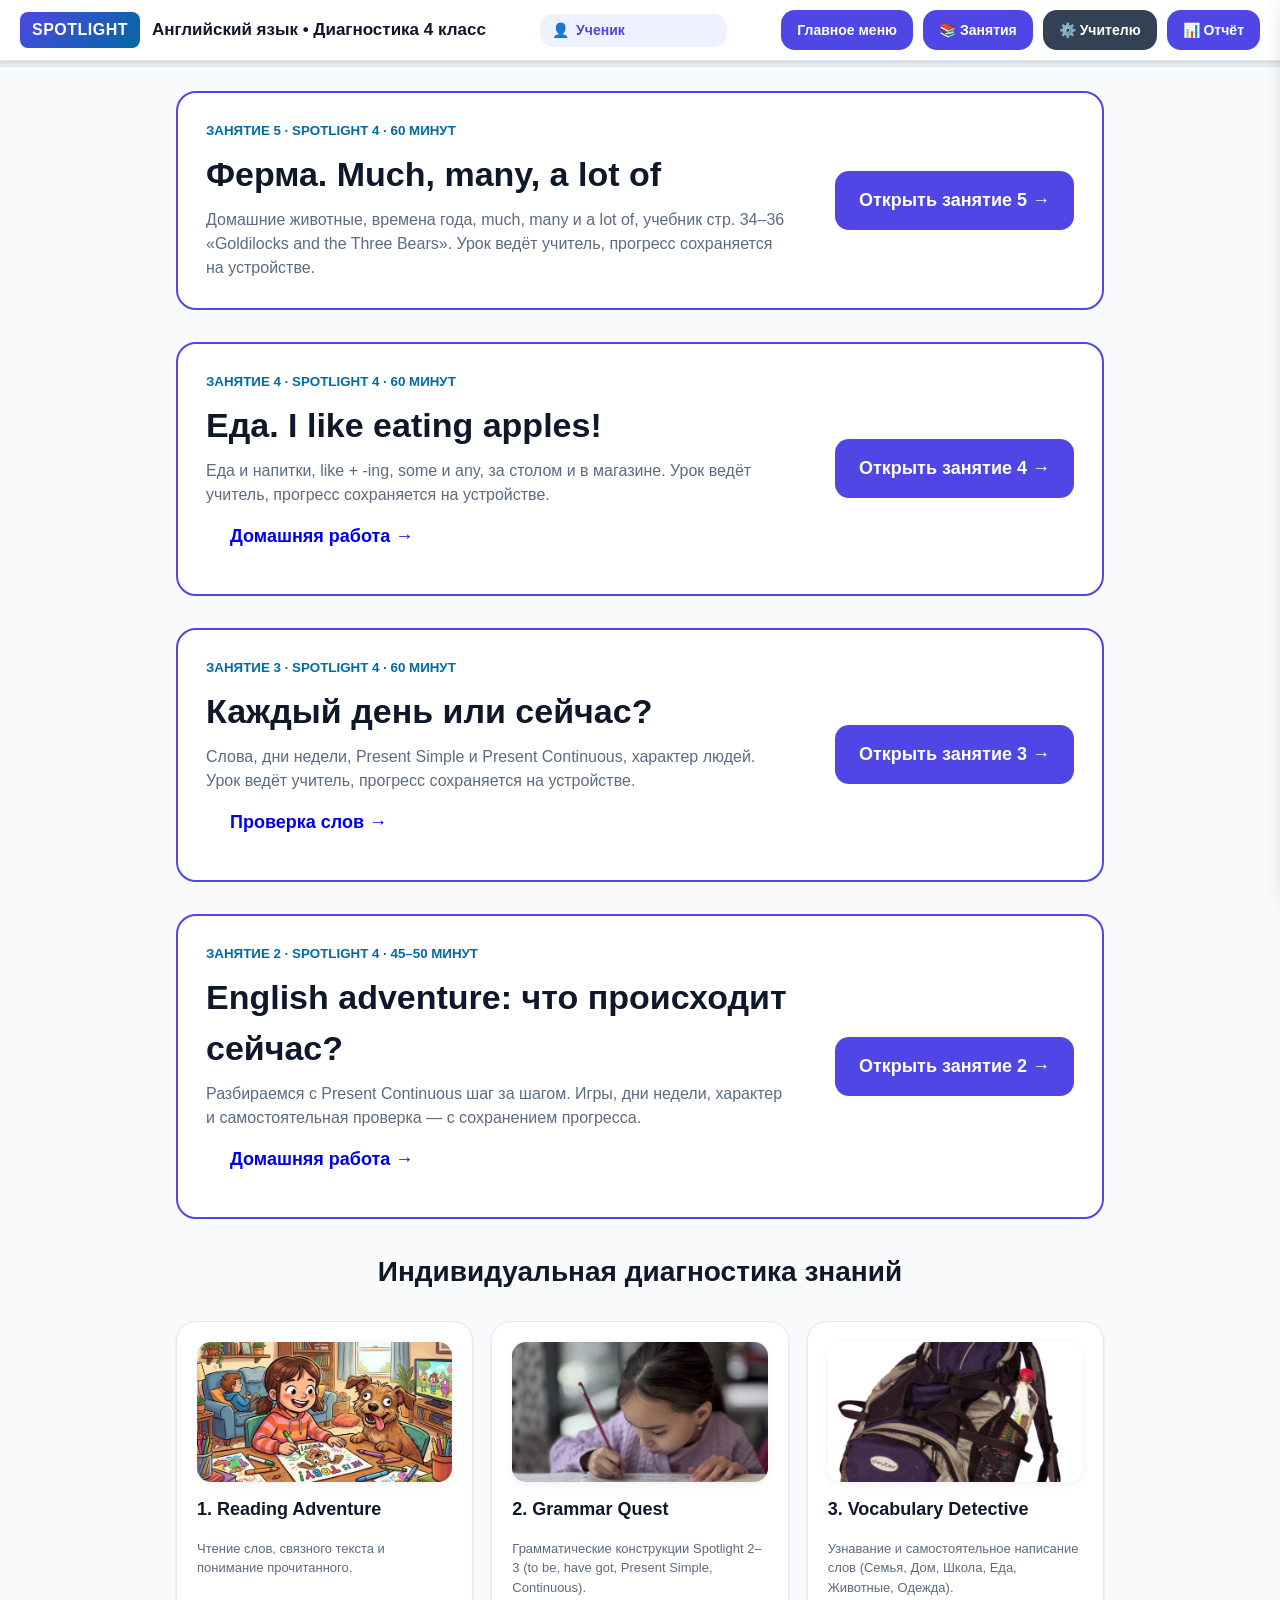
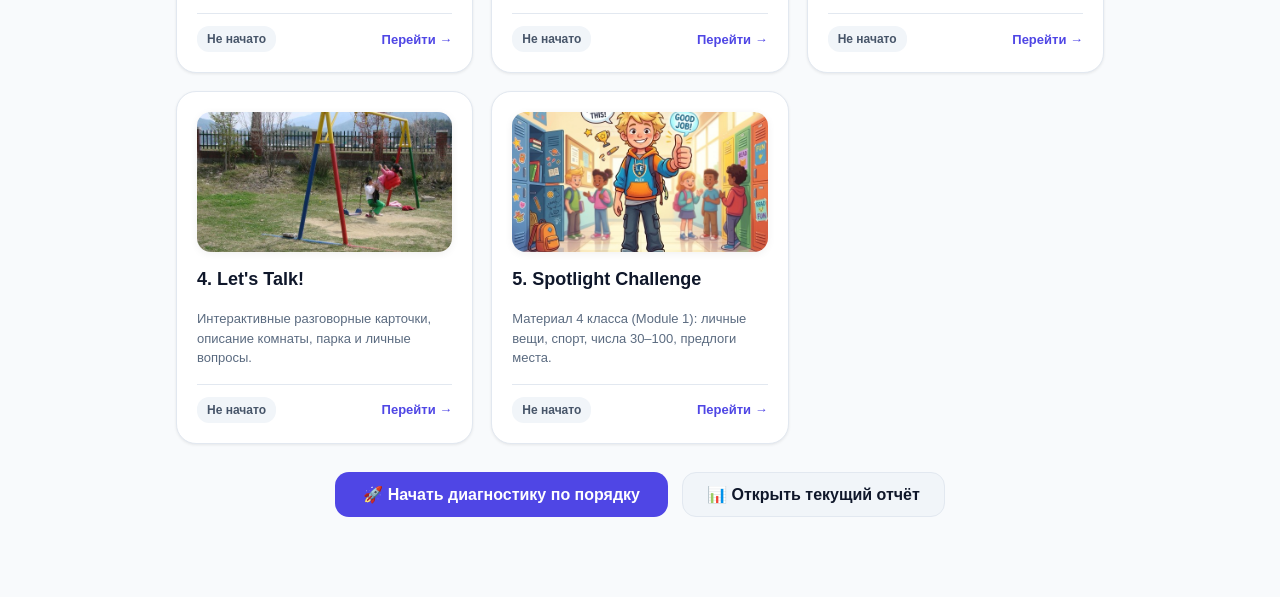
<file: index.html>
<!DOCTYPE html>
<html lang="ru">
<head>
<link rel="apple-touch-icon" sizes="192x192" href="apple-touch-icon.png?v=76e1a9312aab">

  <meta charset="UTF-8">
  <meta name="viewport" content="width=device-width, initial-scale=1.0">
  <title>OKS Teach — диагностика английского Spotlight 2–4</title>
  <meta name="description" content="Индивидуальная диагностика английского: чтение, грамматика, словарный запас, говорение и задания Spotlight 2–4.">
  <link rel="icon" href="favicon.svg?v=4c1187ba76b8" type="image/svg+xml">
  <meta property="og:title" content="OKS Teach — диагностика английского">
  <meta property="og:description" content="Пять разделов диагностики по Spotlight 2–4 и итоговый отчёт для преподавателя.">
  <meta property="og:type" content="website">
  <meta property="og:url" content="https://oks-teach.agent0.ru/">
  <meta property="og:image" content="https://oks-teach.agent0.ru/social-preview.png">
  <meta name="twitter:card" content="summary_large_image">
  <style>
:root {
  --primary: #4f46e5;
  --primary-hover: #4338ca;
  --primary-light: #eef2ff;
  --secondary: #0369a1;
  --secondary-light: #e0f2fe;
  --accent: #f59e0b;
  --accent-light: #fef3c7;
  --success: #10b981;
  --success-light: #d1fae5;
  --danger: #ef4444;
  --danger-light: #fee2e2;
  --bg: #f8fafc;
  --card-bg: #ffffff;
  --text-main: #0f172a;
  --text-muted: #5b6b80;
  --border: #e2e8f0;
  --radius-sm: 8px;
  --radius-md: 14px;
  --radius-lg: 20px;
  --shadow-sm: 0 1px 3px rgba(0,0,0,0.08);
  --shadow-md: 0 4px 12px rgba(0,0,0,0.06);
  --shadow-lg: 0 10px 25px -5px rgba(0,0,0,0.08), 0 8px 10px -6px rgba(0,0,0,0.04);
}

* {
  box-sizing: border-box;
  margin: 0;
  padding: 0;
  -webkit-tap-highlight-color: transparent;
}

body {
  font-family: -apple-system, BlinkMacSystemFont, "Segoe UI", Roboto, "Helvetica Neue", Arial, sans-serif;
  background-color: var(--bg);
  color: var(--text-main);
  line-height: 1.5;
  min-height: 100vh;
  display: flex;
  flex-direction: column;
}

/* TOP NAVBAR */
.navbar {
  position: sticky;
  top: 0;
  z-index: 100;
  background: rgba(255, 255, 255, 0.95);
  backdrop-filter: blur(8px);
  border-bottom: 1px solid var(--border);
  padding: 10px 20px;
  display: flex;
  align-items: center;
  justify-content: space-between;
  box-shadow: var(--shadow-sm);
}

.nav-brand {
  display: flex;
  align-items: center;
  gap: 12px;
  cursor: pointer;
}

.nav-logo-badge {
  background: linear-gradient(135deg, var(--primary), var(--secondary));
  color: white;
  font-weight: 900;
  font-size: 16px;
  padding: 6px 12px;
  border-radius: var(--radius-sm);
  letter-spacing: 0.5px;
}

.nav-title {
  font-size: 17px;
  font-weight: 700;
  color: var(--text-main);
}

.nav-center {
  display: flex;
  align-items: center;
  gap: 16px;
}

.student-badge {
  display: flex;
  align-items: center;
  gap: 6px;
  background: var(--primary-light);
  color: var(--primary);
  padding: 6px 12px;
  border-radius: var(--radius-md);
  font-size: 14px;
  font-weight: 600;
}

.student-input {
  border: 1px solid transparent;
  background: transparent;
  font-weight: 600;
  color: var(--primary);
  font-size: 14px;
  outline: none;
  max-width: 140px;
}

.student-input:focus {
  border-bottom: 1px dashed var(--primary);
}

.timer-badge {
  display: flex;
  align-items: center;
  gap: 6px;
  background: #f1f5f9;
  color: var(--text-muted);
  padding: 6px 12px;
  border-radius: var(--radius-md);
  font-size: 14px;
  font-weight: 700;
  font-variant-numeric: tabular-nums;
}

.nav-actions {
  display: flex;
  align-items: center;
  gap: 10px;
}

.btn {
  display: inline-flex;
  align-items: center;
  justify-content: center;
  gap: 6px;
  font-size: 14px;
  font-weight: 600;
  padding: 8px 16px;
  border-radius: var(--radius-md);
  border: none;
  cursor: pointer;
  transition: all 0.2s ease;
  min-height: 40px;
}

.btn:active {
  transform: scale(0.97);
}

.btn-primary {
  background: var(--primary);
  color: white;
}
.btn-primary:hover {
  background: var(--primary-hover);
}

.btn-secondary {
  background: #f1f5f9;
  color: var(--text-main);
  border: 1px solid var(--border);
}
.btn-secondary:hover {
  background: #e2e8f0;
}

.btn-accent {
  background: var(--accent);
  color: #451a03;
}
.btn-accent:hover {
  background: #d97706;
  color: #1c0a00;
}

.btn-success {
  background: #047857;
  color: white;
}
.btn-success:hover {
  background: #065f46;
}

.btn-outline {
  background: transparent;
  border: 1.5px solid var(--primary);
  color: var(--primary);
}
.btn-outline:hover {
  background: var(--primary-light);
}

.btn-teacher {
  background: #334155;
  color: white;
}
.btn-teacher:hover {
  background: #1e293b;
}

/* APP CONTAINER */
.app-container {
  max-width: 960px;
  margin: 0 auto;
  padding: 24px 16px 80px 16px;
  width: 100%;
  flex: 1;
}

/* PROGRESS BAR */
.global-progress-bar {
  width: 100%;
  height: 6px;
  background: var(--border);
  position: relative;
}
.global-progress-fill {
  height: 100%;
  background: linear-gradient(90deg, var(--primary), var(--secondary));
  transition: width 0.3s ease;
}

/* VIEWS */
.view-panel {
  display: none;
  animation: fadeIn 0.25s ease-out;
}
.view-panel.active {
  display: block;
}

@keyframes fadeIn {
  from { opacity: 0; transform: translateY(6px); }
  to { opacity: 1; transform: translateY(0); }
}

/* HUB SCREEN */
.hub-header {
  text-align: center;
  margin-bottom: 28px;
}
.hub-title {
  font-size: 28px;
  font-weight: 800;
  color: var(--text-main);
  margin-bottom: 8px;
}
.hub-subtitle {
  font-size: 15px;
  color: var(--text-muted);
  max-width: 640px;
  margin: 0 auto;
}

.hub-cards-grid {
  display: grid;
  grid-template-columns: repeat(auto-fit, minmax(280px, 1fr));
  gap: 18px;
  margin-bottom: 28px;
}

.hub-card {
  background: var(--card-bg);
  border: 1.5px solid var(--border);
  border-radius: var(--radius-lg);
  padding: 20px;
  box-shadow: var(--shadow-sm);
  transition: all 0.25s ease;
  cursor: pointer;
  display: flex;
  flex-direction: column;
  position: relative;
  overflow: hidden;
}

.hub-card:hover {
  border-color: var(--primary);
  box-shadow: var(--shadow-md);
  transform: translateY(-3px);
}

.hub-card-header {
  display: flex;
  align-items: center;
  justify-content: space-between;
  margin-bottom: 12px;
}

.hub-card-icon {
  font-size: 28px;
  width: 48px;
  height: 48px;
  border-radius: var(--radius-md);
  background: var(--primary-light);
  display: flex;
  align-items: center;
  justify-content: center;
}

.hub-card-time {
  font-size: 12px;
  font-weight: 700;
  color: var(--text-muted);
  background: #f1f5f9;
  padding: 4px 8px;
  border-radius: 20px;
}

.hub-card-title {
  font-size: 18px;
  font-weight: 700;
  color: var(--text-main);
  margin-bottom: 4px;
}

.hub-card-desc {
  font-size: 13px;
  color: var(--text-muted);
  margin-bottom: 16px;
  flex: 1;
}

.hub-card-footer {
  display: flex;
  align-items: center;
  justify-content: space-between;
  border-top: 1px solid var(--border);
  padding-top: 12px;
  font-size: 13px;
  font-weight: 600;
}

.status-badge {
  padding: 4px 10px;
  border-radius: 12px;
  font-size: 12px;
  font-weight: 700;
}
.status-not-started {
  background: #f1f5f9;
  color: #475569;
}
.status-in-progress {
  background: var(--accent-light);
  color: #b45309;
}
.status-completed {
  background: var(--success-light);
  color: #065f46;
}
.status-skipped {
  background: #f3f4f6;
  color: #4b5563;
}

.hub-actions {
  display: flex;
  justify-content: center;
  gap: 14px;
  flex-wrap: wrap;
}

/* "ДАВАЙ ВСПОМНИМ!" CARD (REMINDER) */
.reminder-box {
  background: #fffdf5;
  border: 1.5px solid #fde68a;
  border-radius: var(--radius-md);
  padding: 16px 20px;
  margin-bottom: 22px;
  box-shadow: 0 2px 8px rgba(245, 158, 11, 0.08);
  position: relative;
  transition: all 0.25s ease;
}

.reminder-header {
  display: flex;
  align-items: center;
  justify-content: space-between;
  gap: 10px;
}

.reminder-title-wrap {
  display: flex;
  align-items: center;
  flex-wrap: wrap;
  min-width: 0;
  gap: 8px;
}

.reminder-bulb {
  font-size: 20px;
  animation: glow 2s infinite alternate;
}

@keyframes glow {
  from { filter: drop-shadow(0 0 2px rgba(245, 158, 11, 0.4)); }
  to { filter: drop-shadow(0 0 6px rgba(245, 158, 11, 0.9)); }
}

.reminder-title {
  font-size: 15px;
  font-weight: 800;
  color: #92400e;
}

.reminder-topic-tag {
  background: #fef3c7;
  color: #b45309;
  font-size: 12px;
  font-weight: 700;
  padding: 2px 8px;
  border-radius: 8px;
  margin-left: 6px;
}

.reminder-toggle-btn {
  background: transparent;
  border: none;
  font-size: 12px;
  font-weight: 700;
  color: #b45309;
  cursor: pointer;
  padding: 4px 8px;
  border-radius: var(--radius-sm);
  display: flex;
  align-items: center;
  flex-shrink: 0;
  gap: 4px;
}
.reminder-toggle-btn:hover {
  background: #fef3c7;
}

.reminder-body {
  margin-top: 10px;
  border-top: 1px dashed #fde68a;
  padding-top: 10px;
}
.reminder-body.collapsed {
  display: none;
}

.reminder-text {
  font-size: 14px;
  color: #78350f;
  margin-bottom: 6px;
  line-height: 1.45;
}

.reminder-example {
  background: rgba(255, 255, 255, 0.8);
  border-left: 3px solid #f59e0b;
  padding: 6px 12px;
  border-radius: 4px;
  font-size: 13.5px;
  color: #451a03;
  margin-top: 6px;
}
.reminder-example em {
  font-style: italic;
  font-weight: 600;
}

.reminder-diagram-wrap {
  margin-top: 10px;
  display: flex;
  justify-content: center;
}

/* SECTION SHELL */
.section-header {
  display: flex;
  align-items: center;
  justify-content: space-between;
  margin-bottom: 18px;
  flex-wrap: wrap;
  gap: 10px;
}

.section-info {
  display: flex;
  align-items: center;
  gap: 12px;
}

.section-badge-title {
  font-size: 20px;
  font-weight: 800;
  color: var(--text-main);
}

.section-step-indicator {
  font-size: 13px;
  font-weight: 700;
  color: var(--text-muted);
  background: var(--card-bg);
  border: 1px solid var(--border);
  padding: 4px 10px;
  border-radius: var(--radius-md);
}

/* EXERCISE CONTAINER */
.exercise-card {
  background: var(--card-bg);
  border: 1px solid var(--border);
  border-radius: var(--radius-lg);
  padding: 24px;
  box-shadow: var(--shadow-sm);
  margin-bottom: 20px;
}

/* READING SECTION STYLES */
.book-card-stage {
  perspective: 1000px;
  display: flex;
  flex-direction: column;
  align-items: center;
}

.book-card {
  width: 100%;
  max-width: 440px;
  background: #ffffff;
  border: 2px solid #e2e8f0;
  border-radius: var(--radius-lg);
  padding: 30px 24px;
  text-align: center;
  box-shadow: var(--shadow-md);
  margin-bottom: 20px;
  transition: transform 0.3s ease;
  position: relative;
}

.book-card-svg {
  width: 90px;
  height: 90px;
  margin: 0 auto 16px auto;
}

.book-card-word {
  font-size: 42px;
  font-weight: 900;
  color: var(--primary);
  letter-spacing: 1px;
  margin-bottom: 8px;
}

.book-card-rule-label {
  font-size: 13px;
  color: var(--text-muted);
  font-weight: 600;
}

/* Teacher Inline Scoring Toolbar (Hidden from student by default) */
.teacher-inline-bar {
  display: none;
  background: #f8fafc;
  border: 1.5px dashed #cbd5e1;
  border-radius: var(--radius-md);
  padding: 14px 18px;
  margin-top: 18px;
  width: 100%;
  max-width: 580px;
}

body.show-teacher-eval .teacher-inline-bar {
  display: block;
}

.speaking-speech-bubble {
  display: flex;
  align-items: center;
  gap: 12px;
  background: #f0fdf4;
  border: 1.5px solid #bbf7d0;
  border-radius: var(--radius-md);
  padding: 14px 18px;
  margin: 16px 0;
  color: #166534;
  font-size: 15px;
  font-weight: 600;
  line-height: 1.5;
}

.teacher-bar-label {
  font-size: 12px;
  font-weight: 800;
  text-transform: uppercase;
  color: #475569;
  margin-bottom: 8px;
  display: flex;
  align-items: center;
  gap: 6px;
}

.teacher-score-btns {
  display: flex;
  gap: 10px;
  flex-wrap: wrap;
}

.score-btn {
  flex: 1;
  min-width: 120px;
  padding: 8px 12px;
  border-radius: var(--radius-sm);
  font-size: 13px;
  font-weight: 700;
  border: 1.5px solid var(--border);
  background: white;
  color: var(--text-main);
  cursor: pointer;
  transition: all 0.2s;
  display: flex;
  flex-direction: column;
  align-items: center;
  gap: 2px;
}

.score-btn:hover {
  border-color: var(--primary);
}

.score-btn.active-2 {
  background: #ecfdf5;
  border-color: #10b981;
  color: #065f46;
}
.score-btn.active-1 {
  background: #fffbeb;
  border-color: #f59e0b;
  color: #b45309;
}
.score-btn.active-0 {
  background: #fef2f2;
  border-color: #ef4444;
  color: #991b1b;
}

.listen-btn-wrap {
  margin-top: 10px;
  text-align: center;
}

/* STORY STAGE */
.story-box {
  background: #fafafa;
  border: 1px solid var(--border);
  border-radius: var(--radius-md);
  padding: 24px;
  font-size: 19px;
  line-height: 1.8;
  color: #1e293b;
  font-family: Georgia, serif;
  margin: 16px 0;
}

.story-box p {
  margin-bottom: 12px;
}

.story-svg-wrap {
  display: flex;
  justify-content: center;
  margin: 16px 0;
}

.svg-scene {
  max-width: 100%;
  height: auto;
  border-radius: var(--radius-md);
  box-shadow: var(--shadow-sm);
}

/* MCQ OPTIONS */
.question-prompt {
  font-size: 20px;
  font-weight: 700;
  color: var(--text-main);
  margin-bottom: 18px;
}

.options-grid {
  display: grid;
  grid-template-columns: repeat(auto-fit, minmax(200px, 1fr));
  gap: 14px;
}

.option-btn {
  background: #ffffff;
  border: 2px solid var(--border);
  border-radius: var(--radius-md);
  padding: 16px 20px;
  font-size: 18px;
  font-weight: 700;
  color: var(--text-main);
  cursor: pointer;
  transition: all 0.2s ease;
  text-align: center;
  min-height: 60px;
  display: flex;
  align-items: center;
  justify-content: center;
}

.option-btn:hover {
  border-color: var(--primary);
  background: var(--primary-light);
  transform: translateY(-2px);
}

.option-btn.selected {
  border-color: var(--primary);
  background: var(--primary-light);
  color: var(--primary);
  box-shadow: 0 0 0 2px var(--primary);
}

/* TRUE / FALSE BUTTONS */
.tf-grid {
  display: grid;
  grid-template-columns: 1fr 1fr;
  gap: 16px;
  max-width: 480px;
  margin: 0 auto;
}
.tf-btn {
  padding: 20px;
  font-size: 22px;
  font-weight: 800;
  border-radius: var(--radius-md);
}

/* SENTENCE BUILDER (DRAG & DROP / CLICK) */
.sentence-builder-zone {
  display: flex;
  flex-direction: column;
  gap: 18px;
  margin: 20px 0;
}

.sentence-target-slot {
  min-height: 68px;
  background: #f8fafc;
  border: 2px dashed #94a3b8;
  border-radius: var(--radius-md);
  padding: 12px;
  display: flex;
  flex-wrap: wrap;
  gap: 10px;
  align-items: center;
}

.sentence-target-slot.active-drag {
  border-color: var(--primary);
  background: var(--primary-light);
}

.sentence-bank-slot {
  min-height: 68px;
  background: #ffffff;
  border: 1px solid var(--border);
  border-radius: var(--radius-md);
  padding: 12px;
  display: flex;
  flex-wrap: wrap;
  gap: 10px;
  align-items: center;
}

.word-chip {
  background: #ffffff;
  border: 2px solid var(--primary);
  color: var(--primary);
  font-family: inherit;
  font-size: 18px;
  font-weight: 700;
  padding: 8px 16px;
  border-radius: var(--radius-sm);
  cursor: grab;
  user-select: none;
  box-shadow: var(--shadow-sm);
  transition: all 0.2s;
}

.word-chip:hover {
  background: var(--primary-light);
  transform: scale(1.04);
}

.word-chip:active {
  cursor: grabbing;
}

.word-chip.in-target {
  background: var(--primary);
  color: white;
}

/* VOCABULARY DETECTIVE */
.tree-container {
  display: flex;
  justify-content: center;
  margin: 16px 0;
}

.svg-family-tree {
  max-width: 100%;
  height: auto;
}

.tree-card {
  cursor: pointer;
  transition: transform 0.2s;
}
.tree-card:hover {
  transform: scale(1.04);
}
.tree-card.selected rect {
  stroke: #f59e0b;
  stroke-width: 4px;
  fill: #fffbeb;
}

.scene-obj {
  cursor: pointer;
  transition: all 0.2s;
}
.scene-obj:hover {
  filter: drop-shadow(0 0 6px rgba(79, 70, 229, 0.7));
}
.scene-obj.selected {
  filter: drop-shadow(0 0 10px rgba(16, 185, 129, 0.9));
}

.svg-game-scene {
  max-width: 100%;
  height: auto;
  border-radius: var(--radius-md);
  box-shadow: var(--shadow-sm);
}

.active-input-wrap {
  display: flex;
  gap: 12px;
  margin: 16px 0;
  max-width: 460px;
}

.text-input-lg {
  flex: 1;
  padding: 12px 18px;
  font-size: 20px;
  font-weight: 700;
  border: 2px solid var(--border);
  border-radius: var(--radius-md);
  outline: none;
  transition: border-color 0.2s;
}
.text-input-lg:focus {
  border-color: var(--primary);
}

/* SPEAKING CARDS */
.speaking-card {
  background: #ffffff;
  border: 2px solid var(--border);
  border-radius: var(--radius-lg);
  padding: 24px;
  box-shadow: var(--shadow-md);
  margin-bottom: 20px;
}

.speaking-question {
  font-size: 24px;
  font-weight: 800;
  color: var(--primary);
  margin-bottom: 14px;
}

.speaking-audio-widget {
  display: flex;
  align-items: center;
  gap: 12px;
  background: #f8fafc;
  padding: 12px 16px;
  border-radius: var(--radius-md);
  margin: 16px 0;
}

/* SPOTLIGHT CHALLENGE MATCHING */
.matching-board {
  display: grid;
  grid-template-columns: 1fr 1fr;
  gap: 20px;
  margin: 20px 0;
}

.matching-items-col, .matching-targets-col {
  display: flex;
  flex-direction: column;
  gap: 12px;
}

.match-card {
  background: #ffffff;
  border: 2px solid var(--border);
  border-radius: var(--radius-md);
  padding: 12px 16px;
  display: flex;
  align-items: center;
  gap: 12px;
  cursor: pointer;
  transition: all 0.2s;
}
.matching-items-col > button.match-card {
  font: inherit;
  text-align: left;
}
.match-card:focus-visible {
  outline: 3px solid var(--accent);
  outline-offset: 3px;
}
.match-card:hover {
  border-color: var(--primary);
  background: var(--primary-light);
}
.match-card.selected {
  border-color: var(--accent);
  background: var(--accent-light);
  transform: scale(1.02);
}
.match-card.paired {
  border-color: var(--success);
  background: var(--success-light);
  cursor: default;
}

/* FOOTER NAV */
.nav-footer {
  display: flex;
  align-items: center;
  justify-content: space-between;
  margin-top: 24px;
  padding-top: 18px;
  border-top: 1px solid var(--border);
}

/* TEACHER DRAWER */
.teacher-drawer-overlay {
  position: fixed;
  inset: 0;
  background: rgba(15, 23, 42, 0.4);
  backdrop-filter: blur(2px);
  z-index: 200;
  display: none;
}
.teacher-drawer-overlay.active {
  display: block;
}

.teacher-drawer {
  position: fixed;
  top: 0;
  right: -560px;
  width: 540px;
  max-width: 95vw;
  height: 100vh;
  background: #ffffff;
  box-shadow: -8px 0 25px rgba(0,0,0,0.15);
  z-index: 210;
  display: flex;
  flex-direction: column;
  transition: right 0.3s cubic-bezier(0.16, 1, 0.3, 1);
}
.teacher-drawer.active {
  right: 0;
}

.drawer-header {
  padding: 18px 24px;
  border-bottom: 1px solid var(--border);
  display: flex;
  align-items: center;
  justify-content: space-between;
  background: #1e293b;
  color: white;
}

.drawer-body {
  flex: 1;
  overflow-y: auto;
  padding: 24px;
}

.drawer-footer {
  padding: 16px 24px;
  border-top: 1px solid var(--border);
  display: flex;
  gap: 10px;
  background: #f8fafc;
}

.toggle-switch-row {
  display: flex;
  align-items: center;
  justify-content: space-between;
  padding: 12px 0;
  border-bottom: 1px solid var(--border);
}

.toggle-switch {
  position: relative;
  display: inline-block;
  width: 48px;
  height: 26px;
}
.toggle-switch input {
  opacity: 0;
  width: 0;
  height: 0;
}
.slider {
  position: absolute;
  cursor: pointer;
  inset: 0;
  background-color: #cbd5e1;
  transition: .3s;
  border-radius: 34px;
}
.slider:before {
  position: absolute;
  content: "";
  height: 20px;
  width: 20px;
  left: 3px;
  bottom: 3px;
  background-color: white;
  transition: .3s;
  border-radius: 50%;
}
input:checked + .slider {
  background-color: var(--primary);
}
input:checked + .slider:before {
  transform: translateX(22px);
}

/* REPORT VIEW */
.report-header {
  text-align: center;
  margin-bottom: 28px;
}
.report-title {
  font-size: 28px;
  font-weight: 800;
  color: var(--text-main);
}

.report-summary-cards {
  display: grid;
  grid-template-columns: repeat(auto-fit, minmax(180px, 1fr));
  gap: 14px;
  margin-bottom: 24px;
}

.metric-card {
  background: var(--card-bg);
  border: 1px solid var(--border);
  border-radius: var(--radius-md);
  padding: 18px;
  text-align: center;
}
.metric-val {
  font-size: 28px;
  font-weight: 900;
  color: var(--primary);
  margin-bottom: 4px;
}
.metric-lbl {
  font-size: 13px;
  font-weight: 600;
  color: var(--text-muted);
}

.skill-scores-grid {
  display: grid;
  grid-template-columns: repeat(auto-fit, minmax(260px, 1fr));
  gap: 16px;
  margin-bottom: 24px;
}

.skill-card {
  background: var(--card-bg);
  border: 1px solid var(--border);
  border-radius: var(--radius-md);
  padding: 18px;
}
.skill-card-head {
  display: flex;
  align-items: center;
  justify-content: space-between;
  margin-bottom: 12px;
}
.skill-card-title {
  font-weight: 700;
  font-size: 16px;
}
.skill-card-score {
  font-weight: 800;
  color: var(--primary);
}

.recommendations-box {
  background: #f0fdf4;
  border: 1.5px solid #86efac;
  border-radius: var(--radius-md);
  padding: 20px;
  margin-bottom: 24px;
}
.recommendations-title {
  font-size: 18px;
  font-weight: 800;
  color: #166534;
  margin-bottom: 12px;
  display: flex;
  align-items: center;
  gap: 8px;
}
.recommendations-list {
  padding-left: 20px;
  color: #14532d;
  font-size: 14.5px;
  line-height: 1.6;
}

.answers-table-wrap {
  overflow-x: auto;
  margin: 20px 0;
  background: var(--card-bg);
  border: 1px solid var(--border);
  border-radius: var(--radius-md);
}

.answers-table {
  width: 100%;
  border-collapse: collapse;
  font-size: 13.5px;
  text-align: left;
}

.answers-table th {
  background: #f8fafc;
  padding: 10px 14px;
  font-weight: 700;
  color: #475569;
  border-bottom: 1px solid var(--border);
}

.answers-table td {
  padding: 10px 14px;
  border-bottom: 1px solid var(--border);
  color: var(--text-main);
}

.badge-pill {
  display: inline-block;
  padding: 2px 8px;
  border-radius: 12px;
  font-size: 11px;
  font-weight: 700;
}

/* PRINT MEDIA QUERY */
@media print {
  body {
    background: white !important;
    color: black !important;
  }
  .navbar, .global-progress-bar, .hub-actions, .nav-footer, .btn, .teacher-drawer, .teacher-drawer-overlay, .reminder-toggle-btn, .skip-link, .speech-notice {
    display: none !important;
  }
  .app-container {
    padding: 0 !important;
    max-width: 100% !important;
  }
  .report-view.active {
    display: block !important;
  }
  .metric-card, .skill-card, .recommendations-box, .answers-table-wrap {
    border: 1px solid #ccc !important;
    box-shadow: none !important;
    break-inside: avoid;
  }
  #report-teacher-notes {
    display: none !important;
  }
  .print-notes {
    display: block !important;
  }
  .answers-table-wrap {
    overflow: visible !important;
  }
}

/* RESPONSIVE BREAKPOINTS */
@media (max-width: 640px) {
  .navbar {
    padding: 8px 12px;
  }
  .nav-title {
    display: none;
  }
  .hub-cards-grid {
    grid-template-columns: 1fr;
  }
  .tf-grid {
    grid-template-columns: 1fr;
  }
  .matching-board {
    grid-template-columns: 1fr;
  }
}
/* REAL PHOTO STYLES */
.real-photo-card {
  width: 150px;
  height: 150px;
  object-fit: cover;
  border-radius: var(--radius-md);
  box-shadow: var(--shadow-sm);
  margin: 0 auto 16px auto;
  display: block;
  border: 2px solid var(--border);
}

.hub-card-thumb {
  width: 100%;
  height: 140px;
  object-fit: cover;
  border-radius: var(--radius-md);
  margin-bottom: 14px;
  box-shadow: 0 2px 8px rgba(0,0,0,0.06);
  display: block;
}

.grammar-photo-prompt {
  max-height: 160px;
  max-width: 260px;
  width: auto;
  object-fit: cover;
  border-radius: var(--radius-md);
  box-shadow: 0 4px 12px rgba(0,0,0,0.08);
  margin: 0 auto 16px auto;
  display: block;
  border: 1.5px solid var(--border);
}

.real-photo-scene {
  width: auto;
  max-width: 100%;
  max-height: 230px;
  object-fit: contain;
  background: #f8fafc;
  border-radius: var(--radius-md);
  box-shadow: var(--shadow-sm);
  display: block;
  margin: 14px auto;
  border: 2px solid var(--border);
}

.real-photo-active {
  width: 160px;
  height: 140px;
  object-fit: cover;
  border-radius: var(--radius-md);
  box-shadow: var(--shadow-sm);
  border: 2px solid var(--border);
  display: block;
}

.real-avatar {
  width: 60px;
  height: 60px;
  border-radius: 50%;
  object-fit: cover;
  border: 2.5px solid var(--primary);
  flex-shrink: 0;
}

/* REAL PHOTO SCENE GRID */
.room-items-grid {
  display: grid;
  grid-template-columns: repeat(auto-fit, minmax(130px, 1fr));
  gap: 16px;
  margin: 18px 0;
}

.scene-photo-card {
  background: white;
  border: 2.5px solid var(--border);
  border-radius: var(--radius-md);
  padding: 8px;
  text-align: center;
  cursor: pointer;
  transition: all 0.22s ease;
  box-shadow: var(--shadow-sm);
}

.scene-photo-card:hover {
  border-color: var(--primary);
  transform: translateY(-3px) scale(1.02);
  box-shadow: var(--shadow-md);
}

.scene-photo-card.selected {
  border-color: var(--success);
  box-shadow: 0 0 0 3px rgba(16, 185, 129, 0.4);
  background: #ecfdf5;
}

.scene-photo-card img {
  width: 100%;
  height: 100px;
  object-fit: cover;
  border-radius: var(--radius-sm);
  display: block;
}




/* FAMILY TREE REAL PHOTOS */
.family-tree-grid {
  display: grid;
  grid-template-columns: 1fr 1fr;
  gap: 16px;
  max-width: 540px;
  margin: 20px auto;
}

.tree-member-card {
  background: white;
  border: 2.5px solid var(--border);
  border-radius: var(--radius-md);
  padding: 14px;
  display: flex;
  align-items: center;
  gap: 12px;
  cursor: pointer;
  transition: all 0.2s ease;
  box-shadow: var(--shadow-sm);
}

.tree-member-card:hover {
  border-color: var(--primary);
  transform: scale(1.02);
}

.tree-member-card.selected {
  border-color: var(--accent);
  background: #fffbeb;
  box-shadow: 0 0 0 3px rgba(245, 158, 11, 0.4);
}
/* STORY REFERENCE IN QUESTIONS */
.story-reference-box {
  background: #f8fafc;
  border: 1.5px solid #cbd5e1;
  border-left: 4px solid var(--primary);
  border-radius: var(--radius-md);
  padding: 16px 20px;
  margin-bottom: 22px;
  box-shadow: var(--shadow-sm);
}

.story-reference-header {
  font-size: 13.5px;
  font-weight: 800;
  color: var(--primary);
  letter-spacing: 0.5px;
  margin-bottom: 8px;
  display: flex;
  align-items: center;
  gap: 6px;
}

.story-reference-text {
  font-family: Georgia, serif;
  font-size: 16.5px;
  line-height: 1.7;
  color: #1e293b;
}

.story-reference-text p {
  margin-bottom: 8px;
}

.story-reference-text p:last-child {
  margin-bottom: 0;
}

/* FAMILY TREE INTUITIVE DESIGN */
.family-tree-wrapper {
  background: #f8fafc;
  border: 1.5px solid #e2e8f0;
  border-radius: var(--radius-lg);
  padding: 14px 18px;
  margin: 12px auto 16px auto;
  max-width: 600px;
  box-shadow: 0 4px 14px rgba(0, 0, 0, 0.03);
}

.tree-context-card {
  display: flex;
  align-items: center;
  gap: 10px;
  background: #ffffff;
  border: 1.5px solid #bbf7d0;
  border-left: 4px solid #22c55e;
  border-radius: var(--radius-md);
  padding: 8px 14px;
  margin-bottom: 12px;
  font-size: 13.5px;
  line-height: 1.45;
  color: #14532d;
}

.tree-context-icon {
  font-size: 22px;
  line-height: 1;
  flex-shrink: 0;
}

.tree-gen-badge {
  text-align: center;
  font-size: 10.5px;
  font-weight: 800;
  letter-spacing: 0.8px;
  text-transform: uppercase;
  color: #475569;
  margin-bottom: 6px;
  display: flex;
  align-items: center;
  justify-content: center;
  gap: 8px;
}

.tree-gen-badge::before,
.tree-gen-badge::after {
  content: "";
  height: 1px;
  width: 35px;
  background: #cbd5e1;
}

.tree-row {
  display: flex;
  align-items: center;
  justify-content: space-between;
  gap: 12px;
  width: 100%;
}

.tree-member-card {
  background: #ffffff;
  border: 2px solid #cbd5e1;
  border-radius: 12px;
  padding: 7px 12px;
  display: flex;
  align-items: center;
  gap: 10px;
  cursor: pointer;
  transition: all 0.2s cubic-bezier(0.4, 0, 0.2, 1);
  box-shadow: 0 2px 5px rgba(0, 0, 0, 0.03);
  flex: 1;
  max-width: 240px;
  user-select: none;
}

.tree-member-card:hover {
  border-color: var(--primary);
  transform: translateY(-2px);
  box-shadow: 0 5px 12px rgba(99, 102, 241, 0.15);
}

.tree-member-card.selected {
  border-color: #2563eb;
  background: #eff6ff;
  box-shadow: 0 0 0 3px rgba(37, 99, 235, 0.22);
}

.real-avatar {
  width: 48px;
  height: 48px;
  border-radius: 50%;
  object-fit: cover;
  border: 2px solid var(--primary);
  flex-shrink: 0;
  background: #f1f5f9;
}

.tree-member-info {
  display: flex;
  flex-direction: column;
  gap: 2px;
  text-align: left;
}

.tree-member-name {
  font-size: 15px;
  font-weight: 800;
  color: #0f172a;
}

.tree-role-tag {
  font-size: 11px;
  font-weight: 700;
  padding: 2px 6px;
  border-radius: 5px;
  display: inline-block;
  white-space: nowrap;
}

.tree-role-tag.mum {
  background: #fdf2f8;
  color: #be185d;
  border: 1px solid #fbcfe8;
}

.tree-role-tag.sister {
  background: #faf5ff;
  color: #7e22ce;
  border: 1px solid #f3e8ff;
}

.tree-role-tag.daughter {
  background: #ecfdf5;
  color: #047857;
  border: 1px solid #a7f3d0;
}

.tree-role-tag.son {
  background: #eff6ff;
  color: #1d4ed8;
  border: 1px solid #bfdbfe;
}

.tree-sisters-bridge {
  display: flex;
  flex-direction: column;
  align-items: center;
  justify-content: center;
  min-width: 80px;
  position: relative;
}

.tree-bridge-line {
  width: 100%;
  height: 2px;
  background: #94a3b8;
  position: absolute;
  top: 50%;
  z-index: 1;
}

.tree-bridge-pill {
  position: relative;
  z-index: 2;
  font-size: 10.5px;
  font-weight: 800;
  background: #e0e7ff;
  color: #3730a3;
  padding: 2px 7px;
  border-radius: 10px;
  border: 1px solid #c7d2fe;
  white-space: nowrap;
}

.tree-branches-row {
  display: flex;
  justify-content: space-between;
  width: 100%;
  padding: 0 45px;
  margin: 4px 0;
}

.tree-vertical-branch {
  display: flex;
  flex-direction: column;
  align-items: center;
  gap: 1px;
  color: #475569;
  font-size: 10.5px;
  font-weight: 700;
}

.tree-v-line {
  width: 2px;
  height: 10px;
  background: #94a3b8;
}

.tree-branch-tag {
  background: #f1f5f9;
  border: 1px solid #cbd5e1;
  padding: 1px 7px;
  border-radius: 5px;
  font-size: 10px;
  color: #475569;
}

.tree-arrow {
  font-size: 10px;
  color: #64748b;
  line-height: 1;
}

.tree-cousins-footer {
  display: flex;
  align-items: center;
  justify-content: center;
  width: 100%;
  margin-top: 10px;
  position: relative;
}

.tree-dashed-line {
  width: 80%;
  height: 1px;
  border-top: 2px dashed #94a3b8;
  position: absolute;
  top: 50%;
  z-index: 1;
}

.tree-cousins-pill {
  position: relative;
  z-index: 2;
  font-size: 10.5px;
  font-weight: 700;
  background: #f8fafc;
  color: #475569;
  padding: 2px 8px;
  border-radius: 10px;
  border: 1.5px solid #cbd5e1;
}

/* CELEBRATION MODAL & OVERLAY */
.modal-backdrop {
  position: fixed;
  top: 0;
  left: 0;
  width: 100vw;
  height: 100vh;
  background: rgba(15, 23, 42, 0.65);
  backdrop-filter: blur(5px);
  -webkit-backdrop-filter: blur(5px);
  display: flex;
  align-items: center;
  justify-content: center;
  z-index: 9990;
  padding: 20px;
  animation: modalFadeIn 0.25s ease-out;
}

@keyframes modalFadeIn {
  from { opacity: 0; }
  to { opacity: 1; }
}

.modal-card {
  background: #ffffff;
  border-radius: 24px;
  max-width: 480px;
  width: 100%;
  padding: 32px 28px;
  text-align: center;
  box-shadow: 0 25px 50px -12px rgba(0, 0, 0, 0.25);
  transform: translateY(0);
  animation: modalSlideUp 0.3s cubic-bezier(0.16, 1, 0.3, 1);
  border: 1px solid rgba(255, 255, 255, 0.8);
}

@keyframes modalSlideUp {
  from { transform: translateY(24px) scale(0.96); opacity: 0; }
  to { transform: translateY(0) scale(1); opacity: 1; }
}

.modal-badge {
  font-size: 56px;
  margin-bottom: 12px;
  line-height: 1;
}

.modal-title {
  font-size: 24px;
  font-weight: 800;
  color: #1e293b;
  margin-bottom: 8px;
  line-height: 1.25;
}

.modal-subtitle {
  font-size: 15px;
  color: #475569;
  margin-bottom: 20px;
  line-height: 1.5;
}

.modal-score-box {
  background: #f0fdf4;
  border: 1.5px solid #86efac;
  border-radius: 16px;
  padding: 16px;
  margin-bottom: 24px;
}

.modal-actions {
  display: flex;
  flex-direction: column;
  gap: 10px;
}

@media (min-width: 480px) {
  .modal-actions {
    flex-direction: row;
    justify-content: center;
  }
}

/* SPEAKER AUDIO BUTTON PULSE */
.btn-speaker-active {
  animation: speakerPulse 1.2s infinite ease-in-out !important;
  background-color: #e0f2fe !important;
  border-color: #38bdf8 !important;
  color: #0369a1 !important;
}

@keyframes speakerPulse {
  0% { transform: scale(1); box-shadow: 0 0 0 0 rgba(56, 189, 248, 0.4); }
  50% { transform: scale(1.03); box-shadow: 0 0 0 8px rgba(56, 189, 248, 0); }
  100% { transform: scale(1); box-shadow: 0 0 0 0 rgba(56, 189, 248, 0); }
}

/* READINESS LEVEL BADGE */
.readiness-badge {
  display: inline-flex;
  align-items: center;
  gap: 8px;
  padding: 8px 18px;
  border-radius: 30px;
  font-size: 15px;
  font-weight: 700;
  margin-top: 10px;
}
.readiness-high {
  background: #dcfce7;
  color: #15803d;
  border: 1.5px solid #86efac;
}
.readiness-mid {
  background: #fef9c3;
  color: #a16207;
  border: 1.5px solid #fde047;
}
.readiness-low {
  background: #fee2e2;
  color: #b91c1c;
  border: 1.5px solid #fca5a5;
}


/* Keep every navigation action reachable on narrow screens. */
@media (max-width: 1000px) {
  .navbar { flex-wrap: wrap; gap: 10px; }
  .nav-center { min-width: 0; }
  .nav-actions { margin-left: auto; }
}
@media (max-width: 640px) {
  .nav-brand { width: 100%; justify-content: center; }
  .nav-title { display: inline; font-size: 12px; }
  .nav-logo-badge { font-size: 12px; }
  .nav-center { flex: 1; }
  .student-badge { min-width: 0; padding: 6px 8px; }
  .student-input { width: 100%; min-width: 0; max-width: 120px; }
  .nav-actions { gap: 6px; }
  .nav-actions .btn { padding: 8px; font-size: 12px; }
  .active-input-wrap { flex-wrap: wrap; min-width: 0; max-width: 100%; }
  .text-input-lg { min-width: 0; max-width: 100%; }
  .nav-footer { flex-wrap: wrap; gap: 8px; }
}

@media (max-width: 640px) {
  .family-tree-wrapper { padding: 12px 8px; }
  .tree-row { display: grid; grid-template-columns: minmax(0, 1fr) minmax(0, 1fr); gap: 8px; }
  .tree-member-card { min-width: 0; max-width: 100%; padding: 8px 4px; flex-direction: column; gap: 5px; }
  .tree-member-info { min-width: 0; text-align: center; }
  .tree-role-tag { white-space: normal; overflow-wrap: anywhere; }
  .tree-sisters-bridge { grid-column: 1 / -1; grid-row: 1; min-width: 0; }
  .tree-row > div[style] { display: none; }
  .tree-gen-badge { flex-wrap: wrap; }
  .tree-cousins-pill { text-align: center; }
  .grammar-photo-prompt { max-width: 100%; }
}

.skip-link {
  position: absolute;
  left: 12px;
  top: -80px;
  z-index: 1000;
  background: var(--primary);
  color: #ffffff;
  padding: 10px 16px;
  border-radius: var(--radius-sm);
  font-weight: 700;
  text-decoration: none;
}
.skip-link:focus {
  top: 12px;
}
h1[tabindex="-1"]:focus, main:focus {
  outline: none;
}
.hub-card:focus-visible, .tree-member-card:focus-visible, .scene-photo-card:focus-visible, .word-chip:focus-visible, .option-btn:focus-visible {
  outline: 3px solid var(--primary);
  outline-offset: 3px;
}
.section-done-card {
  text-align: center;
}
.section-done-card .modal-actions {
  margin-top: 18px;
}
.print-notes {
  display: none;
  white-space: pre-wrap;
  overflow-wrap: anywhere;
  font-size: 14px;
  line-height: 1.5;
}
.speech-notice {
  position: fixed;
  left: 50%;
  bottom: 16px;
  transform: translateX(-50%);
  z-index: 300;
  max-width: calc(100vw - 32px);
  background: #1e293b;
  color: #ffffff;
  padding: 10px 16px;
  border-radius: var(--radius-md);
  font-size: 14px;
  font-weight: 600;
  box-shadow: var(--shadow-lg);
}
.speech-notice:empty {
  display: none;
}
@media (max-width: 480px) {
  .navbar { padding: 6px 10px; gap: 6px; }
  .nav-brand { gap: 8px; width: auto; }
  .nav-title { display: none; }
  .nav-center { flex: 1 1 0; min-width: 0; justify-content: flex-end; }
  .student-badge { max-width: 100%; }
  .student-input { max-width: 100%; }
  .nav-actions { width: 100%; display: grid; grid-template-columns: repeat(4, minmax(0, 1fr)); gap: 4px; }
  .nav-actions .btn { padding: 6px 2px; font-size: 11px; white-space: normal; line-height: 1.2; min-height: 36px; }
  .answers-table th, .answers-table td { padding: 8px 6px; overflow-wrap: anywhere; }
  .answers-table { font-size: 12.5px; }
}
.readiness-none {
  background: #f1f5f9;
  color: #334155;
  border: 1.5px solid #cbd5e1;
}
.print-notes:empty {
  display: none !important;
}
.sr-only {
  position: absolute;
  width: 1px;
  height: 1px;
  margin: -1px;
  padding: 0;
  overflow: hidden;
  clip: rect(0, 0, 0, 0);
  white-space: nowrap;
  border: 0;
}
.section-badge-title { margin: 0; }
.scene-photo-card[role="button"], .tree-member-card[role="button"], .hub-card[role="button"] { outline-offset: 3px; }
.score-btn:focus-visible, .btn:focus-visible, .student-input:focus-visible, .text-input-lg:focus-visible {
  outline: 3px solid var(--primary);
  outline-offset: 2px;
}
@media (prefers-reduced-motion: reduce) {
  *, *::before, *::after {
    animation: none !important;
    transition: none !important;
    scroll-behavior: auto !important;
  }
}
  </style>
  <style>
    .lesson-entry {
      display: flex;
      align-items: center;
      justify-content: space-between;
      gap: 24px;
      margin: 0 0 32px;
      padding: 28px;
      background: var(--card-bg);
      border: 2px solid var(--primary);
      border-radius: var(--radius-lg);
    }
    .lesson-entry small { display: block; color: #0369a1; font-weight: 800; margin-bottom: 8px; }
    .lesson-entry h2 { font-size: clamp(24px, 3vw, 34px); margin-bottom: 8px; }
    .lesson-entry p { color: var(--text-muted); max-width: 580px; }
    .lesson-entry a { display: inline-flex; flex-shrink: 0; justify-content: center; text-align: center; padding: 16px 24px; border-radius: var(--radius-md); font-size: 18px; font-weight: 800; text-decoration: none; }
    .lesson-entry a:focus-visible { outline: 3px solid var(--text-main); outline-offset: 4px; }
    .lesson-drawer-item { border: 1.5px solid var(--border); border-radius: var(--radius-md); padding: 14px; margin-bottom: 12px; }
    .lesson-drawer-main { display: flex; gap: 12px; align-items: flex-start; text-decoration: none; color: var(--text-main); }
    .lesson-drawer-main:hover strong { color: var(--primary); }
    .lesson-drawer-num { flex-shrink: 0; width: 40px; height: 40px; border-radius: 12px; background: var(--primary); color: #fff; font-weight: 900; font-size: 20px; display: flex; align-items: center; justify-content: center; }
    .lesson-drawer-text strong { display: block; font-size: 15.5px; margin-bottom: 2px; }
    .lesson-drawer-text small { color: var(--text-muted); display: block; line-height: 1.4; }
    .lesson-drawer-links { margin-top: 10px; padding-left: 52px; display: flex; gap: 14px; flex-wrap: wrap; }
    .lesson-drawer-links a { font-size: 13.5px; font-weight: 700; color: var(--primary); text-decoration: none; }
    .lesson-drawer-links a:hover { text-decoration: underline; }
    .navbar, .nav-actions { flex-wrap: wrap; }
    .nav-actions { min-width: 0; max-width: 100%; }
    .nav-actions a { text-decoration: none; }
    .nav-brand:focus-visible, .nav-actions .btn:focus-visible { outline: 3px solid var(--primary); outline-offset: 4px; }
    @media (max-width: 640px) { .nav-actions { width: 100%; justify-content: center; } }
    @media (max-width: 680px) { .lesson-entry { flex-direction: column; align-items: stretch; gap: 18px; padding: 22px; } }
  </style>
</head>
<body>
  <a class="skip-link" href="#main-content">К содержимому</a>

  <!-- TOP NAVBAR -->
  <header class="navbar">
    <div class="nav-brand" role="button" tabindex="0" aria-label="Главное меню" onclick="switchView('hub')">
      <span class="nav-logo-badge">SPOTLIGHT</span>
      <span class="nav-title">Английский язык &bull; Диагностика 4 класс</span>
    </div>

    <div class="nav-center">
      <div class="student-badge">
        <span>👤</span>
        <input type="text" id="student-name-input" class="student-input" value="Ученик" title="Имя ученика" aria-label="Имя ученика">
      </div>

    </div>

    <div class="nav-actions">
      <button type="button" class="btn btn-primary" onclick="switchView('hub')" aria-controls="view-hub">Главное меню</button>
      <button type="button" class="btn btn-primary" onclick="toggleLessonsDrawer()" aria-controls="lessons-drawer" aria-expanded="false" title="Все занятия">📚 Занятия</button>
      <button class="btn btn-teacher" onclick="toggleTeacherDrawer()" aria-controls="teacher-drawer" aria-expanded="false" title="Панель преподавателя">
        <span>⚙️ Учителю</span>
      </button>
      <button class="btn btn-primary" onclick="switchView('report')" title="Открыть итоговый отчёт">
        <span>📊 Отчёт</span>
      </button>
    </div>
  </header>

  <!-- GLOBAL PROGRESS BAR -->
  <div class="global-progress-bar">
    <div class="global-progress-fill" id="global-progress-fill" style="width: 0%;"></div>
  </div>

  <!-- MAIN APP CONTAINER -->
  <main class="app-container" id="main-content" tabindex="-1">

    <!-- VIEW: HUB / MAIN SCREEN -->
    <section class="view-panel active" id="view-hub">
      <section class="lesson-entry" aria-labelledby="lesson-five-title">
        <div>
          <small>ЗАНЯТИЕ 5 · SPOTLIGHT 4 · 60 МИНУТ</small>
          <h2 id="lesson-five-title">Ферма. Much, many, a lot of</h2>
          <p>Домашние животные, времена года, much, many и a lot of, учебник стр. 34–36 «Goldilocks and the Three Bears». Урок ведёт учитель, прогресс сохраняется на устройстве.</p>
        </div>
        <a class="btn btn-primary" href="./lesson-5/index.html">Открыть занятие 5 →</a>
      </section>
      <section class="lesson-entry" aria-labelledby="lesson-four-title">
        <div>
          <small>ЗАНЯТИЕ 4 · SPOTLIGHT 4 · 60 МИНУТ</small>
          <h2 id="lesson-four-title">Еда. I like eating apples!</h2>
          <p>Еда и напитки, like + -ing, some и any, за столом и в магазине. Урок ведёт учитель, прогресс сохраняется на устройстве.</p>
          <a href="./lesson-4/homework.html">Домашняя работа →</a>
        </div>
        <a class="btn btn-primary" href="./lesson-4/index.html">Открыть занятие 4 →</a>
      </section>
      <section class="lesson-entry" aria-labelledby="lesson-three-title">
        <div>
          <small>ЗАНЯТИЕ 3 · SPOTLIGHT 4 · 60 МИНУТ</small>
          <h2 id="lesson-three-title">Каждый день или сейчас?</h2>
          <p>Слова, дни недели, Present Simple и Present Continuous, характер людей. Урок ведёт учитель, прогресс сохраняется на устройстве.</p>
          <a href="./lesson-3/words.html">Проверка слов →</a>
        </div>
        <a class="btn btn-primary" href="./lesson-3/index.html">Открыть занятие 3 →</a>
      </section>
      <section class="lesson-entry" aria-labelledby="lesson-two-title">
        <div>
          <small>ЗАНЯТИЕ 2 · SPOTLIGHT 4 · 45–50 МИНУТ</small>
          <h2 id="lesson-two-title">English adventure: что происходит сейчас?</h2>
          <p>Разбираемся с Present Continuous шаг за шагом. Игры, дни недели, характер и самостоятельная проверка — с сохранением прогресса.</p>
          <a href="./lesson-2/homework.html">Домашняя работа →</a>
        </div>
        <a class="btn btn-primary" href="./lesson-2/index.html">Открыть занятие 2 →</a>
      </section>
      <div class="hub-header">
        <h1 class="hub-title" tabindex="-1">Индивидуальная диагностика знаний</h1>
      </div>

      <div class="hub-cards-grid" id="hub-cards-grid">
        <!-- Rendered by JS -->
      </div>

      <div class="hub-actions">
        <button class="btn btn-primary" style="font-size: 16px; padding: 12px 28px;" onclick="startSequential()">
          🚀 Начать диагностику по порядку
        </button>
        <button class="btn btn-secondary" style="font-size: 16px; padding: 12px 24px;" onclick="switchView('report')">
          📊 Открыть текущий отчёт
        </button>
      </div>
    </section>

    <!-- VIEW 1: READING ADVENTURE -->
    <section class="view-panel" id="view-reading">
      <!-- Injected by renderReading() -->
    </section>

    <!-- VIEW 2: GRAMMAR QUEST -->
    <section class="view-panel" id="view-grammar">
      <!-- Injected by renderGrammar() -->
    </section>

    <!-- VIEW 3: VOCABULARY DETECTIVE -->
    <section class="view-panel" id="view-vocab">
      <!-- Injected by renderVocab() -->
    </section>

    <!-- VIEW 4: LET'S TALK! -->
    <section class="view-panel" id="view-speaking">
      <!-- Injected by renderSpeaking() -->
    </section>

    <!-- VIEW 5: SPOTLIGHT CHALLENGE -->
    <section class="view-panel" id="view-spotlight">
      <!-- Injected by renderSpotlight() -->
    </section>

    <!-- VIEW 6: DIAGNOSTIC REPORT -->
    <section class="view-panel report-view" id="view-report">
      <!-- Injected by renderReport() -->
    </section>

  </main>

  <!-- TEACHER DRAWER OVERLAY -->
  <div class="teacher-drawer-overlay" id="teacher-drawer-overlay" onclick="toggleTeacherDrawer()"></div>

  <!-- TEACHER DRAWER / DASHBOARD -->
  <div class="teacher-drawer" id="teacher-drawer" role="dialog" aria-label="Панель преподавателя" aria-modal="true" aria-hidden="true" inert>
    <div class="drawer-header">
      <div style="display: flex; align-items: center; gap: 8px;">
        <span style="font-size: 20px;">⚙️</span>
        <h2 style="font-size: 16px; margin: 0;">Панель преподавателя</h2>
      </div>
      <button class="btn btn-secondary" style="padding: 4px 10px; font-size: 12px;" onclick="toggleTeacherDrawer()">✕ Закрыть</button>
    </div>

    <div class="drawer-body" id="teacher-drawer-body">
      <!-- Injected by renderTeacherDrawerContent() -->
    </div>

    <div class="drawer-footer">
      <button class="btn btn-primary" style="flex: 1;" onclick="switchView('report'); toggleTeacherDrawer();">📊 Перейти к отчёту</button>
    </div>
  </div>

  <!-- LESSONS DRAWER -->
  <div class="teacher-drawer-overlay" id="lessons-drawer-overlay" onclick="toggleLessonsDrawer()"></div>
  <div class="teacher-drawer" id="lessons-drawer" role="dialog" aria-label="Занятия" aria-modal="true" aria-hidden="true" inert>
    <div class="drawer-header">
      <div style="display: flex; align-items: center; gap: 8px;">
        <span style="font-size: 20px;">📚</span>
        <h2 style="font-size: 16px; margin: 0;">Занятия</h2>
      </div>
      <button class="btn btn-secondary" style="padding: 4px 10px; font-size: 12px;" onclick="toggleLessonsDrawer()">✕ Закрыть</button>
    </div>
    <div class="drawer-body">
      <div class="lesson-drawer-item">
        <a class="lesson-drawer-main" href="./lesson-5/index.html">
          <span class="lesson-drawer-num">5</span>
          <span class="lesson-drawer-text"><strong>Ферма. Much, many, a lot of</strong><small>60 минут · животные, времена года, much/many, Goldilocks</small></span>
        </a>
        <div class="lesson-drawer-links"><a href="./lesson-5/index.html">Открыть урок →</a></div>
      </div>
      <div class="lesson-drawer-item">
        <a class="lesson-drawer-main" href="./lesson-4/index.html">
          <span class="lesson-drawer-num">4</span>
          <span class="lesson-drawer-text"><strong>Еда. I like eating apples!</strong><small>60 минут · еда, like + -ing, some/any, за столом и в магазине</small></span>
        </a>
        <div class="lesson-drawer-links"><a href="./lesson-4/index.html">Открыть урок →</a><a href="./lesson-4/homework.html">Домашняя работа</a></div>
      </div>
      <div class="lesson-drawer-item">
        <a class="lesson-drawer-main" href="./lesson-3/index.html">
          <span class="lesson-drawer-num">3</span>
          <span class="lesson-drawer-text"><strong>Каждый день или сейчас?</strong><small>60 минут · дни недели, Present Simple и Present Continuous, характер</small></span>
        </a>
        <div class="lesson-drawer-links"><a href="./lesson-3/index.html">Открыть урок →</a><a href="./lesson-3/words.html">Слова</a></div>
      </div>
      <div class="lesson-drawer-item">
        <a class="lesson-drawer-main" href="./lesson-2/index.html">
          <span class="lesson-drawer-num">2</span>
          <span class="lesson-drawer-text"><strong>English adventure: что происходит сейчас?</strong><small>45–50 минут · Present Continuous, игры, дни недели</small></span>
        </a>
        <div class="lesson-drawer-links"><a href="./lesson-2/index.html">Открыть урок →</a><a href="./lesson-2/homework.html">Домашняя работа</a></div>
      </div>
    </div>
    <div class="drawer-footer">
      <button class="btn btn-secondary" style="flex: 1;" onclick="toggleLessonsDrawer()">Вернуться к диагностике</button>
    </div>
  </div>

  <!-- CELEBRATION MODAL OVERLAY -->
  <div id="celebration-modal" class="modal-backdrop" role="dialog" aria-modal="true" aria-labelledby="celebration-title" style="display: none;"></div>

  <div id="speech-notice" class="speech-notice" role="status" aria-live="polite"></div>

  <!-- CONFETTI CANVAS -->
  <canvas id="confetti-canvas" aria-hidden="true" style="position: fixed; top: 0; left: 0; width: 100vw; height: 100vh; pointer-events: none; z-index: 9999; display: none;"></canvas>

  <!-- JAVASCRIPT BUNDLE -->
  <script>

const READING_WORDS = [{"id": "rw_1", "word": "cat", "rule_title": "Закрытый слог: гласная A [æ]", "rule_desc": "В английском гласная в закрытом слоге звучит кратко. Сравни kit [ɪ] и kite [aɪ]. Гласная «заперта» согласными.", "example": "A fat cat sat on a mat.", "icon": "cat"}, {"id": "rw_2", "word": "cake", "rule_title": "Открытый слог: немое E в конце [eɪ]", "rule_desc": "В открытом слоге с немой буквой e гласная читается как в алфавите.", "example": "I like sweet cake.", "icon": "cake"}, {"id": "rw_3", "word": "ship", "rule_title": "Буквосочетание SH [ʃ]", "rule_desc": "Буквы sh обычно передают один звук, похожий на мягкое русское ш. Например, shop.", "example": "We go to the big shop.", "icon": "ship"}, {"id": "rw_4", "word": "chair", "rule_title": "Буквосочетание CH [tʃ]", "rule_desc": "Буквы ch часто читаются как ч. Например, cheese.", "example": "Do you like yellow cheese?", "icon": "chair"}, {"id": "rw_5", "word": "three", "rule_title": "Буквосочетание TH [θ]", "rule_desc": "Для звука th кончик языка слегка располагают между зубами. Например, thank.", "example": "Thank you very much.", "icon": "three"}, {"id": "rw_6", "word": "phone", "rule_title": "Буквосочетание PH [f]", "rule_desc": "Буквы ph обычно читаются как английский звук f. Например, photo.", "example": "Look at this family photo.", "icon": "phone"}, {"id": "rw_7", "word": "star", "rule_title": "Сочетание AR [ɑː]", "rule_desc": "В сочетании ar буква r не читается отдельно, а делает звук гласной долгим и глубоким [ɑː]. Например, park.", "example": "Let's run in the green park.", "icon": "star"}, {"id": "rw_8", "word": "horse", "rule_title": "Сочетание OR [ɔː]", "rule_desc": "Сочетание or передаёт долгий гласный звук [ɔː]. Например, fork.", "example": "Take a spoon and a fork.", "icon": "horse"}];
const READING_STORY = {"reminder": {"title": "Чтение связного текста / Reading a Story", "desc": "Вспомни: I am = I'm, he is = he's, have got означает «у кого-то что-то есть». Читай внимательно и обращай внимание на окончания слов и знаки препинания.", "example": "I'm seven. I've got a pet."}, "text": "Hello! My name is Lily. I'm nine. This is my family. My mum is a teacher and my dad is a driver. I've got a little brother. His name is Max. He's six.\n\nWe've got a brown dog called Toby. Toby can run very fast.\n\nOn Saturdays I play football with my friends. Today I'm at home. I'm drawing a picture of Toby. Max is watching TV in the living room."};
const READING_QUESTIONS = [{"id": "rq_1", "question": "How old is Lily?", "options": ["Eight", "Nine", "Ten"], "correct": "Nine", "hint_title": "Вопрос о возрасте: How old?", "hint_desc": "How old? — Сколько лет? Найди в тексте предложение, где Лили говорит о своём возрасте.", "hint_example": "How old are you? — I am nine."}, {"id": "rq_2", "question": "Who is Max?", "options": ["Lily's brother", "Lily's cousin", "Lily's friend"], "correct": "Lily's brother", "hint_title": "Вопрос о человеке: Who?", "hint_desc": "Who? — Кто? Найди в тексте, кем приходится Макс для Лили.", "hint_example": "Who is that? — That is my brother."}, {"id": "rq_3", "question": "What colour is Toby?", "options": ["Black", "White", "Brown"], "correct": "Brown", "hint_title": "Вопрос о цвете: What colour?", "hint_desc": "What colour? — Какого цвета? Найди в тексте описание собаки по кличке Toby.", "hint_example": "What colour is the dog? — It's brown."}, {"id": "rq_4", "question": "Lily plays football on Saturdays.", "options": ["True", "False"], "correct": "True", "is_true_false": true, "hint_title": "Правда или неправда: True / False", "hint_desc": "True — правда, False — неправда. Найди в тексте слово Saturdays и проверь, совпадает ли действие.", "hint_example": "I play tennis on Sundays. (True / False)"}, {"id": "rq_5", "question": "What is Lily doing today?", "options": ["Reading a book", "Drawing a picture", "Swimming"], "correct": "Drawing a picture", "hint_title": "Действие сейчас: What is someone doing?", "hint_desc": "What is someone doing? — Что человек делает прямо сейчас? Найди в тексте слово Today (сегодня).", "hint_example": "Today I am writing a letter."}, {"id": "rq_6", "question": "Where is Max?", "options": ["In the kitchen", "In the garden", "In the living room"], "correct": "In the living room", "hint_title": "Вопрос о месте: Where?", "hint_desc": "Where? — Где? Найди в тексте последнее предложение и комнату, где находится Макс.", "hint_example": "Where is dad? — In the bedroom."}];
const GRAMMAR_QUESTIONS = [{"id": "gq_1", "image": "sister_girl", "num": 1, "sentence": "My sister ___ nine years old.", "options": ["am", "is", "are"], "correct": "is", "topic": "to be", "hint_title": "Глагол to be (быть, являться)", "hint_desc": "С I используем am, с he / she / it — is, с you / we / they — are.", "hint_example": "We are friends. She is smart."}, {"id": "gq_2", "image": "girl_with_cat", "num": 2, "sentence": "She ___ got a cat.", "options": ["have", "has", "is"], "correct": "has", "topic": "have got / has got", "hint_title": "Конструкция have got / has got", "hint_desc": "Have got означает «иметь, обладать». С I / you / we / they используем have got, а с he / she / it — has got.", "hint_example": "My dad has got a car."}, {"id": "gq_3", "image": "dog_swimming", "num": 3, "sentence": "The dog ___ swim.", "options": ["can", "cans", "is can"], "correct": "can", "topic": "модальный глагол can", "hint_title": "Глагол can (уметь, мочь)", "hint_desc": "Can означает «уметь, мочь». После can глагол всегда ставится в начальной форме без окончания -s и без частиц.", "hint_example": "My brother can swim."}, {"id": "gq_4", "image": "two_books_desk", "num": 4, "sentence": "There ___ two books on the desk.", "options": ["is", "are", "am"], "correct": "are", "topic": "there is / there are", "hint_title": "Конструкция There is / There are", "hint_desc": "There is используем для одного предмета в единственном числе, there are — для двух и более предметов.", "hint_example": "There is a window. There are four chairs.", "diagram": "there_is_are"}, {"id": "gq_5", "image": "boy_football", "num": 5, "sentence": "Tom ___ football every Sunday.", "options": ["play", "plays", "is playing"], "correct": "plays", "topic": "Present Simple (he/she/it)", "hint_title": "Present Simple — регулярные действия", "hint_desc": "Present Simple помогает рассказывать о привычках и повторяющихся действиях. С he / she / it к глаголу добавляется окончание -s или -es.", "hint_example": "Anna reads books every evening."}, {"id": "gq_6", "image": "girl_eating_pizza", "num": 6, "sentence": "___ she like pizza?", "options": ["Do", "Does", "Is"], "correct": "Does", "topic": "вопросы в Present Simple", "hint_title": "Вопросы в Present Simple (Do / Does)", "hint_desc": "В вопросах Present Simple используем Do с I / you / we / they и Does с he / she / it. После Does основной глагол остаётся без окончания -s.", "hint_example": "Does your dad drive a car?"}, {"id": "gq_7", "image": "child_dislike_milk", "num": 7, "sentence": "I ___ like milk.", "options": ["doesn't", "don't", "am not"], "correct": "don't", "topic": "отрицание в Present Simple", "hint_title": "Отрицание в Present Simple (don't / doesn't)", "hint_desc": "Чтобы сказать, что кто-то обычно чего-то не делает, используем don't или doesn't. Doesn't ставится только с he / she / it, а со всеми остальными — don't.", "hint_example": "My friend doesn't eat fish."}, {"id": "gq_8", "image": "girls_dancing", "num": 8, "sentence": "Look! The girls ___.", "options": ["dance", "are dancing", "dances"], "correct": "are dancing", "topic": "Present Continuous", "hint_title": "Present Continuous — действие сейчас", "hint_desc": "Если действие происходит прямо в эту секунду (Look!, now), используем форму am / is / are + смысловой глагол с окончанием -ing.", "hint_example": "The boy is reading now."}, {"id": "gq_9", "image": "boy_sleeping", "num": 9, "sentence": "___ the boy sleeping now?", "options": ["Is", "Does", "Do"], "correct": "Is", "topic": "вопросы в Present Continuous", "hint_title": "Вопросы в Present Continuous", "hint_desc": "В вопросе о действии прямо сейчас глагол am / is / are ставится на первое место перед человеком или предметом.", "hint_example": "Are they playing in the park?"}, {"id": "gq_10", "image": "basket_apples", "num": 10, "sentence": "I have got ___ apples.", "options": ["some", "any", "an"], "correct": "some", "topic": "some / any", "hint_title": "Употребление some и any", "hint_desc": "Some (несколько / немного) используется в утвердительных предложениях. Any ставится в вопросах и отрицаниях.", "hint_example": "There is some milk. Have you got any juice?"}, {"id": "gq_11", "image": "pair_of_shoes", "num": 11, "sentence": "___ are my shoes.", "options": ["This", "These", "That"], "correct": "These", "topic": "указательные местоимения", "hint_title": "Указательные местоимения (This / These / That / Those)", "hint_desc": "This (этот) и that (тот) — об одном предмете. These (эти) и those (те) — о нескольких. This/these — близко, that/those — далеко.", "hint_example": "This pen is green. Those birds are far away.", "diagram": "demonstratives"}, {"id": "gq_12", "image": "elephant", "num": 12, "sentence": "It's ___ elephant.", "options": ["a", "an", "some"], "correct": "an", "topic": "неопределённые артикли a / an", "hint_title": "Артикли a и an", "hint_desc": "Перед словами, начинающимися с согласного звука, ставим a, а перед словами с гласного звука — an.", "hint_example": "a dog, an orange"}, {"id": "gq_13", "image": "children_garden", "num": 13, "sentence": "Two ___ are playing in the garden.", "options": ["children", "childs", "child"], "correct": "children", "topic": "неправильное множественное число", "hint_title": "Неправильное множественное число существительных", "hint_desc": "Обычно во множественном числе добавляем -s или -es, но у некоторых слов форма меняется по-особому.", "hint_example": "one mouse — two mice, one foot — two feet"}, {"id": "gq_14", "image": "girl_reading", "num": 14, "sentence": "Kate is my sister. ___ hair is brown.", "options": ["His", "Her", "Their"], "correct": "Her", "topic": "притяжательные местоимения", "hint_title": "Притяжательные местоимения", "hint_desc": "My — мой, his — его, her — её, our — наш, their — их. Выбираем слово в зависимости от того, кому принадлежит предмет.", "hint_example": "This is Tom. His bike is blue."}];
const GRAMMAR_SENTENCE_TASKS = [{"id": "gq_15", "image": "retriever_dog", "num": 15, "words": ["is", "dog", "?", "where", "the"], "correct": "Where is the dog?", "topic": "порядок слов в специальных вопросах", "hint_title": "Порядок слов в вопросах", "hint_desc": "В специальных вопросах сначала ставим вопросительное слово (Where/What), затем глагол to be или вспомогательный глагол, а потом подлежащее.", "hint_example": "Where are your friends?"}, {"id": "gq_16", "image": "rabbit_eating_carrot", "num": 16, "words": ["like", "?", "he", "carrots", "does"], "correct": "Does he like carrots?", "topic": "вопросы с Does в Present Simple", "hint_title": "Вопросы с глаголом Does", "hint_desc": "Если спрашиваем, что обычно делает he / she / it, используем схему: Does + подлежащее + начальная форма смыслового глагола.", "hint_example": "Does Kate play tennis?"}];
const GRAMMAR_PAST_SIMPLE = [{"id": "gq_17", "image": "dining_area", "num": 17, "sentence": "We ___ at home yesterday.", "options": ["was", "were", "are"], "correct": "were", "topic": "Past Simple: was / were", "hint_title": "Глагол to be в прошедшем времени: was / were", "hint_desc": "В прошедшем времени (yesterday) с I / he / she / it используется was, а с we / you / they — were.", "hint_example": "I was happy. They were at school."}, {"id": "gq_18", "image": "reading_story", "num": 18, "sentence": "She ___ TV yesterday.", "options": ["watched", "watches", "watch"], "correct": "watched", "topic": "Past Simple: правильные глаголы (-ed)", "hint_title": "Прошедшее время правильных глаголов (-ed)", "hint_desc": "Чтобы сказать о действии в прошлом с правильным глаголом, к его основе добавляется окончание -ed.", "hint_example": "Tom played football yesterday."}, {"id": "gq_19", "image": "students_classroom", "num": 19, "sentence": "He ___ to school yesterday.", "options": ["went", "goes", "goed"], "correct": "went", "topic": "Past Simple: неправильные глаголы", "hint_title": "Неправильные глаголы в Past Simple", "hint_desc": "Неправильные глаголы не получают -ed, а полностью меняют свою форму в прошедшем времени (например, go превращается в went).", "hint_example": "We had breakfast in the morning."}, {"id": "gq_20", "image": "kids_playing", "num": 20, "sentence": "___ you play yesterday?", "options": ["Did", "Do", "Does"], "correct": "Did", "topic": "вопросы в Past Simple (Did)", "hint_title": "Вопросы в прошедшем времени с Did", "hint_desc": "Чтобы задать вопрос о прошлом, перед подлежащим ставится вспомогательный глагол Did, а основной глагол остаётся в начальной форме.", "hint_example": "Did you see my dog?"}];
const VOCAB_FAMILY_TREE = {"hint": {"title": "Семья и родственники / Family Tree", "desc": "Посмотри на семейное дерево. Вспомни, что английские слова для родственников зависят от того, кем люди приходятся друг другу. Проследи связи между персонажами.", "example": "My mother's brother is my uncle."}, "members": [{"id": "kate", "name": "Kate", "role_desc": "Мама Эммы, сестра Люси"}, {"id": "lucy", "name": "Lucy", "role_desc": "Сестра Кейт, тётя Эммы, мама Бена"}, {"id": "ben", "name": "Ben", "role_desc": "Сын Люси, двоюродный брат Эммы"}, {"id": "emma", "name": "Emma", "role_desc": "Дочь Кейт, племянница Люси"}], "questions": [{"id": "vt_1", "question": "Who is Emma's aunt?", "correct_id": "lucy", "correct_name": "Lucy", "topic": "Family (aunt)", "hint_desc": "Aunt — это тётя (сестра мамы или папы). Посмотри, кто приходится сестрой маме Эммы."}, {"id": "vt_2", "question": "Who is Emma's cousin?", "correct_id": "ben", "correct_name": "Ben", "topic": "Family (cousin)", "hint_desc": "Cousin — двоюродный брат или сестра (ребёнок тёти или дяди). Посмотри на сына тёти Люси."}]};
const VOCAB_SCENES = [{"id": "scene_school", "title": "School / В классе", "hint": {"title": "Школьные принадлежности / School Things", "desc": "Вспомни школьные принадлежности. Посмотри внимательно на форму предметов и найди нужный.", "example": "A pencil is on my desk."}, "tasks": [{"id": "sc1_1", "prompt": "Find the ruler", "target": "ruler", "topic": "School (ruler)"}, {"id": "sc1_2", "prompt": "Find the pencil case", "target": "pencil_case", "topic": "School (pencil case)"}], "objects": ["ruler", "pencil_case", "pen", "book", "backpack"]}, {"id": "scene_home", "title": "Living Room & Kitchen / Дом и мебель", "hint": {"title": "Комнаты и мебель / Home & Furniture", "desc": "В доме есть комнаты и мебель. Прочитай название предмета и найди его на картинке.", "example": "There is a table in the room."}, "tasks": [{"id": "sc2_1", "prompt": "Find the fridge", "target": "fridge", "topic": "Home (fridge)"}, {"id": "sc2_2", "prompt": "Find the sofa", "target": "sofa", "topic": "Home (sofa)"}], "objects": ["fridge", "sofa", "table", "cooker", "lamp"]}, {"id": "scene_food", "title": "Food / Продукты питания", "hint": {"title": "Еда и напитки / Food & Drinks", "desc": "Вспомни названия продуктов питания. Не торопись, некоторые слова могут быть похожими.", "example": "I like apples and milk."}, "tasks": [{"id": "sc3_1", "prompt": "Find the carrot", "target": "carrot", "topic": "Food (carrot)"}, {"id": "sc3_2", "prompt": "Find the cheese", "target": "cheese", "topic": "Food (cheese)"}], "objects": ["carrot", "cheese", "apple", "banana", "sandwich"]}, {"id": "scene_animals", "title": "Animals / Животные", "hint": {"title": "Домашние и дикие животные / Animals", "desc": "Вспомни названия домашних и диких животных. Обрати внимание на характерные детали изображения.", "example": "The frog can jump."}, "tasks": [{"id": "sc4_1", "prompt": "Find the tortoise", "target": "tortoise", "topic": "Animals (tortoise)"}, {"id": "sc4_2", "prompt": "Find the parrot", "target": "parrot", "topic": "Animals (parrot)"}], "objects": ["tortoise", "parrot", "ginger_cat", "dog", "rabbit"]}, {"id": "scene_clothes", "title": "Clothes / Одежда", "hint": {"title": "Одежда и обувь / Clothes", "desc": "Вспомни предметы одежды. Подумай, что человек надевает на разные части тела.", "example": "He is wearing a blue jacket."}, "tasks": [{"id": "sc5_1", "prompt": "Find the gloves", "target": "gloves", "topic": "Clothes (gloves)"}, {"id": "sc5_2", "prompt": "Find the skirt", "target": "skirt", "topic": "Clothes (skirt)"}], "objects": ["gloves", "skirt", "tshirt", "shoes", "hat"]}];
const VOCAB_ACTIVE_WRITING = [{"id": "vw_1", "ru_word": "Кровать", "correct": "bed", "topic": "Home (bed - active writing)", "icon": "bed", "hint": {"title": "Активный словарь: мебель", "desc": "Сначала подумай, как этот предмет мебели называется по-английски. Произнеси слово про себя, а потом запиши его по буквам.", "example": "There is a table in the room."}}, {"id": "vw_2", "ru_word": "Кролик", "correct": "rabbit", "topic": "Animals (rabbit - active writing)", "icon": "fluffy_rabbit", "hint": {"title": "Активный словарь: животные", "desc": "Вспомни английское слово для пушистого ушастого зверька. Будь внимателен к двойным согласным буквам.", "example": "The little cat is sleeping."}}, {"id": "vw_3", "ru_word": "Поезд", "correct": "train", "topic": "Transport / Toys (train - active writing)", "icon": "train", "hint": {"title": "Активный словарь: транспорт", "desc": "Вспомни английское название этого рельсового транспорта. Вспомни сочетание букв ai.", "example": "I have got a toy car."}}, {"id": "vw_4", "ru_word": "Кепка / Шапка", "correct": "cap", "topic": "Clothes (cap - active writing)", "icon": "baseball_cap", "accept": ["cap", "hat"], "hint": {"title": "Активный словарь: одежда", "desc": "Вспомни короткое английское слово из трёх букв для головного убора (принимаются cap и hat).", "example": "Put on your warm coat."}}];
const SPEAKING_CARDS = [{"id": "spk_1", "has_image": "cand_about_me", "title": "Card 1: About Me", "questions": ["What's your name?", "How old are you?"], "focus": "Личные вопросы, конструкции My name is..., I'm...", "hint": {"title": "Рассказ о себе / About Me", "desc": "Когда рассказываем о себе, используем My name is... или I'm... Для возраста называем число.", "example": "I'm ten. My name is Anna."}}, {"id": "spk_2", "has_image": "speaking_family", "title": "Card 2: My Family", "questions": ["Have you got any brothers or sisters?", "Tell me about your family."], "focus": "Have got, члены семьи, базовые предложения", "hint": {"title": "Моя семья / My Family", "desc": "Чтобы рассказать о том, кто есть в семье, можно использовать конструкцию I've got... (a mother, a father, a brother).", "example": "I've got a big family. My mum is kind."}}, {"id": "spk_3", "has_image": "speaking_school", "title": "Card 3: My School", "questions": ["What's your favourite school subject?", "Do you like English?"], "focus": "Школьные предметы, глагол like, краткие и развернутые ответы", "hint": {"title": "Школа и любимые предметы / My School", "desc": "Чтобы рассказать о любимых предметах, используем My favourite subject is... На вопрос «Do you like...?» можно ответить «Yes, I do» или «No, I don't».", "example": "My favourite subject is Art. Yes, I do."}}, {"id": "spk_4", "has_image": "speaking_pets", "title": "Card 4: My Pet", "questions": ["Have you got a pet?", "What can your pet do? If you haven't got a pet, tell me about a dog or a cat: what can it do?"], "focus": "Животные, have got, модальный глагол can", "hint": {"title": "Мой питомец / My Pet", "desc": "Вспомни have got и can. Глагол can помогает рассказать, что животное умеет делать (run, jump, swim).", "example": "A bird can fly. My cat can climb trees."}}, {"id": "spk_5", "has_image": "speaking_after_school", "title": "Card 5: My Day", "questions": ["What do you do after school?"], "focus": "Present Simple, распорядок дня, действия", "hint": {"title": "Мой распорядок дня / My Day", "desc": "Про привычные действия после школы рассказываем в Present Simple: I do my homework, I play games, I ride a bike.", "example": "I have dinner at seven. I watch cartoons."}}, {"id": "spk_6", "title": "Card 6: Where Is It?", "questions": ["Where is the ball?", "How many chairs are there?"], "expected_hint_teacher": "It's under the table. / There are two chairs.", "has_image": "room_scene", "focus": "Предлоги места (under), There are + числительное", "hint": {"title": "Предлоги места и количество / Where Is It?", "desc": "on — на, under — под, behind — за, next to — рядом. Для количества предметов используем There is (один) или There are (несколько).", "example": "There is a lamp on the desk. There are three books."}}, {"id": "spk_7", "title": "Card 7: What's Happening?", "questions": ["What is the girl doing?", "What is the boy doing?"], "expected_hint_teacher": "She's reading a book. / He's playing football.", "has_image": "speaking_park_actions", "focus": "Present Continuous в речи (am/is/are + -ing)", "hint": {"title": "Действия прямо сейчас / What's Happening?", "desc": "Чтобы рассказать, что человек делает сейчас по картинке, используем is/are + глагол с окончанием -ing.", "example": "The children are dancing. Dad is drinking tea."}}, {"id": "spk_8", "has_image": "speaking_best_friends", "title": "Card 8: My Best Friend", "questions": ["What does your best friend look like?", "What's your best friend like?"], "focus": "Внешность (look like) vs характер (be like), Spotlight 4 Module 1", "hint": {"title": "Внешность и характер / Best Friend", "desc": "What does he/she look like? — вопрос о внешности (tall, fair hair, dark eyes). What's he/she like? — вопрос о характере (kind, funny, friendly).", "example": "My friend is friendly. She's got dark hair."}}];
const SPOTLIGHT_CHALLENGE = {"round1_things": {"title": "Round 1: Find My Things!", "desc": "Сопоставь названия личных вещей с иллюстрациями. Нажми на картинку, а затем на её название.", "hint": {"title": "Личные вещи / Personal Things", "desc": "Вспомни предметы, которые человек носит с собой или надевает во время прогулки и катания. Обрати внимание на форму и назначение вещей.", "example": "I've got a new backpack and a watch."}, "items": [{"id": "roller_blades", "word": "roller blades", "ru": "Роликовые коньки"}, {"id": "gloves", "word": "gloves", "ru": "Перчатки", "image": "warm_gloves"}, {"id": "hairbrush", "word": "hairbrush", "ru": "Расчёска"}, {"id": "mobile_phone", "word": "mobile phone", "ru": "Мобильный телефон"}, {"id": "helmet", "word": "helmet", "ru": "Шлем"}]}, "round2_actions": {"title": "Round 2: Action Match!", "desc": "Сопоставь глаголы действий и увлечений со сценами на картинках.", "hint": {"title": "Действия и спорт / Hobbies & Actions", "desc": "Для разных видов спорта и увлечений мы используем разные английские глаголы. Посмотри, что делает человек на картинке, и выбери точное слово.", "example": "He can run fast. They play tennis."}, "items": [{"id": "skate", "word": "skate", "desc": "Человек катается на коньках по льду"}, {"id": "sail", "word": "sail", "desc": "Человек управляет парусной лодкой"}, {"id": "ski", "word": "ski", "desc": "Человек едет на лыжах по снегу"}, {"id": "dive", "word": "dive", "desc": "Человек ныряет под воду"}]}, "round3_numbers": {"title": "Round 3: Number Mission!", "desc": "Напиши английское название числа от 30 до 100 словами.", "hint": {"title": "Числа от 30 до 100 / Numbers 30-100", "desc": "Круглые десятки обычно заканчиваются на -ty. Если число состоит из десятков и единиц, сначала пишем десятки, затем единицы (через дефис или пробел).", "example": "72 — seventy-two"}, "numbers": [{"id": "num_30", "val": 30, "accept": ["thirty"]}, {"id": "num_50", "val": 50, "accept": ["fifty"]}, {"id": "num_60", "val": 60, "accept": ["sixty"]}, {"id": "num_81", "val": 81, "accept": ["eighty-one", "eighty one"]}, {"id": "num_95", "val": 95, "accept": ["ninety-five", "ninety five"]}, {"id": "num_100", "val": 100, "accept": ["one hundred", "a hundred"]}]}, "round4_prepositions": {"title": "Round 4: Where Is It?", "desc": "Выбери подходящий предлог места для каждой мини-сцены.", "hint": {"title": "Предлоги места / Prepositions of Place", "desc": "on — на, under — под, behind — за, next to — рядом. Посмотри внимательно, где именно находится предмет.", "example": "The pencil is on the table.", "diagram": "prepositions_box"}, "tasks": [{"id": "prep_1", "sentence": "The helmet is ___ the chair.", "options": ["under", "behind", "next to"], "correct": "under", "scene": "helmet_under_chair", "topic": "предлог under"}, {"id": "prep_2", "sentence": "The camera is ___ the sofa.", "options": ["under", "behind", "next to"], "correct": "behind", "scene": "camera_behind_sofa", "topic": "предлог behind"}, {"id": "prep_3", "sentence": "The gloves are ___ the bag.", "options": ["next to", "behind", "under"], "correct": "next to", "scene": "gloves_next_to_bag", "topic": "предлог next to"}]}, "round5_grammar_battle": {"title": "Round 5: Grammar Battle!", "desc": "Проверь грамматику первого модуля Spotlight 4.", "tasks": [{"id": "gb_1", "image": "girl_ice_skating", "prompt": "Look! She ___ now.", "context": "Девочка катается на коньках прямо сейчас.", "options": ["skates", "is skating", "skate"], "correct": "is skating", "topic": "Present Continuous (now)", "hint": {"title": "Present Continuous с маркером now", "desc": "am / is / are + -ing помогает описывать то, что происходит прямо сейчас на наших глазах.", "example": "She's swimming in the sea."}}, {"id": "gb_2", "image": "children_playing_football", "prompt": "They ___ sleeping. They're playing football.", "context": "Дети бодрствуют и играют в футбол.", "options": ["aren't", "isn't", "don't"], "correct": "aren't", "topic": "отрицание в Present Continuous (aren't)", "hint": {"title": "Отрицание в Present Continuous", "desc": "С местоимением they в отрицании Present Continuous используется aren't (are not).", "example": "They aren't reading. They are talking."}}, {"id": "gb_3", "image": "boy_diving", "prompt": "___ he dive?", "context": "Вопрос о способности нырять.", "options": ["Can", "Is", "Does"], "correct": "Can", "topic": "вопрос с модальным глаголом Can", "hint": {"title": "Вопросы с глаголом Can", "desc": "Can означает «уметь». В вопросе глагол Can ставится в самое начало перед подлежащим.", "example": "Can Tom ride a bike? — Yes, he can."}}, {"id": "gb_4", "image": "", "prompt": "Yes, he ___.", "context": "Краткий ответ на предыдущий вопрос: «Can he dive?»", "options": ["can", "does", "is"], "correct": "can", "prev_question": "Can he dive?", "topic": "краткий ответ с Can", "hint": {"title": "Краткий ответ на вопрос с Can", "desc": "В кратком ответе на вопрос с Can повторяется именно тот же вспомогательный глагол: Yes, he can / No, he can't.", "example": "Can she sing? — Yes, she can."}}]}, "round6_describe_alex": {"title": "Round 6: Describe Alex!", "desc": "Познакомься с персонажем Alex. На картинке Alex высокий, со светлыми волосами. Ситуация: «Alex helps his friends».", "alex_image": "alex_card", "questions": [{"id": "alex_1", "prompt": "What does Alex look like?", "options": ["He's tall and he's got fair hair.", "He's short and he's got dark hair.", "He's got long black hair."], "correct": "He's tall and he's got fair hair.", "topic": "Описание внешности (look like)", "hint": {"title": "Внешность: What does he look like?", "desc": "Вопрос «What does someone look like?» спрашивает ТОЛЬКО о внешнем виде (рост, цвет волос, глаза).", "example": "She's tall. He's got blue eyes."}}, {"id": "alex_2", "prompt": "What's Alex like?", "options": ["He's kind.", "He's got fair hair.", "He's tall."], "correct": "He's kind.", "topic": "Описание характера (be like)", "hint": {"title": "Характер: What is he like?", "desc": "Вопрос «What is someone like?» спрашивает о характере и личных качествах человека (kind, friendly, funny, clever).", "example": "My teacher is kind and friendly."}}]}};
const SVGS = {"cat": "<svg viewBox=\"0 0 100 100\" class=\"svg-icon\">\n  <circle cx=\"50\" cy=\"52\" r=\"30\" fill=\"#f59e0b\"/>\n  <polygon points=\"30,30 25,12 42,26\" fill=\"#f59e0b\"/>\n  <polygon points=\"32,28 28,16 40,26\" fill=\"#fbbf24\"/>\n  <polygon points=\"70,30 75,12 58,26\" fill=\"#f59e0b\"/>\n  <polygon points=\"68,28 72,16 60,26\" fill=\"#fbbf24\"/>\n  <!-- Eyes -->\n  <ellipse cx=\"40\" cy=\"48\" rx=\"4\" ry=\"6\" fill=\"#1e293b\"/>\n  <ellipse cx=\"60\" cy=\"48\" rx=\"4\" ry=\"6\" fill=\"#1e293b\"/>\n  <circle cx=\"39\" cy=\"46\" r=\"1.5\" fill=\"#ffffff\"/>\n  <circle cx=\"59\" cy=\"46\" r=\"1.5\" fill=\"#ffffff\"/>\n  <!-- Nose & mouth -->\n  <polygon points=\"50,56 46,52 54,52\" fill=\"#f43f5e\"/>\n  <path d=\"M46,57 Q50,61 54,57\" fill=\"none\" stroke=\"#1e293b\" stroke-width=\"2\" stroke-linecap=\"round\"/>\n  <!-- Whiskers -->\n  <line x1=\"28\" y1=\"52\" x2=\"16\" y2=\"50\" stroke=\"#1e293b\" stroke-width=\"1.5\"/>\n  <line x1=\"28\" y1=\"56\" x2=\"16\" y2=\"58\" stroke=\"#1e293b\" stroke-width=\"1.5\"/>\n  <line x1=\"72\" y1=\"52\" x2=\"84\" y2=\"50\" stroke=\"#1e293b\" stroke-width=\"1.5\"/>\n  <line x1=\"72\" y1=\"56\" x2=\"84\" y2=\"58\" stroke=\"#1e293b\" stroke-width=\"1.5\"/>\n</svg>", "cake": "<svg viewBox=\"0 0 100 100\" class=\"svg-icon\">\n  <!-- Plate -->\n  <ellipse cx=\"50\" cy=\"82\" rx=\"42\" ry=\"10\" fill=\"#cbd5e1\"/>\n  <!-- Cake base -->\n  <path d=\"M20,60 C20,74 80,74 80,60 L80,74 C80,82 20,82 20,74 Z\" fill=\"#b45309\"/>\n  <path d=\"M20,60 C20,52 80,52 80,60 C80,68 20,68 20,60 Z\" fill=\"#f59e0b\"/>\n  <!-- Cream layer -->\n  <path d=\"M24,44 C24,56 76,56 76,44 L76,54 C76,62 24,62 24,54 Z\" fill=\"#f43f5e\"/>\n  <path d=\"M24,44 C24,38 76,38 76,44 C76,50 24,50 24,44 Z\" fill=\"#fda4af\"/>\n  <!-- Candle -->\n  <rect x=\"47\" y=\"24\" width=\"6\" height=\"18\" rx=\"2\" fill=\"#38bdf8\"/>\n  <line x1=\"50\" y1=\"24\" x2=\"50\" y2=\"19\" stroke=\"#64748b\" stroke-width=\"2\"/>\n  <ellipse cx=\"50\" cy=\"14\" rx=\"4\" ry=\"7\" fill=\"#f59e0b\"/>\n  <ellipse cx=\"50\" cy=\"15\" rx=\"2\" ry=\"4\" fill=\"#fef08a\"/>\n</svg>", "ship": "<svg viewBox=\"0 0 100 100\" class=\"svg-icon\">\n  <!-- Waves -->\n  <path d=\"M5,80 Q25,72 45,80 T85,80 T105,80 L105,95 L5,95 Z\" fill=\"#0284c7\"/>\n  <path d=\"M0,86 Q20,78 40,86 T80,86 T100,86 L100,98 L0,98 Z\" fill=\"#0369a1\"/>\n  <!-- Hull -->\n  <path d=\"M20,64 L80,64 L72,78 L28,78 Z\" fill=\"#e11d48\"/>\n  <rect x=\"24\" y=\"60\" width=\"52\" height=\"5\" fill=\"#ffffff\" rx=\"1\"/>\n  <!-- Mast -->\n  <line x1=\"48\" y1=\"25\" x2=\"48\" y2=\"60\" stroke=\"#78350f\" stroke-width=\"3\"/>\n  <!-- Sails -->\n  <path d=\"M48,27 L74,54 L48,54 Z\" fill=\"#f8fafc\" stroke=\"#cbd5e1\" stroke-width=\"1\"/>\n  <path d=\"M45,32 L26,54 L45,54 Z\" fill=\"#f1f5f9\" stroke=\"#cbd5e1\" stroke-width=\"1\"/>\n  <!-- Flag -->\n  <polygon points=\"48,25 48,18 38,21\" fill=\"#3b82f6\"/>\n</svg>", "chair": "<svg viewBox=\"0 0 100 100\" class=\"svg-icon\">\n  <!-- Backrest -->\n  <rect x=\"30\" y=\"20\" width=\"8\" height=\"42\" rx=\"3\" fill=\"#854d0e\"/>\n  <rect x=\"62\" y=\"20\" width=\"8\" height=\"42\" rx=\"3\" fill=\"#854d0e\"/>\n  <rect x=\"34\" y=\"24\" width=\"32\" height=\"7\" rx=\"2\" fill=\"#a16207\"/>\n  <rect x=\"34\" y=\"36\" width=\"32\" height=\"6\" rx=\"2\" fill=\"#a16207\"/>\n  <!-- Seat -->\n  <path d=\"M26,58 L74,58 L70,68 L30,68 Z\" fill=\"#ca8a04\"/>\n  <!-- Legs -->\n  <rect x=\"28\" y=\"68\" width=\"6\" height=\"26\" rx=\"2\" fill=\"#854d0e\"/>\n  <rect x=\"66\" y=\"68\" width=\"6\" height=\"26\" rx=\"2\" fill=\"#854d0e\"/>\n  <rect x=\"36\" y=\"68\" width=\"4\" height=\"22\" rx=\"1\" fill=\"#713f12\"/>\n  <rect x=\"60\" y=\"68\" width=\"4\" height=\"22\" rx=\"1\" fill=\"#713f12\"/>\n</svg>", "three": "<svg viewBox=\"0 0 100 100\" class=\"svg-icon\">\n  <circle cx=\"50\" cy=\"50\" r=\"42\" fill=\"#6366f1\"/>\n  <circle cx=\"50\" cy=\"50\" r=\"37\" fill=\"#4f46e5\"/>\n  <text x=\"50\" y=\"70\" font-size=\"56\" font-family=\"'Segoe UI', Roboto, sans-serif\" font-weight=\"900\" fill=\"#ffffff\" text-anchor=\"middle\">3</text>\n  <circle cx=\"28\" cy=\"28\" r=\"6\" fill=\"#fbbf24\"/>\n  <circle cx=\"72\" cy=\"28\" r=\"6\" fill=\"#fbbf24\"/>\n  <circle cx=\"50\" cy=\"85\" r=\"4\" fill=\"#fbbf24\"/>\n</svg>", "phone": "<svg viewBox=\"0 0 100 100\" class=\"svg-icon\">\n  <rect x=\"28\" y=\"14\" width=\"44\" height=\"72\" rx=\"10\" fill=\"#1e293b\"/>\n  <rect x=\"32\" y=\"22\" width=\"36\" height=\"54\" rx=\"4\" fill=\"#38bdf8\"/>\n  <circle cx=\"50\" cy=\"18\" r=\"2\" fill=\"#94a3b8\"/>\n  <circle cx=\"50\" cy=\"80\" r=\"3.5\" fill=\"#ffffff\" stroke=\"#94a3b8\" stroke-width=\"1\"/>\n  <!-- Screen content -->\n  <rect x=\"36\" y=\"28\" width=\"28\" height=\"6\" rx=\"2\" fill=\"#ffffff\" opacity=\"0.8\"/>\n  <circle cx=\"44\" cy=\"46\" r=\"5\" fill=\"#f43f5e\"/>\n  <circle cx=\"56\" cy=\"46\" r=\"5\" fill=\"#10b981\"/>\n  <circle cx=\"50\" cy=\"60\" r=\"5\" fill=\"#f59e0b\"/>\n</svg>", "star": "<svg viewBox=\"0 0 100 100\" class=\"svg-icon\">\n  <polygon points=\"50,10 62,38 92,38 68,56 77,85 50,67 23,85 32,56 8,38 38,38\" fill=\"#eab308\" stroke=\"#ca8a04\" stroke-width=\"2\"/>\n  <polygon points=\"50,18 59,40 82,40 64,54 71,76 50,62 29,76 36,54 18,40 41,40\" fill=\"#fde047\"/>\n  <!-- Sparkles -->\n  <circle cx=\"20\" cy=\"22\" r=\"3\" fill=\"#fbbf24\"/>\n  <circle cx=\"80\" cy=\"22\" r=\"2.5\" fill=\"#fbbf24\"/>\n  <circle cx=\"82\" cy=\"74\" r=\"3\" fill=\"#fbbf24\"/>\n</svg>", "horse": "<svg viewBox=\"0 0 100 100\" class=\"svg-icon\">\n  <!-- Body & neck -->\n  <ellipse cx=\"44\" cy=\"60\" rx=\"28\" ry=\"18\" fill=\"#92400e\"/>\n  <path d=\"M56,54 L72,28 L60,24 L44,48 Z\" fill=\"#92400e\"/>\n  <!-- Head -->\n  <path d=\"M70,26 L86,30 L84,40 L68,36 Z\" fill=\"#92400e\"/>\n  <!-- Ear -->\n  <polygon points=\"68,26 71,15 76,26\" fill=\"#78350f\"/>\n  <!-- Eye -->\n  <circle cx=\"76\" cy=\"30\" r=\"2.5\" fill=\"#1e293b\"/>\n  <circle cx=\"76.5\" cy=\"29.5\" r=\"1\" fill=\"#ffffff\"/>\n  <!-- Mane -->\n  <path d=\"M66,22 Q60,32 54,42 Q48,50 42,54\" stroke=\"#451a03\" stroke-width=\"5\" stroke-linecap=\"round\" fill=\"none\"/>\n  <!-- Legs -->\n  <rect x=\"26\" y=\"70\" width=\"5\" height=\"22\" rx=\"2\" fill=\"#78350f\"/>\n  <rect x=\"36\" y=\"72\" width=\"5\" height=\"20\" rx=\"2\" fill=\"#92400e\"/>\n  <rect x=\"54\" y=\"70\" width=\"5\" height=\"22\" rx=\"2\" fill=\"#78350f\"/>\n  <rect x=\"64\" y=\"72\" width=\"5\" height=\"20\" rx=\"2\" fill=\"#92400e\"/>\n  <!-- Tail -->\n  <path d=\"M18,58 Q10,64 12,78\" stroke=\"#451a03\" stroke-width=\"4\" stroke-linecap=\"round\" fill=\"none\"/>\n</svg>", "reading_story_scene": "<svg viewBox=\"0 0 500 240\" class=\"svg-scene\">\n  <defs>\n    <linearGradient id=\"wallGrad\" x1=\"0\" y1=\"0\" x2=\"0\" y2=\"1\">\n      <stop offset=\"0%\" stop-color=\"#eff6ff\"/>\n      <stop offset=\"100%\" stop-color=\"#dbeafe\"/>\n    </linearGradient>\n  </defs>\n  <!-- Background Wall & Floor -->\n  <rect x=\"0\" y=\"0\" width=\"500\" height=\"170\" fill=\"url(#wallGrad)\"/>\n  <rect x=\"0\" y=\"170\" width=\"500\" height=\"70\" fill=\"#fcd34d\"/>\n  <line x1=\"0\" y1=\"170\" x2=\"500\" y2=\"170\" stroke=\"#d97706\" stroke-width=\"3\"/>\n  <!-- Window with sun and clouds -->\n  <rect x=\"30\" y=\"25\" width=\"80\" height=\"75\" rx=\"6\" fill=\"#e0f2fe\" stroke=\"#64748b\" stroke-width=\"4\"/>\n  <line x1=\"70\" y1=\"25\" x2=\"70\" y2=\"100\" stroke=\"#64748b\" stroke-width=\"3\"/>\n  <line x1=\"30\" y1=\"62\" x2=\"110\" y2=\"62\" stroke=\"#64748b\" stroke-width=\"3\"/>\n  <circle cx=\"50\" cy=\"45\" r=\"10\" fill=\"#facc15\"/>\n  <!-- Living Room Sofa with Max watching TV -->\n  <rect x=\"320\" y=\"100\" width=\"140\" height=\"70\" rx=\"14\" fill=\"#3b82f6\"/>\n  <rect x=\"330\" y=\"85\" width=\"120\" height=\"30\" rx=\"8\" fill=\"#1d4ed8\"/>\n  <circle cx=\"370\" cy=\"95\" r=\"14\" fill=\"#fed7aa\"/> <!-- Max Head -->\n  <circle cx=\"367\" cy=\"94\" r=\"2\" fill=\"#1e293b\"/>\n  <circle cx=\"373\" cy=\"94\" r=\"2\" fill=\"#1e293b\"/>\n  <path d=\"M367,99 Q370,103 373,99\" stroke=\"#1e293b\" stroke-width=\"1.5\" fill=\"none\"/>\n  <path d=\"M356,86 Q370,80 384,86\" stroke=\"#78350f\" stroke-width=\"5\" fill=\"none\"/>\n  <rect x=\"355\" y=\"110\" width=\"30\" height=\"35\" rx=\"5\" fill=\"#f97316\"/> <!-- Max body -->\n  <!-- TV Stand & Screen -->\n  <rect x=\"440\" y=\"45\" width=\"50\" height=\"60\" rx=\"4\" fill=\"#1e293b\"/>\n  <rect x=\"444\" y=\"49\" width=\"42\" height=\"52\" rx=\"2\" fill=\"#38bdf8\"/>\n  <line x1=\"465\" y1=\"105\" x2=\"465\" y2=\"125\" stroke=\"#475569\" stroke-width=\"4\"/>\n  <!-- Lily at table drawing Toby -->\n  <ellipse cx=\"180\" cy=\"185\" rx=\"55\" ry=\"24\" fill=\"#a16207\"/> <!-- Desk -->\n  <rect x=\"155\" y=\"195\" width=\"8\" height=\"35\" fill=\"#78350f\"/>\n  <rect x=\"195\" y=\"195\" width=\"8\" height=\"35\" fill=\"#78350f\"/>\n  <!-- Lily -->\n  <circle cx=\"160\" cy=\"120\" r=\"16\" fill=\"#fed7aa\"/>\n  <path d=\"M144,115 C144,95 176,95 176,115 C176,128 172,132 172,132 C172,132 165,124 160,124 C155,124 148,132 148,132 Z\" fill=\"#b45309\"/>\n  <circle cx=\"156\" cy=\"118\" r=\"2\" fill=\"#1e293b\"/>\n  <circle cx=\"164\" cy=\"118\" r=\"2\" fill=\"#1e293b\"/>\n  <path d=\"M157,125 Q160,128 163,125\" stroke=\"#1e293b\" stroke-width=\"1.5\" fill=\"none\"/>\n  <rect x=\"148\" y=\"138\" width=\"24\" height=\"40\" rx=\"6\" fill=\"#ec4899\"/>\n  <!-- Lily's drawing sheet & pencil -->\n  <rect x=\"165\" y=\"175\" width=\"30\" height=\"22\" rx=\"2\" fill=\"#ffffff\" stroke=\"#cbd5e1\" stroke-width=\"1\" transform=\"rotate(-5 165 175)\"/>\n  <line x1=\"168\" y1=\"165\" x2=\"175\" y2=\"178\" stroke=\"#f59e0b\" stroke-width=\"3\"/>\n  <!-- Toby the Brown Dog lying near desk -->\n  <ellipse cx=\"230\" cy=\"195\" rx=\"24\" ry=\"14\" fill=\"#92400e\"/>\n  <circle cx=\"248\" cy=\"190\" r=\"11\" fill=\"#92400e\"/>\n  <ellipse cx=\"254\" cy=\"194\" rx=\"4\" ry=\"3\" fill=\"#1e293b\"/> <!-- Nose -->\n  <ellipse cx=\"246\" cy=\"188\" rx=\"2\" ry=\"2.5\" fill=\"#1e293b\"/> <!-- Eye -->\n  <ellipse cx=\"242\" cy=\"184\" rx=\"4\" ry=\"7\" fill=\"#78350f\" transform=\"rotate(25 242 184)\"/> <!-- Ear -->\n  <path d=\"M208,193 Q202,185 204,178\" stroke=\"#92400e\" stroke-width=\"4\" stroke-linecap=\"round\" fill=\"none\"/> <!-- Tail -->\n  <text x=\"230\" y=\"222\" font-size=\"12\" font-family=\"'Segoe UI', sans-serif\" font-weight=\"700\" fill=\"#78350f\" text-anchor=\"middle\">Toby</text>\n  <text x=\"160\" y=\"90\" font-size=\"13\" font-family=\"'Segoe UI', sans-serif\" font-weight=\"700\" fill=\"#9d174d\" text-anchor=\"middle\">Lily</text>\n  <text x=\"370\" y=\"70\" font-size=\"13\" font-family=\"'Segoe UI', sans-serif\" font-weight=\"700\" fill=\"#1e40af\" text-anchor=\"middle\">Max</text>\n</svg>", "there_is_are": "<div style=\"display: flex; gap: 16px; justify-content: center; align-items: stretch; margin: 10px 0;\">\n  <div style=\"flex: 1; max-width: 220px; background: #eff6ff; border: 2px solid #93c5fd; border-radius: 12px; padding: 12px; text-align: center;\">\n    <img src=\"images/one_apple.jpg\" style=\"width: 100%; height: 110px; object-fit: contain; border-radius: 8px;\" alt=\"1 apple\">\n    <div style=\"margin-top: 10px; font-weight: 800; color: #1e3a8a; font-size: 15px;\">There is 1 apple</div>\n  </div>\n  <div style=\"flex: 1; max-width: 220px; background: #ecfdf5; border: 2px solid #a7f3d0; border-radius: 12px; padding: 12px; text-align: center;\">\n    <img src=\"images/four_apples.jpg\" style=\"width: 100%; height: 110px; object-fit: contain; border-radius: 8px;\" alt=\"4 apples\">\n    <div style=\"margin-top: 10px; font-weight: 800; color: #065f46; font-size: 15px;\">There are 4 apples</div>\n  </div>\n</div>", "demonstratives": "<svg viewBox=\"0 0 460 125\" class=\"svg-diagram\">\n  <!-- Box 1: One item (This vs That) -->\n  <rect x=\"10\" y=\"6\" width=\"215\" height=\"112\" rx=\"12\" fill=\"#fffdf5\" stroke=\"#fcd34d\" stroke-width=\"2.5\"/>\n  <text x=\"117\" y=\"26\" font-size=\"12\" font-family=\"'Segoe UI', system-ui, sans-serif\" font-weight=\"800\" fill=\"#92400e\" text-anchor=\"middle\">Один предмет (1)</text>\n  \n  <!-- This (near) -->\n  <circle cx=\"60\" cy=\"52\" r=\"13\" fill=\"#3b82f6\"/>\n  <text x=\"60\" y=\"82\" font-size=\"15\" font-family=\"'Segoe UI', system-ui, sans-serif\" font-weight=\"900\" fill=\"#1e3a8a\" text-anchor=\"middle\">This</text>\n  <text x=\"60\" y=\"98\" font-size=\"11\" font-family=\"'Segoe UI', system-ui, sans-serif\" font-weight=\"700\" fill=\"#64748b\" text-anchor=\"middle\">близко</text>\n  \n  <!-- Arrow -->\n  <line x1=\"90\" y1=\"52\" x2=\"140\" y2=\"52\" stroke=\"#cbd5e1\" stroke-dasharray=\"4,3\" stroke-width=\"2.5\"/>\n  <polygon points=\"142,52 136,48 136,56\" fill=\"#94a3b8\"/>\n\n  <!-- That (far) -->\n  <circle cx=\"170\" cy=\"52\" r=\"8\" fill=\"#3b82f6\"/>\n  <text x=\"170\" y=\"82\" font-size=\"15\" font-family=\"'Segoe UI', system-ui, sans-serif\" font-weight=\"900\" fill=\"#1e3a8a\" text-anchor=\"middle\">That</text>\n  <text x=\"170\" y=\"98\" font-size=\"11\" font-family=\"'Segoe UI', system-ui, sans-serif\" font-weight=\"700\" fill=\"#64748b\" text-anchor=\"middle\">далеко</text>\n\n  <!-- Box 2: Multiple items (These vs Those) -->\n  <rect x=\"235\" y=\"6\" width=\"215\" height=\"112\" rx=\"12\" fill=\"#f0fdf4\" stroke=\"#86efac\" stroke-width=\"2.5\"/>\n  <text x=\"342\" y=\"26\" font-size=\"12\" font-family=\"'Segoe UI', system-ui, sans-serif\" font-weight=\"800\" fill=\"#166534\" text-anchor=\"middle\">Несколько предметов (2+)</text>\n  \n  <!-- These (near) -->\n  <circle cx=\"282\" cy=\"49\" r=\"10\" fill=\"#10b981\"/>\n  <circle cx=\"297\" cy=\"55\" r=\"10\" fill=\"#10b981\"/>\n  <text x=\"290\" y=\"82\" font-size=\"15\" font-family=\"'Segoe UI', system-ui, sans-serif\" font-weight=\"900\" fill=\"#065f46\" text-anchor=\"middle\">These</text>\n  <text x=\"290\" y=\"98\" font-size=\"11\" font-family=\"'Segoe UI', system-ui, sans-serif\" font-weight=\"700\" fill=\"#64748b\" text-anchor=\"middle\">близко</text>\n\n  <!-- Arrow -->\n  <line x1=\"322\" y1=\"52\" x2=\"368\" y2=\"52\" stroke=\"#cbd5e1\" stroke-dasharray=\"4,3\" stroke-width=\"2.5\"/>\n  <polygon points=\"370,52 364,48 364,56\" fill=\"#94a3b8\"/>\n\n  <!-- Those (far) -->\n  <circle cx=\"395\" cy=\"50\" r=\"6.5\" fill=\"#10b981\"/>\n  <circle cx=\"405\" cy=\"54\" r=\"6.5\" fill=\"#10b981\"/>\n  <text x=\"400\" y=\"82\" font-size=\"15\" font-family=\"'Segoe UI', system-ui, sans-serif\" font-weight=\"900\" fill=\"#065f46\" text-anchor=\"middle\">Those</text>\n  <text x=\"400\" y=\"98\" font-size=\"11\" font-family=\"'Segoe UI', system-ui, sans-serif\" font-weight=\"700\" fill=\"#64748b\" text-anchor=\"middle\">далеко</text>\n</svg>", "family_tree": "<svg viewBox=\"0 0 460 260\" class=\"svg-family-tree\">\n  <defs>\n    <filter id=\"shadow\" x=\"-10%\" y=\"-10%\" width=\"120%\" height=\"120%\">\n      <feDropShadow dx=\"0\" dy=\"3\" stdDeviation=\"3\" flood-opacity=\"0.15\"/>\n    </filter>\n  </defs>\n  <!-- Connecting lines -->\n  <!-- Sisters line: Kate and Lucy -->\n  <path d=\"M120,60 L340,60\" stroke=\"#6366f1\" stroke-width=\"4\" stroke-dasharray=\"6,4\"/>\n  <text x=\"230\" y=\"52\" font-size=\"12\" font-weight=\"700\" fill=\"#4f46e5\" text-anchor=\"middle\">sisters</text>\n  <!-- Mother-child lines -->\n  <line x1=\"120\" y1=\"80\" x2=\"120\" y2=\"170\" stroke=\"#3b82f6\" stroke-width=\"3\"/>\n  <line x1=\"340\" y1=\"80\" x2=\"340\" y2=\"170\" stroke=\"#10b981\" stroke-width=\"3\"/>\n  <!-- Kate Card -->\n  <g class=\"tree-card\" data-member=\"kate\" id=\"ft-card-kate\" transform=\"translate(60,20)\">\n    <rect width=\"120\" height=\"70\" rx=\"12\" fill=\"#ffffff\" stroke=\"#3b82f6\" stroke-width=\"2.5\" filter=\"url(#shadow)\"/>\n    <circle cx=\"30\" cy=\"35\" r=\"20\" fill=\"#dbeafe\"/>\n    <!-- Kate Avatar -->\n    <circle cx=\"30\" cy=\"32\" r=\"11\" fill=\"#fed7aa\"/>\n    <path d=\"M18,30 C18,17 42,17 42,30 Z\" fill=\"#b45309\"/>\n    <circle cx=\"27\" cy=\"32\" r=\"1.5\" fill=\"#1e293b\"/>\n    <circle cx=\"33\" cy=\"32\" r=\"1.5\" fill=\"#1e293b\"/>\n    <path d=\"M28,37 Q30,40 32,37\" stroke=\"#1e293b\" stroke-width=\"1\" fill=\"none\"/>\n    <text x=\"75\" y=\"40\" font-size=\"16\" font-weight=\"800\" fill=\"#1e293b\">Kate</text>\n  </g>\n  <!-- Lucy Card -->\n  <g class=\"tree-card\" data-member=\"lucy\" id=\"ft-card-lucy\" transform=\"translate(280,20)\">\n    <rect width=\"120\" height=\"70\" rx=\"12\" fill=\"#ffffff\" stroke=\"#10b981\" stroke-width=\"2.5\" filter=\"url(#shadow)\"/>\n    <circle cx=\"30\" cy=\"35\" r=\"20\" fill=\"#d1fae5\"/>\n    <!-- Lucy Avatar -->\n    <circle cx=\"30\" cy=\"32\" r=\"11\" fill=\"#fed7aa\"/>\n    <path d=\"M18,32 C18,16 42,16 42,32 Z\" fill=\"#e11d48\"/>\n    <circle cx=\"27\" cy=\"32\" r=\"1.5\" fill=\"#1e293b\"/>\n    <circle cx=\"33\" cy=\"32\" r=\"1.5\" fill=\"#1e293b\"/>\n    <path d=\"M28,37 Q30,40 32,37\" stroke=\"#1e293b\" stroke-width=\"1\" fill=\"none\"/>\n    <text x=\"75\" y=\"40\" font-size=\"16\" font-weight=\"800\" fill=\"#1e293b\">Lucy</text>\n  </g>\n  <!-- Emma Card -->\n  <g class=\"tree-card\" data-member=\"emma\" id=\"ft-card-emma\" transform=\"translate(60,170)\">\n    <rect width=\"120\" height=\"70\" rx=\"12\" fill=\"#ffffff\" stroke=\"#ec4899\" stroke-width=\"2.5\" filter=\"url(#shadow)\"/>\n    <circle cx=\"30\" cy=\"35\" r=\"20\" fill=\"#fce7f3\"/>\n    <!-- Emma Avatar -->\n    <circle cx=\"30\" cy=\"32\" r=\"11\" fill=\"#fed7aa\"/>\n    <path d=\"M18,28 C18,17 42,17 42,28 Z\" fill=\"#eab308\"/>\n    <circle cx=\"27\" cy=\"32\" r=\"1.5\" fill=\"#1e293b\"/>\n    <circle cx=\"33\" cy=\"32\" r=\"1.5\" fill=\"#1e293b\"/>\n    <path d=\"M28,37 Q30,40 32,37\" stroke=\"#1e293b\" stroke-width=\"1\" fill=\"none\"/>\n    <text x=\"75\" y=\"40\" font-size=\"16\" font-weight=\"800\" fill=\"#1e293b\">Emma</text>\n  </g>\n  <!-- Ben Card -->\n  <g class=\"tree-card\" data-member=\"ben\" id=\"ft-card-ben\" transform=\"translate(280,170)\">\n    <rect width=\"120\" height=\"70\" rx=\"12\" fill=\"#ffffff\" stroke=\"#f59e0b\" stroke-width=\"2.5\" filter=\"url(#shadow)\"/>\n    <circle cx=\"30\" cy=\"35\" r=\"20\" fill=\"#fef3c7\"/>\n    <!-- Ben Avatar -->\n    <circle cx=\"30\" cy=\"32\" r=\"11\" fill=\"#fed7aa\"/>\n    <path d=\"M20,26 C20,17 40,17 40,26 Z\" fill=\"#475569\"/>\n    <circle cx=\"27\" cy=\"32\" r=\"1.5\" fill=\"#1e293b\"/>\n    <circle cx=\"33\" cy=\"32\" r=\"1.5\" fill=\"#1e293b\"/>\n    <path d=\"M28,37 Q30,40 32,37\" stroke=\"#1e293b\" stroke-width=\"1\" fill=\"none\"/>\n    <text x=\"75\" y=\"40\" font-size=\"16\" font-weight=\"800\" fill=\"#1e293b\">Ben</text>\n  </g>\n</svg>", "scene_school": "<svg viewBox=\"0 0 500 280\" class=\"svg-game-scene\">\n  <rect width=\"500\" height=\"280\" rx=\"16\" fill=\"#f8fafc\"/>\n  <!-- Classroom board & wall -->\n  <rect x=\"60\" y=\"20\" width=\"380\" height=\"80\" rx=\"8\" fill=\"#047857\" stroke=\"#065f46\" stroke-width=\"4\"/>\n  <text x=\"250\" y=\"65\" font-size=\"18\" font-family=\"'Segoe UI', sans-serif\" font-weight=\"700\" fill=\"#ffffff\" text-anchor=\"middle\">Welcome to School!</text>\n  <!-- Desk -->\n  <rect x=\"40\" y=\"160\" width=\"420\" height=\"90\" rx=\"10\" fill=\"#fde047\" stroke=\"#ca8a04\" stroke-width=\"3\"/>\n  <rect x=\"70\" y=\"240\" width=\"16\" height=\"35\" fill=\"#a16207\"/>\n  <rect x=\"410\" y=\"240\" width=\"16\" height=\"35\" fill=\"#a16207\"/>\n  \n  <!-- Interactive Object: Ruler -->\n  <g class=\"scene-obj\" data-obj=\"ruler\" id=\"obj-ruler\" transform=\"translate(60,185)\">\n    <rect width=\"90\" height=\"22\" rx=\"3\" fill=\"#38bdf8\" stroke=\"#0284c7\" stroke-width=\"2\"/>\n    <line x1=\"15\" y1=\"185\" x2=\"15\" y2=\"195\" stroke=\"#ffffff\" stroke-width=\"1.5\"/>\n    <line x1=\"30\" y1=\"185\" x2=\"30\" y2=\"198\" stroke=\"#ffffff\" stroke-width=\"1.5\"/>\n    <line x1=\"45\" y1=\"185\" x2=\"45\" y2=\"195\" stroke=\"#ffffff\" stroke-width=\"1.5\"/>\n    <line x1=\"60\" y1=\"185\" x2=\"60\" y2=\"198\" stroke=\"#ffffff\" stroke-width=\"1.5\"/>\n    <line x1=\"75\" y1=\"185\" x2=\"75\" y2=\"195\" stroke=\"#ffffff\" stroke-width=\"1.5\"/>\n  </g>\n\n  <!-- Interactive Object: Pencil Case -->\n  <g class=\"scene-obj\" data-obj=\"pencil_case\" id=\"obj-pencil_case\" transform=\"translate(175,175)\">\n    <rect width=\"80\" height=\"35\" rx=\"8\" fill=\"#ec4899\" stroke=\"#be185d\" stroke-width=\"2.5\"/>\n    <line x1=\"10\" y1=\"18\" x2=\"70\" y2=\"18\" stroke=\"#ffffff\" stroke-dasharray=\"4,2\" stroke-width=\"2\"/>\n    <circle cx=\"68\" cy=\"18\" r=\"4\" fill=\"#fbbf24\"/>\n  </g>\n\n  <!-- Distractor: Book -->\n  <g class=\"scene-obj\" data-obj=\"book\" id=\"obj-book\" transform=\"translate(280,170)\">\n    <rect width=\"70\" height=\"42\" rx=\"4\" fill=\"#3b82f6\" stroke=\"#1d4ed8\" stroke-width=\"2\"/>\n    <rect x=\"6\" y=\"4\" width=\"58\" height=\"34\" fill=\"#eff6ff\" rx=\"2\"/>\n    <line x1=\"14\" y1=\"12\" x2=\"56\" y2=\"12\" stroke=\"#93c5fd\" stroke-width=\"2\"/>\n    <line x1=\"14\" y1=\"20\" x2=\"56\" y2=\"20\" stroke=\"#93c5fd\" stroke-width=\"2\"/>\n    <line x1=\"14\" y1=\"28\" x2=\"44\" y2=\"28\" stroke=\"#93c5fd\" stroke-width=\"2\"/>\n  </g>\n\n  <!-- Distractor: Pen -->\n  <g class=\"scene-obj\" data-obj=\"pen\" id=\"obj-pen\" transform=\"translate(370,180)\">\n    <rect width=\"45\" height=\"10\" rx=\"3\" fill=\"#ef4444\" stroke=\"#b91c1c\" stroke-width=\"1.5\"/>\n    <polygon points=\"45,0 55,5 45,10\" fill=\"#94a3b8\"/>\n  </g>\n\n  <!-- Distractor: Backpack on floor -->\n  <g class=\"scene-obj\" data-obj=\"backpack\" id=\"obj-backpack\" transform=\"translate(390,110)\">\n    <rect width=\"55\" height=\"65\" rx=\"14\" fill=\"#8b5cf6\" stroke=\"#6d28d9\" stroke-width=\"3\"/>\n    <rect x=\"8\" y=\"24\" width=\"39\" height=\"30\" rx=\"6\" fill=\"#a78bfa\"/>\n    <path d=\"M15,0 Q27,-10 40,0\" stroke=\"#6d28d9\" stroke-width=\"4\" fill=\"none\"/>\n  </g>\n</svg>", "scene_home": "<svg viewBox=\"0 0 500 280\" class=\"svg-game-scene\">\n  <rect width=\"500\" height=\"280\" rx=\"16\" fill=\"#fef2f2\"/>\n  <!-- Floor line -->\n  <rect x=\"0\" y=\"210\" width=\"500\" height=\"70\" fill=\"#fde68a\"/>\n  <line x1=\"0\" y1=\"210\" x2=\"500\" y2=\"210\" stroke=\"#d97706\" stroke-width=\"2\"/>\n\n  <!-- Interactive Object: Fridge -->\n  <g class=\"scene-obj\" data-obj=\"fridge\" id=\"obj-fridge\" transform=\"translate(30,40)\">\n    <rect width=\"70\" height=\"170\" rx=\"10\" fill=\"#f1f5f9\" stroke=\"#94a3b8\" stroke-width=\"3\"/>\n    <line x1=\"0\" y1=\"65\" x2=\"70\" y2=\"65\" stroke=\"#94a3b8\" stroke-width=\"2.5\"/>\n    <rect x=\"10\" y=\"25\" width=\"5\" height=\"25\" rx=\"2\" fill=\"#64748b\"/>\n    <rect x=\"10\" y=\"85\" width=\"5\" height=\"40\" rx=\"2\" fill=\"#64748b\"/>\n  </g>\n\n  <!-- Interactive Object: Sofa -->\n  <g class=\"scene-obj\" data-obj=\"sofa\" id=\"obj-sofa\" transform=\"translate(240,110)\">\n    <rect width=\"180\" height=\"95\" rx=\"16\" fill=\"#3b82f6\" stroke=\"#1d4ed8\" stroke-width=\"3\"/>\n    <rect x=\"15\" y=\"15\" width=\"150\" height=\"45\" rx=\"8\" fill=\"#60a5fa\"/>\n    <rect x=\"25\" y=\"60\" width=\"60\" height=\"30\" rx=\"4\" fill=\"#2563eb\"/>\n    <rect x=\"95\" y=\"60\" width=\"60\" height=\"30\" rx=\"4\" fill=\"#2563eb\"/>\n  </g>\n\n  <!-- Distractor: Table -->\n  <g class=\"scene-obj\" data-obj=\"table\" id=\"obj-table\" transform=\"translate(120,140)\">\n    <ellipse cx=\"45\" cy=\"20\" rx=\"45\" ry=\"16\" fill=\"#b45309\"/>\n    <rect x=\"20\" y=\"25\" width=\"6\" height=\"50\" fill=\"#78350f\"/>\n    <rect x=\"65\" y=\"25\" width=\"6\" height=\"50\" fill=\"#78350f\"/>\n  </g>\n\n  <!-- Distractor: Cooker / Stove -->\n  <g class=\"scene-obj\" data-obj=\"cooker\" id=\"obj-cooker\" transform=\"translate(125,55)\">\n    <rect width=\"55\" height=\"75\" rx=\"6\" fill=\"#e2e8f0\" stroke=\"#64748b\" stroke-width=\"2\"/>\n    <circle cx=\"18\" cy=\"18\" r=\"8\" fill=\"#1e293b\"/>\n    <circle cx=\"38\" cy=\"18\" r=\"8\" fill=\"#1e293b\"/>\n    <rect x=\"10\" y=\"40\" width=\"35\" height=\"25\" rx=\"4\" fill=\"#334155\"/>\n  </g>\n\n  <!-- Distractor: Lamp -->\n  <g class=\"scene-obj\" data-obj=\"lamp\" id=\"obj-lamp\" transform=\"translate(440,70)\">\n    <polygon points=\"5,45 45,45 35,15 15,15\" fill=\"#f59e0b\" stroke=\"#b45309\" stroke-width=\"2\"/>\n    <line x1=\"25\" y1=\"45\" x2=\"25\" y2=\"140\" stroke=\"#78350f\" stroke-width=\"4\"/>\n    <ellipse cx=\"25\" cy=\"140\" rx=\"18\" ry=\"6\" fill=\"#451a03\"/>\n  </g>\n</svg>", "scene_food": "<svg viewBox=\"0 0 500 280\" class=\"svg-game-scene\">\n  <rect width=\"500\" height=\"280\" rx=\"16\" fill=\"#fffbeb\"/>\n  <!-- Kitchen table -->\n  <ellipse cx=\"250\" cy=\"160\" rx=\"230\" ry=\"100\" fill=\"#fed7aa\" stroke=\"#f97316\" stroke-width=\"4\"/>\n\n  <!-- Interactive Object: Carrot -->\n  <g class=\"scene-obj\" data-obj=\"carrot\" id=\"obj-carrot\" transform=\"translate(60,130)\">\n    <polygon points=\"15,65 50,15 65,30\" fill=\"#ea580c\"/>\n    <path d=\"M48,18 Q55,0 45,-10\" stroke=\"#15803d\" stroke-width=\"3\" fill=\"none\"/>\n    <path d=\"M52,18 Q65,4 62,-8\" stroke=\"#15803d\" stroke-width=\"3\" fill=\"none\"/>\n  </g>\n\n  <!-- Interactive Object: Cheese -->\n  <g class=\"scene-obj\" data-obj=\"cheese\" id=\"obj-cheese\" transform=\"translate(160,110)\">\n    <polygon points=\"10,60 80,60 80,20 10,40\" fill=\"#facc15\" stroke=\"#ca8a04\" stroke-width=\"2.5\"/>\n    <circle cx=\"35\" cy=\"48\" r=\"5\" fill=\"#eab308\"/>\n    <circle cx=\"55\" cy=\"42\" r=\"4\" fill=\"#eab308\"/>\n    <circle cx=\"68\" cy=\"52\" r=\"3.5\" fill=\"#eab308\"/>\n  </g>\n\n  <!-- Distractor: Apple -->\n  <g class=\"scene-obj\" data-obj=\"apple\" id=\"obj-apple\" transform=\"translate(260,120)\">\n    <circle cx=\"30\" cy=\"30\" r=\"22\" fill=\"#ef4444\"/>\n    <path d=\"M30,8 Q32,0 36,0\" stroke=\"#78350f\" stroke-width=\"3\" fill=\"none\"/>\n    <ellipse cx=\"36\" cy=\"10\" rx=\"5\" ry=\"3\" fill=\"#22c55e\" transform=\"rotate(-30 36 10)\"/>\n  </g>\n\n  <!-- Distractor: Banana -->\n  <g class=\"scene-obj\" data-obj=\"banana\" id=\"obj-banana\" transform=\"translate(340,115)\">\n    <path d=\"M10,45 Q40,55 65,15 Q40,35 10,45 Z\" fill=\"#fde047\" stroke=\"#ca8a04\" stroke-width=\"2\"/>\n    <circle cx=\"10\" cy=\"45\" r=\"3\" fill=\"#78350f\"/>\n    <circle cx=\"65\" cy=\"15\" r=\"2.5\" fill=\"#78350f\"/>\n  </g>\n\n  <!-- Distractor: Sandwich -->\n  <g class=\"scene-obj\" data-obj=\"sandwich\" id=\"obj-sandwich\" transform=\"translate(210,180)\">\n    <polygon points=\"0,35 50,0 70,35\" fill=\"#d97706\"/>\n    <polygon points=\"2,33 50,2 68,33\" fill=\"#fef08a\"/>\n    <line x1=\"8\" y1=\"28\" x2=\"62\" y2=\"28\" stroke=\"#16a34a\" stroke-width=\"3\"/>\n    <line x1=\"12\" y1=\"31\" x2=\"58\" y2=\"31\" stroke=\"#dc2626\" stroke-width=\"3\"/>\n  </g>\n</svg>", "scene_animals": "<svg viewBox=\"0 0 500 280\" class=\"svg-game-scene\">\n  <rect width=\"500\" height=\"280\" rx=\"16\" fill=\"#f0fdf4\"/>\n  <!-- Meadow & Trees -->\n  <ellipse cx=\"250\" cy=\"220\" rx=\"280\" ry=\"100\" fill=\"#86efac\"/>\n  \n  <!-- Interactive Object: Tortoise -->\n  <g class=\"scene-obj\" data-obj=\"tortoise\" id=\"obj-tortoise\" transform=\"translate(50,160)\">\n    <ellipse cx=\"40\" cy=\"30\" rx=\"30\" ry=\"20\" fill=\"#15803d\" stroke=\"#166534\" stroke-width=\"2.5\"/>\n    <circle cx=\"75\" cy=\"34\" r=\"8\" fill=\"#22c55e\"/>\n    <circle cx=\"77\" cy=\"32\" r=\"1.5\" fill=\"#1e293b\"/>\n    <!-- Feet -->\n    <ellipse cx=\"22\" cy=\"46\" rx=\"8\" ry=\"5\" fill=\"#22c55e\"/>\n    <ellipse cx=\"56\" cy=\"46\" rx=\"8\" ry=\"5\" fill=\"#22c55e\"/>\n  </g>\n\n  <!-- Interactive Object: Parrot -->\n  <g class=\"scene-obj\" data-obj=\"parrot\" id=\"obj-parrot\" transform=\"translate(370,60)\">\n    <!-- Branch -->\n    <line x1=\"-20\" y1=\"80\" x2=\"80\" y2=\"80\" stroke=\"#78350f\" stroke-width=\"6\" stroke-linecap=\"round\"/>\n    <ellipse cx=\"25\" cy=\"45\" rx=\"16\" ry=\"26\" fill=\"#ef4444\"/>\n    <circle cx=\"28\" cy=\"22\" r=\"13\" fill=\"#3b82f6\"/>\n    <polygon points=\"38,20 52,26 38,32\" fill=\"#facc15\"/>\n    <circle cx=\"30\" cy=\"18\" r=\"2.5\" fill=\"#1e293b\"/>\n    <!-- Wing -->\n    <ellipse cx=\"20\" cy=\"48\" rx=\"8\" ry=\"18\" fill=\"#10b981\"/>\n    <!-- Tail -->\n    <polygon points=\"18,65 10,95 24,90\" fill=\"#3b82f6\"/>\n  </g>\n\n  <!-- Distractor: Cat -->\n  <g class=\"scene-obj\" data-obj=\"cat\" id=\"obj-cat\" transform=\"translate(180,150)\">\n    <circle cx=\"25\" cy=\"30\" r=\"18\" fill=\"#f59e0b\"/>\n    <polygon points=\"12,18 8,4 20,14\" fill=\"#f59e0b\"/>\n    <polygon points=\"38,18 42,4 30,14\" fill=\"#f59e0b\"/>\n    <circle cx=\"18\" cy=\"28\" r=\"2.5\" fill=\"#1e293b\"/>\n    <circle cx=\"32\" cy=\"28\" r=\"2.5\" fill=\"#1e293b\"/>\n  </g>\n\n  <!-- Distractor: Dog -->\n  <g class=\"scene-obj\" data-obj=\"dog\" id=\"obj-dog\" transform=\"translate(270,140)\">\n    <ellipse cx=\"40\" cy=\"40\" rx=\"26\" ry=\"18\" fill=\"#92400e\"/>\n    <circle cx=\"68\" cy=\"30\" r=\"14\" fill=\"#92400e\"/>\n    <ellipse cx=\"60\" cy=\"25\" rx=\"5\" ry=\"10\" fill=\"#78350f\"/>\n    <circle cx=\"72\" cy=\"28\" r=\"2\" fill=\"#1e293b\"/>\n    <circle cx=\"79\" cy=\"32\" r=\"3\" fill=\"#1e293b\"/>\n  </g>\n\n  <!-- Distractor: Rabbit -->\n  <g class=\"scene-obj\" data-obj=\"rabbit\" id=\"obj-rabbit\" transform=\"translate(130,70)\">\n    <circle cx=\"25\" cy=\"40\" r=\"14\" fill=\"#cbd5e1\"/>\n    <ellipse cx=\"20\" cy=\"18\" rx=\"4\" ry=\"14\" fill=\"#e2e8f0\"/>\n    <ellipse cx=\"29\" cy=\"18\" rx=\"4\" ry=\"14\" fill=\"#e2e8f0\"/>\n    <circle cx=\"21\" cy=\"38\" r=\"2\" fill=\"#ec4899\"/>\n  </g>\n</svg>", "scene_clothes": "<svg viewBox=\"0 0 500 280\" class=\"svg-game-scene\">\n  <rect width=\"500\" height=\"280\" rx=\"16\" fill=\"#fdf4ff\"/>\n  <!-- Wardrobe rack -->\n  <line x1=\"50\" y1=\"70\" x2=\"450\" y2=\"70\" stroke=\"#64748b\" stroke-width=\"5\" stroke-linecap=\"round\"/>\n  <line x1=\"80\" y1=\"70\" x2=\"80\" y2=\"240\" stroke=\"#64748b\" stroke-width=\"4\"/>\n  <line x1=\"420\" y1=\"70\" x2=\"420\" y2=\"240\" stroke=\"#64748b\" stroke-width=\"4\"/>\n\n  <!-- Interactive Object: Gloves -->\n  <g class=\"scene-obj\" data-obj=\"gloves\" id=\"obj-gloves\" transform=\"translate(70,140)\">\n    <!-- Left glove -->\n    <path d=\"M10,20 C10,10 25,10 25,20 L25,35 C32,35 34,42 26,45 L10,45 Z\" fill=\"#ef4444\" stroke=\"#b91c1c\" stroke-width=\"2\"/>\n    <!-- Right glove -->\n    <path d=\"M40,20 C40,10 55,10 55,20 L55,35 C48,35 46,42 54,45 L70,45 Z\" fill=\"#ef4444\" stroke=\"#b91c1c\" stroke-width=\"2\"/>\n  </g>\n\n  <!-- Interactive Object: Skirt -->\n  <g class=\"scene-obj\" data-obj=\"skirt\" id=\"obj-skirt\" transform=\"translate(180,80)\">\n    <polygon points=\"25,20 65,20 80,75 10,75\" fill=\"#8b5cf6\" stroke=\"#6d28d9\" stroke-width=\"2.5\"/>\n    <line x1=\"25\" y1=\"20\" x2=\"65\" y2=\"20\" stroke=\"#facc15\" stroke-width=\"4\"/>\n    <line x1=\"10\" y1=\"70\" x2=\"80\" y2=\"70\" stroke=\"#ffffff\" stroke-width=\"3\"/>\n  </g>\n\n  <!-- Distractor: T-shirt -->\n  <g class=\"scene-obj\" data-obj=\"tshirt\" id=\"obj-tshirt\" transform=\"translate(290,75)\">\n    <polygon points=\"20,10 5,28 18,34 22,22 22,70 58,70 58,22 62,34 75,28 60,10\" fill=\"#06b6d4\" stroke=\"#0891b2\" stroke-width=\"2.5\"/>\n  </g>\n\n  <!-- Distractor: Shoes -->\n  <g class=\"scene-obj\" data-obj=\"shoes\" id=\"obj-shoes\" transform=\"translate(160,195)\">\n    <ellipse cx=\"25\" cy=\"18\" rx=\"20\" ry=\"10\" fill=\"#1e293b\"/>\n    <ellipse cx=\"65\" cy=\"18\" rx=\"20\" ry=\"10\" fill=\"#1e293b\"/>\n  </g>\n\n  <!-- Distractor: Hat -->\n  <g class=\"scene-obj\" data-obj=\"hat\" id=\"obj-hat\" transform=\"translate(370,140)\">\n    <ellipse cx=\"35\" cy=\"35\" rx=\"32\" ry=\"10\" fill=\"#f59e0b\"/>\n    <rect x=\"18\" y=\"15\" width=\"34\" height=\"22\" rx=\"4\" fill=\"#d97706\"/>\n  </g>\n</svg>", "bed": "<svg viewBox=\"0 0 120 100\" class=\"svg-active-word\">\n  <rect x=\"15\" y=\"30\" width=\"10\" height=\"50\" rx=\"3\" fill=\"#78350f\"/>\n  <rect x=\"95\" y=\"45\" width=\"10\" height=\"35\" rx=\"3\" fill=\"#78350f\"/>\n  <rect x=\"25\" y=\"50\" width=\"70\" height=\"15\" fill=\"#3b82f6\" rx=\"3\"/>\n  <rect x=\"25\" y=\"42\" width=\"25\" height=\"12\" rx=\"4\" fill=\"#ffffff\" stroke=\"#cbd5e1\" stroke-width=\"1.5\"/>\n  <rect x=\"25\" y=\"58\" width=\"70\" height=\"12\" rx=\"2\" fill=\"#60a5fa\"/>\n</svg>", "rabbit": "<svg viewBox=\"0 0 120 100\" class=\"svg-active-word\">\n  <ellipse cx=\"60\" cy=\"62\" rx=\"24\" ry=\"18\" fill=\"#e2e8f0\"/>\n  <circle cx=\"75\" cy=\"50\" r=\"14\" fill=\"#e2e8f0\"/>\n  <!-- Long Ears -->\n  <ellipse cx=\"70\" cy=\"22\" rx=\"4\" ry=\"16\" fill=\"#cbd5e1\"/>\n  <ellipse cx=\"70\" cy=\"22\" rx=\"2\" ry=\"12\" fill=\"#fda4af\"/>\n  <ellipse cx=\"79\" cy=\"22\" rx=\"4\" ry=\"16\" fill=\"#cbd5e1\"/>\n  <ellipse cx=\"79\" cy=\"22\" rx=\"2\" ry=\"12\" fill=\"#fda4af\"/>\n  <!-- Eye & Nose -->\n  <circle cx=\"78\" cy=\"48\" r=\"2.5\" fill=\"#ec4899\"/>\n  <circle cx=\"87\" cy=\"52\" r=\"2\" fill=\"#1e293b\"/>\n  <!-- Fluffy tail -->\n  <circle cx=\"34\" cy=\"62\" r=\"7\" fill=\"#ffffff\"/>\n</svg>", "train": "<svg viewBox=\"0 0 120 100\" class=\"svg-active-word\">\n  <!-- Rails -->\n  <line x1=\"5\" y1=\"80\" x2=\"115\" y2=\"80\" stroke=\"#64748b\" stroke-width=\"3\"/>\n  <!-- Locomotive Engine -->\n  <rect x=\"20\" y=\"35\" width=\"60\" height=\"35\" rx=\"4\" fill=\"#ef4444\"/>\n  <rect x=\"60\" y=\"22\" width=\"30\" height=\"48\" rx=\"4\" fill=\"#3b82f6\"/>\n  <!-- Window -->\n  <rect x=\"68\" y=\"28\" width=\"16\" height=\"16\" rx=\"2\" fill=\"#e0f2fe\"/>\n  <!-- Chimney -->\n  <rect x=\"30\" y=\"20\" width=\"10\" height=\"15\" fill=\"#1e293b\"/>\n  <!-- Wheels -->\n  <circle cx=\"35\" cy=\"72\" r=\"8\" fill=\"#1e293b\"/>\n  <circle cx=\"55\" cy=\"72\" r=\"8\" fill=\"#1e293b\"/>\n  <circle cx=\"75\" cy=\"72\" r=\"8\" fill=\"#1e293b\"/>\n</svg>", "hat": "<svg viewBox=\"0 0 120 100\" class=\"svg-active-word\">\n  <ellipse cx=\"60\" cy=\"70\" rx=\"48\" ry=\"14\" fill=\"#0284c7\"/>\n  <path d=\"M35,68 L40,28 L80,28 L85,68 Z\" fill=\"#0369a1\"/>\n  <rect x=\"38\" y=\"58\" width=\"44\" height=\"10\" fill=\"#facc15\"/>\n</svg>", "room_scene": "<svg viewBox=\"0 0 450 250\" class=\"svg-scene\">\n  <!-- Wall & Floor -->\n  <rect width=\"450\" height=\"180\" fill=\"#f8fafc\"/>\n  <rect y=\"180\" width=\"450\" height=\"70\" fill=\"#fef3c7\"/>\n  <line x1=\"0\" y1=\"180\" x2=\"450\" y2=\"180\" stroke=\"#f59e0b\" stroke-width=\"2\"/>\n  <!-- Window -->\n  <rect x=\"180\" y=\"20\" width=\"90\" height=\"80\" rx=\"4\" fill=\"#bae6fd\" stroke=\"#0284c7\" stroke-width=\"4\"/>\n  <line x1=\"225\" y1=\"20\" x2=\"225\" y2=\"100\" stroke=\"#0284c7\" stroke-width=\"2\"/>\n  <line x1=\"180\" y1=\"60\" x2=\"270\" y2=\"60\" stroke=\"#0284c7\" stroke-width=\"2\"/>\n  <!-- Bed on left -->\n  <rect x=\"20\" y=\"130\" width=\"110\" height=\"65\" rx=\"6\" fill=\"#3b82f6\"/>\n  <rect x=\"25\" y=\"120\" width=\"30\" height=\"15\" rx=\"4\" fill=\"#ffffff\" stroke=\"#cbd5e1\"/>\n  <!-- Table in center -->\n  <ellipse cx=\"230\" cy=\"180\" rx=\"65\" ry=\"22\" fill=\"#b45309\"/>\n  <rect x=\"190\" y=\"190\" width=\"8\" height=\"45\" fill=\"#78350f\"/>\n  <rect x=\"260\" y=\"190\" width=\"8\" height=\"45\" fill=\"#78350f\"/>\n  <!-- Ball UNDER Table! -->\n  <circle cx=\"225\" cy=\"215\" r=\"14\" fill=\"#ef4444\"/>\n  <path d=\"M216,210 Q225,205 234,210\" stroke=\"#ffffff\" stroke-width=\"2\" fill=\"none\"/>\n  <!-- Two Chairs -->\n  <!-- Chair 1 (left of table) -->\n  <rect x=\"145\" y=\"150\" width=\"25\" height=\"45\" rx=\"3\" fill=\"#d97706\"/>\n  <rect x=\"145\" y=\"130\" width=\"5\" height=\"25\" fill=\"#b45309\"/>\n  <!-- Chair 2 (right of table) -->\n  <rect x=\"305\" y=\"150\" width=\"25\" height=\"45\" rx=\"3\" fill=\"#d97706\"/>\n  <rect x=\"325\" y=\"130\" width=\"5\" height=\"25\" fill=\"#b45309\"/>\n</svg>", "park_scene": "<svg viewBox=\"0 0 450 250\" class=\"svg-scene\">\n  <!-- Sky & Meadow -->\n  <rect width=\"450\" height=\"150\" fill=\"#e0f2fe\"/>\n  <rect y=\"150\" width=\"450\" height=\"100\" fill=\"#86efac\"/>\n  <!-- Park Trees -->\n  <circle cx=\"60\" cy=\"110\" r=\"45\" fill=\"#22c55e\"/>\n  <rect x=\"52\" y=\"145\" width=\"16\" height=\"40\" fill=\"#78350f\"/>\n  <circle cx=\"390\" cy=\"110\" r=\"45\" fill=\"#22c55e\"/>\n  <rect x=\"382\" y=\"145\" width=\"16\" height=\"40\" fill=\"#78350f\"/>\n  <!-- Park Bench with Girl Reading a Book -->\n  <rect x=\"120\" y=\"170\" width=\"90\" height=\"10\" fill=\"#92400e\"/>\n  <line x1=\"130\" y1=\"180\" x2=\"130\" y2=\"210\" stroke=\"#78350f\" stroke-width=\"4\"/>\n  <line x1=\"200\" y1=\"180\" x2=\"200\" y2=\"210\" stroke=\"#78350f\" stroke-width=\"4\"/>\n  <!-- Girl reading -->\n  <circle cx=\"165\" cy=\"135\" r=\"13\" fill=\"#fed7aa\"/>\n  <path d=\"M152,130 C152,115 178,115 178,130 Z\" fill=\"#b45309\"/>\n  <rect x=\"155\" y=\"148\" width=\"20\" height=\"28\" fill=\"#ec4899\" rx=\"3\"/>\n  <!-- Open Book in hands -->\n  <polygon points=\"152,165 165,160 178,165 178,175 165,170 152,175\" fill=\"#ffffff\" stroke=\"#3b82f6\" stroke-width=\"1.5\"/>\n  <!-- Boy Playing Football -->\n  <circle cx=\"300\" cy=\"130\" r=\"14\" fill=\"#fed7aa\"/>\n  <path d=\"M290,125 C290,114 310,114 310,125 Z\" fill=\"#1e293b\"/>\n  <rect x=\"290\" y=\"144\" width=\"20\" height=\"32\" rx=\"4\" fill=\"#3b82f6\"/>\n  <!-- Legs running -->\n  <line x1=\"295\" y1=\"176\" x2=\"285\" y2=\"205\" stroke=\"#1e293b\" stroke-width=\"4\"/>\n  <line x1=\"305\" y1=\"176\" x2=\"320\" y2=\"200\" stroke=\"#1e293b\" stroke-width=\"4\"/>\n  <!-- Football ball -->\n  <circle cx=\"335\" cy=\"205\" r=\"11\" fill=\"#ffffff\" stroke=\"#1e293b\" stroke-width=\"2\"/>\n  <polygon points=\"335,199 339,203 337,208 333,208 331,203\" fill=\"#1e293b\"/>\n</svg>", "hairbrush": "<svg viewBox=\"0 0 100 100\" class=\"svg-spotlight-item\">\n  <path d=\"M25,25 Q15,45 25,65 L55,75 L60,60 L35,20 Z\" fill=\"#ec4899\" rx=\"6\"/>\n  <rect x=\"52\" y=\"65\" width=\"35\" height=\"12\" rx=\"5\" fill=\"#db2777\" transform=\"rotate(35 52 65)\"/>\n  <!-- Bristles -->\n  <line x1=\"22\" y1=\"35\" x2=\"14\" y2=\"38\" stroke=\"#1e293b\" stroke-width=\"2\"/>\n  <line x1=\"25\" y1=\"45\" x2=\"17\" y2=\"48\" stroke=\"#1e293b\" stroke-width=\"2\"/>\n  <line x1=\"28\" y1=\"55\" x2=\"20\" y2=\"58\" stroke=\"#1e293b\" stroke-width=\"2\"/>\n</svg>", "helmet": "<svg viewBox=\"0 0 100 100\" class=\"svg-spotlight-item\">\n  <path d=\"M20,60 C20,25 80,25 80,60 L78,66 L22,66 Z\" fill=\"#3b82f6\" stroke=\"#1d4ed8\" stroke-width=\"2.5\"/>\n  <path d=\"M25,50 Q50,42 75,50\" stroke=\"#ffffff\" stroke-width=\"3\" fill=\"none\"/>\n  <path d=\"M30,66 Q50,85 70,66\" stroke=\"#1e293b\" stroke-width=\"3\" fill=\"none\"/>\n</svg>", "gloves": "<svg viewBox=\"0 0 100 100\" class=\"svg-spotlight-item\">\n  <path d=\"M25,30 C25,20 40,20 40,30 L40,50 C48,50 50,60 40,65 L25,65 Z\" fill=\"#ef4444\" stroke=\"#b91c1c\" stroke-width=\"2\"/>\n  <path d=\"M55,30 C55,20 70,20 70,30 L70,50 C62,50 60,60 70,65 L85,65 Z\" fill=\"#ef4444\" stroke=\"#b91c1c\" stroke-width=\"2\"/>\n</svg>", "mobile_phone": "<svg viewBox=\"0 0 100 100\" class=\"svg-spotlight-item\">\n  <rect x=\"30\" y=\"15\" width=\"40\" height=\"70\" rx=\"8\" fill=\"#1e293b\"/>\n  <rect x=\"34\" y=\"24\" width=\"32\" height=\"52\" rx=\"4\" fill=\"#38bdf8\"/>\n  <circle cx=\"50\" cy=\"19\" r=\"2\" fill=\"#94a3b8\"/>\n</svg>", "roller_blades": "<svg viewBox=\"0 0 100 100\" class=\"svg-spotlight-item\">\n  <!-- Boot -->\n  <path d=\"M25,25 L45,25 L50,55 L75,60 L75,72 L25,72 Z\" fill=\"#8b5cf6\" stroke=\"#6d28d9\" stroke-width=\"2\"/>\n  <!-- Inline wheels -->\n  <circle cx=\"28\" cy=\"80\" r=\"7\" fill=\"#facc15\" stroke=\"#ca8a04\" stroke-width=\"2\"/>\n  <circle cx=\"45\" cy=\"80\" r=\"7\" fill=\"#facc15\" stroke=\"#ca8a04\" stroke-width=\"2\"/>\n  <circle cx=\"62\" cy=\"80\" r=\"7\" fill=\"#facc15\" stroke=\"#ca8a04\" stroke-width=\"2\"/>\n  <circle cx=\"78\" cy=\"80\" r=\"7\" fill=\"#facc15\" stroke=\"#ca8a04\" stroke-width=\"2\"/>\n</svg>", "action_ski": "<svg viewBox=\"0 0 120 100\" class=\"svg-action-item\">\n  <!-- Snow slope -->\n  <path d=\"M0,85 Q60,75 120,60 L120,100 L0,100 Z\" fill=\"#e0f2fe\"/>\n  <!-- Skis -->\n  <line x1=\"20\" y1=\"85\" x2=\"90\" y2=\"60\" stroke=\"#dc2626\" stroke-width=\"5\" stroke-linecap=\"round\"/>\n  <!-- Skier -->\n  <circle cx=\"65\" cy=\"30\" r=\"10\" fill=\"#fed7aa\"/>\n  <path d=\"M60,26 C60,18 70,18 70,26 Z\" fill=\"#ef4444\"/>\n  <line x1=\"65\" y1=\"40\" x2=\"55\" y2=\"68\" stroke=\"#3b82f6\" stroke-width=\"6\"/>\n  <!-- Ski poles -->\n  <line x1=\"58\" y1=\"48\" x2=\"40\" y2=\"80\" stroke=\"#1e293b\" stroke-width=\"2\"/>\n</svg>", "action_skate": "<svg viewBox=\"0 0 120 100\" class=\"svg-action-item\">\n  <!-- Ice sheet -->\n  <rect y=\"75\" width=\"120\" height=\"25\" fill=\"#bae6fd\"/>\n  <!-- Figure skater -->\n  <circle cx=\"60\" cy=\"25\" r=\"10\" fill=\"#fed7aa\"/>\n  <path d=\"M55,22 C55,14 65,14 65,22 Z\" fill=\"#f59e0b\"/>\n  <!-- Body & Dress -->\n  <polygon points=\"52,58 68,58 63,35 57,35\" fill=\"#ec4899\"/>\n  <!-- Legs on ice -->\n  <line x1=\"57\" y1=\"58\" x2=\"52\" y2=\"76\" stroke=\"#fed7aa\" stroke-width=\"4\"/>\n  <line x1=\"63\" y1=\"58\" x2=\"80\" y2=\"64\" stroke=\"#fed7aa\" stroke-width=\"4\"/>\n  <!-- Skate blades -->\n  <line x1=\"45\" y1=\"78\" x2=\"60\" y2=\"78\" stroke=\"#64748b\" stroke-width=\"3\"/>\n</svg>", "action_sail": "<svg viewBox=\"0 0 120 100\" class=\"svg-action-item\">\n  <!-- Water -->\n  <path d=\"M0,80 Q30,72 60,80 T120,80 L120,100 L0,100 Z\" fill=\"#0284c7\"/>\n  <!-- Sailboat hull -->\n  <polygon points=\"25,68 95,68 85,82 35,82\" fill=\"#ffffff\" stroke=\"#0369a1\" stroke-width=\"2\"/>\n  <!-- Mast & Sail -->\n  <line x1=\"55\" y1=\"20\" x2=\"55\" y2=\"68\" stroke=\"#78350f\" stroke-width=\"3\"/>\n  <polygon points=\"56,22 90,62 56,62\" fill=\"#f97316\"/>\n  <!-- Sailor -->\n  <circle cx=\"45\" cy=\"58\" r=\"6\" fill=\"#fed7aa\"/>\n  <circle cx=\"45\" cy=\"55\" r=\"6\" fill=\"#facc15\"/>\n</svg>", "action_dive": "<svg viewBox=\"0 0 120 100\" class=\"svg-action-item\">\n  <!-- Water surface & deep water -->\n  <rect width=\"120\" height=\"100\" fill=\"#0284c7\"/>\n  <!-- Diver swimming diagonally down -->\n  <circle cx=\"45\" cy=\"50\" r=\"10\" fill=\"#fed7aa\"/>\n  <!-- Scuba mask -->\n  <rect x=\"37\" y=\"47\" width=\"16\" height=\"8\" rx=\"2\" fill=\"#0f172a\"/>\n  <!-- Wetsuit Body -->\n  <rect x=\"52\" y=\"44\" width=\"30\" height=\"14\" rx=\"5\" fill=\"#1e293b\"/>\n  <!-- Flippers / fins -->\n  <polygon points=\"82,46 98,40 94,54\" fill=\"#eab308\"/>\n  <!-- Air bubbles -->\n  <circle cx=\"34\" cy=\"38\" r=\"3\" fill=\"#bae6fd\" opacity=\"0.8\"/>\n  <circle cx=\"28\" cy=\"26\" r=\"4\" fill=\"#bae6fd\" opacity=\"0.8\"/>\n  <circle cx=\"22\" cy=\"14\" r=\"5\" fill=\"#bae6fd\" opacity=\"0.8\"/>\n</svg>", "helmet_under_chair": "<svg viewBox=\"0 0 200 140\" class=\"svg-prep-scene\">\n  <rect width=\"200\" height=\"140\" fill=\"#f8fafc\" rx=\"8\"/>\n  <line x1=\"10\" y1=\"120\" x2=\"190\" y2=\"120\" stroke=\"#cbd5e1\" stroke-width=\"2\"/>\n  <!-- Chair -->\n  <rect x=\"60\" y=\"30\" width=\"8\" height=\"50\" fill=\"#854d0e\"/>\n  <rect x=\"132\" y=\"30\" width=\"8\" height=\"50\" fill=\"#854d0e\"/>\n  <rect x=\"55\" y=\"65\" width=\"90\" height=\"12\" rx=\"3\" fill=\"#a16207\"/>\n  <rect x=\"65\" y=\"77\" width=\"6\" height=\"43\" fill=\"#854d0e\"/>\n  <rect x=\"129\" y=\"77\" width=\"6\" height=\"43\" fill=\"#854d0e\"/>\n  <!-- Helmet UNDER Chair -->\n  <path d=\"M85,115 C85,95 115,95 115,115 Z\" fill=\"#3b82f6\" stroke=\"#1d4ed8\" stroke-width=\"2\"/>\n</svg>", "camera_behind_sofa": "<svg viewBox=\"0 0 200 140\" class=\"svg-prep-scene\">\n  <rect width=\"200\" height=\"140\" fill=\"#f8fafc\" rx=\"8\"/>\n  <line x1=\"10\" y1=\"120\" x2=\"190\" y2=\"120\" stroke=\"#cbd5e1\" stroke-width=\"2\"/>\n  <!-- Camera peaking from BEHIND Sofa -->\n  <g transform=\"translate(85,32)\">\n    <rect width=\"32\" height=\"22\" rx=\"3\" fill=\"#1e293b\"/>\n    <circle cx=\"16\" cy=\"11\" r=\"6\" fill=\"#38bdf8\"/>\n    <circle cx=\"26\" cy=\"5\" r=\"2\" fill=\"#ef4444\"/>\n  </g>\n  <!-- Sofa in front -->\n  <rect x=\"40\" y=\"50\" width=\"120\" height=\"65\" rx=\"12\" fill=\"#3b82f6\"/>\n  <rect x=\"50\" y=\"42\" width=\"100\" height=\"24\" rx=\"6\" fill=\"#2563eb\"/>\n  <rect x=\"45\" y=\"65\" width=\"110\" height=\"30\" rx=\"4\" fill=\"#1d4ed8\"/>\n</svg>", "gloves_next_to_bag": "<svg viewBox=\"0 0 200 140\" class=\"svg-prep-scene\">\n  <rect width=\"200\" height=\"140\" fill=\"#f8fafc\" rx=\"8\"/>\n  <line x1=\"10\" y1=\"120\" x2=\"190\" y2=\"120\" stroke=\"#cbd5e1\" stroke-width=\"2\"/>\n  <!-- Bag -->\n  <rect x=\"50\" y=\"55\" width=\"50\" height=\"65\" rx=\"10\" fill=\"#8b5cf6\" stroke=\"#6d28d9\" stroke-width=\"2\"/>\n  <path d=\"M62,55 Q75,35 88,55\" stroke=\"#6d28d9\" stroke-width=\"4\" fill=\"none\"/>\n  <!-- Gloves NEXT TO Bag -->\n  <g transform=\"translate(120,80)\">\n    <path d=\"M10,10 C10,5 20,5 20,10 L20,25 C25,25 26,30 20,32 L10,32 Z\" fill=\"#ef4444\"/>\n    <path d=\"M26,10 C26,5 36,5 36,10 L36,25 C31,25 30,30 36,32 L46,32 Z\" fill=\"#ef4444\"/>\n  </g>\n</svg>", "prepositions_box": "<svg viewBox=\"0 0 460 130\" class=\"svg-diagram\">\n  <!-- ON -->\n  <rect x=\"10\" y=\"8\" width=\"100\" height=\"114\" rx=\"10\" fill=\"#f8fafc\" stroke=\"#cbd5e1\" stroke-width=\"1.5\"/>\n  <rect x=\"35\" y=\"48\" width=\"50\" height=\"34\" fill=\"#94a3b8\" rx=\"4\"/>\n  <circle cx=\"60\" cy=\"34\" r=\"12\" fill=\"#ef4444\"/>\n  <text x=\"60\" y=\"108\" font-size=\"12\" font-weight=\"800\" fill=\"#1e293b\" text-anchor=\"middle\">ON (на)</text>\n  <!-- UNDER -->\n  <rect x=\"120\" y=\"8\" width=\"100\" height=\"114\" rx=\"10\" fill=\"#f8fafc\" stroke=\"#cbd5e1\" stroke-width=\"1.5\"/>\n  <rect x=\"145\" y=\"24\" width=\"50\" height=\"34\" fill=\"#94a3b8\" rx=\"4\"/>\n  <circle cx=\"170\" cy=\"74\" r=\"12\" fill=\"#ef4444\"/>\n  <text x=\"170\" y=\"108\" font-size=\"12\" font-weight=\"800\" fill=\"#1e293b\" text-anchor=\"middle\">UNDER (под)</text>\n  <!-- BEHIND -->\n  <rect x=\"230\" y=\"8\" width=\"100\" height=\"114\" rx=\"10\" fill=\"#f8fafc\" stroke=\"#cbd5e1\" stroke-width=\"1.5\"/>\n  <circle cx=\"270\" cy=\"40\" r=\"12\" fill=\"#ef4444\"/>\n  <rect x=\"255\" y=\"46\" width=\"50\" height=\"34\" fill=\"#94a3b8\" rx=\"4\"/>\n  <text x=\"280\" y=\"108\" font-size=\"12\" font-weight=\"800\" fill=\"#1e293b\" text-anchor=\"middle\">BEHIND (за)</text>\n  <!-- NEXT TO -->\n  <rect x=\"340\" y=\"8\" width=\"110\" height=\"114\" rx=\"10\" fill=\"#f8fafc\" stroke=\"#cbd5e1\" stroke-width=\"1.5\"/>\n  <rect x=\"350\" y=\"38\" width=\"44\" height=\"34\" fill=\"#94a3b8\" rx=\"4\"/>\n  <circle cx=\"420\" cy=\"55\" r=\"12\" fill=\"#ef4444\"/>\n  <text x=\"395\" y=\"108\" font-size=\"12\" font-weight=\"800\" fill=\"#1e293b\" text-anchor=\"middle\">NEXT TO (рядом)</text>\n</svg>", "alex_card": "<svg viewBox=\"0 0 380 200\" class=\"svg-scene\">\n  <rect width=\"380\" height=\"200\" rx=\"14\" fill=\"#eff6ff\" stroke=\"#bfdbfe\" stroke-width=\"2\"/>\n  <!-- Alex: Tall boy, fair hair -->\n  <g transform=\"translate(60,20)\">\n    <!-- Fair Hair -->\n    <path d=\"M35,25 C35,10 65,10 65,25 C65,30 60,35 60,35 C60,35 40,35 40,35 Z\" fill=\"#fde047\"/>\n    <!-- Head -->\n    <circle cx=\"50\" cy=\"32\" r=\"15\" fill=\"#fed7aa\"/>\n    <circle cx=\"45\" cy=\"32\" r=\"2\" fill=\"#1e293b\"/>\n    <circle cx=\"55\" cy=\"32\" r=\"2\" fill=\"#1e293b\"/>\n    <path d=\"M47,38 Q50,42 53,38\" stroke=\"#1e293b\" stroke-width=\"1.5\" fill=\"none\"/>\n    <!-- Tall Body -->\n    <rect x=\"38\" y=\"47\" width=\"24\" height=\"60\" rx=\"5\" fill=\"#3b82f6\"/>\n    <!-- Long Legs -->\n    <line x1=\"44\" y1=\"107\" x2=\"44\" y2=\"160\" stroke=\"#1e293b\" stroke-width=\"5\"/>\n    <line x1=\"56\" y1=\"107\" x2=\"56\" y2=\"160\" stroke=\"#1e293b\" stroke-width=\"5\"/>\n  </g>\n  <!-- Situation: Alex helping his friend pick up dropped books -->\n  <g transform=\"translate(180,60)\">\n    <!-- Dropped books on ground -->\n    <rect x=\"50\" y=\"95\" width=\"25\" height=\"15\" rx=\"2\" fill=\"#ef4444\" transform=\"rotate(15 50 95)\"/>\n    <rect x=\"65\" y=\"98\" width=\"22\" height=\"14\" rx=\"2\" fill=\"#10b981\" transform=\"rotate(-10 65 98)\"/>\n    <!-- Friend -->\n    <circle cx=\"85\" cy=\"45\" r=\"12\" fill=\"#fed7aa\"/>\n    <path d=\"M73,42 C73,32 97,32 97,42 Z\" fill=\"#92400e\"/>\n    <rect x=\"76\" y=\"57\" width=\"18\" height=\"35\" rx=\"4\" fill=\"#ec4899\"/>\n    <!-- Hand outstretched helping -->\n    <line x1=\"76\" y1=\"65\" x2=\"40\" y2=\"75\" stroke=\"#fed7aa\" stroke-width=\"3\"/>\n  </g>\n  <text x=\"50\" y=\"190\" font-size=\"13\" font-family=\"'Segoe UI', sans-serif\" font-weight=\"800\" fill=\"#1e40af\">Alex (Tall &amp; Fair hair)</text>\n  <text x=\"240\" y=\"190\" font-size=\"12\" font-family=\"'Segoe UI', sans-serif\" font-weight=\"700\" fill=\"#475569\">\"Alex helps his friends\"</text>\n</svg>"};


// Encode JavaScript values inside HTML event attributes without breaking either parser.
function inlineArg(value) {
  return JSON.stringify(value).replaceAll('&', '&amp;').replaceAll('"', '&quot;').replaceAll("'", '&#39;').replaceAll('<', '&lt;').replaceAll('>', '&gt;');
}

// Escape only at HTML boundaries; state and clipboard text retain their raw strings.
function escapeHtml(value) {
  return String(value ?? '').replaceAll('&', '&amp;').replaceAll('"', '&quot;').replaceAll("'", '&#39;').replaceAll('<', '&lt;').replaceAll('>', '&gt;');
}

function normalizeAnswerText(value) {
  return String(value ?? '').normalize('NFKC')
    .replace(/[\u2010-\u2015\u2212]/g, '-')
    .toLowerCase()
    .replace(/\s+/g, ' ')
    .replace(/^[^a-z0-9\u0430-\u044f\u0451]+|[^a-z0-9\u0430-\u044f\u0451]+$/g, '')
    .replace(/\s*-\s*/g, '-');
}

const FOCUSABLE_SELECTOR = 'button, a[href], input, select, textarea, [tabindex]';

function focusViewHeading(container) {
  const heading = container && typeof container.querySelector === 'function' ? container.querySelector('h1') : null;
  if (heading && typeof heading.focus === 'function') heading.focus({ preventScroll: true });
}

// Replace a view's markup while keeping keyboard focus on the same control.
function setViewHtml(container, html) {
  const live = typeof container.contains === 'function' && typeof container.querySelectorAll === 'function';
  const active = live ? document.activeElement : null;
  let keyed = null;
  let index = -1;
  if (active && container.contains(active)) {
    if (active.dataset && active.dataset.focusKey) keyed = active.dataset.focusKey;
    else index = [...container.querySelectorAll(FOCUSABLE_SELECTOR)].indexOf(active);
  }
  container.innerHTML = html;
  if (!live) return;
  const target = keyed
    ? container.querySelector(`[data-focus-key="${keyed}"]`)
    : (index >= 0 ? container.querySelectorAll(FOCUSABLE_SELECTOR)[index] : null);
  if (target && typeof target.focus === 'function') target.focus({ preventScroll: true });
}

function showSpeechNotice(message) {
  const el = document.getElementById('speech-notice');
  if (el) el.textContent = message;
}

// GLOBAL STATE
const state = {
  studentName: "Ученик",
  currentView: "hub",
  timerSeconds: 0,
  timerInterval: null,
  settings: {
    showReminders: true,
    includePastSimple: false,
    teacherVoiceFallback: false,
    showTeacherKeys: false,
    showTeacherEval: false
  },
  teacherNotes: "",
  activeSubstep: {
    reading: 0,
    grammar: 0,
    vocab: 0,
    speaking: 0,
    spotlight: 0
  },
  sectionStatus: {
    reading: "not-started",
    grammar: "not-started",
    vocab: "not-started",
    speaking: "not-started",
    spotlight: "not-started"
  },
  answers: {},
  collapsedReminders: {},
  vocabDrafts: {},
  speakingRecordings: {}
};

// TIMER INITIALIZATION
function initTimer() {
  if (state.timerInterval) clearInterval(state.timerInterval);
  state.timerInterval = setInterval(() => {
    state.timerSeconds++;
    updateTimerDisplay();
  }, 1000);
}

function updateTimerDisplay() {
  const m = Math.floor(state.timerSeconds / 60).toString().padStart(2, '0');
  const s = (state.timerSeconds % 60).toString().padStart(2, '0');
  const el = document.getElementById('timer-display');
  if (el) el.textContent = `${m}:${s}`;
}

// NAVIGATION & VIEWS
function switchView(viewName) {
  // Resolve the destination before hiding anything; an invalid name returns to the menu.
  const views = ['hub', 'reading', 'grammar', 'vocab', 'speaking', 'spotlight', 'report'];
  if (!views.includes(viewName)) viewName = 'hub';
  const target = document.getElementById(`view-${viewName}`);
  if (!target || !target.classList.contains('view-panel')) return;
  state.currentView = viewName;
  selectedMatchItemId = null;
  selectedActionItemId = null;
  showSpeechNotice('');
  document.querySelectorAll('.view-panel').forEach(p => p.classList.remove('active'));
  target.classList.add('active');

  // If entering section, mark as in-progress if not started
  if (['reading', 'grammar', 'vocab', 'speaking', 'spotlight'].includes(viewName)) {
    if (state.sectionStatus[viewName] === 'not-started') {
      state.sectionStatus[viewName] = 'in-progress';
    }
    renderSection(viewName);
  } else if (viewName === 'hub') {
    renderHub();
  } else if (viewName === 'report') {
    renderReport();
  }
  updateGlobalProgress();
  focusViewHeading(target);
  window.scrollTo({ top: 0, left: 0, behavior: viewName === 'hub' ? 'instant' : 'smooth' });
}

function startSequential() {
  const seq = ['reading', 'grammar', 'vocab', 'speaking', 'spotlight'];
  for (const s of seq) {
    if (state.sectionStatus[s] !== 'completed') {
      switchView(s);
      return;
    }
  }
  switchView('report');
}

function updateGlobalProgress() {
  const seq = ['reading', 'grammar', 'vocab', 'speaking', 'spotlight'];
  let done = 0;
  seq.forEach(s => {
    if (state.sectionStatus[s] === 'completed') done++;
  });
  const pct = Math.round((done / seq.length) * 100);
  const fill = document.getElementById('global-progress-fill');
  if (fill) fill.style.width = `${pct}%`;
}

function sectionAnswerIds(key) {
  const range = (prefix, from, to) => Array.from({ length: to - from + 1 }, (_, i) => `${prefix}${from + i}`);
  if (key === 'reading') return [...range('rw_', 1, 8), 'reading_story', ...range('rq_', 1, 6)];
  if (key === 'grammar') return range('gq_', 1, state.settings.includePastSimple ? 20 : 16);
  if (key === 'vocab') {
    const scenes = [];
    for (let sc = 1; sc <= 5; sc++) scenes.push(`sc${sc}_1`, `sc${sc}_2`);
    return ['vt_1', 'vt_2', ...scenes, ...range('vw_', 1, 4)];
  }
  if (key === 'speaking') return range('spk_', 1, 8);
  if (key === 'spotlight') return ['spotlight_r1', 'spotlight_r2', 'num_30', 'num_50', 'num_60', 'num_81', 'num_95', 'num_100', 'prep_1', 'prep_2', 'prep_3', 'gb_1', 'gb_2', 'gb_3', 'gb_4', 'alex_1', 'alex_2'];
  return [];
}

function countGradedAnswers(ids) {
  return ids.filter(id => state.answers[id] && typeof state.answers[id].score === 'number').length;
}

function getSectionScoreInfo(key) {
  let score = 0;
  let max = 0;
  if (key === 'reading') {
    max = 24;
    for (let i = 1; i <= 8; i++) {
      const a = state.answers[`rw_${i}`];
      if (a && a.score) score += a.score;
    }
    if (state.answers['reading_story'] && state.answers['reading_story'].score) score += state.answers['reading_story'].score;
    for (let i = 1; i <= 6; i++) {
      const a = state.answers[`rq_${i}`];
      if (a && a.score) score += a.score;
    }
  } else if (key === 'grammar') {
    max = state.settings.includePastSimple ? 20 : 16;
    for (let i = 1; i <= (state.settings.includePastSimple ? 20 : 16); i++) {
      const a = state.answers[`gq_${i}`];
      if (a && a.score) score += a.score;
    }
  } else if (key === 'vocab') {
    max = 16;
    ['vt_1', 'vt_2'].forEach(id => {
      if (state.answers[id] && state.answers[id].score) score += state.answers[id].score;
    });
    for (let sc = 1; sc <= 5; sc++) {
      for (let t = 1; t <= 2; t++) {
        const id = `sc${sc}_${t}`;
        if (state.answers[id] && state.answers[id].score) score += state.answers[id].score;
      }
    }
    for (let i = 1; i <= 4; i++) {
      const a = state.answers[`vw_${i}`];
      if (a && a.score) score += a.score;
    }
  } else if (key === 'speaking') {
    max = 16;
    for (let i = 1; i <= 8; i++) {
      const a = state.answers[`spk_${i}`];
      if (a && a.score) score += a.score;
    }
  } else if (key === 'spotlight') {
    max = 24;
    if (state.answers['spotlight_r1'] && state.answers['spotlight_r1'].score) score += state.answers['spotlight_r1'].score;
    if (state.answers['spotlight_r2'] && state.answers['spotlight_r2'].score) score += state.answers['spotlight_r2'].score;
    ['num_30', 'num_50', 'num_60', 'num_81', 'num_95', 'num_100'].forEach(id => {
      if (state.answers[id] && state.answers[id].score) score += state.answers[id].score;
    });
    ['prep_1', 'prep_2', 'prep_3'].forEach(id => {
      if (state.answers[id] && state.answers[id].score) score += state.answers[id].score;
    });
    ['gb_1', 'gb_2', 'gb_3', 'gb_4'].forEach(id => {
      if (state.answers[id] && state.answers[id].score) score += state.answers[id].score;
    });
    ['alex_1', 'alex_2'].forEach(id => {
      if (state.answers[id] && state.answers[id].score) score += state.answers[id].score;
    });
  }
  const ids = sectionAnswerIds(key);
  return { score, max, pct: max > 0 ? Math.round((score / max) * 100) : 0, graded: countGradedAnswers(ids), total: ids.length };
}

// RENDER HUB
function renderHub() {
  const cards = [
    { key: 'reading', title: '1. Reading Adventure', desc: 'Чтение слов, связного текста и понимание прочитанного.', image: 'reading_story.jpg' },
    { key: 'grammar', title: '2. Grammar Quest', desc: 'Грамматические конструкции Spotlight 2–3 (to be, have got, Present Simple, Continuous).', image: 'hub_grammar.jpg' },
    { key: 'vocab', title: '3. Vocabulary Detective', desc: 'Узнавание и самостоятельное написание слов (Семья, Дом, Школа, Еда, Животные, Одежда).', image: 'backpack.jpg' },
    { key: 'speaking', title: '4. Let\'s Talk!', desc: 'Интерактивные разговорные карточки, описание комнаты, парка и личные вопросы.', image: 'hub_speaking.jpg' },
    { key: 'spotlight', title: '5. Spotlight Challenge', desc: 'Материал 4 класса (Module 1): личные вещи, спорт, числа 30–100, предлоги места.', image: 'alex_card.jpg' }
  ];

  const grid = document.getElementById('hub-cards-grid');
  if (!grid) return;

  grid.innerHTML = cards.map(c => {
    const st = state.sectionStatus[c.key];
    const sc = getSectionScoreInfo(c.key);
    let badgeClass = 'status-not-started';
    let badgeText = 'Не начато';
    if (st === 'in-progress') { 
      badgeClass = 'status-in-progress'; 
      badgeText = 'В процессе'; 
    }
    if (st === 'completed') { 
      badgeClass = 'status-completed'; 
      if (sc.graded === 0) badgeText = 'Завершён, оценок нет';
      else badgeText = `⭐ ${sc.score} / ${sc.max} б. (${sc.pct}%)${sc.graded < sc.total ? ` · оценено ${sc.graded} из ${sc.total}` : ''}`;
    }
    if (st === 'skipped') { 
      badgeClass = 'status-skipped'; 
      badgeText = 'Пропущено'; 
    }

    return `
      <div class="hub-card" role="button" tabindex="0" onclick="switchView(${inlineArg(c.key)})">
        <img src="images/${c.image}" class="hub-card-thumb" loading="lazy" decoding="async" alt="${c.title}" onerror="this.style.display='none'">
        <div class="hub-card-header">
          <span class="hub-card-title">${c.title}</span>
        </div>
        <p class="hub-card-desc">${c.desc}</p>
        <div class="hub-card-footer">
          <span class="status-badge ${badgeClass}">${badgeText}</span>
          <span style="color: var(--primary); font-weight: 700;">Перейти &rarr;</span>
        </div>
      </div>
    `;
  }).join('');
}

// "ДАВАЙ ВСПОМНИМ!" COMPONENT GENERATOR
function renderReminderHTML(opts) {
  if (!state.settings.showReminders) return '';

  const id = opts.id || 'rem_' + Math.random().toString(36).substr(2, 6);
  const diagramHTML = opts.diagram && SVGS[opts.diagram] ? `<div class="reminder-diagram-wrap">${SVGS[opts.diagram]}</div>` : '';
  const collapsed = !!state.collapsedReminders[id];

  return `
    <div class="reminder-box" id="${id}">
      <div class="reminder-header">
        <div class="reminder-title-wrap">
          <span class="reminder-bulb">💡</span>
          <span class="reminder-title">Давай вспомним! / Let's Remember</span>
          ${opts.title ? `<span class="reminder-topic-tag">${opts.title}</span>` : ''}
        </div>
        <button class="reminder-toggle-btn" aria-controls="${id}-body" aria-expanded="${!collapsed}" onclick="toggleReminder(${inlineArg(id)})">
          <span>${collapsed ? 'Развернуть' : 'Свернуть'}</span>
        </button>
      </div>
      <div class="reminder-body${collapsed ? ' collapsed' : ''}" id="${id}-body">
        <p class="reminder-text">${opts.desc || ''}</p>
        ${opts.example ? `<div class="reminder-example"><em>Пример: "${opts.example}"</em></div>` : ''}
        ${diagramHTML}
      </div>
    </div>
  `;
}

function toggleReminder(id) {
  const body = document.getElementById(`${id}-body`);
  const toggle = document.querySelector(`#${id} .reminder-toggle-btn`);
  const btn = toggle && toggle.querySelector('span');
  if (!body) return;
  const isCollapsed = body.classList.toggle('collapsed');
  if (btn) btn.textContent = isCollapsed ? 'Развернуть' : 'Свернуть';
  if (toggle) toggle.setAttribute('aria-expanded', String(!isCollapsed));
  state.collapsedReminders[id] = isCollapsed;
}

function reminderWasCollapsed(answerId) {
  return !state.settings.showReminders || !!state.collapsedReminders[`rem_${answerId}`];
}

// SECTION CONTROLLER
function renderSection(section) {
  if (section === 'reading') renderReading();
  else if (section === 'grammar') renderGrammar();
  else if (section === 'vocab') renderVocab();
  else if (section === 'speaking') renderSpeaking();
  else if (section === 'spotlight') renderSpotlight();
}

function nextStep(section) {
  if (section === 'speaking') {
    const step = state.activeSubstep.speaking;
    if (step < SPEAKING_CARDS.length) {
      const card = SPEAKING_CARDS[step];
      if (!state.answers[card.id] || state.answers[card.id].score === undefined) {
        recordAnswer({
          id: card.id,
          section: 'speaking',
          type: 'speaking_card',
          score: 2,
          maxScore: 2,
          isCorrect: true,
          topic: 'Устная речь: ' + card.title
        });
      }
    }
  } else if (section === 'vocab') {
    const step = state.activeSubstep.vocab;
    if (step >= 12 && step < 16) {
      const item = VOCAB_ACTIVE_WRITING[step - 12];
      const input = document.getElementById(`active-vocab-input-${item.id}`);
      const typed = input ? input.value.trim() : '';
      const saved = state.answers[item.id];
      if (typed && (!saved || saved.score === undefined || saved.studentAnswer !== typed)) {
        submitActiveVocab(item.id, item.correct, item.topic);
        return;
      }
    }
  } else if (section === 'reading') {
    const step = state.activeSubstep.reading;
    if (step < 8) {
      const item = READING_WORDS[step];
      if (!state.answers[item.id] || state.answers[item.id].score === undefined) {
        recordAnswer({
          id: item.id,
          section: 'reading',
          type: 'reading_word',
          score: 2,
          maxScore: 2,
          word: item.word,
          isCorrect: true,
          topic: 'Чтение слов: ' + item.word
        });
      }
    } else if (step === 8) {
      if (!state.answers['reading_story'] || state.answers['reading_story'].score === undefined) {
        recordAnswer({
          id: 'reading_story',
          section: 'reading',
          type: 'reading_story',
          score: 2,
          maxScore: 2,
          isCorrect: true,
          topic: 'Чтение рассказа'
        });
      }
    }
  }
  state.activeSubstep[section]++;
  renderSection(section);
  focusViewHeading(document.getElementById(`view-${section}`));
}

function prevStep(section) {
  if (state.activeSubstep[section] > 0) {
    state.activeSubstep[section]--;
    renderSection(section);
    focusViewHeading(document.getElementById(`view-${section}`));
  } else {
    switchView('hub');
  }
}

function skipStep(section) {
  state.activeSubstep[section]++;
  renderSection(section);
  focusViewHeading(document.getElementById(`view-${section}`));
}

// AUDIO SYNTHESIS & SOUND EFFECTS
const AudioEffects = {
  ctx: null,
  getCtx() {
    if (!this.ctx && (window.AudioContext || window.webkitAudioContext)) {
      this.ctx = new (window.AudioContext || window.webkitAudioContext)();
    }
    return this.ctx;
  },
  playTone(freq, duration, type = 'sine', startTime = 0, gainVal = 0.12) {
    try {
      const ctx = this.getCtx();
      if (!ctx) return;
      if (ctx.state === 'suspended') ctx.resume();
      const osc = ctx.createOscillator();
      const gain = ctx.createGain();
      osc.type = type;
      osc.frequency.setValueAtTime(freq, ctx.currentTime + startTime);
      gain.gain.setValueAtTime(gainVal, ctx.currentTime + startTime);
      gain.gain.exponentialRampToValueAtTime(0.0001, ctx.currentTime + startTime + duration);
      osc.connect(gain);
      gain.connect(ctx.destination);
      osc.start(ctx.currentTime + startTime);
      osc.stop(ctx.currentTime + startTime + duration);
    } catch(e) {}
  },
  correct() {
    this.playTone(523.25, 0.10, 'triangle', 0, 0.10); // C5
    this.playTone(659.25, 0.10, 'triangle', 0.08, 0.12); // E5
    this.playTone(783.99, 0.20, 'triangle', 0.16, 0.14); // G5
  },
  click() {
    this.playTone(440, 0.04, 'sine', 0, 0.05);
  },
  fanfare() {
    this.playTone(523.25, 0.12, 'triangle', 0, 0.12); // C5
    this.playTone(659.25, 0.12, 'triangle', 0.10, 0.14); // E5
    this.playTone(783.99, 0.15, 'triangle', 0.20, 0.16); // G5
    this.playTone(1046.50, 0.45, 'triangle', 0.35, 0.20); // C6
  }
};

// CONFETTI CELEBRATION ENGINE
function launchConfetti(durationMs = 2600) {
  const canvas = document.getElementById('confetti-canvas');
  if (!canvas) return;
  if (window.matchMedia && window.matchMedia('(prefers-reduced-motion: reduce)').matches) return;
  canvas.style.display = 'block';
  canvas.width = window.innerWidth;
  canvas.height = window.innerHeight;
  const ctx = canvas.getContext('2d');
  
  const colors = ['#3b82f6', '#10b981', '#f59e0b', '#ec4899', '#8b5cf6', '#ef4444', '#06b6d4'];
  const pieces = [];
  for (let i = 0; i < 90; i++) {
    pieces.push({
      x: Math.random() * canvas.width,
      y: (Math.random() * -canvas.height * 0.4) - 20,
      w: Math.random() * 9 + 6,
      h: Math.random() * 6 + 4,
      color: colors[Math.floor(Math.random() * colors.length)],
      vx: (Math.random() - 0.5) * 5,
      vy: Math.random() * 4 + 3.5,
      angle: Math.random() * Math.PI * 2,
      vAngle: (Math.random() - 0.5) * 0.18
    });
  }

  const startTime = Date.now();
  function renderFrame() {
    const elapsed = Date.now() - startTime;
    if (elapsed > durationMs) {
      canvas.style.display = 'none';
      ctx.clearRect(0, 0, canvas.width, canvas.height);
      return;
    }
    ctx.clearRect(0, 0, canvas.width, canvas.height);
    const fadeOut = elapsed > durationMs - 700 ? Math.max(0, (durationMs - elapsed) / 700) : 1;

    for (const p of pieces) {
      p.x += p.vx;
      p.y += p.vy;
      p.angle += p.vAngle;
      ctx.save();
      ctx.translate(p.x, p.y);
      ctx.rotate(p.angle);
      ctx.fillStyle = p.color;
      ctx.globalAlpha = fadeOut;
      ctx.fillRect(-p.w / 2, -p.h / 2, p.w, p.h);
      ctx.restore();
    }
    requestAnimationFrame(renderFrame);
  }
  requestAnimationFrame(renderFrame);
}

// CELEBRATION MODAL
let currentCompletedSection = null;

let celebrationReturnFocus = null;

const SECTION_META = {
  reading: { title: '1. Reading Adventure', icon: '📖', next: 'grammar', nextTitle: '2. Grammar Quest' },
  grammar: { title: '2. Grammar Quest', icon: '⚔️', next: 'vocab', nextTitle: '3. Vocabulary Detective' },
  vocab: { title: '3. Vocabulary Detective', icon: '🔍', next: 'speaking', nextTitle: '4. Let\'s Talk!' },
  speaking: { title: '4. Let\'s Talk!', icon: '💬', next: 'spotlight', nextTitle: '5. Spotlight Challenge' },
  spotlight: { title: '5. Spotlight Challenge', icon: '⭐', next: null, nextTitle: 'Итоговый отчёт' }
};

function showCelebrationModal(section) {
  const modal = document.getElementById('celebration-modal');
  if (!modal) return;
  currentCompletedSection = section;
  celebrationReturnFocus = document.activeElement;

  const meta = SECTION_META[section] || { title: section, icon: '🎉', next: null, nextTitle: '' };
  const scoreInfo = getSectionScoreInfo(section);
  const pct = scoreInfo.max > 0 ? Math.round((scoreInfo.score / scoreInfo.max) * 100) : 100;

  let praise = '👏 Молодец! Раздел пройден!';
  if (scoreInfo.graded === 0) praise = 'Раздел пройден, оценок пока нет.';
  else if (pct >= 85) praise = '🌟 Превосходный результат! Блестяще!';
  else if (pct >= 60) praise = '👍 Хорошая работа! Двигаемся дальше!';

  modal.innerHTML = `
    <div class="modal-card">
      <div class="modal-badge">${meta.icon}</div>
      <h2 class="modal-title" id="celebration-title">Отлично сработано!</h2>
      <p class="modal-subtitle">Раздел <strong>"${meta.title}"</strong> успешно завершён!<br><span style="color: #047857; font-weight: 700;">${praise}</span></p>
      
      <div class="modal-score-box">
        <div style="font-size: 32px; font-weight: 800; color: #047857;">${scoreInfo.score} / ${scoreInfo.max}</div>
        <div style="font-size: 13px; color: #475569; margin-top: 4px;">Набрано баллов (${pct}%)</div>
      </div>

      <div class="modal-actions">
        ${meta.next ? `
          <button class="btn btn-primary" style="padding: 12px 24px; font-size: 16px;" onclick="closeCelebrationModal(true)">
            Продолжить: ${meta.nextTitle} &rarr;
          </button>
        ` : `
          <button class="btn btn-primary" style="padding: 12px 24px; font-size: 16px; background: #047857;" onclick="closeCelebrationModal(true)">
            📊 Посмотреть итоговый отчёт
          </button>
        `}
        <button class="btn btn-secondary" style="padding: 12px 20px;" onclick="closeCelebrationModal(false)">
          🏠 В главное меню
        </button>
      </div>
    </div>
  `;

  modal.style.display = 'flex';
  setPageInert(true);
  const firstButton = modal.querySelector('button');
  if (firstButton) firstButton.focus();
  launchConfetti(2800);
  AudioEffects.fanfare();
}

document.addEventListener('keydown', event => {
  const modal = document.getElementById('celebration-modal');
  if (!modal || modal.style.display === 'none') return;
  if (event.key === 'Escape') {
    event.preventDefault();
    modal.style.display = 'none';
    setPageInert(false);
    const back = celebrationReturnFocus && celebrationReturnFocus.isConnected ? celebrationReturnFocus : null;
    celebrationReturnFocus = null;
    if (back) back.focus();
    else focusViewHeading(document.getElementById(`view-${currentCompletedSection}`));
  } else if (event.key === 'Tab') {
    const controls = [...modal.querySelectorAll('button')];
    const first = controls[0], last = controls[controls.length - 1];
    if (!controls.includes(document.activeElement)) { event.preventDefault(); first.focus(); }
    else if (event.shiftKey && document.activeElement === first) { event.preventDefault(); last.focus(); }
    else if (!event.shiftKey && document.activeElement === last) { event.preventDefault(); first.focus(); }
  }
});

function setPageInert(value) {
  document.querySelectorAll('.navbar, .app-container, .global-progress-bar').forEach(el => { el.inert = value; });
}

function closeCelebrationModal(advanceNext) {
  const modal = document.getElementById('celebration-modal');
  if (modal) modal.style.display = 'none';
  setPageInert(false);
  if (celebrationReturnFocus && celebrationReturnFocus.isConnected && typeof celebrationReturnFocus.focus === 'function') celebrationReturnFocus.focus();
  celebrationReturnFocus = null;

  if (!advanceNext) {
    switchView('hub');
    return;
  }

  const seq = ['reading', 'grammar', 'vocab', 'speaking', 'spotlight'];
  const curIdx = seq.indexOf(currentCompletedSection);
  if (curIdx >= 0 && curIdx < seq.length - 1) {
    switchView(seq[curIdx + 1]);
  } else {
    switchView('report');
  }
}

function renderSectionDone(section) {
  const container = document.getElementById(`view-${section}`);
  if (!container) return;
  const meta = SECTION_META[section];
  const info = getSectionScoreInfo(section);
  const result = info.graded === 0 ? 'Оценок пока нет.' : `Набрано баллов: ${info.score} из ${info.max} (${info.pct}%).`;
  setViewHtml(container, `
    <div class="exercise-card section-done-card">
      <h1 class="section-badge-title" tabindex="-1">${meta.icon} ${meta.title}</h1>
      <p>Раздел завершён. ${result}</p>
      <div class="modal-actions">
        <button class="btn btn-primary" onclick="currentCompletedSection = ${inlineArg(section)}; closeCelebrationModal(true)">${meta.next ? `Продолжить: ${meta.nextTitle} &rarr;` : '📊 Посмотреть итоговый отчёт'}</button>
        <button class="btn btn-secondary" onclick="switchView('hub')">🏠 В главное меню</button>
      </div>
    </div>
  `);
}

function finishSection(section) {
  const wasCompleted = state.sectionStatus[section] === 'completed';
  state.sectionStatus[section] = 'completed';
  updateGlobalProgress();
  renderSectionDone(section);
  if (!wasCompleted) showCelebrationModal(section);
}

// RECORD ANSWER HELPER
function recordAnswer(data) {
  const existing = state.answers[data.id] || {};
  state.answers[data.id] = {
    ...existing,
    ...data,
    reminderCollapsed: reminderWasCollapsed(data.id),
    timestamp: new Date().toISOString()
  };
}

// AUDIO SYNTHESIS
function speakText(text, btnElement) {
  showSpeechNotice('');
  if (state.settings.teacherVoiceFallback) {
    showSpeechNotice(`Прочитайте ученику вслух: «${text}»`);
    return;
  }
  const voices = 'speechSynthesis' in window ? window.speechSynthesis.getVoices() : [];
  if (!voices || voices.length === 0) {
    showSpeechNotice(`Озвучка недоступна на этом устройстве. Прочитайте ученику вслух: «${text}»`);
    return;
  }
  if ('speechSynthesis' in window) {
    window.speechSynthesis.cancel();
    const u = new SpeechSynthesisUtterance(text);
    u.lang = 'en-US';
    u.rate = 0.85;

    const enVoice = voices.find(v => v.lang.startsWith('en') && (v.name.includes('Natural') || v.name.includes('Samantha') || v.name.includes('Google') || v.name.includes('English')));
    if (enVoice) u.voice = enVoice;

    if (btnElement) {
      btnElement.classList.add('btn-speaker-active');
      u.onend = () => btnElement.classList.remove('btn-speaker-active');
      u.onerror = () => btnElement.classList.remove('btn-speaker-active');
    }

    window.speechSynthesis.speak(u);
  }
}

function speakStory(btnElement) {
  const storyText = "Hello! My name is Lily. I'm nine. This is my family. My mum is a teacher and my dad is a driver. I've got a little brother. His name is Max. He's six. We've got a brown dog called Toby. Toby can run very fast. On Saturdays I play football with my friends. Today I'm at home. I'm drawing a picture of Toby. Max is watching TV in the living room.";
  speakText(storyText, btnElement);
}

// --- 1. READING ADVENTURE ---
function renderReading() {
  const container = document.getElementById('view-reading');
  if (!container) return;
  const step = state.activeSubstep.reading;
  const totalSteps = 8 + 1 + 6; // 8 words + 1 story + 6 questions = 15

  if (step >= totalSteps) {
    finishSection('reading');
    return;
  }

  let html = `
    <div class="section-header">
      <div class="section-info">
        <h1 class="section-badge-title" tabindex="-1">📖 Reading Adventure</h1>
        <span class="section-step-indicator">Шаг ${step + 1} из ${totalSteps}</span>
      </div>
      <div>
        <button class="btn btn-secondary" onclick="switchView('hub')">В меню</button>
      </div>
    </div>
  `;

  // STAGE 1: READ THE WORDS (Steps 0 - 7)
  if (step < 8) {
    const item = READING_WORDS[step];
    const ans = state.answers[item.id] || {};
    const graded = ans.score !== undefined;

    html += renderReminderHTML({
      id: `rem_${item.id}`,
      title: item.rule_title,
      desc: item.rule_desc,
      example: item.example
    });

    html += `
      <div class="exercise-card book-card-stage">
        <div class="book-card">
          <img src="images/${item.icon}.jpg" class="real-photo-card" alt="${item.word}">
          <div class="book-card-word">${item.word}</div>
          <div class="book-card-rule-label">Прочитай слово вслух 🗣️</div>
          
          <div class="listen-btn-wrap">
            <button class="btn btn-outline" onclick="speakText(${inlineArg(item.word)}, this)">🔊 Послушать произношение</button>
          </div>
        </div>

        <!-- Teacher Scoring Panel -->
        <div class="teacher-inline-bar">
          <div class="teacher-bar-label">
            <span>⚙️ Оценка преподавателя за чтение слова:</span>
          </div>
          <div class="teacher-score-btns">
            <button class="score-btn ${ans.score === 2 ? 'active-2' : ''}" onclick="gradeReadingWord(${inlineArg(item.id)}, 2, ${inlineArg(item.word)})">
              <span>2 балла</span>
              <small>Самостоятельно и правильно</small>
            </button>
            <button class="score-btn ${ans.score === 1 ? 'active-1' : ''}" onclick="gradeReadingWord(${inlineArg(item.id)}, 1, ${inlineArg(item.word)})">
              <span>1 балл</span>
              <small>С затруднением / подсказкой</small>
            </button>
            <button class="score-btn ${ans.score === 0 ? 'active-0' : ''}" onclick="gradeReadingWord(${inlineArg(item.id)}, 0, ${inlineArg(item.word)})">
              <span>0 баллов</span>
              <small>Не смог прочитать</small>
            </button>
          </div>
        </div>
      </div>
    `;
  }
  // STAGE 2: READ THE STORY (Step 8)
  else if (step === 8) {
    const story = READING_STORY;
    const ans = state.answers['reading_story'] || {};

    html += renderReminderHTML({
      id: 'rem_reading_story',
      title: story.reminder.title,
      desc: story.reminder.desc,
      example: story.reminder.example
    });

    html += `
      <div class="exercise-card">
        <div style="display: flex; align-items: center; justify-content: space-between; flex-wrap: wrap; gap: 8px; margin-bottom: 12px;">
          <div>
            <h2 style="font-size: 20px; font-weight: 800; color: var(--primary); margin: 0;">Read the Story!</h2>
            <p style="color: var(--text-muted); font-size: 14px; margin: 4px 0 0 0;">Прочитай рассказ о Лили и её семье вслух с выражением! 📖</p>
          </div>
          <button class="btn btn-outline" style="font-size: 13px; padding: 6px 14px;" onclick="speakStory(this)">
            🔊 Послушать образец чтения
          </button>
        </div>
        
        <div class="story-svg-wrap">
          <img src="images/reading_story.jpg" class="real-photo-scene" alt="Lily and Toby story">
        </div>

        <div class="story-box">
          <p>Hello! My name is <strong>Lily</strong>. I'm nine. This is my family. My mum is a teacher and my dad is a driver. I've got a little brother. His name is <strong>Max</strong>. He's six.</p>
          <p>We've got a brown dog called <strong>Toby</strong>. Toby can run very fast.</p>
          <p>On Saturdays I play football with my friends. Today I'm at home. I'm drawing a picture of Toby. Max is watching TV in the living room.</p>
        </div>

        <div class="teacher-inline-bar">
          <div class="teacher-bar-label">⚙️ Оценка беглости и точности чтения (0–2 балла):</div>
          <div class="teacher-score-btns">
            <button class="score-btn ${ans.score === 2 ? 'active-2' : ''}" onclick="gradeReadingStory(2)">
              <span>2 балла</span>
              <small>Бегло, с правильной интонацией</small>
            </button>
            <button class="score-btn ${ans.score === 1 ? 'active-1' : ''}" onclick="gradeReadingStory(1)">
              <span>1 балл</span>
              <small>С паузами или единичными ошибками</small>
            </button>
            <button class="score-btn ${ans.score === 0 ? 'active-0' : ''}" onclick="gradeReadingStory(0)">
              <span>0 баллов</span>
              <small>Большие трудности при чтении</small>
            </button>
          </div>
          <div style="margin-top: 10px;">
            <input type="text" class="text-input-lg" style="font-size: 14px; padding: 8px 12px; width: 100%;" 
              placeholder="Заметки о сложных словах для ученика (например: driver, drawing)..." 
              value="${escapeHtml(ans.difficultWords || '')}" 
              aria-label="Заметки о сложных словах для ученика"
              oninput="setReadingStoryNotes(this.value)">
          </div>
        </div>
      </div>
    `;
  }
  // STAGE 3: READING DETECTIVE (Steps 9 - 14)
  else {
    const qIndex = step - 9;
    const q = READING_QUESTIONS[qIndex];
    const ans = state.answers[q.id] || {};

    html += renderReminderHTML({
      id: `rem_${q.id}`,
      title: q.hint_title,
      desc: q.hint_desc,
      example: q.hint_example
    });

    html += `
      <div class="exercise-card">
        <!-- Story Reference Box so the child has the text in front of their eyes -->
        <div class="story-reference-box">
          <div class="story-reference-header">📖 Текст рассказа:</div>
          <div class="story-reference-text">
            <p>Hello! My name is <strong>Lily</strong>. I'm nine. This is my family. My mum is a teacher and my dad is a driver. I've got a little brother. His name is <strong>Max</strong>. He's six.</p>
            <p>We've got a brown dog called <strong>Toby</strong>. Toby can run very fast.</p>
            <p>On Saturdays I play football with my friends. Today I'm at home. I'm drawing a picture of Toby. Max is watching TV in the living room.</p>
          </div>
        </div>

        <div style="font-size: 13px; font-weight: 700; color: var(--secondary); margin-bottom: 8px;">Вопрос ${qIndex + 1} из 6:</div>
        <div class="question-prompt">${q.question}</div>
    `;

    if (q.is_true_false) {
      html += `
        <div class="tf-grid">
          ${q.options.map(opt => `
            <button class="btn btn-secondary tf-btn ${ans.studentAnswer === opt ? 'option-btn selected' : ''}" 
              onclick="selectReadingOption(${inlineArg(q.id)}, ${inlineArg(opt)}, ${inlineArg(q.correct)})">
              ${opt}
            </button>
          `).join('')}
        </div>
      `;
    } else {
      html += `
        <div class="options-grid">
          ${q.options.map(opt => `
            <button class="option-btn ${ans.studentAnswer === opt ? 'selected' : ''}" 
              onclick="selectReadingOption(${inlineArg(q.id)}, ${inlineArg(opt)}, ${inlineArg(q.correct)})">
              ${opt}
            </button>
          `).join('')}
        </div>
      `;
    }

    html += `</div>`;
  }

  // Footer Navigation
  html += `
    <div class="nav-footer">
      <button class="btn btn-secondary" onclick="prevStep('reading')">⬅️ Назад</button>
      <button class="btn btn-secondary" onclick="skipStep('reading')">Пропустить ⏭️</button>
      <button class="btn btn-primary" onclick="nextStep('reading')">Далее ➡️</button>
    </div>
  `;

  setViewHtml(container, html);
}

function gradeReadingWord(id, score, word) {
  recordAnswer({
    id: id,
    section: 'reading',
    type: 'reading_word',
    word: word,
    score: score,
    maxScore: 2,
    topic: 'Фонетика и правила чтения: ' + word
  });
  renderReading();
}

function ensureReadingStoryRecord() {
  if (!state.answers['reading_story']) {
    state.answers['reading_story'] = {
      id: 'reading_story',
      section: 'reading',
      type: 'reading_story',
      topic: 'Беглость и точность чтения связного текста'
    };
  }
  return state.answers['reading_story'];
}

function setReadingStoryNotes(text) {
  ensureReadingStoryRecord().difficultWords = text;
}

function gradeReadingStory(score) {
  ensureReadingStoryRecord();
  recordAnswer({
    id: 'reading_story',
    section: 'reading',
    type: 'reading_story',
    score: score,
    maxScore: 2,
    topic: 'Беглость и точность чтения связного текста'
  });
  renderReading();
}

function selectReadingOption(id, selected, correct) {
  const isRight = (selected === correct);
  if (isRight) AudioEffects.correct();
  else AudioEffects.click();
  recordAnswer({
    id: id,
    section: 'reading',
    type: 'reading_mcq',
    studentAnswer: selected,
    correctAnswer: correct,
    isCorrect: isRight,
    score: (isRight ? 1 : 0),
    maxScore: 1,
    topic: 'Понимание прочитанного'
  });
  renderReading();
}

// --- 2. GRAMMAR QUEST ---
function renderGrammar() {
  const container = document.getElementById('view-grammar');
  if (!container) return;
  const step = state.activeSubstep.grammar;
  
  // Total steps: 14 MCQs + 2 Sentence Puzzles + (4 Past Simple if enabled)
  const baseCount = 14 + 2;
  const totalSteps = baseCount + (state.settings.includePastSimple ? 4 : 0);

  if (step >= totalSteps) {
    finishSection('grammar');
    return;
  }

  let html = `
    <div class="section-header">
      <div class="section-info">
        <h1 class="section-badge-title" tabindex="-1">⚔️ Grammar Quest</h1>
        <span class="section-step-indicator">Задание ${step + 1} из ${totalSteps}</span>
      </div>
      <div>
        <button class="btn btn-secondary" onclick="switchView('hub')">В меню</button>
      </div>
    </div>
  `;

  // ROUND 1: 14 MCQs (Steps 0 - 13)
  if (step < 14) {
    const q = GRAMMAR_QUESTIONS[step];
    const ans = state.answers[q.id] || {};

    html += renderReminderHTML({
      id: `rem_${q.id}`,
      title: q.hint_title,
      desc: q.hint_desc,
      example: q.hint_example,
      diagram: q.diagram
    });

    html += `
      <div class="exercise-card">
        ${q.image ? `<div style="text-align: center;"><img src="images/${q.image}.jpg" class="grammar-photo-prompt" alt="" onerror="this.style.display='none'"></div>` : ''}
        <div style="font-size: 13px; font-weight: 700; color: var(--secondary); margin-bottom: 8px;">Вопрос ${q.num} из 16</div>
        <div class="question-prompt">${q.sentence}</div>
        <div class="options-grid">
          ${q.options.map(opt => `
            <button class="option-btn ${ans.studentAnswer === opt ? 'selected' : ''}" 
              onclick="selectGrammarOption(${inlineArg(q.id)}, ${inlineArg(opt)}, ${inlineArg(q.correct)}, ${inlineArg(q.topic)})">
              ${opt}
            </button>
          `).join('')}
        </div>
      </div>
    `;
  }
  // ROUND 2: BUILD THE SENTENCE (Steps 14, 15)
  else if (step < 16) {
    const pIndex = step - 14;
    const task = GRAMMAR_SENTENCE_TASKS[pIndex];
    const ans = ensureSentenceRecord(task.id);
    const usedIndices = ans.usedIndices || [];

    html += renderReminderHTML({
      id: `rem_${task.id}`,
      title: task.hint_title,
      desc: task.hint_desc,
      example: task.hint_example
    });

    const remainingIndices = task.words.map((w, idx) => idx).filter(idx => !usedIndices.includes(idx));

    html += `
      <div class="exercise-card">
        ${task.image ? `<div style="text-align: center;"><img src="images/${task.image}.jpg" class="grammar-photo-prompt" alt="" onerror="this.style.display='none'"></div>` : ''}
        <div style="font-size: 13px; font-weight: 700; color: var(--secondary); margin-bottom: 8px;">Собери предложение • Задание ${task.num} из 16</div>
        <div class="question-prompt">Поставь слова в правильный порядок:</div>
        <p style="font-size: 13px; color: var(--text-muted); margin-bottom: 12px;">Нажимай на слова, чтобы собрать предложение. Нажми на слово в ответе, если хочешь вернуть его обратно.</p>

        <div class="sentence-builder-zone">
          <!-- Target sentence slot -->
          <div class="sentence-target-slot" id="target-slot-${task.id}">
            ${usedIndices.map((wordIdx, slotIdx) => `
              <button type="button" class="word-chip in-target" data-focus-key="chip-${task.id}-${wordIdx}" onclick="removeWordFromSentence(${inlineArg(task.id)}, ${slotIdx})">${task.words[wordIdx]}</button>
            `).join('')}
            ${usedIndices.length === 0 ? `<span style="color: #64748b; font-size: 15px;">Нажми на слова ниже, чтобы построить предложение...</span>` : ''}
          </div>

          <!-- Bank slot -->
          <div class="sentence-bank-slot">
            ${remainingIndices.map(wordIdx => `
              <button type="button" class="word-chip" data-focus-key="chip-${task.id}-${wordIdx}" onclick="addWordToSentence(${inlineArg(task.id)}, ${wordIdx})">${task.words[wordIdx]}</button>
            `).join('')}
          </div>
        </div>

        <div style="display: flex; gap: 10px; margin-top: 14px;">
          <button class="btn btn-secondary" onclick="resetSentence(${inlineArg(task.id)})">Сбросить</button>
          <button class="btn btn-primary" ${usedIndices.length < task.words.length ? 'disabled style="opacity:0.5;"' : ''} 
            onclick="submitSentence(${inlineArg(task.id)}, ${inlineArg(task.correct)}, ${inlineArg(task.topic)})">Готово</button>
        </div>
      </div>
    `;
  }
  // OPTIONAL ROUND: PAST SIMPLE (Steps 16 - 19)
  else {
    const psIndex = step - 16;
    const q = GRAMMAR_PAST_SIMPLE[psIndex];
    const ans = state.answers[q.id] || {};

    html += renderReminderHTML({
      id: `rem_${q.id}`,
      title: q.hint_title,
      desc: q.hint_desc,
      example: q.hint_example
    });

    html += `
      <div class="exercise-card">
        ${q.image ? `<div style="text-align: center;"><img src="images/${q.image}.jpg" class="grammar-photo-prompt" alt="" onerror="this.style.display='none'"></div>` : ''}
        <div style="font-size: 13px; font-weight: 700; color: var(--accent); margin-bottom: 8px;">Дополнительный раунд: Past Simple • Вопрос ${q.num} из 20</div>
        <div class="question-prompt">${q.sentence}</div>
        <div class="options-grid">
          ${q.options.map(opt => `
            <button class="option-btn ${ans.studentAnswer === opt ? 'selected' : ''}" 
              onclick="selectGrammarOption(${inlineArg(q.id)}, ${inlineArg(opt)}, ${inlineArg(q.correct)}, ${inlineArg(q.topic)})">
              ${opt}
            </button>
          `).join('')}
        </div>
      </div>
    `;
  }

  // Footer Navigation
  html += `
    <div class="nav-footer">
      <button class="btn btn-secondary" onclick="prevStep('grammar')">⬅️ Назад</button>
      <button class="btn btn-secondary" onclick="skipStep('grammar')">Пропустить ⏭️</button>
      <button class="btn btn-primary" onclick="nextStep('grammar')">Далее ➡️</button>
    </div>
  `;

  setViewHtml(container, html);
}

function selectGrammarOption(id, selected, correct, topic) {
  const isRight = (selected === correct);
  if (isRight) AudioEffects.correct();
  else AudioEffects.click();
  recordAnswer({
    id: id,
    section: 'grammar',
    type: 'grammar_mcq',
    studentAnswer: selected,
    correctAnswer: correct,
    isCorrect: isRight,
    score: (isRight ? 1 : 0),
    maxScore: 1,
    topic: topic
  });
  renderGrammar();
}

function ensureSentenceRecord(id) {
  const task = GRAMMAR_SENTENCE_TASKS.find(t => t.id === id);
  if (!state.answers[id]) {
    state.answers[id] = {
      id,
      section: 'grammar',
      type: 'sentence_builder',
      topic: task ? task.topic : undefined,
      usedIndices: [],
      currentOrder: []
    };
  }
  return state.answers[id];
}

function addWordToSentence(id, wordIdx) {
  AudioEffects.click();
  ensureSentenceRecord(id);
  if (!state.answers[id].usedIndices) state.answers[id].usedIndices = [];
  state.answers[id].usedIndices.push(wordIdx);
  const task = GRAMMAR_SENTENCE_TASKS.find(t => t.id === id);
  if (task) {
    state.answers[id].currentOrder = state.answers[id].usedIndices.map(i => task.words[i]);
  }
  renderGrammar();
}

function removeWordFromSentence(id, slotIdx) {
  AudioEffects.click();
  if (state.answers[id] && state.answers[id].usedIndices) {
    state.answers[id].usedIndices.splice(slotIdx, 1);
    const task = GRAMMAR_SENTENCE_TASKS.find(t => t.id === id);
    if (task) {
      state.answers[id].currentOrder = state.answers[id].usedIndices.map(i => task.words[i]);
    }
    renderGrammar();
  }
}

function resetSentence(id) {
  AudioEffects.click();
  if (state.answers[id]) {
    state.answers[id].usedIndices = [];
    state.answers[id].currentOrder = [];
    delete state.answers[id].score;
    delete state.answers[id].isCorrect;
    delete state.answers[id].studentAnswer;
    renderGrammar();
  }
}

function submitSentence(id, correct, topic) {
  const ans = state.answers[id] || { currentOrder: [] };
  const userOrder = (ans.currentOrder || []).join(' ');
  // Capitalize first letter and format question mark
  let formatted = userOrder.replace(/\s+\?$/, '?');
  formatted = formatted.charAt(0).toUpperCase() + formatted.slice(1);

  const normUser = formatted.trim().toLowerCase().replace(/\s+/g, ' ');
  const normCorrect = correct.trim().toLowerCase().replace(/\s+/g, ' ');
  const isMatch = (normUser === normCorrect);
  if (isMatch) AudioEffects.correct();
  else AudioEffects.click();

  recordAnswer({
    id: id,
    section: 'grammar',
    type: 'sentence_builder',
    studentAnswer: formatted,
    correctAnswer: correct,
    isCorrect: isMatch,
    score: isMatch ? 1 : 0,
    maxScore: 1,
    topic: topic
  });
  nextStep('grammar');
}

// --- 3. VOCABULARY DETECTIVE ---
function renderVocab() {
  const container = document.getElementById('view-vocab');
  if (!container) return;
  const step = state.activeSubstep.vocab;
  
  // Steps: 2 family tree Qs + 10 scene tasks (5 scenes x 2) + 4 active writing = 16 steps total
  const totalSteps = 2 + 10 + 4;

  if (step >= totalSteps) {
    finishSection('vocab');
    return;
  }

  let html = `
    <div class="section-header">
      <div class="section-info">
        <h1 class="section-badge-title" tabindex="-1">🔍 Vocabulary Detective</h1>
        <span class="section-step-indicator">Улика ${step + 1} из ${totalSteps}</span>
      </div>
      <div>
        <button class="btn btn-secondary" onclick="switchView('hub')">В меню</button>
      </div>
    </div>
  `;

  

// ROUND 1: FAMILY TREE MYSTERY (Steps 0, 1)
  if (step < 2) {
    const q = VOCAB_FAMILY_TREE.questions[step];
    const ans = state.answers[q.id] || {};

    html += renderReminderHTML({
      id: `rem_${q.id}`,
      title: VOCAB_FAMILY_TREE.hint.title,
      desc: q.hint_desc || VOCAB_FAMILY_TREE.hint.desc,
      example: VOCAB_FAMILY_TREE.hint.example
    });

    html += `
      <div class="exercise-card">
        <div style="font-size: 13px; font-weight: 700; color: var(--secondary); margin-bottom: 6px;">Family Tree Mystery • Вопрос ${step + 1} из 2</div>
        <div class="question-prompt">${q.question}</div>
        <p style="font-size: 14px; color: var(--text-muted); margin-bottom: 12px;">Нажми на нужного персонажа на семейном дереве:</p>

        <div class="family-tree-wrapper">
          <!-- Family Context Card -->
          <div class="tree-context-card">
            <span class="tree-context-icon">🌳</span>
            <div>
              <strong>Семейное древо Эммы / Emma's Family:</strong><br>
              <span>Кейт — мама Эммы. Люси — родная сестра Кейт. Бен — сын Люси.</span>
            </div>
          </div>

          <!-- Generation 1: Mothers / Sisters -->
          <div class="tree-gen-badge">Поколение 1: Сёстры (Мамы)</div>
          <div class="tree-row">
            <!-- Kate (Mum) -->
            <div class="tree-member-card ${ans.studentAnswer === 'kate' ? 'selected' : ''}" role="button" tabindex="0" aria-pressed="${ans.studentAnswer === 'kate'}" onclick="chooseTreeMember(${inlineArg(q.id)}, 'kate', ${inlineArg(q.correct_id)}, ${inlineArg(q.topic)})">
              <img src="images/family_kate.jpg" class="real-avatar" alt="Kate">
              <div class="tree-member-info">
                <span class="tree-member-name">Kate</span>
                <span class="tree-role-tag mum">👩 Мама Эммы (Mum)</span>
              </div>
            </div>

            <!-- Bridge Sisters -->
            <div class="tree-sisters-bridge">
              <div class="tree-bridge-line"></div>
              <span class="tree-bridge-pill">👯‍♀️ Сёстры (Sisters)</span>
            </div>

            <!-- Lucy (Aunt / Mum's sister) -->
            <div class="tree-member-card ${ans.studentAnswer === 'lucy' ? 'selected' : ''}" role="button" tabindex="0" aria-pressed="${ans.studentAnswer === 'lucy'}" onclick="chooseTreeMember(${inlineArg(q.id)}, 'lucy', ${inlineArg(q.correct_id)}, ${inlineArg(q.topic)})">
              <img src="images/family_lucy.jpg" class="real-avatar" alt="Lucy">
              <div class="tree-member-info">
                <span class="tree-member-name">Lucy</span>
                <span class="tree-role-tag sister">👱‍♀️ Сестра Кейт (Sister)</span>
              </div>
            </div>
          </div>

          <!-- Vertical Parent-Child Connectors -->
          <div class="tree-branches-row">
            <div class="tree-vertical-branch">
              <div class="tree-v-line"></div>
              <span class="tree-branch-tag">Мама ➜ Дочь</span>
              <div class="tree-arrow">▼</div>
            </div>
            <div class="tree-vertical-branch">
              <div class="tree-v-line"></div>
              <span class="tree-branch-tag">Мама ➜ Сын</span>
              <div class="tree-arrow">▼</div>
            </div>
          </div>

          <!-- Generation 2: Children -->
          <div class="tree-gen-badge">Поколение 2: Дети (Кузены)</div>
          <div class="tree-row">
            <!-- Emma (Daughter / Me) -->
            <div class="tree-member-card ${ans.studentAnswer === 'emma' ? 'selected' : ''}" role="button" tabindex="0" aria-pressed="${ans.studentAnswer === 'emma'}" onclick="chooseTreeMember(${inlineArg(q.id)}, 'emma', ${inlineArg(q.correct_id)}, ${inlineArg(q.topic)})">
              <img src="images/family_emma.jpg" class="real-avatar" alt="Emma">
              <div class="tree-member-info">
                <span class="tree-member-name">Emma</span>
                <span class="tree-role-tag daughter">👧 Эмма (Daughter)</span>
              </div>
            </div>

            <div style="min-width: 90px;"></div>

            <!-- Ben (Son of Lucy) -->
            <div class="tree-member-card ${ans.studentAnswer === 'ben' ? 'selected' : ''}" role="button" tabindex="0" aria-pressed="${ans.studentAnswer === 'ben'}" onclick="chooseTreeMember(${inlineArg(q.id)}, 'ben', ${inlineArg(q.correct_id)}, ${inlineArg(q.topic)})">
              <img src="images/family_ben.jpg" class="real-avatar" alt="Ben">
              <div class="tree-member-info">
                <span class="tree-member-name">Ben</span>
                <span class="tree-role-tag son">👦 Сын Люси (Son)</span>
              </div>
            </div>
          </div>

          <!-- Cousins Link -->
          <div class="tree-cousins-footer">
            <div class="tree-dashed-line"></div>
            <span class="tree-cousins-pill">🤝 Двоюродные брат и сестра (Cousins)</span>
          </div>
        </div>
      </div>
    `;
  }
  

// ROUND 2: FIND THE OBJECT (Steps 2 - 11)
  else if (step < 12) {
    const sceneTaskIdx = step - 2;
    const sceneIdx = Math.floor(sceneTaskIdx / 2);
    const subTaskIdx = sceneTaskIdx % 2;
    const scene = VOCAB_SCENES[sceneIdx];
    const task = scene.tasks[subTaskIdx];
    const ans = state.answers[task.id] || {};

    html += renderReminderHTML({
      id: `rem_${task.id}`,
      title: scene.hint.title,
      desc: scene.hint.desc,
      example: scene.hint.example
    });

    html += `
      <div class="exercise-card">
        <div style="font-size: 13px; font-weight: 700; color: var(--secondary); margin-bottom: 6px;">Find the Object! &bull; ${scene.title}</div>
        <div class="question-prompt" style="color: var(--primary); font-size: 24px;">👉 ${task.prompt}</div>
        <p style="font-size: 13.5px; color: var(--text-muted); margin-bottom: 12px;">Нажми прямо на изображение искомого предмета на картинке:</p>

        <div class="room-items-grid">
          ${scene.objects.map(objName => `
            <div class="scene-photo-card ${ans.studentAnswer === objName ? 'selected' : ''}" role="button" tabindex="0" aria-pressed="${ans.studentAnswer === objName}"
              onclick="chooseScenePhoto(${inlineArg(task.id)}, ${inlineArg(objName)}, ${inlineArg(task.target)}, ${inlineArg(task.topic)})">
              <img src="images/${objName}.jpg" alt="${objName}">
              <div style="margin-top: 6px; font-size: 12px; font-weight: 700; color: #475569;">Нажми, чтобы выбрать</div>
            </div>
          `).join('')}
        </div>
      </div>
    `;
  }
  // ROUND 3: WHAT'S THIS? ACTIVE WRITING (Steps 12 - 15)
  else {
    const actIdx = step - 12;
    const item = VOCAB_ACTIVE_WRITING[actIdx];
    const ans = state.answers[item.id] || {};

    html += renderReminderHTML({
      id: `rem_${item.id}`,
      title: item.hint.title,
      desc: item.hint.desc.replace(/\s*\(принимаются[^)]*\)/, ''),
      example: item.hint.example
    });

    html += `
      <div class="exercise-card">
        <div style="font-size: 13px; font-weight: 700; color: var(--secondary); margin-bottom: 6px;">What's This? • Задание ${actIdx + 1} из 4</div>
        <div class="question-prompt">Напиши английское слово для этого предмета:</div>
        
        <div style="display: flex; align-items: center; justify-content: center; margin: 20px 0;">
          <img src="images/${item.icon}.jpg" class="real-photo-active" alt="${item.ru_word}">
        </div>

        <div style="text-align: center; font-size: 18px; font-weight: 700; color: #475569; margin-bottom: 16px;">
          По-русски: <strong>${item.ru_word}</strong>
        </div>

        <div style="display: flex; justify-content: center;">
          <div class="active-input-wrap">
            <input type="text" id="active-vocab-input-${item.id}" class="text-input-lg" 
              placeholder="English word..." aria-label="Английское слово"
              value="${escapeHtml(state.vocabDrafts[item.id] ?? ans.studentAnswer ?? '')}"
              oninput="state.vocabDrafts[${inlineArg(item.id)}] = this.value"
              autocomplete="off" autocorrect="off" autocapitalize="off" spellcheck="false"
              onkeydown="if(event.key==='Enter') submitActiveVocab(${inlineArg(item.id)}, ${inlineArg(item.correct)}, ${inlineArg(item.topic)})">
            <button class="btn btn-primary" onclick="submitActiveVocab(${inlineArg(item.id)}, ${inlineArg(item.correct)}, ${inlineArg(item.topic)})">Подтвердить</button>
          </div>
        </div>
      </div>
    `;
  }

  // Footer Navigation
  html += `
    <div class="nav-footer">
      <button class="btn btn-secondary" onclick="prevStep('vocab')">⬅️ Назад</button>
      <button class="btn btn-secondary" onclick="skipStep('vocab')">Пропустить ⏭️</button>
      <button class="btn btn-primary" onclick="nextStep('vocab')">Далее ➡️</button>
    </div>
  `;

  setViewHtml(container, html);
}


function chooseTreeMember(qId, mem, correctId, topic) {
  const isRight = (mem === correctId);
  if (isRight) AudioEffects.correct();
  else AudioEffects.click();
  recordAnswer({
    id: qId,
    section: 'vocab',
    type: 'family_tree',
    studentAnswer: mem,
    correctAnswer: correctId,
    isCorrect: isRight,
    score: (isRight ? 1 : 0),
    maxScore: 1,
    topic: topic
  });
  renderVocab();
}

function chooseScenePhoto(taskId, selectedObj, targetObj, topic) {
  const isRight = (selectedObj === targetObj);
  if (isRight) AudioEffects.correct();
  else AudioEffects.click();
  recordAnswer({
    id: taskId,
    section: 'vocab',
    type: 'object_click',
    studentAnswer: selectedObj,
    correctAnswer: targetObj,
    isCorrect: isRight,
    score: (isRight ? 1 : 0),
    maxScore: 1,
    topic: topic
  });
  renderVocab();
}

function submitActiveVocab(id, correct, topic) {
  const input = document.getElementById(`active-vocab-input-${id}`);
  const item = VOCAB_ACTIVE_WRITING.find(v => v.id === id);
  const accepted = (item && item.accept ? item.accept : [correct]).map(normalizeAnswerText);
  const raw = normalizeAnswerText(input ? input.value : '');
  const clean = raw.replace(/^(a|an) /, '');
  const isMatch = accepted.includes(clean) || accepted.includes(raw);
  delete state.vocabDrafts[id];
  if (isMatch) AudioEffects.correct();
  else AudioEffects.click();

  recordAnswer({
    id: id,
    section: 'vocab',
    type: 'active_writing',
    studentAnswer: input ? input.value.trim() : '',
    correctAnswer: correct,
    isCorrect: isMatch,
    score: isMatch ? 1 : 0,
    maxScore: 1,
    topic: topic
  });
  nextStep('vocab');
}

// --- 4. LET'S TALK! ---
function renderSpeaking() {
  const container = document.getElementById('view-speaking');
  if (!container) return;
  const step = state.activeSubstep.speaking;
  const totalSteps = SPEAKING_CARDS.length; // 8 cards

  if (step >= totalSteps) {
    finishSection('speaking');
    return;
  }

  const card = SPEAKING_CARDS[step];
  const ans = state.answers[card.id] || {};

  let html = `
    <div class="section-header">
      <div class="section-info">
        <h1 class="section-badge-title" tabindex="-1">💬 Let's Talk!</h1>
        <span class="section-step-indicator">Карточка ${step + 1} из ${totalSteps}</span>
      </div>
      <div>
        <button class="btn btn-secondary" onclick="switchView('hub')">В меню</button>
      </div>
    </div>
  `;

  html += renderReminderHTML({
    id: `rem_${card.id}`,
    title: card.hint.title,
    desc: card.hint.desc,
    example: card.hint.example
  });

  html += `
    <div class="exercise-card">
      <div style="font-size: 13px; font-weight: 700; color: var(--secondary); margin-bottom: 8px;">${card.title} &bull; ${card.focus}</div>
      
      <div style="margin: 16px 0;">
        ${card.questions.map(q => `
          <div class="speaking-question">🗣️ ${q}</div>
        `).join('')}
      </div>


      ${card.has_image ? `
        <div style="display: flex; justify-content: center; margin: 16px 0;">
          <img src="images/${card.has_image}.jpg" class="real-photo-scene" alt="${card.title}" onerror="this.style.display='none'">
        </div>
      ` : ''}

      <!-- Friendly Speaking Tip for Student -->
      <div class="speaking-speech-bubble">
        <span style="font-size: 24px;">🗣️</span>
        <div>
          <div style="font-weight: 700; color: #15803d; font-size: 15px;">Потренируйся отвечать полным предложением!</div>
          <div style="font-size: 13.5px; color: #166534; margin-top: 3px;">Произнеси ответ вслух. Постарайся рассказать как можно подробнее!</div>
        </div>
      </div>

      <!-- Teacher Evaluation Rubric (hidden from student by default) -->
      <div class="teacher-inline-bar">
        <div class="teacher-bar-label">⚙️ Оценка преподавателя за говорение:</div>
        <div class="teacher-score-btns">
          <button class="score-btn ${ans.score === 2 ? 'active-2' : ''}" onclick="gradeSpeaking(${inlineArg(card.id)}, 2)">
            <span>2 балла</span>
            <small>Самостоятельно, полным предложением</small>
          </button>
          <button class="score-btn ${ans.score === 1 ? 'active-1' : ''}" onclick="gradeSpeaking(${inlineArg(card.id)}, 1)">
            <span>1 балл</span>
            <small>Отдельными словами / с подсказкой</small>
          </button>
          <button class="score-btn ${ans.score === 0 ? 'active-0' : ''}" onclick="gradeSpeaking(${inlineArg(card.id)}, 0)">
            <span>0 баллов</span>
            <small>Не смог ответить</small>
          </button>
        </div>

        <div style="display: flex; align-items: center; gap: 10px; margin-top: 12px;">
          <label style="display: flex; align-items: center; gap: 6px; font-size: 13px; font-weight: 600; color: #b45309; cursor: pointer;">
            <input type="checkbox" ${ans.teacherAssisted ? 'checked' : ''} onchange="toggleTeacherAssist(${inlineArg(card.id)}, this.checked)">
            Потребовалась помощь преподавателя
          </label>
        </div>

        <div style="margin-top: 10px;">
          <input type="text" class="text-input-lg" style="font-size: 13.5px; padding: 8px 12px; width: 100%;" aria-label="Комментарий учителя"
            placeholder="Комментарий учителя (произношение, лексика, грамматика)..." 
            value="${escapeHtml(ans.teacherNote || '')}" 
            oninput="setSpeakingNote(${inlineArg(card.id)}, this.value)">
        </div>
      </div>
    </div>
  `;

  // Footer Navigation
  html += `
    <div class="nav-footer">
      <button class="btn btn-secondary" onclick="prevStep('speaking')">⬅️ Назад</button>
      <button class="btn btn-secondary" onclick="skipStep('speaking')">Пропустить ⏭️</button>
      <button class="btn btn-primary" onclick="nextStep('speaking')">Далее ➡️</button>
    </div>
  `;

  setViewHtml(container, html);
}

function gradeSpeaking(id, score) {
  recordAnswer({
    id: id,
    section: 'speaking',
    type: 'speaking_card',
    score: score,
    maxScore: 2,
    topic: 'Устная речь: ' + id
  });
  renderSpeaking();
}

function ensureSpeakingRecord(id) {
  if (!state.answers[id]) state.answers[id] = { id, section: 'speaking', type: 'speaking_card', topic: 'Устная речь: ' + id };
  return state.answers[id];
}

function toggleTeacherAssist(id, val) {
  ensureSpeakingRecord(id).teacherAssisted = val;
}

function setSpeakingNote(id, text) {
  ensureSpeakingRecord(id).teacherNote = text;
}

// MATCHING UTILITIES: SHUFFLE & DERANGEMENT
function shuffleArray(arr) {
  const a = arr.slice();
  for (let i = a.length - 1; i > 0; i--) {
    const j = Math.floor(Math.random() * (i + 1));
    [a[i], a[j]] = [a[j], a[i]];
  }
  return a;
}

function getShuffledWords(originalItems, displayedItems) {
  let words = shuffleArray(originalItems.map(it => it.word));
  // Ensure derangement: words[i] !== displayedItems[i].word so no word is opposite its image
  for (let iter = 0; iter < 30; iter++) {
    let hasConflict = false;
    for (let i = 0; i < words.length; i++) {
      if (displayedItems[i] && words[i] === displayedItems[i].word) {
        hasConflict = true;
        const swapIdx = (i + 1) % words.length;
        [words[i], words[swapIdx]] = [words[swapIdx], words[i]];
      }
    }
    if (!hasConflict) break;
  }
  return words;
}

function resetMatchRound(round) {
  if (typeof AudioEffects !== 'undefined') AudioEffects.click();
  if (round === 'r1') {
    state.answers['spotlight_r1'] = { matches: {} };
    selectedMatchItemId = null;
    renderSpotlight();
  } else if (round === 'r2') {
    state.answers['spotlight_r2'] = { matches: {} };
    selectedActionItemId = null;
    renderSpotlight();
  }
}

// --- 5. SPOTLIGHT CHALLENGE ---
function renderSpotlight() {
  const container = document.getElementById('view-spotlight');
  if (!container) return;
  const step = state.activeSubstep.spotlight;
  
  // Total steps:
  // 0: Round 1 Things (matching 5)
  // 1: Round 2 Actions (matching 4)
  // 2-7: Round 3 Numbers (6 inputs)
  // 8-10: Round 4 Prepositions (3 scenes)
  // 11-14: Round 5 Grammar battle (4 questions)
  // 15-16: Round 6 Alex (2 questions)
  // Total: 17 steps
  const totalSteps = 17;

  if (step >= totalSteps) {
    finishSection('spotlight');
    return;
  }

  let html = `
    <div class="section-header">
      <div class="section-info">
        <h1 class="section-badge-title" tabindex="-1">⭐ Spotlight Challenge</h1>
        <span class="section-step-indicator">Испытание ${step + 1} из ${totalSteps}</span>
      </div>
      <div>
        <button class="btn btn-secondary" onclick="switchView('hub')">В меню</button>
      </div>
    </div>
  `;

  // ROUND 1: THINGS MATCHING (Step 0)
  if (step === 0) {
    const r1 = SPOTLIGHT_CHALLENGE.round1_things;
    const ans = state.answers['spotlight_r1'] || { matches: {} };

    if (!state.shuffled) state.shuffled = {};
    if (!state.shuffled.spotlight_r1_items) {
      state.shuffled.spotlight_r1_items = shuffleArray(r1.items);
    }
    if (!state.shuffled.spotlight_r1_words) {
      state.shuffled.spotlight_r1_words = getShuffledWords(r1.items, state.shuffled.spotlight_r1_items);
    }

    const displayItems = state.shuffled.spotlight_r1_items;
    const displayWords = state.shuffled.spotlight_r1_words;

    html += renderReminderHTML({
      id: 'rem_spotlight_r1',
      title: r1.hint.title,
      desc: r1.hint.desc,
      example: r1.hint.example
    });

    html += `
      <div class="exercise-card">
        <div style="display: flex; align-items: center; justify-content: space-between; flex-wrap: wrap; gap: 8px; margin-bottom: 6px;">
          <div style="font-size: 13px; font-weight: 700; color: var(--secondary);">${r1.title}</div>
          <button class="btn btn-secondary" style="font-size: 12px; padding: 4px 10px;" onclick="resetMatchRound('r1')">🔄 Сбросить выбор</button>
        </div>
        <div class="question-prompt">${r1.desc}</div>

        <div class="matching-board">
          <div class="matching-items-col">
            ${displayItems.map(it => {
              const pairedWord = ans.matches[it.id];
              return `
                <button type="button" class="match-card ${pairedWord ? 'paired' : ''} ${selectedMatchItemId === it.id ? 'selected' : ''}" 
                  id="match-item-${it.id}" onclick="selectMatchItem(${inlineArg(it.id)})" style="min-height: 72px;">
                  <img src="images/${it.image || it.id}.jpg" style="width: 64px; height: 64px; object-fit: contain; border-radius: 8px; background: #ffffff;" alt="${it.word}">
                  ${pairedWord ? `<span style="color: #065f46; font-size: 15px; font-weight: 700; margin-left: 8px;">➡️ ${pairedWord}</span>` : ''}
                </button>
              `;
            }).join('')}
          </div>

          <div class="matching-targets-col">
            ${displayWords.map(w => {
              const isUsed = Object.values(ans.matches).includes(w);
              return `
                <button class="btn btn-secondary match-card ${isUsed ? 'paired' : ''}" style="width: 100%; justify-content: flex-start;" 
                  onclick="selectMatchWord(${inlineArg(w)})">
                  🔤 ${w}
                </button>
              `;
            }).join('')}
          </div>
        </div>
      </div>
    `;
  }
  // ROUND 2: ACTIONS MATCHING (Step 1)
  else if (step === 1) {
    const r2 = SPOTLIGHT_CHALLENGE.round2_actions;
    const ans = state.answers['spotlight_r2'] || { matches: {} };

    if (!state.shuffled) state.shuffled = {};
    if (!state.shuffled.spotlight_r2_items) {
      state.shuffled.spotlight_r2_items = shuffleArray(r2.items);
    }
    if (!state.shuffled.spotlight_r2_words) {
      state.shuffled.spotlight_r2_words = getShuffledWords(r2.items, state.shuffled.spotlight_r2_items);
    }

    const displayItems = state.shuffled.spotlight_r2_items;
    const displayWords = state.shuffled.spotlight_r2_words;

    html += renderReminderHTML({
      id: 'rem_spotlight_r2',
      title: r2.hint.title,
      desc: r2.hint.desc,
      example: r2.hint.example
    });

    html += `
      <div class="exercise-card">
        <div style="display: flex; align-items: center; justify-content: space-between; flex-wrap: wrap; gap: 8px; margin-bottom: 6px;">
          <div style="font-size: 13px; font-weight: 700; color: var(--secondary);">${r2.title}</div>
          <button class="btn btn-secondary" style="font-size: 12px; padding: 4px 10px;" onclick="resetMatchRound('r2')">🔄 Сбросить выбор</button>
        </div>
        <div class="question-prompt">${r2.desc}</div>

        <div class="matching-board">
          <div class="matching-items-col">
            ${displayItems.map(it => {
              const pairedWord = ans.matches[it.id];
              return `
                <button type="button" class="match-card ${pairedWord ? 'paired' : ''} ${selectedActionItemId === it.id ? 'selected' : ''}" 
                  id="match-act-${it.id}" onclick="selectActionItem(${inlineArg(it.id)})" style="min-height: 80px; align-items: center;">
                  <img src="images/action_${it.id}.jpg" style="width: 100px; height: 75px; object-fit: cover; border-radius: 8px;" alt="${it.word}">
                  ${pairedWord ? `<span style="color: #065f46; font-size: 16px; font-weight: 800; margin-left: 14px;">➡️ ${pairedWord}</span>` : ''}
                </button>
              `;
            }).join('')}
          </div>

          <div class="matching-targets-col">
            ${displayWords.map(w => {
              const isUsed = Object.values(ans.matches).includes(w);
              return `
                <button class="btn btn-secondary match-card ${isUsed ? 'paired' : ''}" style="width: 100%; justify-content: flex-start; font-size: 18px;" 
                  onclick="selectActionWord(${inlineArg(w)})">
                  🏄 ${w}
                </button>
              `;
            }).join('')}
          </div>
        </div>
      </div>
    `;
  }
  // ROUND 3: NUMBER MISSION (Steps 2 - 7)
  else if (step < 8) {
    const nIndex = step - 2;
    const r3 = SPOTLIGHT_CHALLENGE.round3_numbers;
    const item = r3.numbers[nIndex];
    const ans = state.answers[item.id] || {};

    html += renderReminderHTML({
      id: `rem_${item.id}`,
      title: r3.hint.title,
      desc: r3.hint.desc,
      example: r3.hint.example
    });

    html += `
      <div class="exercise-card">
        <div style="font-size: 13px; font-weight: 700; color: var(--secondary); margin-bottom: 6px;">Number Mission • Число ${nIndex + 1} из 6</div>
        <div class="question-prompt">Напиши число по-английски словами:</div>

        <div style="display: flex; justify-content: center; margin: 24px 0;">
          <div style="width: 120px; height: 120px; border-radius: 50%; background: linear-gradient(135deg, var(--primary), var(--secondary)); color: white; display: flex; align-items: center; justify-content: center; font-size: 52px; font-weight: 900; box-shadow: var(--shadow-md);">
            ${item.val}
          </div>
        </div>

        <div style="display: flex; justify-content: center;">
          <div class="active-input-wrap">
            <input type="text" id="num-input-${item.id}" class="text-input-lg" 
              placeholder="In words (например, twenty)..." aria-label="Число словами"
              value="${escapeHtml(ans.studentAnswer || '')}"
              autocomplete="off" autocorrect="off" autocapitalize="off" spellcheck="false"
              onkeydown="if(event.key==='Enter') submitNumber(${inlineArg(item.id)}, ${inlineArg(item.accept)})">
            <button class="btn btn-primary" onclick="submitNumber(${inlineArg(item.id)}, ${inlineArg(item.accept)})">Подтвердить</button>
          </div>
        </div>
      </div>
    `;
  }
  // ROUND 4: PREPOSITIONS (Steps 8 - 10)
  else if (step < 11) {
    const pIndex = step - 8;
    const r4 = SPOTLIGHT_CHALLENGE.round4_prepositions;
    const item = r4.tasks[pIndex];
    const ans = state.answers[item.id] || {};

    html += renderReminderHTML({
      id: `rem_${item.id}`,
      title: r4.hint.title,
      desc: r4.hint.desc,
      example: r4.hint.example,
      diagram: r4.hint.diagram
    });

    html += `
      <div class="exercise-card">
        <div style="font-size: 13px; font-weight: 700; color: var(--secondary); margin-bottom: 6px;">Предлоги места • Вопрос ${pIndex + 1} из 3</div>
        <div class="question-prompt">${item.sentence}</div>

        <div style="display: flex; justify-content: center; margin: 16px 0;">
          <img src="images/${item.scene}.jpg" class="real-photo-scene" alt="${item.topic}">
        </div>

        <div class="options-grid">
          ${item.options.map(opt => `
            <button class="option-btn ${ans.studentAnswer === opt ? 'selected' : ''}" 
              onclick="selectPreposition(${inlineArg(item.id)}, ${inlineArg(opt)}, ${inlineArg(item.correct)}, ${inlineArg(item.topic)})">
              ${opt}
            </button>
          `).join('')}
        </div>
      </div>
    `;
  }
  // ROUND 5: GRAMMAR BATTLE (Steps 11 - 14)
  else if (step < 15) {
    const gbIndex = step - 11;
    const r5 = SPOTLIGHT_CHALLENGE.round5_grammar_battle;
    const item = r5.tasks[gbIndex];
    const ans = state.answers[item.id] || {};

    html += renderReminderHTML({
      id: `rem_${item.id}`,
      title: item.hint.title,
      desc: item.hint.desc,
      example: item.hint.example
    });

    html += `
      <div class="exercise-card">
        <div style="font-size: 13px; font-weight: 700; color: var(--secondary); margin-bottom: 6px;">Grammar Battle • Задание ${gbIndex + 1} из 4</div>
        
        ${item.prev_question ? `
          <div style="background: #f1f5f9; padding: 8px 14px; border-radius: var(--radius-sm); margin-bottom: 12px; font-weight: 600; color: #475569;">
            Вопрос: "${item.prev_question}"
          </div>
        ` : ''}

        ${item.image ? `<div style="text-align: center;"><img src="images/${item.image}.jpg" class="grammar-photo-prompt" alt="" onerror="this.style.display='none'"></div>` : ''}
        <div class="question-prompt">${item.prompt}</div>

        <div class="options-grid">
          ${item.options.map(opt => `
            <button class="option-btn ${ans.studentAnswer === opt ? 'selected' : ''}" 
              onclick="selectGrammarBattle(${inlineArg(item.id)}, ${inlineArg(opt)}, ${inlineArg(item.correct)}, ${inlineArg(item.topic)})">
              ${opt}
            </button>
          `).join('')}
        </div>
      </div>
    `;
  }
  // ROUND 6: DESCRIBE ALEX (Steps 15, 16)
  else {
    const aIndex = step - 15;
    const r6 = SPOTLIGHT_CHALLENGE.round6_describe_alex;
    const item = r6.questions[aIndex];
    const ans = state.answers[item.id] || {};

    html += renderReminderHTML({
      id: `rem_${item.id}`,
      title: item.hint.title,
      desc: item.hint.desc,
      example: item.hint.example
    });

    html += `
      <div class="exercise-card">
        <div style="font-size: 13px; font-weight: 700; color: var(--secondary); margin-bottom: 6px;">Describe Alex! • Вопрос ${aIndex + 1} из 2</div>
        
        <div style="display: flex; justify-content: center; margin: 12px 0;">
          <img src="images/${r6.alex_image}.jpg" class="real-photo-scene" style="max-height: 290px; width: auto;" alt="Alex">
        </div>

        <div class="question-prompt">${item.prompt}</div>

        <div class="options-grid">
          ${item.options.map(opt => `
            <button class="option-btn ${ans.studentAnswer === opt ? 'selected' : ''}" 
              onclick="selectAlexOption(${inlineArg(item.id)}, ${inlineArg(opt)}, ${inlineArg(item.correct)}, ${inlineArg(item.topic)})">
              ${opt}
            </button>
          `).join('')}
        </div>
      </div>
    `;
  }

  // Footer Navigation
  html += `
    <div class="nav-footer">
      <button class="btn btn-secondary" onclick="prevStep('spotlight')">⬅️ Назад</button>
      <button class="btn btn-secondary" onclick="skipStep('spotlight')">Пропустить ⏭️</button>
      <button class="btn btn-primary" onclick="nextStep('spotlight')">Далее ➡️</button>
    </div>
  `;

  setViewHtml(container, html);
}

// Spotlight Matching State
let selectedMatchItemId = null;
function selectMatchItem(id) {
  if (typeof AudioEffects !== 'undefined') AudioEffects.click();
  selectedMatchItemId = id;
  document.querySelectorAll('.matching-items-col .match-card').forEach(c => c.classList.remove('selected'));
  const el = document.getElementById(`match-item-${id}`);
  if (el) el.classList.add('selected');
}

function selectMatchWord(word) {
  if (!selectedMatchItemId) {
    alert("Сначала нажми на предмет слева, а затем на его английское название.");
    return;
  }
  if (!state.answers['spotlight_r1']) state.answers['spotlight_r1'] = { matches: {} };

  // Remove if this word was already paired with another item
  for (const k in state.answers['spotlight_r1'].matches) {
    if (state.answers['spotlight_r1'].matches[k] === word) {
      delete state.answers['spotlight_r1'].matches[k];
    }
  }

  state.answers['spotlight_r1'].matches[selectedMatchItemId] = word;
  
  // Grade
  const items = SPOTLIGHT_CHALLENGE.round1_things.items;
  let correctCount = 0;
  for (const it of items) {
    if (state.answers['spotlight_r1'].matches[it.id] === it.word) correctCount++;
  }

  const isComplete = Object.keys(state.answers['spotlight_r1'].matches).length === items.length;
  if (typeof AudioEffects !== 'undefined') {
    if (isComplete && correctCount === items.length) AudioEffects.correct();
    else AudioEffects.click();
  }

  recordAnswer({
    id: 'spotlight_r1',
    section: 'spotlight',
    type: 'matching_things',
    score: correctCount,
    maxScore: items.length,
    topic: 'Spotlight 4 Module 1: Личные вещи'
  });

  selectedMatchItemId = null;
  renderSpotlight();
}

let selectedActionItemId = null;
function selectActionItem(id) {
  if (typeof AudioEffects !== 'undefined') AudioEffects.click();
  selectedActionItemId = id;
  document.querySelectorAll('.matching-items-col .match-card').forEach(c => c.classList.remove('selected'));
  const el = document.getElementById(`match-act-${id}`);
  if (el) el.classList.add('selected');
}

function selectActionWord(word) {
  if (!selectedActionItemId) {
    alert("Сначала выбери действие слева, затем подходящее слово справа.");
    return;
  }
  if (!state.answers['spotlight_r2']) state.answers['spotlight_r2'] = { matches: {} };

  // Remove if this word was already paired with another item
  for (const k in state.answers['spotlight_r2'].matches) {
    if (state.answers['spotlight_r2'].matches[k] === word) {
      delete state.answers['spotlight_r2'].matches[k];
    }
  }

  state.answers['spotlight_r2'].matches[selectedActionItemId] = word;
  
  const items = SPOTLIGHT_CHALLENGE.round2_actions.items;
  let correctCount = 0;
  for (const it of items) {
    if (state.answers['spotlight_r2'].matches[it.id] === it.word) correctCount++;
  }

  const isComplete = Object.keys(state.answers['spotlight_r2'].matches).length === items.length;
  if (typeof AudioEffects !== 'undefined') {
    if (isComplete && correctCount === items.length) AudioEffects.correct();
    else AudioEffects.click();
  }

  recordAnswer({
    id: 'spotlight_r2',
    section: 'spotlight',
    type: 'matching_actions',
    score: correctCount,
    maxScore: items.length,
    topic: 'Spotlight 4 Module 1: Спорт и действия'
  });

  selectedActionItemId = null;
  renderSpotlight();
}

function submitNumber(id, acceptList) {
  const input = document.getElementById(`num-input-${id}`);
  const numberWords = text => normalizeAnswerText(text).replace(/-/g, ' ').replace(/^((a|one) )?hundred$/, 'one hundred');
  const val = numberWords(input ? input.value : '');
  
  const isMatch = acceptList.some(acc => numberWords(acc) === val);
  if (isMatch) AudioEffects.correct();
  else AudioEffects.click();

  recordAnswer({
    id: id,
    section: 'spotlight',
    type: 'number_input',
    studentAnswer: val,
    correctAnswer: acceptList[0],
    isCorrect: isMatch,
    score: isMatch ? 1 : 0,
    maxScore: 1,
    topic: 'Числа от 30 до 100'
  });
  nextStep('spotlight');
}

function selectPreposition(id, selected, correct, topic) {
  const isRight = (selected === correct);
  if (isRight) AudioEffects.correct();
  else AudioEffects.click();
  recordAnswer({
    id: id,
    section: 'spotlight',
    type: 'preposition_mcq',
    studentAnswer: selected,
    correctAnswer: correct,
    isCorrect: isRight,
    score: (isRight ? 1 : 0),
    maxScore: 1,
    topic: topic
  });
  renderSpotlight();
}

function selectGrammarBattle(id, selected, correct, topic) {
  const isRight = (selected === correct);
  if (isRight) AudioEffects.correct();
  else AudioEffects.click();
  recordAnswer({
    id: id,
    section: 'spotlight',
    type: 'grammar_battle_mcq',
    studentAnswer: selected,
    correctAnswer: correct,
    isCorrect: isRight,
    score: (isRight ? 1 : 0),
    maxScore: 1,
    topic: topic
  });
  renderSpotlight();
}

function selectAlexOption(id, selected, correct, topic) {
  const isRight = (selected === correct);
  if (isRight) AudioEffects.correct();
  else AudioEffects.click();
  recordAnswer({
    id: id,
    section: 'spotlight',
    type: 'alex_mcq',
    studentAnswer: selected,
    correctAnswer: correct,
    isCorrect: isRight,
    score: (isRight ? 1 : 0),
    maxScore: 1,
    topic: topic
  });
  renderSpotlight();
}

// --- 6. DIAGNOSTIC REPORT GENERATOR ---
function generateDiagnosticReport() {
  // Reading calculation
  let readingPhonicsScore = 0;
  for (let i = 1; i <= 8; i++) {
    const a = state.answers[`rw_${i}`];
    if (a && a.score) readingPhonicsScore += a.score;
  }
  const readingStoryScore = (state.answers['reading_story'] && state.answers['reading_story'].score) || 0;
  let readingCompScore = 0;
  for (let i = 1; i <= 6; i++) {
    const a = state.answers[`rq_${i}`];
    if (a && a.score) readingCompScore += a.score;
  }
  const readingTotal = readingPhonicsScore + readingStoryScore + readingCompScore; // max 16 + 2 + 6 = 24

  // Grammar calculation
  let grammarBaseScore = 0;
  for (let i = 1; i <= 16; i++) {
    const a = state.answers[`gq_${i}`];
    if (a && a.score) grammarBaseScore += a.score;
  }
  let grammarPastScore = 0;
  if (state.settings.includePastSimple) {
    for (let i = 17; i <= 20; i++) {
      const a = state.answers[`gq_${i}`];
      if (a && a.score) grammarPastScore += a.score;
    }
  }

  // Vocab calculation
  let vocabPassiveScore = 0;
  // 2 family tree
  ['vt_1', 'vt_2'].forEach(id => {
    if (state.answers[id] && state.answers[id].score) vocabPassiveScore += state.answers[id].score;
  });
  // 10 scene objects
  for (let sc = 1; sc <= 5; sc++) {
    for (let t = 1; t <= 2; t++) {
      const id = `sc${sc}_${t}`;
      if (state.answers[id] && state.answers[id].score) vocabPassiveScore += state.answers[id].score;
    }
  }
  let vocabActiveScore = 0;
  for (let i = 1; i <= 4; i++) {
    const a = state.answers[`vw_${i}`];
    if (a && a.score) vocabActiveScore += a.score;
  }
  const vocabTotal = vocabPassiveScore + vocabActiveScore; // max 12 + 4 = 16

  // Speaking calculation
  let speakingTotal = 0;
  for (let i = 1; i <= 8; i++) {
    const a = state.answers[`spk_${i}`];
    if (a && a.score) speakingTotal += a.score;
  } // max 16

  // Spotlight Challenge calculation
  const spR1 = (state.answers['spotlight_r1'] && state.answers['spotlight_r1'].score) || 0; // max 5
  const spR2 = (state.answers['spotlight_r2'] && state.answers['spotlight_r2'].score) || 0; // max 4
  let spNumbers = 0;
  ['num_30', 'num_50', 'num_60', 'num_81', 'num_95', 'num_100'].forEach(id => {
    if (state.answers[id] && state.answers[id].score) spNumbers += state.answers[id].score;
  }); // max 6
  let spPreps = 0;
  ['prep_1', 'prep_2', 'prep_3'].forEach(id => {
    if (state.answers[id] && state.answers[id].score) spPreps += state.answers[id].score;
  }); // max 3
  let spGrammar = 0;
  ['gb_1', 'gb_2', 'gb_3', 'gb_4'].forEach(id => {
    if (state.answers[id] && state.answers[id].score) spGrammar += state.answers[id].score;
  }); // max 4
  let spAlex = 0;
  ['alex_1', 'alex_2'].forEach(id => {
    if (state.answers[id] && state.answers[id].score) spAlex += state.answers[id].score;
  }); // max 2
  const spotlightTotal = spR1 + spR2 + spNumbers + spPreps + spGrammar + spAlex; // max 24

  // Error collection
  const errors = [];
  const errorIds = new Set();
  Object.keys(state.answers).forEach(id => {
    const a = state.answers[id];
    if (a.isCorrect === false || (a.score !== undefined && a.maxScore !== undefined && a.score < a.maxScore)) {
      errorIds.add(id);
      if (a.topic) errors.push(a.topic);
    }
  });
  const hasError = ids => ids.some(id => errorIds.has(id));
  const gradedOf = ids => ids.filter(id => state.answers[id] && typeof state.answers[id].score === 'number');
  const gradedMax = ids => gradedOf(ids).reduce((sum, id) => sum + (state.answers[id].maxScore || 0), 0);
  const isWeak = (ids, score, share) => gradedOf(ids).length > 0 && score < gradedMax(ids) * share;
  const readingWordIds = Array.from({ length: 8 }, (_, i) => `rw_${i + 1}`);
  const vocabPassiveIds = sectionAnswerIds('vocab').filter(id => !id.startsWith('vw_'));
  const vocabActiveIds = ['vw_1', 'vw_2', 'vw_3', 'vw_4'];
  const numberIds = ['num_30', 'num_50', 'num_60', 'num_81', 'num_95', 'num_100'];
  const graded = {};
  ['reading', 'grammar', 'vocab', 'speaking', 'spotlight'].forEach(key => { graded[key] = gradedOf(sectionAnswerIds(key)).length; });
  const hasAnyData = Object.values(graded).some(n => n > 0);

  // Autonomy counts
  let autonomousCount = 0;
  let afterReminderCount = 0;
  let assistedCount = 0;
  Object.values(state.answers).forEach(a => {
    if (a.teacherAssisted) assistedCount++;
    else if (a.isCorrect || (a.score && a.score > 0)) {
      if (a.reminderCollapsed) autonomousCount++;
      else afterReminderCount++;
    }
  });

  // Priority recommendations generator
  const recs = [];

  if (isWeak(readingWordIds, readingPhonicsScore, 0.75)) {
    recs.push("Фонетика и буквосочетания: отработать правила открытого/закрытого слога и ключевые диграфы (sh, ch, th, ph, ar, or) с помощью карточек и рифмовок.");
  }
  if (hasError(['gq_5', 'gq_6', 'gq_7', 'gq_16'])) {
    recs.push("Present Simple: закрепить окончание -s/-es для he/she/it и построение вопросов с Do/Does на примере распорядка дня.");
  }
  if (hasError(['gq_8', 'gq_9', 'gb_1', 'gb_2'])) {
    recs.push("Present Continuous: провести серию упражнений по описанию картинок действий 'прямо сейчас' (Look! What are they doing?) в сравнении с регулярными действиями.");
  }
  if (isWeak(vocabActiveIds, vocabActiveScore, 0.75) && gradedOf(vocabPassiveIds).length > 0 && vocabPassiveScore >= gradedMax(vocabPassiveIds) * 0.66) {
    recs.push("Активизация лексики и правописание: ученик хорошо узнаёт слова зрительно, но испытывает трудности при записи по памяти. Рекомендуются словарные диктанты, кроссворды и игры 'Look-Cover-Write-Check'.");
  }
  if (hasError(numberIds)) {
    recs.push("Числительные от 30 до 100: повторить структуру круглых десятков (-ty) и написание составных чисел (дефис).");
  }
  if (isWeak(sectionAnswerIds('spotlight'), spotlightTotal, 0.66)) {
    recs.push("Модуль 1 Spotlight 4 (Family & Friends!): дополнительно повторить личные вещи, виды спорта, предлоги места и разницу между вопросами о внешности ('look like') и характере ('be like').");
  }
  if (isWeak(sectionAnswerIds('speaking'), speakingTotal, 0.62)) {
    recs.push("Развитие спонтанной диалогической речи: практиковать полные ответы на личные вопросы без опоры на русский перевод.");
  }

  // Ensure 3-5 recommendations
  if (!hasAnyData) {
    recs.push("Недостаточно данных: пройдите хотя бы один раздел диагностики и выставьте оценки, чтобы получить рекомендации.");
  } else if (recs.length < 3) {
    if (graded.reading > 0) recs.push("Поддержание беглости чтения: продолжать регулярное чтение небольших иллюстрированных рассказов с последующим кратким пересказом.");
    if (graded.vocab > 0) recs.push("Расширение активного словаря: регулярно использовать изученную лексику в мини-диалогах на уроках.");
  }
  const sectionNames = { reading: 'чтение', grammar: 'грамматика', vocab: 'словарь', speaking: 'говорение', spotlight: 'Spotlight' };
  const missingSections = Object.keys(sectionNames).filter(key => graded[key] === 0).map(key => sectionNames[key]);

  // Calculate overall performance & readiness for Grade 4
  const grandTotal = readingTotal + (grammarBaseScore + grammarPastScore) + vocabTotal + speakingTotal + spotlightTotal;
  const grandMax = 24 + (state.settings.includePastSimple ? 20 : 16) + 16 + 16 + 24;
  const grandPct = Math.round((grandTotal / grandMax) * 100);

  let readinessLevel = 'high';
  let readinessBadge = '⭐ Высокий уровень готовности (80–100%)';
  let readinessDesc = 'Ученик уверенно владеет программным материалом 2–3 классов и успешно справляется со стартовыми темами 4 класса. Рекомендуется двигаться по регулярной программе Spotlight 4 с акцентом на беглость спонтанной речи.';
  if (!hasAnyData) {
    readinessLevel = 'none';
    readinessBadge = 'Недостаточно данных';
    readinessDesc = 'Оценок пока нет: пройдите разделы диагностики, и здесь появится вывод о готовности.';
  } else if (missingSections.length > 0) {
    readinessLevel = 'none';
    readinessBadge = 'Частичные данные: общий вывод не сделан';
    readinessDesc = 'Не оценены разделы: ' + missingSections.join(', ') + '. Общий вывод о готовности появится, когда будут выставлены оценки по всем разделам; набранные баллы относятся только к пройденным разделам.';
  } else if (grandPct < 60) {
    readinessLevel = 'low';
    readinessBadge = '⚠️ Базовый уровень / Требуется повторение (<60%)';
    readinessDesc = 'Выявлены существенные пробелы в фундаментальных темах (чтение буквосочетаний, to be / have got, базовая орфография). Рекомендуется блок коррекционных уроков перед переходом к сложным темам 4 класса.';
  } else if (grandPct < 80) {
    readinessLevel = 'mid';
    readinessBadge = '👍 Хороший уровень / Точечные темы (60–79%)';
    readinessDesc = 'Хорошее общее понимание и пассивный словарь. Требуется точечная отработка правил (Present Continuous vs Simple, числительные 30-100, предлоги места).';
  }

  return {
    studentName: state.studentName,
    timeSpent: `${Math.floor(state.timerSeconds / 60)} мин ${state.timerSeconds % 60} сек`,
    grandTotal,
    grandMax,
    grandPct,
    readinessLevel,
    readinessBadge,
    readinessDesc,
    reading: { phonics: readingPhonicsScore, story: readingStoryScore, comp: readingCompScore, total: readingTotal, max: 24 },
    grammar: { base: grammarBaseScore, past: grammarPastScore, total: grammarBaseScore + grammarPastScore, max: state.settings.includePastSimple ? 20 : 16 },
    vocab: { passive: vocabPassiveScore, active: vocabActiveScore, total: vocabTotal, max: 16 },
    speaking: { total: speakingTotal, max: 16 },
    spotlight: { things: spR1, actions: spR2, numbers: spNumbers, preps: spPreps, grammar: spGrammar, alex: spAlex, total: spotlightTotal, max: 24 },
    autonomy: { autonomous: autonomousCount, afterReminder: afterReminderCount, assisted: assistedCount, errorsCount: errors.length },
    graded,
    hasAnyData,
    missingSections,
    errors: Array.from(new Set(errors)),
    recommendations: recs.slice(0, 5)
  };
}

function renderReport() {
  const container = document.getElementById('view-report');
  if (!container) return;
  const rep = generateDiagnosticReport();

  const getPct = (val, max) => Math.round((val / max) * 100);
  const pctText = (key, val, max) => rep.graded[key] === 0 ? 'нет данных' : `${getPct(val, max)}%`;

  let html = `
    <div class="report-header">
      <h1 class="report-title" tabindex="-1">Итоговый диагностический отчёт</h1>
      <p style="color: var(--text-muted); font-size: 15px; margin-top: 4px;">
        Ученик: <strong>${escapeHtml(rep.studentName)}</strong> &bull; УМК Spotlight 2–4 &bull; Время выполнения: <strong>${rep.timeSpent}</strong>
      </p>
    </div>

    <!-- Readiness Level Banner -->
    <div style="margin-bottom: 24px; padding: 20px 24px; background: #ffffff; border-radius: 16px; border: 1.5px solid var(--border); box-shadow: var(--shadow-sm); display: flex; align-items: center; justify-content: space-between; flex-wrap: wrap; gap: 16px;">
      <div>
        <div style="font-size: 12px; font-weight: 700; color: #475569; text-transform: uppercase; letter-spacing: 0.5px;">Готовность к программе 4 класса</div>
        <div style="font-size: 22px; font-weight: 800; color: #1e293b; margin-top: 4px;">${rep.missingSections.length && rep.hasAnyData ? 'Набрано баллов (не все разделы оценены)' : 'Общий результат'}: ${rep.grandTotal} из ${rep.grandMax}${rep.missingSections.length && rep.hasAnyData ? '' : ' баллов (' + rep.grandPct + '%)'}</div>
        <div style="font-size: 14px; color: #475569; margin-top: 6px; max-width: 680px; line-height: 1.5;">${rep.readinessDesc}</div>
      </div>
      <div>
        <div class="readiness-badge readiness-${rep.readinessLevel}">${rep.readinessBadge}</div>
      </div>
    </div>

    <!-- Summary Metrics -->
    <div class="report-summary-cards">
      <div class="metric-card">
        <div class="metric-val">${rep.reading.total} / ${rep.reading.max}</div>
        <div class="metric-lbl">Чтение (${pctText('reading', rep.reading.total, rep.reading.max)})</div>
      </div>
      <div class="metric-card">
        <div class="metric-val">${rep.grammar.total} / ${rep.grammar.max}</div>
        <div class="metric-lbl">Грамматика (${pctText('grammar', rep.grammar.total, rep.grammar.max)})</div>
      </div>
      <div class="metric-card">
        <div class="metric-val">${rep.vocab.total} / ${rep.vocab.max}</div>
        <div class="metric-lbl">Лексика (${pctText('vocab', rep.vocab.total, rep.vocab.max)})</div>
      </div>
      <div class="metric-card">
        <div class="metric-val">${rep.speaking.total} / ${rep.speaking.max}</div>
        <div class="metric-lbl">Говорение (${pctText('speaking', rep.speaking.total, rep.speaking.max)})</div>
      </div>
      <div class="metric-card">
        <div class="metric-val">${rep.spotlight.total} / ${rep.spotlight.max}</div>
        <div class="metric-lbl">Spotlight 4 (${pctText('spotlight', rep.spotlight.total, rep.spotlight.max)})</div>
      </div>
    </div>

    <!-- Skills Breakdown -->
    <div class="skill-scores-grid">
      <div class="skill-card">
        <div class="skill-card-head">
          <span class="skill-card-title">📖 Чтение и произношение</span>
          <span class="skill-card-score">${rep.reading.total} / ${rep.reading.max}</span>
        </div>
        <div style="font-size: 13.5px; color: var(--text-muted); line-height: 1.6;">
          &bull; Чтение отдельных слов: <strong>${rep.reading.phonics} / 16</strong><br>
          &bull; Беглость связного текста: <strong>${rep.reading.story} / 2</strong><br>
          &bull; Понимание прочитанного: <strong>${rep.reading.comp} / 6</strong>
        </div>
      </div>

      <div class="skill-card">
        <div class="skill-card-head">
          <span class="skill-card-title">⚔️ Грамматика Spotlight 2–3</span>
          <span class="skill-card-score">${rep.grammar.total} / ${rep.grammar.max}</span>
        </div>
        <div style="font-size: 13.5px; color: var(--text-muted); line-height: 1.6;">
          &bull; Базовые темы (16 заданий): <strong>${rep.grammar.base} / 16</strong><br>
          ${state.settings.includePastSimple ? `&bull; Past Simple (доп. раунд): <strong>${rep.grammar.past} / 4</strong><br>` : ''}
          &bull; Статус усвоения: <strong>${rep.graded.grammar === 0 ? 'Нет данных' : rep.grammar.base >= 13 ? 'Уверенно' : rep.grammar.base >= 9 ? 'Требуется повторение' : 'Слабый базис'}</strong>
        </div>
      </div>

      <div class="skill-card">
        <div class="skill-card-head">
          <span class="skill-card-title">🔍 Лексика: Пассив vs Актив</span>
          <span class="skill-card-score">${rep.vocab.total} / ${rep.vocab.max}</span>
        </div>
        <div style="font-size: 13.5px; color: var(--text-muted); line-height: 1.6;">
          &bull; Пассивный словарь (узнавание): <strong>${rep.vocab.passive} / 12</strong> (${getPct(rep.vocab.passive, 12)}%)<br>
          &bull; Активный словарь (написание): <strong>${rep.vocab.active} / 4</strong> (${getPct(rep.vocab.active, 4)}%)<br>
          &bull; <em>${rep.graded.vocab === 0 ? 'Нет данных для сравнения.' : rep.vocab.passive > rep.vocab.active * 3 ? 'Выражен разрыв между узнаванием и активным правописанием.' : 'Баланс пассивного и активного словаря в норме.'}</em>
        </div>
      </div>

      <div class="skill-card">
        <div class="skill-card-head">
          <span class="skill-card-title">💬 Устная речь (Let's Talk!)</span>
          <span class="skill-card-score">${rep.speaking.total} / ${rep.speaking.max}</span>
        </div>
        <div style="font-size: 13.5px; color: var(--text-muted); line-height: 1.6;">
          &bull; Оценка преподавателя: <strong>${rep.speaking.total} из 16</strong><br>
          &bull; Понимание вопросов и самостоятельность формулировок.<br>
          &bull; Потребовалась помощь учителя: <strong>${rep.autonomy.assisted} заданий</strong>
        </div>
      </div>

      <div class="skill-card">
        <div class="skill-card-head">
          <span class="skill-card-title">⭐ Текущая программа 4 класса</span>
          <span class="skill-card-score">${rep.spotlight.total} / ${rep.spotlight.max}</span>
        </div>
        <div style="font-size: 13.5px; color: var(--text-muted); line-height: 1.6;">
          &bull; Личные вещи: <strong>${rep.spotlight.things} / 5</strong> &bull; Спорт: <strong>${rep.spotlight.actions} / 4</strong><br>
          &bull; Числа 30–100: <strong>${rep.spotlight.numbers} / 6</strong> &bull; Предлоги: <strong>${rep.spotlight.preps} / 3</strong><br>
          &bull; Грамматика (Continuous / Can): <strong>${rep.spotlight.grammar} / 4</strong><br>
          &bull; Описание внешности vs характера: <strong>${rep.spotlight.alex} / 2</strong>
        </div>
      </div>

      <div class="skill-card">
        <div class="skill-card-head">
          <span class="skill-card-title">💡 Индекс самостоятельности</span>
          <span class="skill-card-score">Анализ</span>
        </div>
        <div style="font-size: 13.5px; color: var(--text-muted); line-height: 1.6;">
          &bull; Выполнено полностью автономно: <strong>${rep.autonomy.autonomous}</strong><br>
          &bull; Выполнено после памятки «Давай вспомним!»: <strong>${rep.autonomy.afterReminder}</strong><br>
          &bull; Потребовалась индивидуальная подсказка учителя: <strong>${rep.autonomy.assisted}</strong><br>
          &bull; Ошибки даже после напоминания: <strong>${rep.autonomy.errorsCount}</strong>
        </div>
      </div>
    </div>

    <!-- Recommendations -->
    <div class="recommendations-box">
      <div class="recommendations-title">
        <span>🎯 Приоритетные темы для следующих занятий:</span>
      </div>
      <ol class="recommendations-list">
        ${rep.recommendations.map(r => `<li>${r}</li>`).join('')}
      </ol>
    </div>

    <!-- Spotlight Textbook Navigator -->
    <div class="exercise-card" style="margin-bottom: 24px;">
      <h2 style="font-size: 16px; font-weight: 700; color: #1e293b; margin-bottom: 12px;">📚 Карта тем и модулей Spotlight для повторения:</h2>
      <div style="display: grid; grid-template-columns: repeat(auto-fit, minmax(260px, 1fr)); gap: 12px; font-size: 13.5px;">
        <div style="background: #f8fafc; border: 1px solid #e2e8f0; border-radius: 12px; padding: 12px 14px;">
          <strong style="color: #2563eb; display: block; margin-bottom: 4px;">Spotlight 4 &bull; Module 1:</strong>
          <span style="color: #475569; line-height: 1.5;">Спорт (ski, skate, sail, dive), числа 30–100, личные вещи, внешность vs характер (look like / be like).</span>
        </div>
        <div style="background: #f8fafc; border: 1px solid #e2e8f0; border-radius: 12px; padding: 12px 14px;">
          <strong style="color: #047857; display: block; margin-bottom: 4px;">Spotlight 3 &bull; Module 2 & 7:</strong>
          <span style="color: #475569; line-height: 1.5;">Предлоги места (in, on, under, behind, next to), Present Continuous (am/is/are + -ing прямо сейчас).</span>
        </div>
        <div style="background: #f8fafc; border: 1px solid #e2e8f0; border-radius: 12px; padding: 12px 14px;">
          <strong style="color: #92400e; display: block; margin-bottom: 4px;">Spotlight 3 &bull; Starter & Mod 1:</strong>
          <span style="color: #475569; line-height: 1.5;">Базовые конструкции: to be (I am / He is), have got / has got, can, школьные принадлежности и семья.</span>
        </div>
        <div style="background: #f8fafc; border: 1px solid #e2e8f0; border-radius: 12px; padding: 12px 14px;">
          <strong style="color: #7c3aed; display: block; margin-bottom: 4px;">Spotlight 2–3 &bull; Phonics & Spelling:</strong>
          <span style="color: #475569; line-height: 1.5;">Буквосочетания ch, sh, th, ph, ar; словарные диктанты по разделам Еда, Комната, Животные.</span>
        </div>
      </div>
    </div>

    <!-- Teacher Notes -->
    <div class="exercise-card" style="margin-bottom: 24px;">
      <h2 style="font-size: 16px; font-weight: 700; color: #1e293b; margin-bottom: 8px;">📝 Заметки преподавателя:</h2>
      <textarea id="report-teacher-notes" aria-label="Заметки преподавателя" style="width: 100%; min-height: 80px; padding: 10px; border-radius: var(--radius-sm); border: 1.5px solid var(--border); font-family: inherit; font-size: 14px;" 
        placeholder="Здесь можно дописать индивидуальные комментарии к отчёту..." 
        oninput="state.teacherNotes = this.value; document.getElementById('report-print-notes').textContent = this.value">${escapeHtml(state.teacherNotes)}</textarea>
      <div class="print-notes" id="report-print-notes">${escapeHtml(state.teacherNotes)}</div>
    </div>

    <!-- Detailed Answers Table -->
    <div class="exercise-card">
      <div style="display: flex; align-items: center; justify-content: space-between; margin-bottom: 12px;">
        <h2 style="font-size: 16px; font-weight: 700; color: #1e293b;">📋 Подробный протокол ответов:</h2>
        <button class="btn btn-secondary" onclick="toggleTeacherKeyVisibility()">
          ${state.settings.showTeacherKeys ? 'Скрыть правильные ключи' : 'Показать правильные ключи'}
        </button>
      </div>

      <div class="answers-table-wrap" tabindex="0" role="region" aria-label="Подробный протокол ответов">
        <table class="answers-table">
          <thead>
            <tr>
              <th>Раздел / Тема</th>
              <th>Ответ ученика</th>
              ${state.settings.showTeacherKeys ? '<th>Правильный ответ</th>' : ''}
              <th>Балл</th>
              <th>Подсказка</th>
            </tr>
          </thead>
          <tbody>
            ${Object.keys(state.answers).map(k => {
              const a = state.answers[k];
              const isErr = (a.isCorrect === false || (a.score !== undefined && a.maxScore !== undefined && a.score < a.maxScore));
              return `
                <tr style="${isErr ? 'background: #fff1f2;' : ''}">
                  <td>
                    <strong>${escapeHtml(a.section || '')}</strong>: ${escapeHtml(a.topic || k)}
                  </td>
                  <td>${a.studentAnswer !== undefined ? escapeHtml(a.studentAnswer) : (a.score !== undefined ? `${a.score} б.` : '—')}</td>
                  ${state.settings.showTeacherKeys ? `<td><span style="color: #047857; font-weight: 700;">${escapeHtml(a.correctAnswer || '—')}</span></td>` : ''}
                  <td>
                    <span class="badge-pill" style="${a.score > 0 ? 'background:#d1fae5; color:#065f46;' : 'background:#fee2e2; color:#991b1b;'}">
                      ${a.score !== undefined ? `${a.score} / ${a.maxScore || 1}` : '—'}
                    </span>
                  </td>
                  <td>
                    <span style="font-size: 12px; color: #475569;">
                      ${a.teacherAssisted ? 'Учитель' : (a.reminderCollapsed ? 'Автономно' : 'Памятка')}
                    </span>
                  </td>
                </tr>
              `;
            }).join('')}
          </tbody>
        </table>
      </div>
    </div>

    <!-- Report Actions -->
    <div class="hub-actions" style="margin-top: 24px;">
      <button class="btn btn-secondary" onclick="switchView('hub')">Вернуться в меню</button>
      <button class="btn btn-primary" onclick="copyReportText()">📋 Скопировать отчёт в буфер</button>
      <button class="btn btn-success" onclick="printReport()">🖨️ Версия для печати / PDF</button>
      <button class="btn btn-accent" onclick="resetDiagnostic()">🔄 Начать новую диагностику</button>
    </div>
  `;

  setViewHtml(container, html);
  // Assign the DOM value too, preserving leading newlines without changing raw state.
  document.getElementById('report-teacher-notes').value = state.teacherNotes;
}

function printReport() {
  if (state.currentView !== 'report') switchView('report');
  window.print();
}

function toggleTeacherKeyVisibility() {
  state.settings.showTeacherKeys = !state.settings.showTeacherKeys;
  renderReport();
}

function copyReportText() {
  const rep = generateDiagnosticReport();
  const text = `
ДИАГНОСТИЧЕСКИЙ ОТЧЁТ (Spotlight 2–4, Module 1)
Ученик: ${rep.studentName}
Время выполнения: ${rep.timeSpent}
Дата: ${new Date().toLocaleDateString('ru-RU')}

РЕЗУЛЬТАТЫ ПО НАВЫКАМ:
1. Чтение и произношение: ${rep.reading.total} из ${rep.reading.max}
   - Чтение отдельных слов: ${rep.reading.phonics} / 16
   - Беглость чтения связного текста: ${rep.reading.story} / 2
   - Понимание прочитанного: ${rep.reading.comp} / 6

2. Грамматика (Spotlight 2–3): ${rep.grammar.total} из ${rep.grammar.max}
   - Базовый уровень: ${rep.grammar.base} / 16
   ${state.settings.includePastSimple ? `- Past Simple: ${rep.grammar.past} / 4\n` : ''}

3. Лексика: ${rep.vocab.total} из ${rep.vocab.max}
   - Пассивный словарь (узнавание): ${rep.vocab.passive} / 12
   - Активный словарь (самостоятельное написание): ${rep.vocab.active} / 4

4. Устная речь (Let's Talk!): ${rep.speaking.total} из ${rep.speaking.max}

5. Текущая программа 4 класса (Module 1): ${rep.spotlight.total} из ${rep.spotlight.max}
   - Личные вещи: ${rep.spotlight.things} / 5
   - Спорт и действия: ${rep.spotlight.actions} / 4
   - Числа 30–100: ${rep.spotlight.numbers} / 6
   - Предлоги места: ${rep.spotlight.preps} / 3
   - Грамматика модуля (Continuous / Can): ${rep.spotlight.grammar} / 4
   - Внешность vs характер: ${rep.spotlight.alex} / 2

ИНДЕКС САМОСТОЯТЕЛЬНОСТИ:
- Выполнено автономно: ${rep.autonomy.autonomous}
- Выполнено после памятки «Давай вспомним!»: ${rep.autonomy.afterReminder}
- Потребовалась подсказка учителя: ${rep.autonomy.assisted}
- Ошибок: ${rep.autonomy.errorsCount}

ПРИОРИТЕТНЫЕ РЕКОМЕНДАЦИИ:
${rep.recommendations.map((r, i) => `${i + 1}. ${r}`).join('\n')}

ЗАМЕТКИ ПРЕПОДАВАТЕЛЯ:
${state.teacherNotes || 'Без дополнительных заметок.'}
`.trim();

  const fallback = () => prompt("Скопируйте текст отчёта вручную:", text);
  try {
    if (!navigator.clipboard || typeof navigator.clipboard.writeText !== 'function') {
      fallback();
      return;
    }
    Promise.resolve(navigator.clipboard.writeText(text)).then(() => {
      alert("Полный текстовый отчёт скопирован в буфер обмена!");
    }).catch(fallback);
  } catch (_) {
    fallback();
  }
}

function resetDiagnostic() {
  if (confirm("Вы уверены, что хотите начать новую диагностику? Все текущие ответы и таймер будут сброшены.")) {
    state.timerSeconds = 0;
    state.answers = {};
    state.collapsedReminders = {};
    state.vocabDrafts = {};
    state.teacherNotes = "";
    state.shuffled = {};
    selectedMatchItemId = null;
    selectedActionItemId = null;
    Object.keys(state.activeSubstep).forEach(k => state.activeSubstep[k] = 0);
    Object.keys(state.sectionStatus).forEach(k => state.sectionStatus[k] = "not-started");
    switchView('hub');
  }
}

// --- 7. TEACHER DRAWER / PANEL ---
const drawerControls = drawer => [...drawer.querySelectorAll('button, a[href], input, select, textarea, [tabindex]')].filter(el => !el.disabled && el.tabIndex >= 0 && el.getClientRects().length);
function setDrawer(id, open, restore = true) {
  const drawer = document.getElementById(id);
  const trigger = document.querySelector(`.navbar [aria-controls="${id}"]`);
  drawer.inert = !open;
  drawer.setAttribute('aria-hidden', String(!open));
  drawer.classList.toggle('active', open);
  document.getElementById(id + '-overlay').classList.toggle('active', open);
  trigger.setAttribute('aria-expanded', String(open));
  if (open) (drawerControls(drawer)[0] || drawer).focus();
  else if (restore) trigger.focus();
}
function toggleDrawer(id) {
  const open = !document.getElementById(id).classList.contains('active');
  if (open) {
    setDrawer(id === 'teacher-drawer' ? 'lessons-drawer' : 'teacher-drawer', false, false);
    if (id === 'teacher-drawer') renderTeacherDrawerContent();
  }
  setDrawer(id, open);
}
function toggleTeacherDrawer() { toggleDrawer('teacher-drawer'); }
function toggleLessonsDrawer() { toggleDrawer('lessons-drawer'); }
document.addEventListener('keydown', event => {
  const drawer = document.querySelector('.teacher-drawer.active');
  if (!drawer) return;
  if (event.key === 'Escape') { event.preventDefault(); setDrawer(drawer.id, false); }
  else if (event.key === 'Tab') {
    const controls = drawerControls(drawer), first = controls[0], last = controls[controls.length - 1];
    if (event.shiftKey && document.activeElement === first) { event.preventDefault(); last.focus(); }
    else if (!event.shiftKey && document.activeElement === last) { event.preventDefault(); first.focus(); }
  }
});
document.addEventListener('keydown', event => {
  if (event.key !== 'Enter' && event.key !== ' ') return;
  const el = event.target;
  if (!el || el.getAttribute('role') !== 'button' || /^(BUTTON|A|INPUT|TEXTAREA|SELECT)$/.test(el.tagName)) return;
  event.preventDefault();
  el.click();
});
document.addEventListener('focusin', event => {
  const drawer = document.querySelector('.teacher-drawer.active');
  if (drawer && !drawer.contains(event.target)) drawerControls(drawer)[0]?.focus();
});

function renderTeacherDrawerContent() {
  const container = document.getElementById('teacher-drawer-body');
  if (!container) return;

  container.innerHTML = `
    <div style="margin-bottom: 20px;">
      <h2 style="font-size: 16px; font-weight: 800; color: #1e293b; margin-bottom: 12px;">Настройки диагностического сеанса</h2>
      
      <div class="toggle-switch-row">
        <div>
          <strong>Показывать напоминания ученику</strong>
          <div style="font-size: 12px; color: #475569;">Карточки «Давай вспомним!» перед каждым заданием</div>
        </div>
        <label class="toggle-switch">
          <input type="checkbox" aria-label="Показывать напоминания ученику" ${state.settings.showReminders ? 'checked' : ''} onchange="toggleSetting('showReminders', this.checked)">
          <span class="slider"></span>
        </label>
      </div>

      <div class="toggle-switch-row">
        <div>
          <strong>Проверить Past Simple из Spotlight 3</strong>
          <div style="font-size: 12px; color: #475569;">Добавляет 4 вопроса (was/were, -ed, went, Did)</div>
        </div>
        <label class="toggle-switch">
          <input type="checkbox" aria-label="Проверить Past Simple из Spotlight 3" ${state.settings.includePastSimple ? 'checked' : ''} onchange="toggleSetting('includePastSimple', this.checked)">
          <span class="slider"></span>
        </label>
      </div>

      <div class="toggle-switch-row">
        <div>
          <strong>Озвучка голосом преподавателя</strong>
          <div style="font-size: 12px; color: #475569;">Резервный режим (без браузерного синтеза речи)</div>
        </div>
        <label class="toggle-switch">
          <input type="checkbox" aria-label="Озвучка голосом преподавателя" ${state.settings.teacherVoiceFallback ? 'checked' : ''} onchange="toggleSetting('teacherVoiceFallback', this.checked)">
          <span class="slider"></span>
        </label>
      </div>
      <div class="toggle-switch-row">
        <div>
          <strong>Шкала оценивания учителя</strong>
          <div style="font-size: 12px; color: #475569;">Отображать шкалу баллов (0–2) на карточках чтения и говорения</div>
        </div>
        <label class="toggle-switch">
          <input type="checkbox" aria-label="Шкала оценивания учителя" ${state.settings.showTeacherEval ? 'checked' : ''} onchange="toggleSetting('showTeacherEval', this.checked)">
          <span class="slider"></span>
        </label>
      </div>
    </div>

    <div style="margin-bottom: 20px;">
      <h2 style="font-size: 16px; font-weight: 800; color: #1e293b; margin-bottom: 8px;">Оперативные заметки преподавателя</h2>
      <textarea aria-label="Оперативные заметки преподавателя" style="width: 100%; min-height: 90px; padding: 10px; border-radius: var(--radius-sm); border: 1.5px solid var(--border); font-family: inherit; font-size: 13.5px;" 
        placeholder="Заметки о произношении, сложных словах, уверенности..." 
        oninput="state.teacherNotes = this.value">${escapeHtml(state.teacherNotes)}</textarea>
    </div>

    <div>
      <h2 style="font-size: 16px; font-weight: 800; color: #1e293b; margin-bottom: 8px;">Быстрые действия</h2>
      <div style="display: flex; flex-direction: column; gap: 8px;">
        <button class="btn btn-primary" onclick="switchView('report'); toggleTeacherDrawer();">📊 Открыть итоговый отчёт</button>
        <button class="btn btn-secondary" onclick="copyReportText()">📋 Скопировать текст отчёта</button>
        <button class="btn btn-secondary" onclick="printReport()">🖨️ Печать / Сохранить в PDF</button>
        <button class="btn btn-accent" onclick="resetDiagnostic(); toggleTeacherDrawer();">🔄 Сбросить сеанс</button>
      </div>
    </div>
  `;
  container.querySelector('textarea').value = state.teacherNotes;
}

function toggleSetting(key, val) {
  state.settings[key] = val;
  if (key === 'showTeacherEval') {
    if (val) document.body.classList.add('show-teacher-eval');
    else document.body.classList.remove('show-teacher-eval');
  }
  if (['reading', 'grammar', 'vocab', 'speaking', 'spotlight'].includes(state.currentView)) {
    renderSection(state.currentView);
  } else if (state.currentView === 'report') {
    renderReport();
  } else if (state.currentView === 'hub') {
    renderHub();
  }
}

// INITIALIZATION ON DOM LOAD
document.addEventListener('DOMContentLoaded', () => {
  initTimer();
  const nameInput = document.getElementById('student-name-input');
  if (nameInput) {
    nameInput.addEventListener('input', e => {
      state.studentName = e.target.value.trim() || 'Ученик';
    });
  }
  renderHub();
  updateGlobalProgress();
});

  </script>
</body>
</html>
</file>
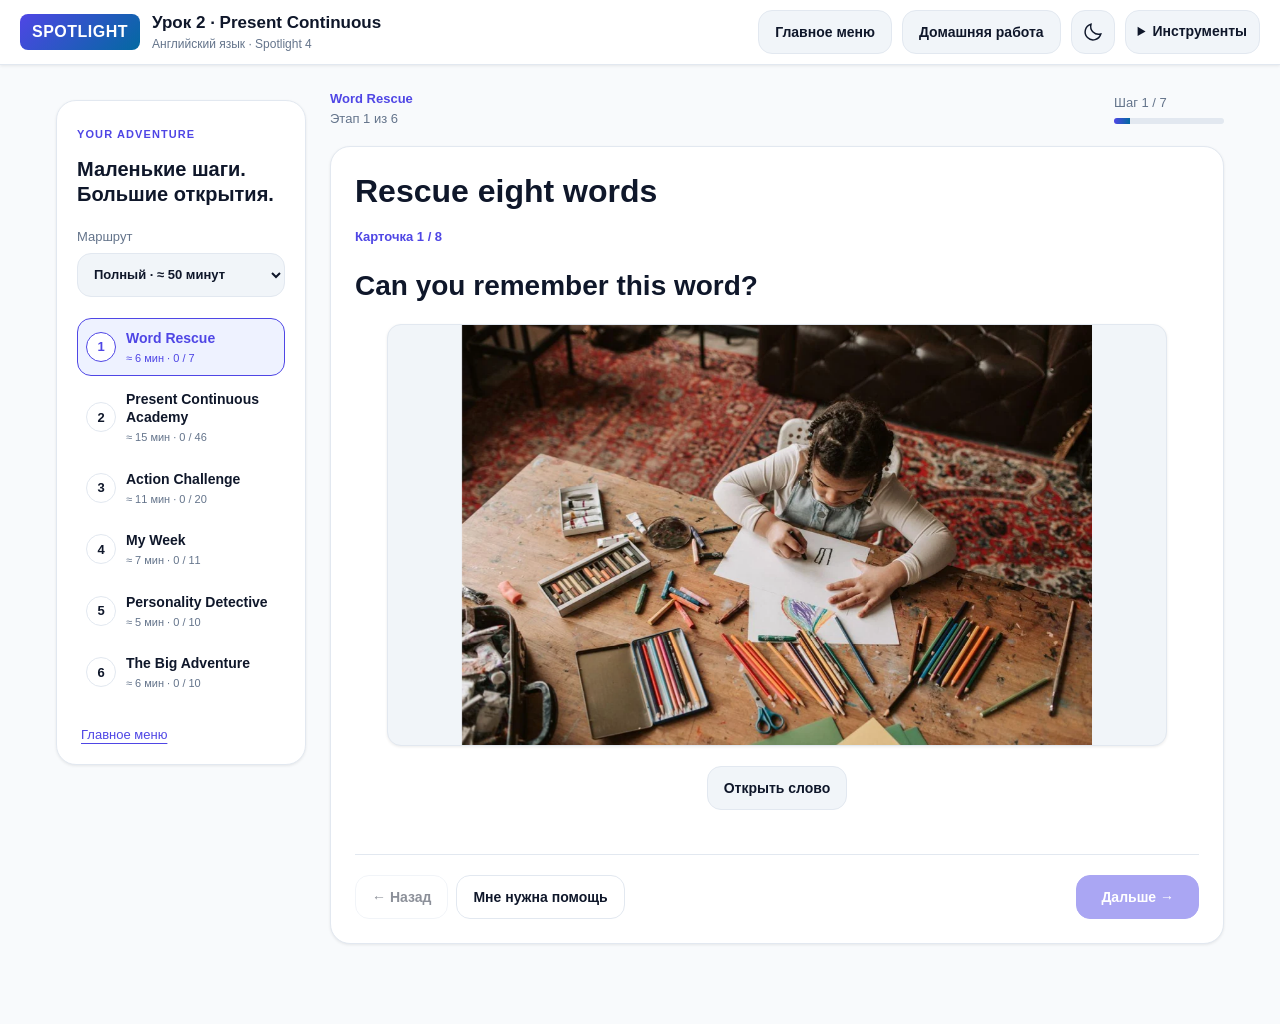
<file: lesson-2/index.html>
<!doctype html>
<html lang="ru">
<head>
<link rel="icon" type="image/png" sizes="96x96" href="../favicon-96.png?v=a3e8b90cff84">
<link rel="icon" type="image/vnd.microsoft.icon" sizes="16x16 32x32 48x48" href="../favicon.ico?v=3d2fc2d67c57">
<link rel="apple-touch-icon" sizes="192x192" href="../apple-touch-icon.png?v=76e1a9312aab">

  <meta charset="utf-8">
  <meta name="viewport" content="width=device-width, initial-scale=1">
  <meta name="color-scheme" content="light dark">
  <title>SPOTLIGHT · Урок 2 — Present Continuous</title>
  <meta name="description" content="Приключение на английском для Spotlight 4: Present Continuous, дни недели и характер. Интерактивный урок с иллюстрациями и локальным сохранением прогресса.">
  <link rel="icon" href="../favicon.svg?v=4c1187ba76b8" type="image/svg+xml">
  <meta property="og:title" content="SPOTLIGHT · Урок 2 — Present Continuous">
  <meta property="og:description" content="Урок 2: учимся говорить о том, что происходит сейчас. Английское приключение с Mia, Ben и Tom.">
  <meta property="og:type" content="website">
  <meta property="og:url" content="https://oks-teach.agent0.ru/lesson-2/index.html">
  <meta property="og:image" content="https://oks-teach.agent0.ru/social-preview.png">
  <meta name="twitter:card" content="summary_large_image">
  <script>try { document.documentElement.dataset.theme = localStorage.getItem('oks.lesson2.theme') || 'light'; } catch (_) { document.documentElement.dataset.theme = 'light'; }</script>
  <link rel="stylesheet" href="lesson.css?v=0967847616e5">
  <script defer src="art.js?v=75e48b84f78c"></script>
  <script defer src="data.js?v=e228fe8c7b75"></script>
  <script defer src="lesson.js?v=880f1c0d20ff"></script>
</head>
<body>
  <a class="skip-link" href="#task">К заданию</a>
  <header class="topbar">
    <a class="brand" href="../index.html" aria-label="SPOTLIGHT — главное меню"><span class="brand-mark nav-logo-badge">SPOTLIGHT</span><span class="brand-title nav-title">Урок 2 · Present Continuous<small>Английский язык · Spotlight 4</small></span></a>
    <div class="top-actions">
      <a class="main-menu-link btn btn-secondary" href="../index.html" data-main-menu>Главное меню</a>
      <a class="btn" href="homework.html">Домашняя работа</a>
      <button id="theme-toggle" class="icon-button" type="button" aria-label="Переключить тему"></button>
      <details class="tools"><summary>Инструменты</summary><div class="tools-menu">
        <button type="button" id="show-report">Отчёт об уроке</button>
        <button type="button" id="export-state">Скачать JSON</button>
        <button type="button" id="reset-state">Начать заново…</button>
        <a class="btn credits-link" href="credits.html">Источники фотографий</a>
      </div></details>
    </div>
  </header>
  <div id="storage-warning" class="storage-warning" role="status" hidden></div>
  <div class="lesson-layout">
    <aside class="journey" aria-label="Маршрут урока">
      <div class="journey-title"><span class="eyebrow">YOUR ADVENTURE</span><h1>Маленькие шаги.<br>Большие открытия.</h1></div>
      <div class="route-control"><label for="route">Маршрут</label><select id="route"><option value="full50">Полный · ≈ 50 минут</option><option value="short45">Короткий · ≈ 45 минут</option></select></div>
      <details id="stage-menu" open><summary>Карта приключения <span id="mobile-progress"></span></summary><nav id="stage-nav" aria-label="Этапы урока"></nav></details>
      <div class="journey-foot"><a href="../index.html" data-main-menu>Главное меню</a></div>
    </aside>
    <main id="main-content" class="main-content">
      <div id="stage-heading" class="stage-heading"></div>
      <div id="task" class="task" tabindex="-1"><p>Готовим приключение…</p></div>
      <div id="teacher-area"></div>
    </main>
  </div>
  <dialog id="reset-dialog" aria-labelledby="reset-title"><h2 id="reset-title">Начать новое приключение?</h2><p>Все ответы, попытки и заметки этого урока будут удалены из браузера. Сначала можно скачать JSON.</p><div class="button-row"><button type="button" id="cancel-reset">Сохранить прогресс</button><button type="button" class="danger" id="confirm-reset">Да, начать заново</button></div></dialog>
  <noscript><p class="no-script">Для интерактивных заданий нужен JavaScript. Включите его в настройках браузера.</p></noscript>
</body>
</html>
</file>
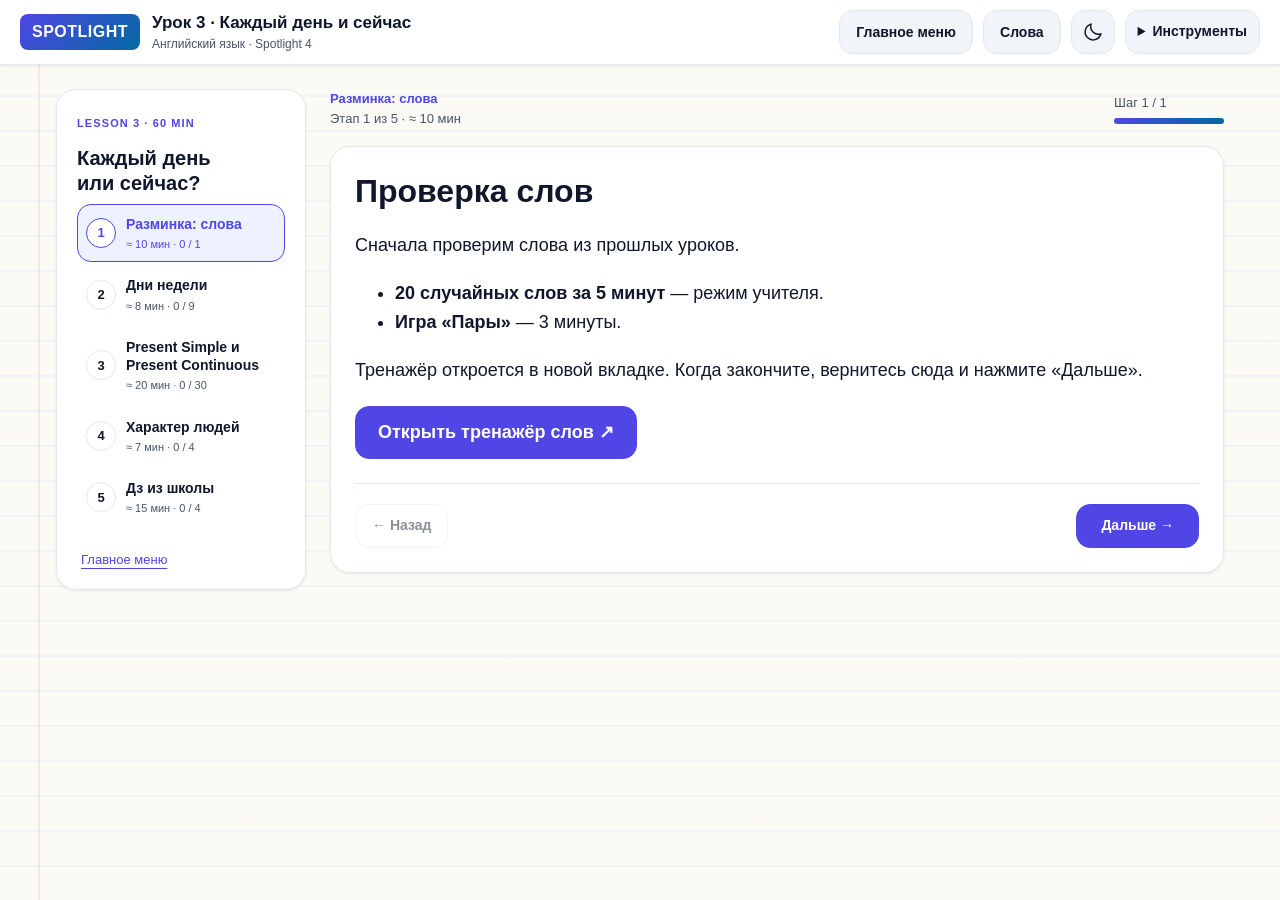
<file: lesson-3/index.html>
<!doctype html>
<html lang="ru">
<head>
<link rel="icon" type="image/png" sizes="96x96" href="../favicon-96.png?v=a3e8b90cff84">
<link rel="icon" type="image/vnd.microsoft.icon" sizes="16x16 32x32 48x48" href="../favicon.ico?v=3d2fc2d67c57">
<link rel="apple-touch-icon" sizes="192x192" href="../apple-touch-icon.png?v=76e1a9312aab">
  <meta charset="utf-8">
  <meta name="viewport" content="width=device-width, initial-scale=1">
  <meta name="color-scheme" content="light dark">
  <title>SPOTLIGHT · Урок 3 — Present Simple и Present Continuous</title>
  <meta name="description" content="Урок 3 для Spotlight 4: слова, дни недели, Present Simple и Present Continuous, характер людей. Интерактивный урок с локальным сохранением прогресса.">
  <link rel="icon" href="../favicon.svg?v=4c1187ba76b8" type="image/svg+xml">
  <meta property="og:title" content="SPOTLIGHT · Урок 3 — Present Simple и Present Continuous">
  <meta property="og:description" content="Урок 3: каждый день или сейчас? Дни недели, характер людей и проверка слов.">
  <meta property="og:type" content="website">
  <meta property="og:url" content="https://oks-teach.agent0.ru/lesson-3/index.html">
  <meta property="og:image" content="https://oks-teach.agent0.ru/social-preview.png">
  <meta name="twitter:card" content="summary_large_image">
  <script>try { document.documentElement.dataset.theme = localStorage.getItem('oks.lesson3.theme') === 'dark' ? 'dark' : 'light'; } catch (_) { document.documentElement.dataset.theme = 'light'; }</script>
  <link rel="stylesheet" href="../lesson-2/lesson.css?v=0967847616e5">
  <link rel="stylesheet" href="lesson.css?v=84d70209719c">
  <script defer src="data.js?v=02da32232cd0"></script>
  <script defer src="lesson.js?v=912060235aae"></script>
</head>
<body>
  <a class="skip-link" href="#task">К заданию</a>
  <header class="topbar">
    <a class="brand" href="../index.html" aria-label="SPOTLIGHT — главное меню"><span class="brand-mark nav-logo-badge">SPOTLIGHT</span><span class="brand-title nav-title">Урок 3 · Каждый день и сейчас<small>Английский язык · Spotlight 4</small></span></a>
    <div class="top-actions">
      <a class="main-menu-link btn btn-secondary" href="../index.html" data-main-menu>Главное меню</a>
      <a class="btn" href="./words.html" data-words-link>Слова</a>
      <button id="theme-toggle" class="icon-button" type="button" aria-label="Переключить тему"></button>
      <details class="tools"><summary>Инструменты</summary><div class="tools-menu">
        <button type="button" id="show-report">Отчёт об уроке</button>
        <button type="button" id="export-state">Скачать JSON</button>
        <button type="button" id="reset-state">Начать заново…</button>
        <a class="btn credits-link" href="../lesson-2/credits.html">Источники фотографий</a>
      </div></details>
    </div>
  </header>
  <div id="storage-warning" class="storage-warning" role="status" hidden></div>
  <div class="lesson-layout">
    <aside class="journey" aria-label="Маршрут урока">
      <div class="journey-title"><span class="eyebrow">LESSON 3 · 60 MIN</span><h1>Каждый день<br>или сейчас?</h1></div>
      <details id="stage-menu" open><summary>Маршрут урока <span id="mobile-progress"></span></summary><nav id="stage-nav" aria-label="Этапы урока"></nav></details>
      <div class="journey-foot"><a href="../index.html" data-main-menu>Главное меню</a></div>
    </aside>
    <main id="main-content" class="main-content">
      <div id="stage-heading" class="stage-heading"></div>
      <div id="task" class="task" tabindex="-1"><p>Готовим урок…</p></div>
    </main>
  </div>
  <dialog id="reset-dialog" aria-labelledby="reset-title"><h2 id="reset-title">Начать урок заново?</h2><p>Все ответы, попытки и заметки этого урока будут удалены из браузера. Сначала можно скачать JSON.</p><div class="button-row"><button type="button" id="cancel-reset">Сохранить прогресс</button><button type="button" class="danger" id="confirm-reset">Да, начать заново</button></div></dialog>
  <noscript><p class="no-script">Для интерактивных заданий нужен JavaScript. Включите его в настройках браузера.</p></noscript>
</body>
</html>
</file>
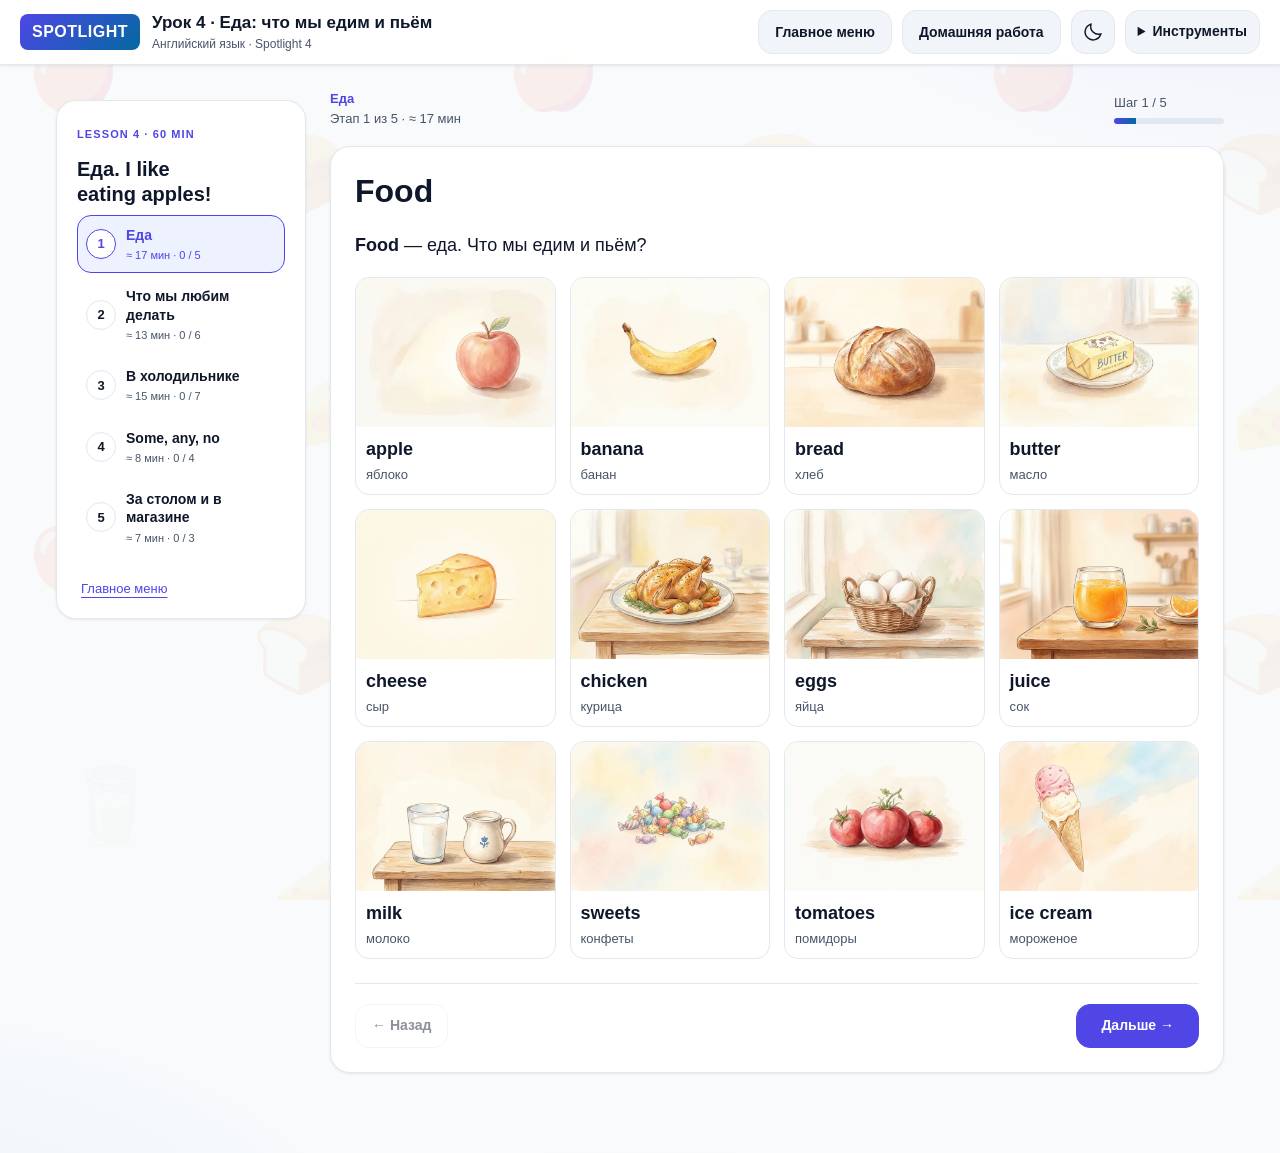
<file: lesson-4/index.html>
<!doctype html>
<html lang="ru">
<head>
<link rel="icon" type="image/png" sizes="96x96" href="../favicon-96.png?v=a3e8b90cff84">
<link rel="icon" type="image/vnd.microsoft.icon" sizes="16x16 32x32 48x48" href="../favicon.ico?v=3d2fc2d67c57">
<link rel="apple-touch-icon" sizes="192x192" href="../apple-touch-icon.png?v=76e1a9312aab">
  <meta charset="utf-8">
  <meta name="viewport" content="width=device-width, initial-scale=1">
  <meta name="color-scheme" content="light dark">
  <title>SPOTLIGHT · Урок 4 — Еда: I like eating и some/any</title>
  <meta name="description" content="Урок 4 для Spotlight 4: еда и напитки, like + -ing, some и any, There is/There are. Интерактивный урок с локальным сохранением прогресса.">
  <link rel="icon" href="../favicon.svg?v=4c1187ba76b8" type="image/svg+xml">
  <meta property="og:title" content="SPOTLIGHT · Урок 4 — Еда: I like eating и some/any">
  <meta property="og:description" content="Урок 4: что мы едим и пьём? like + -ing, some и any, за столом и в магазине.">
  <meta property="og:type" content="website">
  <meta property="og:url" content="https://oks-teach.agent0.ru/lesson-4/index.html">
  <meta property="og:image" content="https://oks-teach.agent0.ru/social-preview.png">
  <meta name="twitter:card" content="summary_large_image">
  <script>try { document.documentElement.dataset.theme = localStorage.getItem('oks.lesson4.theme') === 'dark' ? 'dark' : 'light'; } catch (_) { document.documentElement.dataset.theme = 'light'; }</script>
  <link rel="stylesheet" href="../lesson-2/lesson.css?v=0967847616e5">
  <link rel="stylesheet" href="lesson.css?v=df9eecb25355">
  <script defer src="data.js?v=aecb777f31b0"></script>
  <script defer src="lesson.js?v=13a791eaf14b"></script>
</head>
<body>
  <a class="skip-link" href="#task">К заданию</a>
  <header class="topbar">
    <a class="brand" href="../index.html" aria-label="SPOTLIGHT — главное меню"><span class="brand-mark nav-logo-badge">SPOTLIGHT</span><span class="brand-title nav-title">Урок 4 · Еда: что мы едим и пьём<small>Английский язык · Spotlight 4</small></span></a>
    <div class="top-actions">
      <a class="main-menu-link btn btn-secondary" href="../index.html" data-main-menu>Главное меню</a>
      <a class="btn" href="homework.html">Домашняя работа</a>
      <button id="theme-toggle" class="icon-button" type="button" aria-label="Переключить тему"></button>
      <details class="tools"><summary>Инструменты</summary><div class="tools-menu">
        <button type="button" id="show-report">Отчёт об уроке</button>
        <button type="button" id="export-state">Скачать JSON</button>
        <button type="button" id="reset-state">Начать заново…</button>
        <a class="btn credits-link" href="../lesson-2/credits.html">Источники фотографий</a>
      </div></details>
    </div>
  </header>
  <div id="storage-warning" class="storage-warning" role="status" hidden></div>
  <div class="lesson-layout">
    <aside class="journey" aria-label="Маршрут урока">
      <div class="journey-title"><span class="eyebrow">LESSON 4 · 60 MIN</span><h1>Еда. I like<br>eating apples!</h1></div>
      <details id="stage-menu" open><summary>Маршрут урока <span id="mobile-progress"></span></summary><nav id="stage-nav" aria-label="Этапы урока"></nav></details>
      <div class="journey-foot"><a href="../index.html" data-main-menu>Главное меню</a></div>
    </aside>
    <main id="main-content" class="main-content">
      <div id="stage-heading" class="stage-heading"></div>
      <div id="task" class="task" tabindex="-1"><p>Готовим урок…</p></div>
    </main>
  </div>
  <dialog id="reset-dialog" aria-labelledby="reset-title"><h2 id="reset-title">Начать урок заново?</h2><p>Все ответы, попытки и заметки этого урока будут удалены из браузера. Сначала можно скачать JSON.</p><div class="button-row"><button type="button" id="cancel-reset">Сохранить прогресс</button><button type="button" class="danger" id="confirm-reset">Да, начать заново</button></div></dialog>
  <noscript><p class="no-script">Для интерактивных заданий нужен JavaScript. Включите его в настройках браузера.</p></noscript>
</body>
</html>
</file>
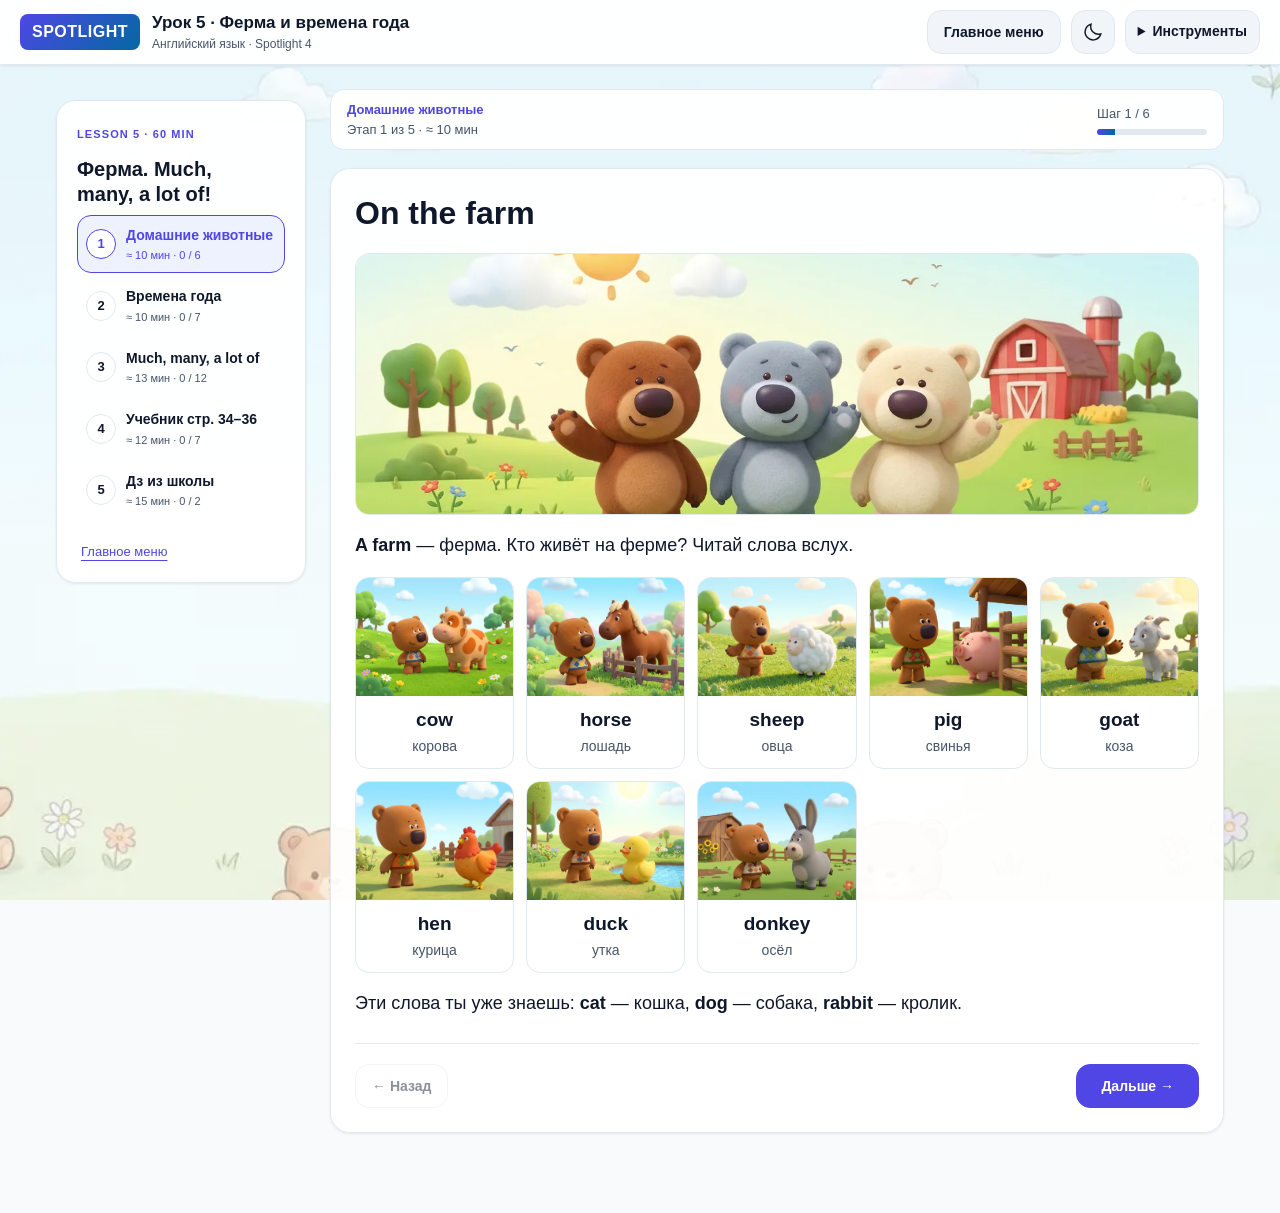
<file: lesson-5/index.html>
<!doctype html>
<html lang="ru">
<head>
<link rel="icon" type="image/png" sizes="96x96" href="../favicon-96.png?v=a3e8b90cff84">
<link rel="icon" type="image/vnd.microsoft.icon" sizes="16x16 32x32 48x48" href="../favicon.ico?v=3d2fc2d67c57">
<link rel="apple-touch-icon" sizes="192x192" href="../apple-touch-icon.png?v=76e1a9312aab">
  <meta charset="utf-8">
  <meta name="viewport" content="width=device-width, initial-scale=1">
  <meta name="color-scheme" content="light dark">
  <title>SPOTLIGHT · Урок 5 — Ферма, времена года и much/many</title>
  <meta name="description" content="Урок 5 для Spotlight 4: домашние животные, времена года, much, many и a lot of, чтение «Goldilocks and the Three Bears». Интерактивный урок с локальным сохранением прогресса.">
  <link rel="icon" href="../favicon.svg?v=4c1187ba76b8" type="image/svg+xml">
  <meta property="og:title" content="SPOTLIGHT · Урок 5 — Ферма, времена года и much/many">
  <meta property="og:description" content="Урок 5: ферма, времена года, much, many, a lot of и Goldilocks.">
  <meta property="og:type" content="website">
  <meta property="og:url" content="https://oks-teach.agent0.ru/lesson-5/index.html">
  <meta property="og:image" content="https://oks-teach.agent0.ru/social-preview.png">
  <meta name="twitter:card" content="summary_large_image">
  <script>try { document.documentElement.dataset.theme = localStorage.getItem('oks.lesson5.theme') === 'dark' ? 'dark' : 'light'; } catch (_) { document.documentElement.dataset.theme = 'light'; }</script>
  <link rel="stylesheet" href="../lesson-2/lesson.css?v=0967847616e5">
  <link rel="stylesheet" href="lesson.css?v=1413a227a7ae">
  <script defer src="data.js?v=925b3fb59999"></script>
  <script defer src="lesson.js?v=d44330a4273d"></script>
</head>
<body>
  <a class="skip-link" href="#task">К заданию</a>
  <header class="topbar">
    <a class="brand" href="../index.html" aria-label="SPOTLIGHT — главное меню"><span class="brand-mark nav-logo-badge">SPOTLIGHT</span><span class="brand-title nav-title">Урок 5 · Ферма и времена года<small>Английский язык · Spotlight 4</small></span></a>
    <div class="top-actions">
      <a class="main-menu-link btn btn-secondary" href="../index.html" data-main-menu>Главное меню</a>
      <button id="theme-toggle" class="icon-button" type="button" aria-label="Переключить тему"></button>
      <details class="tools"><summary>Инструменты</summary><div class="tools-menu">
        <button type="button" id="show-report">Отчёт об уроке</button>
        <button type="button" id="export-state">Скачать JSON</button>
        <button type="button" id="reset-state">Начать заново…</button>
      </div></details>
    </div>
  </header>
  <div id="storage-warning" class="storage-warning" role="status" hidden></div>
  <div class="lesson-layout">
    <aside class="journey" aria-label="Маршрут урока">
      <div class="journey-title"><span class="eyebrow">LESSON 5 · 60 MIN</span><h1>Ферма. Much,<br>many, a lot of!</h1></div>
      <details id="stage-menu" open><summary>Маршрут урока <span id="mobile-progress"></span></summary><nav id="stage-nav" aria-label="Этапы урока"></nav></details>
      <div class="journey-foot"><a href="../index.html" data-main-menu>Главное меню</a></div>
    </aside>
    <main id="main-content" class="main-content">
      <div id="stage-heading" class="stage-heading"></div>
      <div id="task" class="task" tabindex="-1"><p>Готовим урок…</p></div>
    </main>
  </div>
  <dialog id="reset-dialog" aria-labelledby="reset-title"><h2 id="reset-title">Начать урок заново?</h2><p>Все ответы, попытки и заметки этого урока будут удалены из браузера. Сначала можно скачать JSON.</p><div class="button-row"><button type="button" id="cancel-reset">Сохранить прогресс</button><button type="button" class="danger" id="confirm-reset">Да, начать заново</button></div></dialog>
  <noscript><p class="no-script">Для интерактивных заданий нужен JavaScript. Включите его в настройках браузера.</p></noscript>
</body>
</html>
</file>
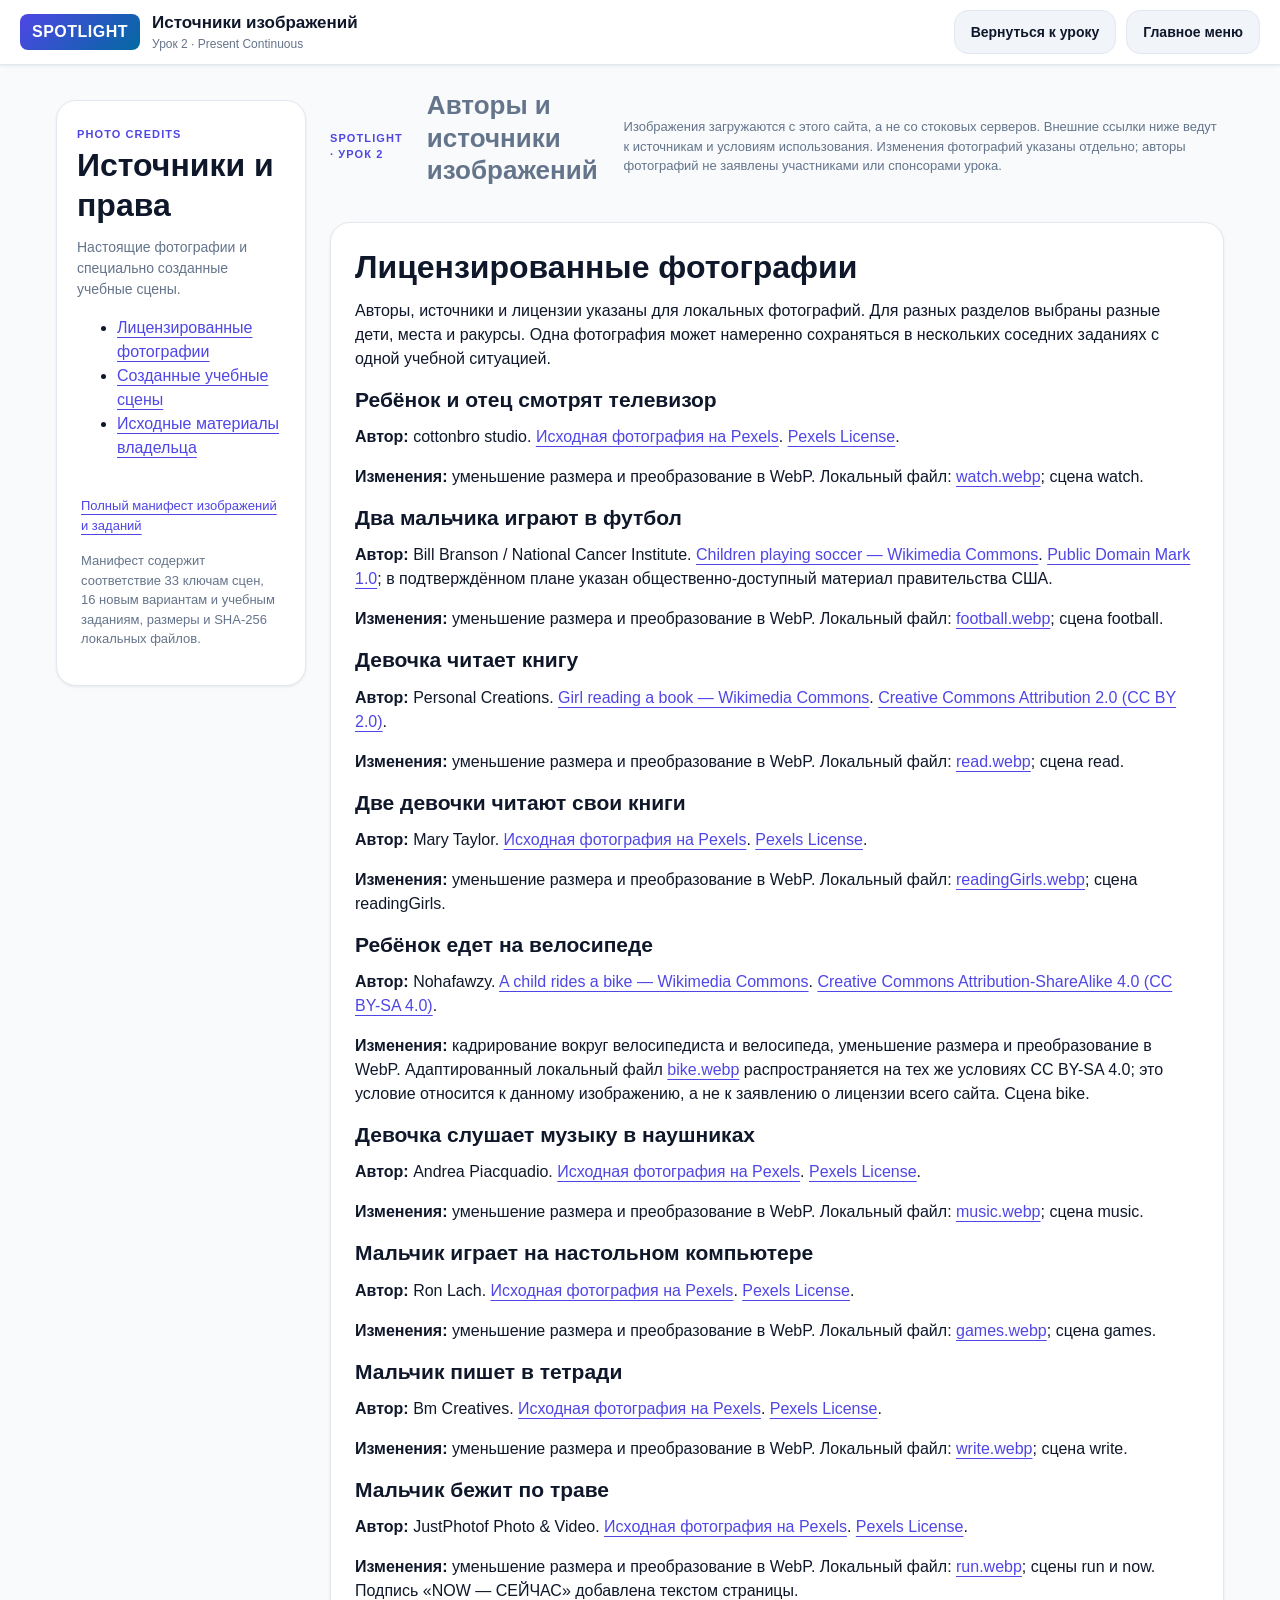
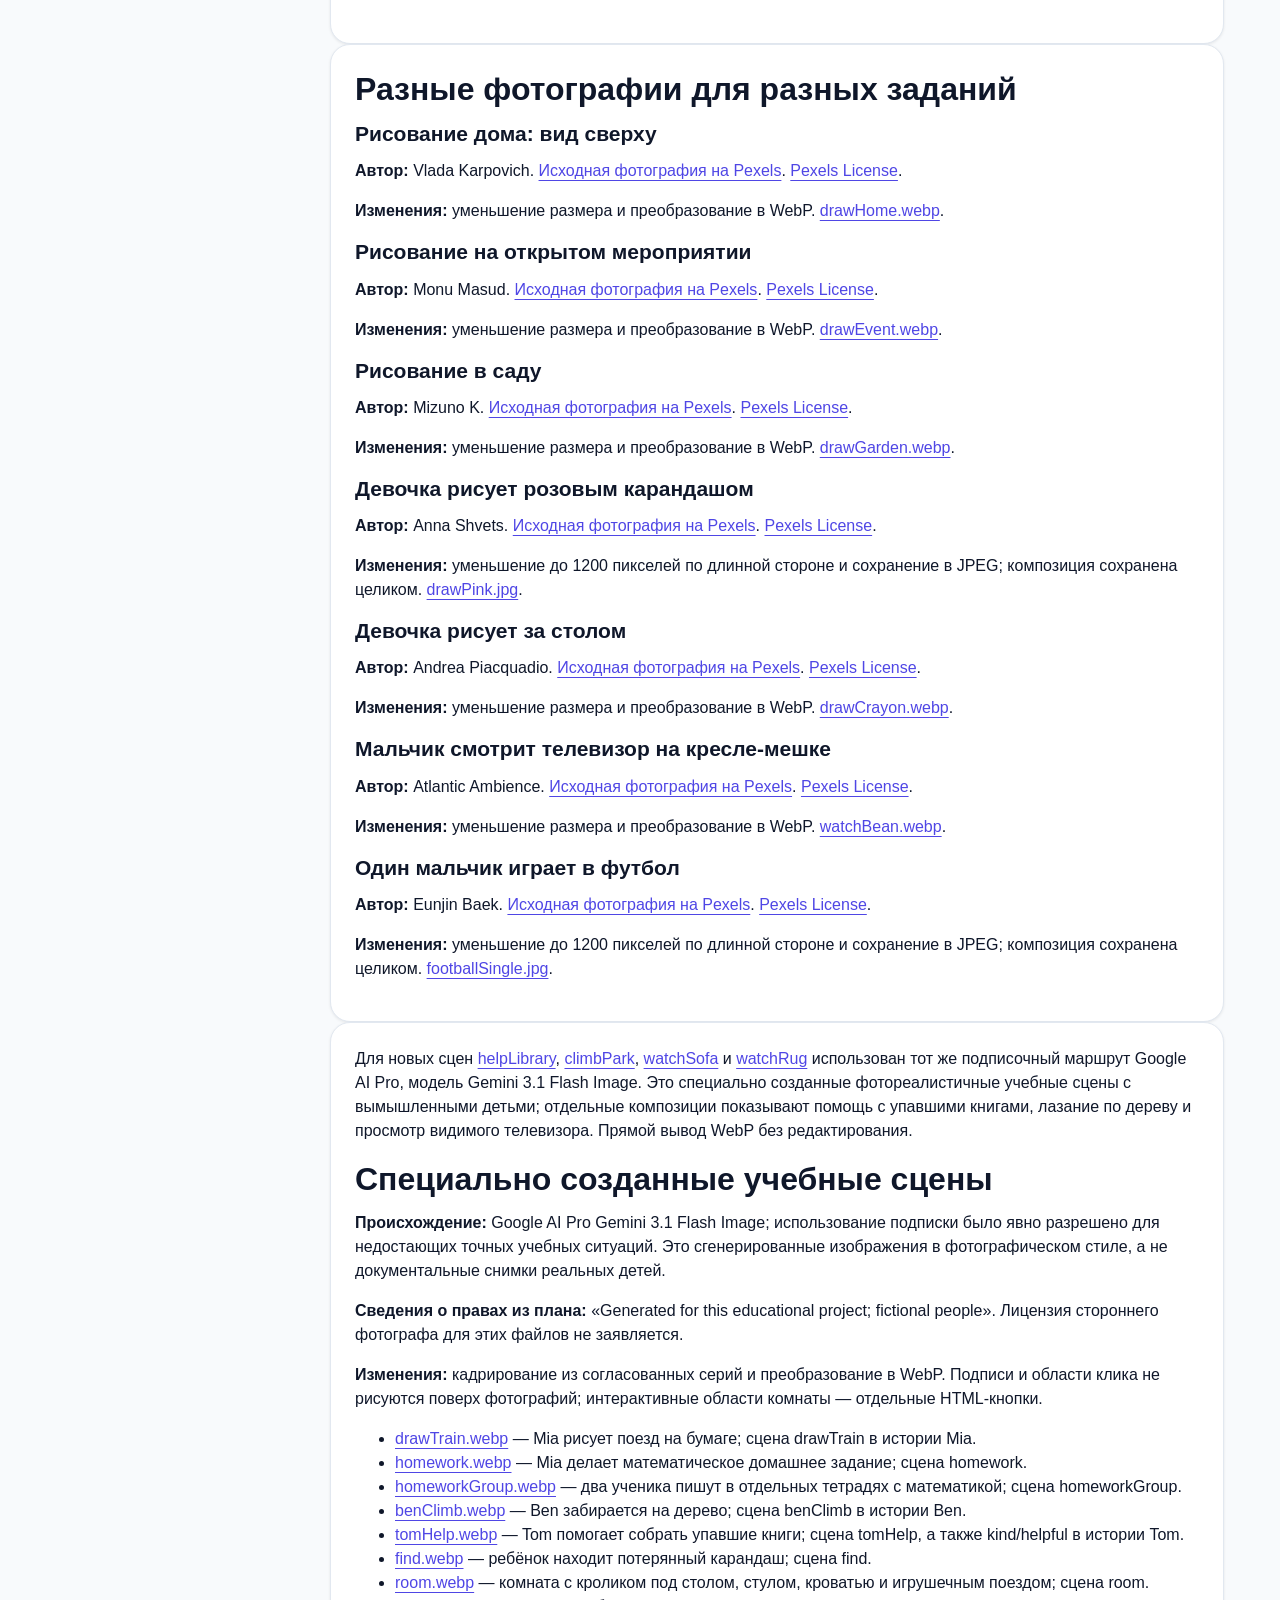
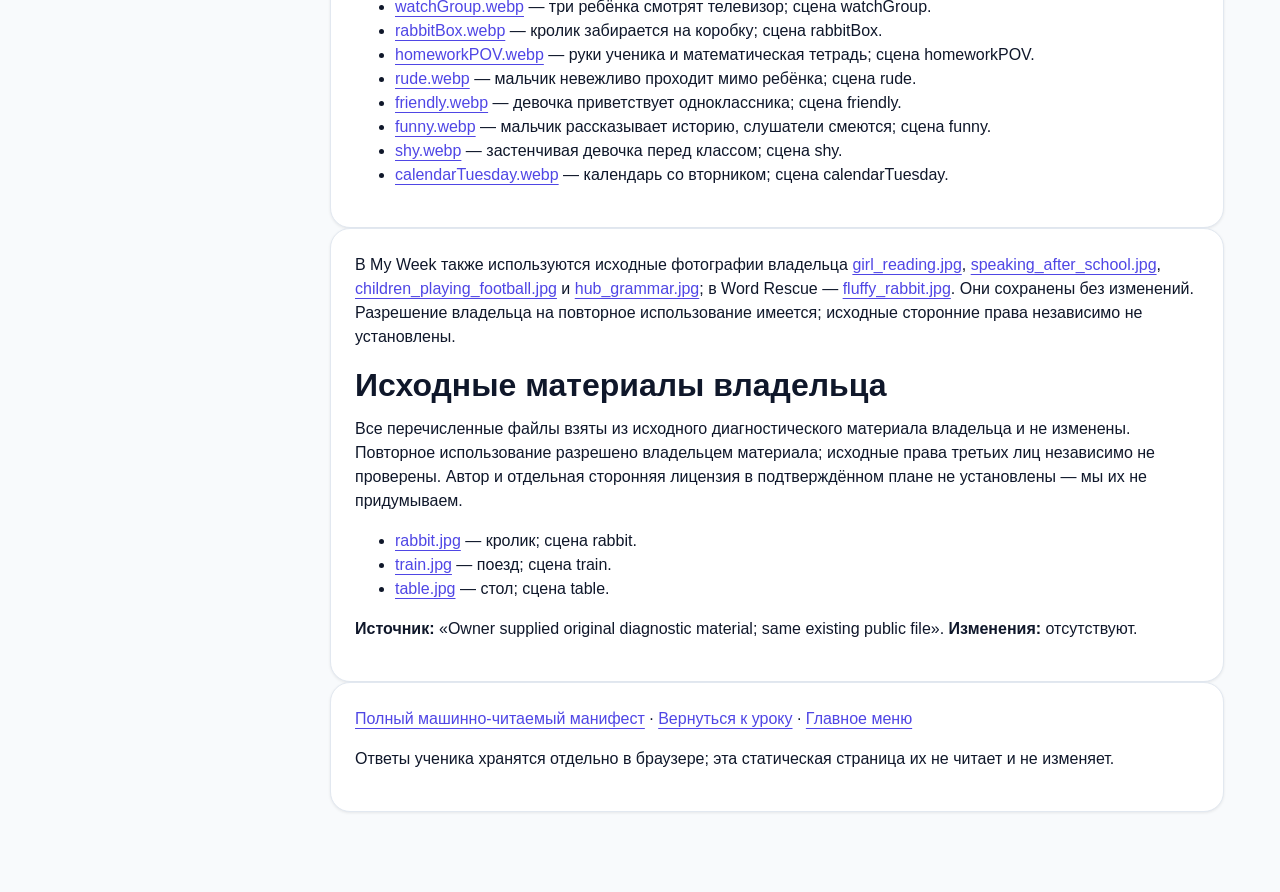
<file: lesson-2/credits.html>
<!doctype html>
<html lang="ru" data-theme="light">
<head>
<link rel="icon" type="image/png" sizes="96x96" href="../favicon-96.png?v=a3e8b90cff84">
<link rel="icon" type="image/vnd.microsoft.icon" sizes="16x16 32x32 48x48" href="../favicon.ico?v=3d2fc2d67c57">
<link rel="apple-touch-icon" sizes="192x192" href="../apple-touch-icon.png?v=76e1a9312aab">

  <meta charset="utf-8">
  <meta name="viewport" content="width=device-width, initial-scale=1">
  <meta name="color-scheme" content="light dark">
  <title>SPOTLIGHT · Источники изображений урока 2</title>
  <meta name="description" content="Авторы, источники, лицензии и изменения учебных фотографий второго урока Spotlight.">
  <link rel="icon" href="../favicon.svg?v=4c1187ba76b8" type="image/svg+xml">
  <link rel="stylesheet" href="lesson.css?v=0967847616e5">
</head>
<body class="credits-page">
  <a class="skip-link" href="#credits">К источникам изображений</a>
  <header class="topbar">
    <a class="brand" href="../index.html" aria-label="SPOTLIGHT — главное меню"><span class="brand-mark nav-logo-badge">SPOTLIGHT</span><span class="brand-title nav-title">Источники изображений<small>Урок 2 · Present Continuous</small></span></a>
    <nav class="top-actions" aria-label="Навигация">
      <a class="btn btn-secondary" href="./index.html">Вернуться к уроку</a>
      <a class="main-menu-link btn btn-secondary" href="../index.html">Главное меню</a>
    </nav>
  </header>
  <div class="lesson-layout">
    <aside class="journey" aria-label="Разделы источников">
      <div class="journey-title"><span class="eyebrow">PHOTO CREDITS</span><h2>Источники и права</h2><p>Настоящие фотографии и специально созданные учебные сцены.</p></div>
      <nav aria-label="Разделы страницы"><ul><li><a href="#licensed">Лицензированные фотографии</a></li><li><a href="#generated">Созданные учебные сцены</a></li><li><a href="#owner">Исходные материалы владельца</a></li></ul></nav>
      <div class="journey-foot"><p><a href="assets.json">Полный манифест изображений и заданий</a></p><p>Манифест содержит соответствие 33 ключам сцен, 16 новым вариантам и учебным заданиям, размеры и SHA-256 локальных файлов.</p></div>
    </aside>
    <main id="credits" class="main-content" tabindex="-1">
      <div class="stage-heading"><span class="eyebrow">SPOTLIGHT · УРОК 2</span><h1>Авторы и источники изображений</h1><p>Изображения загружаются с этого сайта, а не со стоковых серверов. Внешние ссылки ниже ведут к источникам и условиям использования. Изменения фотографий указаны отдельно; авторы фотографий не заявлены участниками или спонсорами урока.</p></div>
      <section id="licensed" class="task" aria-labelledby="licensed-title">
        <h2 id="licensed-title">Лицензированные фотографии</h2>
        <p>Авторы, источники и лицензии указаны для локальных фотографий. Для разных разделов выбраны разные дети, места и ракурсы. Одна фотография может намеренно сохраняться в нескольких соседних заданиях с одной учебной ситуацией.</p>
        <article id="photo-watch"><h3>Ребёнок и отец смотрят телевизор</h3><p><strong>Автор:</strong> cottonbro studio. <a href="https://www.pexels.com/photo/a-father-and-boy-watching-on-the-tv-6557551/">Исходная фотография на Pexels</a>. <a href="https://www.pexels.com/license/">Pexels License</a>.</p><p><strong>Изменения:</strong> уменьшение размера и преобразование в WebP. Локальный файл: <a href="images/watch.webp">watch.webp</a>; сцена watch.</p></article>
        <article id="photo-football"><h3>Два мальчика играют в футбол</h3><p><strong>Автор:</strong> Bill Branson / National Cancer Institute. <a href="https://commons.wikimedia.org/wiki/File:Children_playing_soccer.jpg">Children playing soccer — Wikimedia Commons</a>. <a href="https://creativecommons.org/publicdomain/mark/1.0/">Public Domain Mark 1.0</a>; в подтверждённом плане указан общественно-доступный материал правительства США.</p><p><strong>Изменения:</strong> уменьшение размера и преобразование в WebP. Локальный файл: <a href="images/football.webp">football.webp</a>; сцена football.</p></article>
        <article id="photo-read"><h3>Девочка читает книгу</h3><p><strong>Автор:</strong> Personal Creations. <a href="https://commons.wikimedia.org/wiki/File:Girl_reading_a_book_(15072194361).jpg">Girl reading a book — Wikimedia Commons</a>. <a href="https://creativecommons.org/licenses/by/2.0/">Creative Commons Attribution 2.0 (CC BY 2.0)</a>.</p><p><strong>Изменения:</strong> уменьшение размера и преобразование в WebP. Локальный файл: <a href="images/read.webp">read.webp</a>; сцена read.</p></article>
        <article id="photo-readingGirls"><h3>Две девочки читают свои книги</h3><p><strong>Автор:</strong> Mary Taylor. <a href="https://www.pexels.com/photo/attentive-diverse-schoolgirls-reading-textbooks-in-autumn-park-5896522/">Исходная фотография на Pexels</a>. <a href="https://www.pexels.com/license/">Pexels License</a>.</p><p><strong>Изменения:</strong> уменьшение размера и преобразование в WebP. Локальный файл: <a href="images/readingGirls.webp">readingGirls.webp</a>; сцена readingGirls.</p></article>
        <article id="photo-bike"><h3>Ребёнок едет на велосипеде</h3><p><strong>Автор:</strong> Nohafawzy. <a href="https://commons.wikimedia.org/wiki/File:A_child_rides_a_bike.jpg">A child rides a bike — Wikimedia Commons</a>. <a href="https://creativecommons.org/licenses/by-sa/4.0/">Creative Commons Attribution-ShareAlike 4.0 (CC BY-SA 4.0)</a>.</p><p><strong>Изменения:</strong> кадрирование вокруг велосипедиста и велосипеда, уменьшение размера и преобразование в WebP. Адаптированный локальный файл <a href="images/bike.webp">bike.webp</a> распространяется на тех же условиях CC BY-SA 4.0; это условие относится к данному изображению, а не к заявлению о лицензии всего сайта. Сцена bike.</p></article>
        <article id="photo-music"><h3>Девочка слушает музыку в наушниках</h3><p><strong>Автор:</strong> Andrea Piacquadio. <a href="https://www.pexels.com/photo/photo-of-child-using-headphones-3891209/">Исходная фотография на Pexels</a>. <a href="https://www.pexels.com/license/">Pexels License</a>.</p><p><strong>Изменения:</strong> уменьшение размера и преобразование в WebP. Локальный файл: <a href="images/music.webp">music.webp</a>; сцена music.</p></article>
        <article id="photo-games"><h3>Мальчик играет на настольном компьютере</h3><p><strong>Автор:</strong> Ron Lach. <a href="https://www.pexels.com/photo/a-boy-playing-games-on-a-computer-10643464/">Исходная фотография на Pexels</a>. <a href="https://www.pexels.com/license/">Pexels License</a>.</p><p><strong>Изменения:</strong> уменьшение размера и преобразование в WebP. Локальный файл: <a href="images/games.webp">games.webp</a>; сцена games.</p></article>
        <article id="photo-write"><h3>Мальчик пишет в тетради</h3><p><strong>Автор:</strong> Bm Creatives. <a href="https://www.pexels.com/photo/photo-of-a-boy-writing-in-his-notebook-at-school-15891442/">Исходная фотография на Pexels</a>. <a href="https://www.pexels.com/license/">Pexels License</a>.</p><p><strong>Изменения:</strong> уменьшение размера и преобразование в WebP. Локальный файл: <a href="images/write.webp">write.webp</a>; сцена write.</p></article>
        <article id="photo-run"><h3>Мальчик бежит по траве</h3><p><strong>Автор:</strong> JustPhotof Photo &amp; Video. <a href="https://www.pexels.com/photo/boy-running-on-field-21705250/">Исходная фотография на Pexels</a>. <a href="https://www.pexels.com/license/">Pexels License</a>.</p><p><strong>Изменения:</strong> уменьшение размера и преобразование в WebP. Локальный файл: <a href="images/run.webp">run.webp</a>; сцены run и now. Подпись «NOW — СЕЙЧАС» добавлена текстом страницы.</p></article>
      </section>
      <section id="varied" class="task" aria-labelledby="varied-title"><h2 id="varied-title">Разные фотографии для разных заданий</h2><article id="photo-drawHome"><h3>Рисование дома: вид сверху</h3><p><strong>Автор:</strong> Vlada Karpovich. <a href="https://www.pexels.com/photo/girl-drawing-on-a-paper-7025504/">Исходная фотография на Pexels</a>. <a href="https://www.pexels.com/license/">Pexels License</a>.</p><p><strong>Изменения:</strong> уменьшение размера и преобразование в WebP. <a href="images/drawHome.webp">drawHome.webp</a>.</p></article><article id="photo-drawEvent"><h3>Рисование на открытом мероприятии</h3><p><strong>Автор:</strong> Monu Masud. <a href="https://www.pexels.com/photo/a-close-up-shot-of-a-girl-drawing-7344942/">Исходная фотография на Pexels</a>. <a href="https://www.pexels.com/license/">Pexels License</a>.</p><p><strong>Изменения:</strong> уменьшение размера и преобразование в WebP. <a href="images/drawEvent.webp">drawEvent.webp</a>.</p></article><article id="photo-drawGarden"><h3>Рисование в саду</h3><p><strong>Автор:</strong> Mizuno K. <a href="https://www.pexels.com/photo/a-girl-drawing-in-a-notebook-12886928/">Исходная фотография на Pexels</a>. <a href="https://www.pexels.com/license/">Pexels License</a>.</p><p><strong>Изменения:</strong> уменьшение размера и преобразование в WebP. <a href="images/drawGarden.webp">drawGarden.webp</a>.</p></article><article id="photo-drawPink"><h3>Девочка рисует розовым карандашом</h3><p><strong>Автор:</strong> Anna Shvets. <a href="https://www.pexels.com/photo/a-girl-drawing-using-a-pink-colored-pencil-11286163/">Исходная фотография на Pexels</a>. <a href="https://www.pexels.com/license/">Pexels License</a>.</p><p><strong>Изменения:</strong> уменьшение до 1200 пикселей по длинной стороне и сохранение в JPEG; композиция сохранена целиком. <a href="images/drawPink.jpg">drawPink.jpg</a>.</p></article><article id="photo-drawCrayon"><h3>Девочка рисует за столом</h3><p><strong>Автор:</strong> Andrea Piacquadio. <a href="https://www.pexels.com/photo/girl-holding-crayon-coloring-white-paper-3891193/">Исходная фотография на Pexels</a>. <a href="https://www.pexels.com/license/">Pexels License</a>.</p><p><strong>Изменения:</strong> уменьшение размера и преобразование в WebP. <a href="images/drawCrayon.webp">drawCrayon.webp</a>.</p></article><article id="photo-watchBean"><h3>Мальчик смотрит телевизор на кресле-мешке</h3><p><strong>Автор:</strong> Atlantic Ambience. <a href="https://www.pexels.com/photo/a-boy-sitting-on-a-bean-bag-while-busy-watching-television-12475137/">Исходная фотография на Pexels</a>. <a href="https://www.pexels.com/license/">Pexels License</a>.</p><p><strong>Изменения:</strong> уменьшение размера и преобразование в WebP. <a href="images/watchBean.webp">watchBean.webp</a>.</p></article><article id="photo-footballSingle"><h3>Один мальчик играет в футбол</h3><p><strong>Автор:</strong> Eunjin Baek. <a href="https://www.pexels.com/photo/back-view-of-a-boy-playing-football-26871768/">Исходная фотография на Pexels</a>. <a href="https://www.pexels.com/license/">Pexels License</a>.</p><p><strong>Изменения:</strong> уменьшение до 1200 пикселей по длинной стороне и сохранение в JPEG; композиция сохранена целиком. <a href="images/footballSingle.jpg">footballSingle.jpg</a>.</p></article></section>
      <section id="generated" class="task" aria-labelledby="generated-title"><p>Для новых сцен <a href="images/helpLibrary.webp">helpLibrary</a>, <a href="images/climbPark.webp">climbPark</a>, <a href="images/watchSofa.webp">watchSofa</a> и <a href="images/watchRug.webp">watchRug</a> использован тот же подписочный маршрут Google AI Pro, модель Gemini 3.1 Flash Image. Это специально созданные фотореалистичные учебные сцены с вымышленными детьми; отдельные композиции показывают помощь с упавшими книгами, лазание по дереву и просмотр видимого телевизора. Прямой вывод WebP без редактирования.</p>
        <h2 id="generated-title">Специально созданные учебные сцены</h2>
        <p><strong>Происхождение:</strong> Google AI Pro Gemini 3.1 Flash Image; использование подписки было явно разрешено для недостающих точных учебных ситуаций. Это сгенерированные изображения в фотографическом стиле, а не документальные снимки реальных детей.</p>
        <p><strong>Сведения о правах из плана:</strong> «Generated for this educational project; fictional people». Лицензия стороннего фотографа для этих файлов не заявляется.</p>
        <p><strong>Изменения:</strong> кадрирование из согласованных серий и преобразование в WebP. Подписи и области клика не рисуются поверх фотографий; интерактивные области комнаты — отдельные HTML-кнопки.</p>
        <ul>
          <li><a href="images/drawTrain.webp">drawTrain.webp</a> — Mia рисует поезд на бумаге; сцена drawTrain в истории Mia.</li>
          <li><a href="images/homework.webp">homework.webp</a> — Mia делает математическое домашнее задание; сцена homework.</li>
          <li><a href="images/homeworkGroup.webp">homeworkGroup.webp</a> — два ученика пишут в отдельных тетрадях с математикой; сцена homeworkGroup.</li>
          <li><a href="images/benClimb.webp">benClimb.webp</a> — Ben забирается на дерево; сцена benClimb в истории Ben.</li>
          <li><a href="images/tomHelp.webp">tomHelp.webp</a> — Tom помогает собрать упавшие книги; сцена tomHelp, а также kind/helpful в истории Tom.</li>
          <li><a href="images/find.webp">find.webp</a> — ребёнок находит потерянный карандаш; сцена find.</li>
          <li><a href="images/room.webp">room.webp</a> — комната с кроликом под столом, стулом, кроватью и игрушечным поездом; сцена room.</li>
          <li><a href="images/watchGroup.webp">watchGroup.webp</a> — три ребёнка смотрят телевизор; сцена watchGroup.</li>
          <li><a href="images/rabbitBox.webp">rabbitBox.webp</a> — кролик забирается на коробку; сцена rabbitBox.</li>
          <li><a href="images/homeworkPOV.webp">homeworkPOV.webp</a> — руки ученика и математическая тетрадь; сцена homeworkPOV.</li>
          <li><a href="images/rude.webp">rude.webp</a> — мальчик невежливо проходит мимо ребёнка; сцена rude.</li>
          <li><a href="images/friendly.webp">friendly.webp</a> — девочка приветствует одноклассника; сцена friendly.</li>
          <li><a href="images/funny.webp">funny.webp</a> — мальчик рассказывает историю, слушатели смеются; сцена funny.</li>
          <li><a href="images/shy.webp">shy.webp</a> — застенчивая девочка перед классом; сцена shy.</li>
          <li><a href="images/calendarTuesday.webp">calendarTuesday.webp</a> — календарь со вторником; сцена calendarTuesday.</li>
        </ul>
      </section>
      <section id="owner" class="task" aria-labelledby="owner-title"><p>В My Week также используются исходные фотографии владельца <a href="../images/girl_reading.jpg">girl_reading.jpg</a>, <a href="../images/speaking_after_school.jpg">speaking_after_school.jpg</a>, <a href="../images/children_playing_football.jpg">children_playing_football.jpg</a> и <a href="../images/hub_grammar.jpg">hub_grammar.jpg</a>; в Word Rescue — <a href="../images/fluffy_rabbit.jpg">fluffy_rabbit.jpg</a>. Они сохранены без изменений. Разрешение владельца на повторное использование имеется; исходные сторонние права независимо не установлены.</p>
        <h2 id="owner-title">Исходные материалы владельца</h2>
        <p>Все перечисленные файлы взяты из исходного диагностического материала владельца и не изменены. Повторное использование разрешено владельцем материала; исходные права третьих лиц независимо не проверены. Автор и отдельная сторонняя лицензия в подтверждённом плане не установлены — мы их не придумываем.</p>
        <ul><li><a href="../images/rabbit.jpg">rabbit.jpg</a> — кролик; сцена rabbit.</li><li><a href="../images/train.jpg">train.jpg</a> — поезд; сцена train.</li><li><a href="../images/table.jpg">table.jpg</a> — стол; сцена table.</li></ul>
        <p><strong>Источник:</strong> «Owner supplied original diagnostic material; same existing public file». <strong>Изменения:</strong> отсутствуют.</p>
      </section>
      <footer class="task"><p><a href="assets.json">Полный машинно-читаемый манифест</a> · <a href="./index.html">Вернуться к уроку</a> · <a href="../index.html">Главное меню</a></p><p>Ответы ученика хранятся отдельно в браузере; эта статическая страница их не читает и не изменяет.</p></footer>
    </main>
  </div>
</body>
</html>
</file>
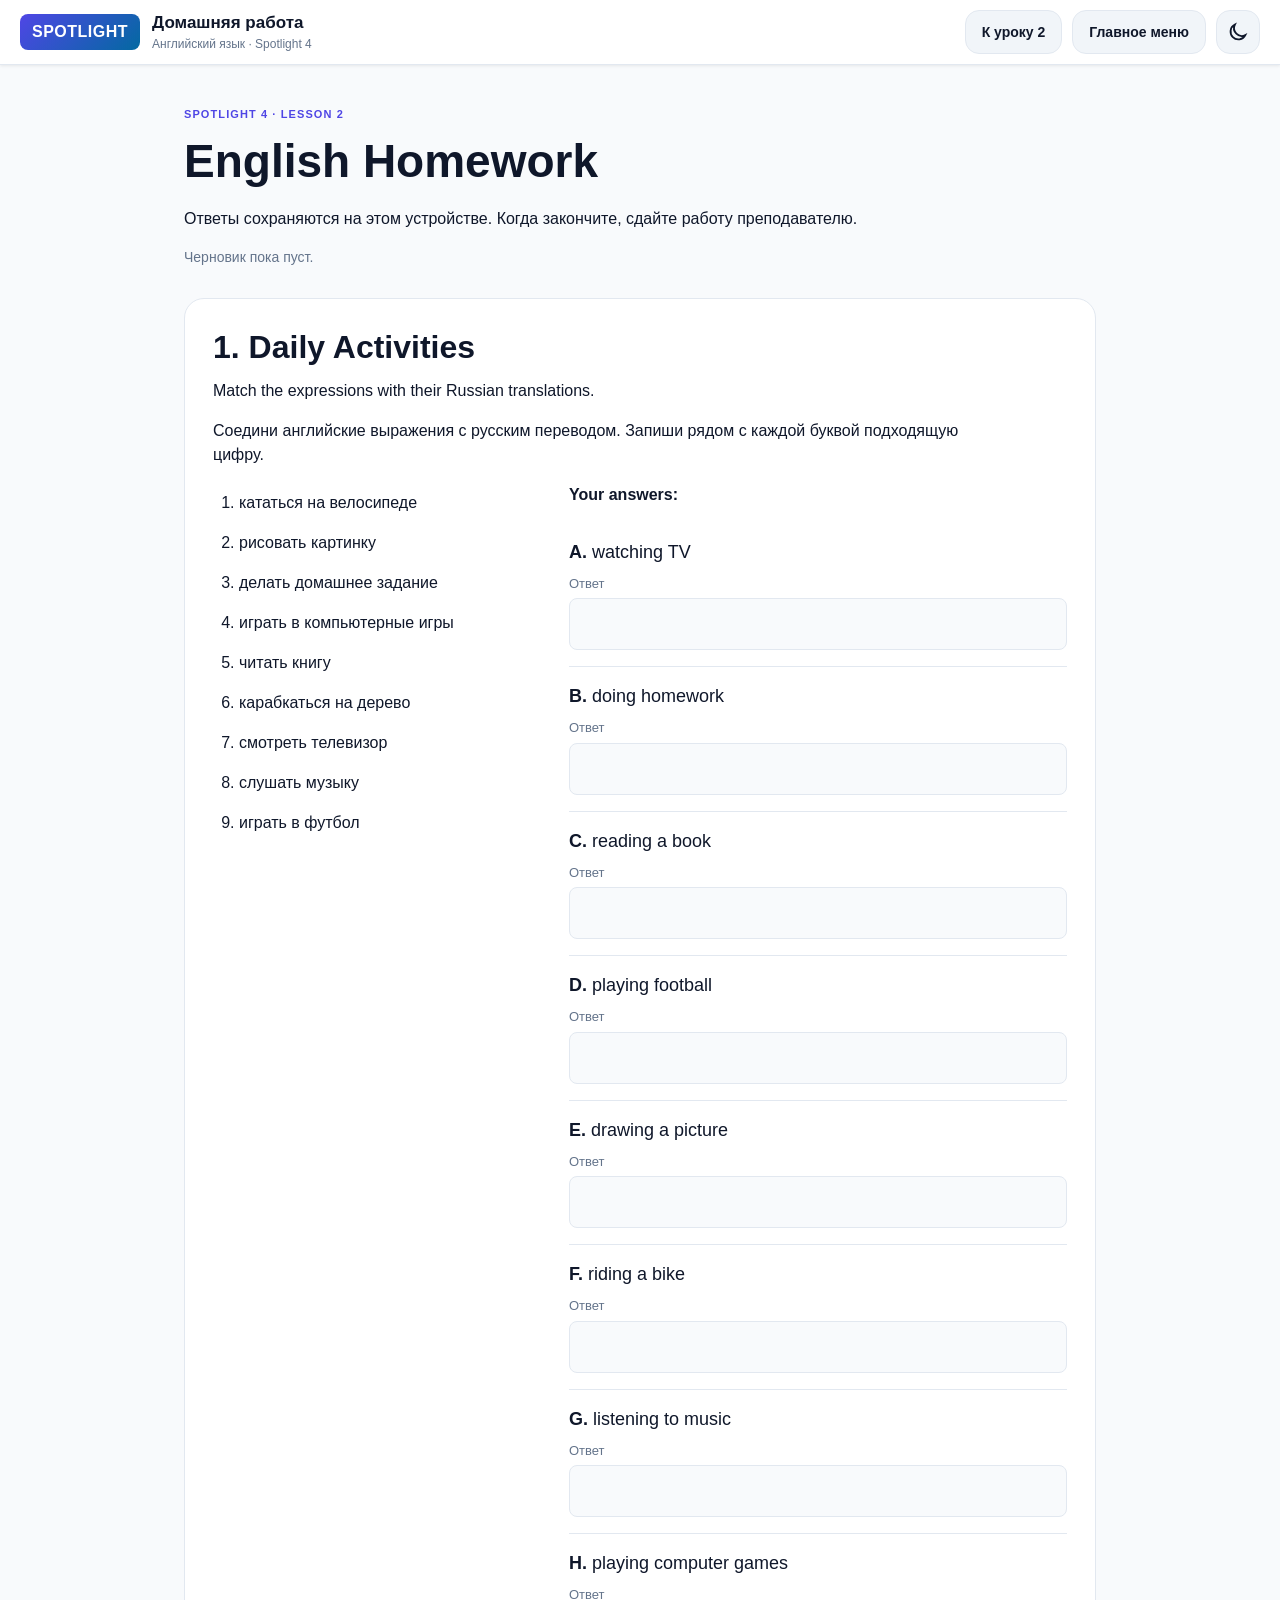
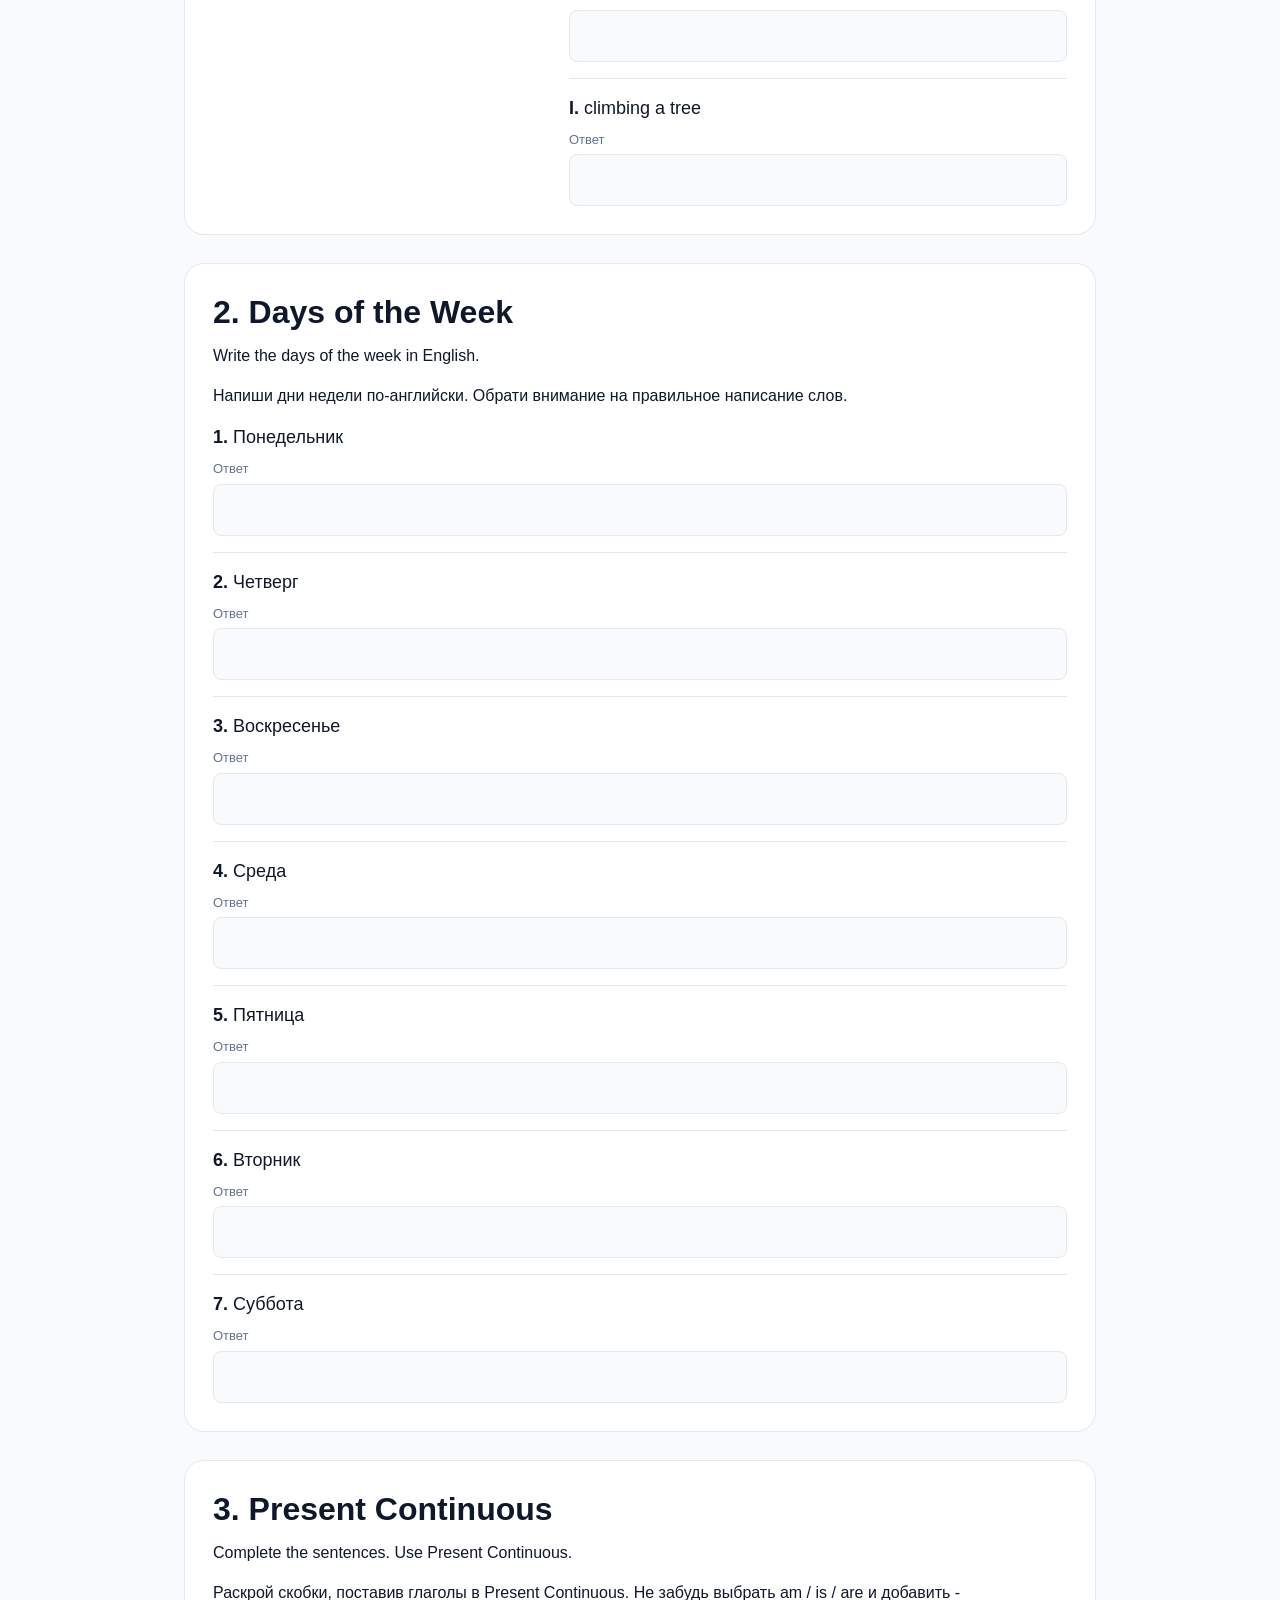
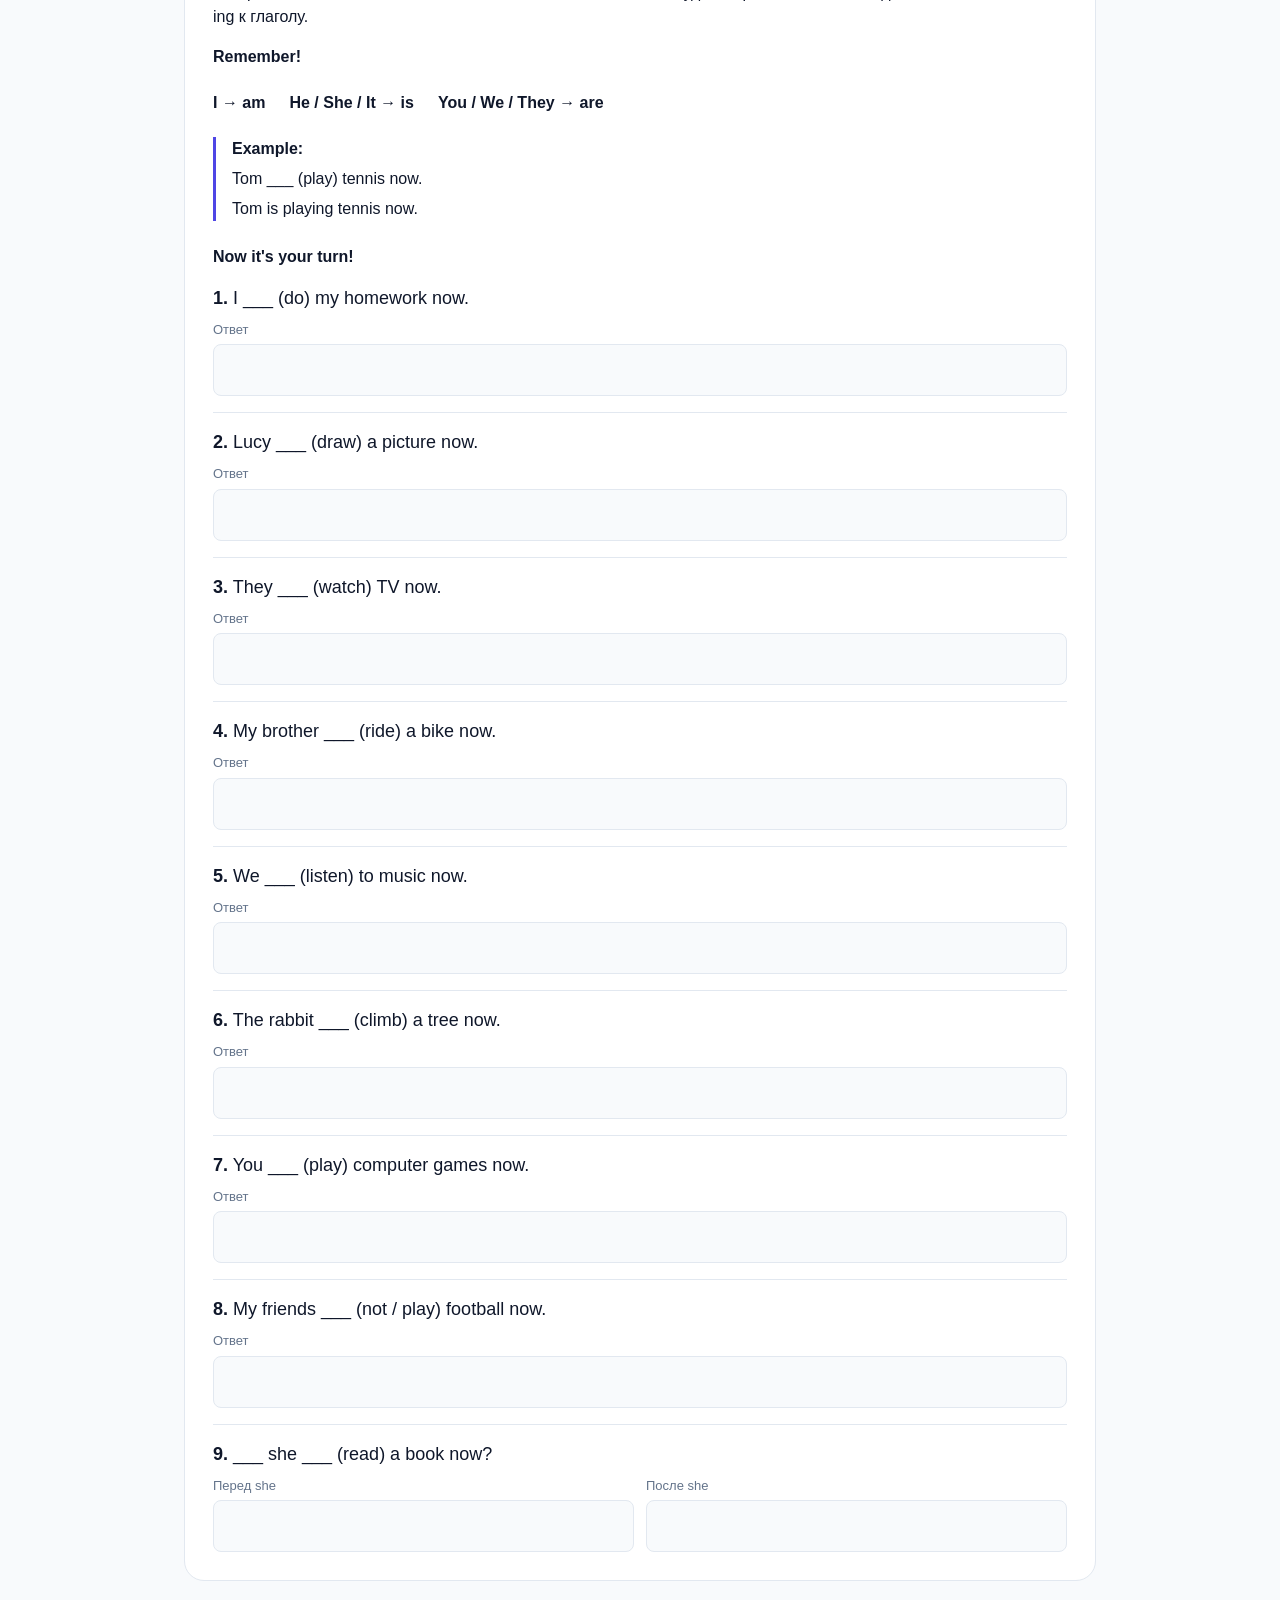
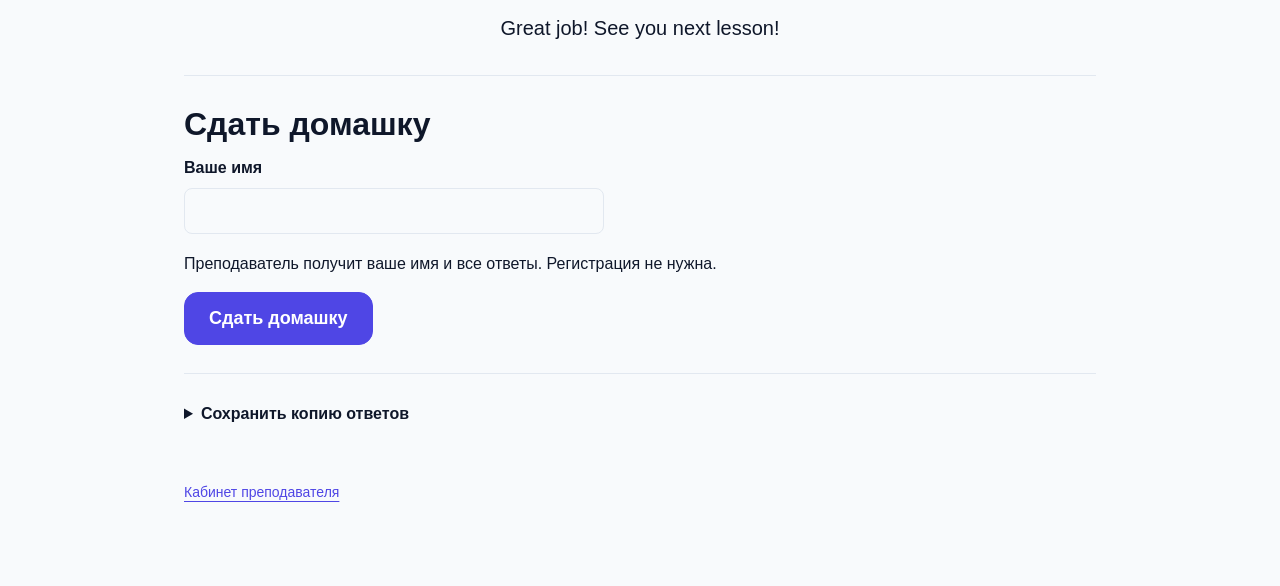
<file: lesson-2/homework.html>
<!doctype html>
<html lang="ru">
<head>
<link rel="icon" type="image/png" sizes="96x96" href="../favicon-96.png?v=a3e8b90cff84">
<link rel="icon" type="image/vnd.microsoft.icon" sizes="16x16 32x32 48x48" href="../favicon.ico?v=3d2fc2d67c57">
<link rel="apple-touch-icon" sizes="192x192" href="../apple-touch-icon.png?v=76e1a9312aab">

<meta charset="utf-8"><meta name="viewport" content="width=device-width, initial-scale=1"><meta name="color-scheme" content="light dark">
<title>English Homework · Spotlight 4 · Lesson 2</title>
<meta name="description" content="Домашняя работа по английскому: действия, дни недели и Present Continuous. Заполните ответы и сдайте преподавателю прямо на сайте.">
<link rel="icon" href="../favicon.svg?v=4c1187ba76b8" type="image/svg+xml">
<meta property="og:title" content="English Homework · Spotlight 4"><meta property="og:description" content="Домашняя работа к уроку 2: три упражнения по английскому."><meta property="og:type" content="website"><meta property="og:url" content="https://oks-teach.agent0.ru/lesson-2/homework.html"><meta property="og:image" content="https://oks-teach.agent0.ru/social-preview.png"><meta name="twitter:card" content="summary_large_image">
<script>try { document.documentElement.dataset.theme = localStorage.getItem('oks.lesson2.theme') || 'light'; } catch (_) { document.documentElement.dataset.theme = 'light'; }</script>
<link rel="stylesheet" href="lesson.css?v=0967847616e5"><link rel="stylesheet" href="homework.css?v=405fdac6209b"><script defer src="homework.js?v=0944c6d0ace6"></script>
</head>
<body class="homework-page">
<a class="skip-link" href="#homework-form">К домашнему заданию</a>
<header class="topbar"><a class="brand" href="../index.html"><span class="brand-mark">SPOTLIGHT</span><span class="brand-title">Домашняя работа<small>Английский язык · Spotlight 4</small></span></a><nav class="top-actions" aria-label="Навигация"><a class="btn" href="index.html">К уроку 2</a><a class="btn main-menu-link" href="../index.html">Главное меню</a><button id="theme-toggle" class="icon-button" type="button" aria-label="Переключить тему"></button></nav></header>

<main class="homework-main"><div class="homework-heading"><span class="eyebrow">SPOTLIGHT 4 · LESSON 2</span><h1 lang="en">English Homework</h1><p>Ответы сохраняются на этом устройстве. Когда закончите, сдайте работу преподавателю.</p><p id="draft-status" role="status">Черновик пока пуст.</p></div>
<p id="storage-warning" class="homework-warning" role="alert" hidden></p>
<noscript><p class="homework-warning">Для сохранения и сдачи домашней работы включите JavaScript.</p></noscript>
<form id="homework-form" novalidate><section class="exercise" id="daily-activities" aria-labelledby="title-daily-activities"><h2 id="title-daily-activities" lang="en">1. Daily Activities</h2><p lang="en">Match the expressions with their Russian translations.</p><p>Соедини английские выражения с русским переводом. Запиши рядом с каждой буквой подходящую цифру.</p><div class="exercise-content"><ol class="translation-options" aria-label="Русские переводы"><li>кататься на велосипеде</li><li>рисовать картинку</li><li>делать домашнее задание</li><li>играть в компьютерные игры</li><li>читать книгу</li><li>карабкаться на дерево</li><li>смотреть телевизор</li><li>слушать музыку</li><li>играть в футбол</li></ol><div class="question-list"><p lang="en"><b>Your answers:</b></p><div class="homework-question" data-question="activities-a"><p class="question-prompt" lang="en"><b>A.</b> watching TV</p><div class="answer-fields"><label class="answer-field" for="activities-a"><span>Ответ</span><input id="activities-a" data-field="activities-a" type="text" maxlength="500" required spellcheck="false" autocomplete="off" aria-label="A. watching TV" inputmode="numeric"><span class="field-error" id="error-activities-a" hidden></span></label></div></div>
<div class="homework-question" data-question="activities-b"><p class="question-prompt" lang="en"><b>B.</b> doing homework</p><div class="answer-fields"><label class="answer-field" for="activities-b"><span>Ответ</span><input id="activities-b" data-field="activities-b" type="text" maxlength="500" required spellcheck="false" autocomplete="off" aria-label="B. doing homework" inputmode="numeric"><span class="field-error" id="error-activities-b" hidden></span></label></div></div>
<div class="homework-question" data-question="activities-c"><p class="question-prompt" lang="en"><b>C.</b> reading a book</p><div class="answer-fields"><label class="answer-field" for="activities-c"><span>Ответ</span><input id="activities-c" data-field="activities-c" type="text" maxlength="500" required spellcheck="false" autocomplete="off" aria-label="C. reading a book" inputmode="numeric"><span class="field-error" id="error-activities-c" hidden></span></label></div></div>
<div class="homework-question" data-question="activities-d"><p class="question-prompt" lang="en"><b>D.</b> playing football</p><div class="answer-fields"><label class="answer-field" for="activities-d"><span>Ответ</span><input id="activities-d" data-field="activities-d" type="text" maxlength="500" required spellcheck="false" autocomplete="off" aria-label="D. playing football" inputmode="numeric"><span class="field-error" id="error-activities-d" hidden></span></label></div></div>
<div class="homework-question" data-question="activities-e"><p class="question-prompt" lang="en"><b>E.</b> drawing a picture</p><div class="answer-fields"><label class="answer-field" for="activities-e"><span>Ответ</span><input id="activities-e" data-field="activities-e" type="text" maxlength="500" required spellcheck="false" autocomplete="off" aria-label="E. drawing a picture" inputmode="numeric"><span class="field-error" id="error-activities-e" hidden></span></label></div></div>
<div class="homework-question" data-question="activities-f"><p class="question-prompt" lang="en"><b>F.</b> riding a bike</p><div class="answer-fields"><label class="answer-field" for="activities-f"><span>Ответ</span><input id="activities-f" data-field="activities-f" type="text" maxlength="500" required spellcheck="false" autocomplete="off" aria-label="F. riding a bike" inputmode="numeric"><span class="field-error" id="error-activities-f" hidden></span></label></div></div>
<div class="homework-question" data-question="activities-g"><p class="question-prompt" lang="en"><b>G.</b> listening to music</p><div class="answer-fields"><label class="answer-field" for="activities-g"><span>Ответ</span><input id="activities-g" data-field="activities-g" type="text" maxlength="500" required spellcheck="false" autocomplete="off" aria-label="G. listening to music" inputmode="numeric"><span class="field-error" id="error-activities-g" hidden></span></label></div></div>
<div class="homework-question" data-question="activities-h"><p class="question-prompt" lang="en"><b>H.</b> playing computer games</p><div class="answer-fields"><label class="answer-field" for="activities-h"><span>Ответ</span><input id="activities-h" data-field="activities-h" type="text" maxlength="500" required spellcheck="false" autocomplete="off" aria-label="H. playing computer games" inputmode="numeric"><span class="field-error" id="error-activities-h" hidden></span></label></div></div>
<div class="homework-question" data-question="activities-i"><p class="question-prompt" lang="en"><b>I.</b> climbing a tree</p><div class="answer-fields"><label class="answer-field" for="activities-i"><span>Ответ</span><input id="activities-i" data-field="activities-i" type="text" maxlength="500" required spellcheck="false" autocomplete="off" aria-label="I. climbing a tree" inputmode="numeric"><span class="field-error" id="error-activities-i" hidden></span></label></div></div>
</div></div>
</section>
<section class="exercise" id="days-of-the-week" aria-labelledby="title-days-of-the-week"><h2 id="title-days-of-the-week" lang="en">2. Days of the Week</h2><p lang="en">Write the days of the week in English.</p><p>Напиши дни недели по-английски. Обрати внимание на правильное написание слов.</p><div class="exercise-content"><div class="question-list"><div class="homework-question" data-question="days-1"><p class="question-prompt"><b>1.</b> Понедельник</p><div class="answer-fields"><label class="answer-field" for="days-1"><span>Ответ</span><input id="days-1" data-field="days-1" type="text" maxlength="500" required spellcheck="false" autocomplete="off" aria-label="1. Понедельник"><span class="field-error" id="error-days-1" hidden></span></label></div></div>
<div class="homework-question" data-question="days-2"><p class="question-prompt"><b>2.</b> Четверг</p><div class="answer-fields"><label class="answer-field" for="days-2"><span>Ответ</span><input id="days-2" data-field="days-2" type="text" maxlength="500" required spellcheck="false" autocomplete="off" aria-label="2. Четверг"><span class="field-error" id="error-days-2" hidden></span></label></div></div>
<div class="homework-question" data-question="days-3"><p class="question-prompt"><b>3.</b> Воскресенье</p><div class="answer-fields"><label class="answer-field" for="days-3"><span>Ответ</span><input id="days-3" data-field="days-3" type="text" maxlength="500" required spellcheck="false" autocomplete="off" aria-label="3. Воскресенье"><span class="field-error" id="error-days-3" hidden></span></label></div></div>
<div class="homework-question" data-question="days-4"><p class="question-prompt"><b>4.</b> Среда</p><div class="answer-fields"><label class="answer-field" for="days-4"><span>Ответ</span><input id="days-4" data-field="days-4" type="text" maxlength="500" required spellcheck="false" autocomplete="off" aria-label="4. Среда"><span class="field-error" id="error-days-4" hidden></span></label></div></div>
<div class="homework-question" data-question="days-5"><p class="question-prompt"><b>5.</b> Пятница</p><div class="answer-fields"><label class="answer-field" for="days-5"><span>Ответ</span><input id="days-5" data-field="days-5" type="text" maxlength="500" required spellcheck="false" autocomplete="off" aria-label="5. Пятница"><span class="field-error" id="error-days-5" hidden></span></label></div></div>
<div class="homework-question" data-question="days-6"><p class="question-prompt"><b>6.</b> Вторник</p><div class="answer-fields"><label class="answer-field" for="days-6"><span>Ответ</span><input id="days-6" data-field="days-6" type="text" maxlength="500" required spellcheck="false" autocomplete="off" aria-label="6. Вторник"><span class="field-error" id="error-days-6" hidden></span></label></div></div>
<div class="homework-question" data-question="days-7"><p class="question-prompt"><b>7.</b> Суббота</p><div class="answer-fields"><label class="answer-field" for="days-7"><span>Ответ</span><input id="days-7" data-field="days-7" type="text" maxlength="500" required spellcheck="false" autocomplete="off" aria-label="7. Суббота"><span class="field-error" id="error-days-7" hidden></span></label></div></div>
</div></div>
</section>
<section class="exercise" id="present-continuous" aria-labelledby="title-present-continuous"><h2 id="title-present-continuous" lang="en">3. Present Continuous</h2><p lang="en">Complete the sentences. Use Present Continuous.</p><p>Раскрой скобки, поставив глаголы в Present Continuous. Не забудь выбрать am / is / are и добавить -ing к глаголу.</p><p lang="en"><b>Remember!</b></p><div class="grammar-reminder" aria-label="Напоминание"><span lang="en">I → am</span><span lang="en">He / She / It → is</span><span lang="en">You / We / They → are</span></div><div class="given-example"><b>Example:</b><p lang="en">Tom ___ (play) tennis now.</p><p lang="en">Tom is playing tennis now.</p></div><p lang="en"><b>Now it's your turn!</b></p><div class="exercise-content"><div class="question-list"><div class="homework-question" data-question="continuous-1"><p class="question-prompt" lang="en"><b>1.</b> I ___ (do) my homework now.</p><div class="answer-fields"><label class="answer-field" for="continuous-1"><span>Ответ</span><input id="continuous-1" data-field="continuous-1" type="text" maxlength="500" required spellcheck="false" autocomplete="off" aria-label="1. I ___ (do) my homework now."><span class="field-error" id="error-continuous-1" hidden></span></label></div></div>
<div class="homework-question" data-question="continuous-2"><p class="question-prompt" lang="en"><b>2.</b> Lucy ___ (draw) a picture now.</p><div class="answer-fields"><label class="answer-field" for="continuous-2"><span>Ответ</span><input id="continuous-2" data-field="continuous-2" type="text" maxlength="500" required spellcheck="false" autocomplete="off" aria-label="2. Lucy ___ (draw) a picture now."><span class="field-error" id="error-continuous-2" hidden></span></label></div></div>
<div class="homework-question" data-question="continuous-3"><p class="question-prompt" lang="en"><b>3.</b> They ___ (watch) TV now.</p><div class="answer-fields"><label class="answer-field" for="continuous-3"><span>Ответ</span><input id="continuous-3" data-field="continuous-3" type="text" maxlength="500" required spellcheck="false" autocomplete="off" aria-label="3. They ___ (watch) TV now."><span class="field-error" id="error-continuous-3" hidden></span></label></div></div>
<div class="homework-question" data-question="continuous-4"><p class="question-prompt" lang="en"><b>4.</b> My brother ___ (ride) a bike now.</p><div class="answer-fields"><label class="answer-field" for="continuous-4"><span>Ответ</span><input id="continuous-4" data-field="continuous-4" type="text" maxlength="500" required spellcheck="false" autocomplete="off" aria-label="4. My brother ___ (ride) a bike now."><span class="field-error" id="error-continuous-4" hidden></span></label></div></div>
<div class="homework-question" data-question="continuous-5"><p class="question-prompt" lang="en"><b>5.</b> We ___ (listen) to music now.</p><div class="answer-fields"><label class="answer-field" for="continuous-5"><span>Ответ</span><input id="continuous-5" data-field="continuous-5" type="text" maxlength="500" required spellcheck="false" autocomplete="off" aria-label="5. We ___ (listen) to music now."><span class="field-error" id="error-continuous-5" hidden></span></label></div></div>
<div class="homework-question" data-question="continuous-6"><p class="question-prompt" lang="en"><b>6.</b> The rabbit ___ (climb) a tree now.</p><div class="answer-fields"><label class="answer-field" for="continuous-6"><span>Ответ</span><input id="continuous-6" data-field="continuous-6" type="text" maxlength="500" required spellcheck="false" autocomplete="off" aria-label="6. The rabbit ___ (climb) a tree now."><span class="field-error" id="error-continuous-6" hidden></span></label></div></div>
<div class="homework-question" data-question="continuous-7"><p class="question-prompt" lang="en"><b>7.</b> You ___ (play) computer games now.</p><div class="answer-fields"><label class="answer-field" for="continuous-7"><span>Ответ</span><input id="continuous-7" data-field="continuous-7" type="text" maxlength="500" required spellcheck="false" autocomplete="off" aria-label="7. You ___ (play) computer games now."><span class="field-error" id="error-continuous-7" hidden></span></label></div></div>
<div class="homework-question" data-question="continuous-8"><p class="question-prompt" lang="en"><b>8.</b> My friends ___ (not / play) football now.</p><div class="answer-fields"><label class="answer-field" for="continuous-8"><span>Ответ</span><input id="continuous-8" data-field="continuous-8" type="text" maxlength="500" required spellcheck="false" autocomplete="off" aria-label="8. My friends ___ (not / play) football now."><span class="field-error" id="error-continuous-8" hidden></span></label></div></div>
<div class="homework-question" data-question="continuous-9"><p class="question-prompt" lang="en"><b>9.</b> ___ she ___ (read) a book now?</p><div class="answer-fields"><label class="answer-field" for="continuous-9a"><span>Перед she</span><input id="continuous-9a" data-field="continuous-9a" type="text" maxlength="500" required spellcheck="false" autocomplete="off" aria-label="9. ___ she ___ (read) a book now? — перед she"><span class="field-error" id="error-continuous-9a" hidden></span></label><label class="answer-field" for="continuous-9b"><span>После she</span><input id="continuous-9b" data-field="continuous-9b" type="text" maxlength="500" required spellcheck="false" autocomplete="off" aria-label="9. ___ she ___ (read) a book now? — после she"><span class="field-error" id="error-continuous-9b" hidden></span></label></div></div>
</div></div>
</section>

<p class="closing" lang="en">Great job! See you next lesson!</p>
<section class="submission" aria-labelledby="submission-heading"><h2 id="submission-heading">Сдать домашку</h2><label class="student-name" for="student-name">Ваше имя<input id="student-name" name="studentName" autocomplete="name" maxlength="80" required><span class="field-error" id="error-studentName" hidden></span></label><p>Преподаватель получит ваше имя и все ответы. Регистрация не нужна.</p><button id="submit-homework" class="primary" type="submit">Сдать домашку</button><p id="submission-status" role="status" hidden></p><p id="submission-error" class="homework-warning" role="alert" hidden></p></section>

</form>
<details class="report-tools"><summary>Сохранить копию ответов</summary><div class="report-actions"><button id="copy-report" type="button">Скопировать ответы</button><button id="download-report" type="button">Скачать ответы</button></div><label for="report-preview">Текст вашей работы</label><textarea id="report-preview" readonly rows="12"></textarea><p id="report-status" role="status" hidden></p></details>
<footer class="homework-footer"><a href="https://homework-oks-teach.agent0.ru/teacher">Кабинет преподавателя</a></footer>
</main></body></html>
</file>
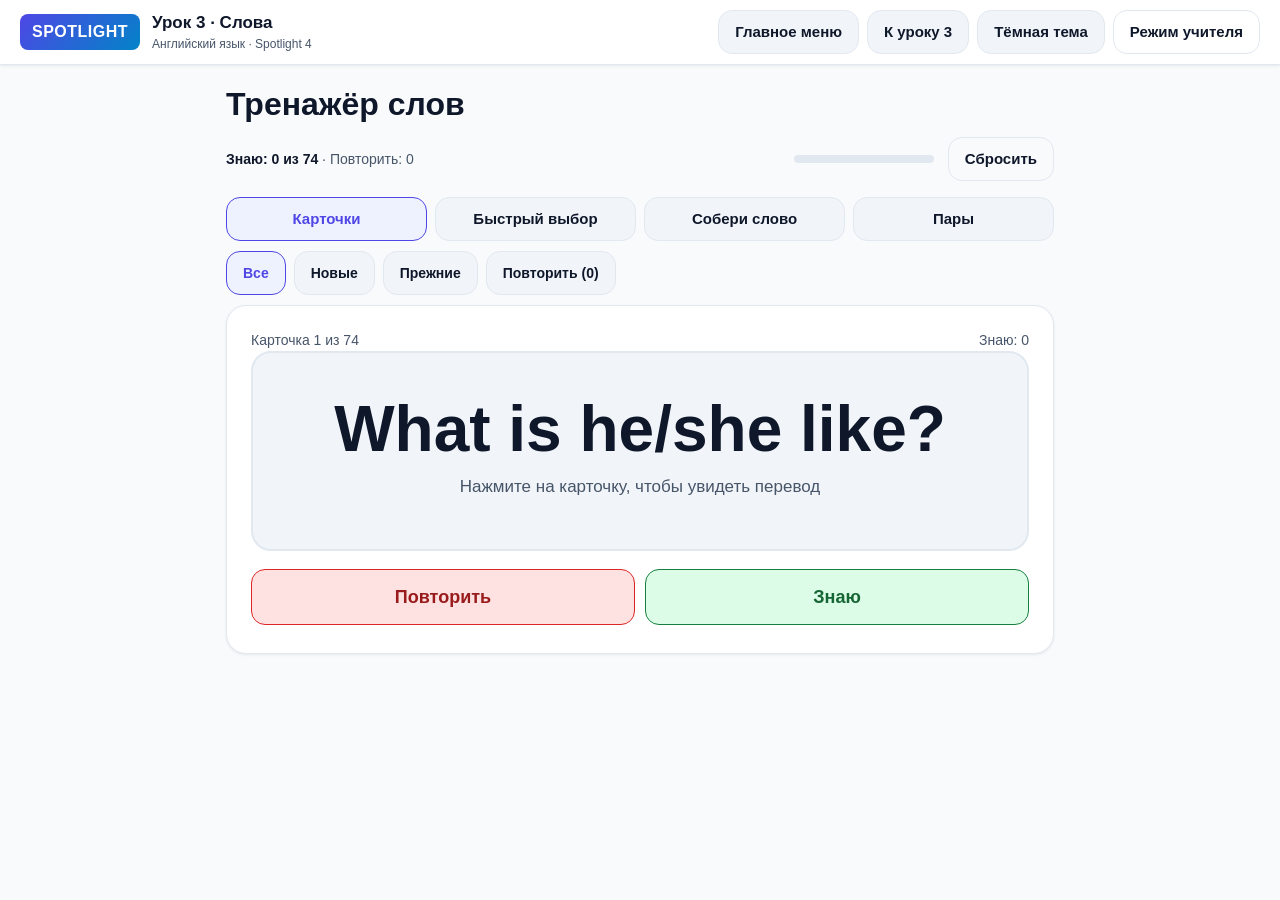
<file: lesson-3/words.html>
<!doctype html>
<html lang="ru">
<head>
  <meta charset="utf-8">
  <meta name="viewport" content="width=device-width, initial-scale=1">
  <meta name="color-scheme" content="light dark">
  <title>SPOTLIGHT · Урок 3 — Тренажёр слов</title>
  <meta name="description" content="Тренажёр слов к уроку 3 (Spotlight 4): карточки, быстрый выбор, собери слово и пары.">
  <link rel="icon" href="../favicon.svg?v=4c1187ba76b8" type="image/svg+xml">
  <link rel="icon" type="image/png" sizes="96x96" href="../favicon-96.png?v=a3e8b90cff84">
  <link rel="apple-touch-icon" sizes="192x192" href="../apple-touch-icon.png?v=76e1a9312aab">
  <script>try { document.documentElement.dataset.theme = localStorage.getItem('oks.lesson3.theme') === 'dark' ? 'dark' : 'light'; } catch (_) { document.documentElement.dataset.theme = 'light'; }</script>
  <link rel="stylesheet" href="words.css?v=06c203afe97e">
  <script defer src="words-data.js?v=43243118039b"></script>
  <script defer src="words.js?v=3a614c9d0ced"></script>
</head>
<body>
  <a class="skip-link" href="#panel">К тренажёру</a>
  <header class="topbar">
    <a class="brand" href="../index.html" aria-label="SPOTLIGHT — главное меню"><span class="brand-mark">SPOTLIGHT</span><span class="brand-title">Урок 3 · Слова<small>Английский язык · Spotlight 4</small></span></a>
    <nav class="top-actions" aria-label="Переходы">
      <a class="btn" href="../index.html">Главное меню</a>
      <a class="btn" href="./index.html">К уроку 3</a>
      <button id="theme-toggle" type="button"></button>
      <button id="teacher-toggle" type="button" class="quiet" aria-pressed="false">Режим учителя</button>
    </nav>
  </header>
  <div id="storage-warning" class="storage-warning" role="status" hidden></div>
  <main class="wrap">
    <section class="summary" aria-label="Общий прогресс">
      <p id="summary-text" aria-live="polite"></p>
      <div class="progress-bar" role="progressbar" aria-label="Выучено слов" aria-valuemin="0" aria-valuemax="100"><span id="summary-bar"></span></div>
      <button id="reset" type="button" class="quiet">Сбросить</button>
    </section>
    <div id="controls">
      <div class="modes" role="group" aria-label="Тренировка" id="modes"></div>
      <div class="modes filters" role="group" aria-label="Какие слова" id="filters"></div>
    </div>
    <div id="panel" class="panel" tabindex="-1"></div>
    <div id="live" class="sr-only" role="status" aria-live="polite"></div>
  </main>
  <dialog id="reset-dialog" aria-labelledby="reset-title">
    <h2 id="reset-title">Сбросить весь прогресс?</h2>
    <p>Все отметки «знаю» и «повторить» на этом устройстве будут стёрты.</p>
    <div class="button-row"><button type="button" id="cancel-reset">Оставить</button><button type="button" class="danger" id="confirm-reset">Да, сбросить</button></div>
  </dialog>
  <noscript><p class="no-script">Для тренажёра нужен JavaScript. Включите его в настройках браузера.</p></noscript>
</body>
</html>
</file>
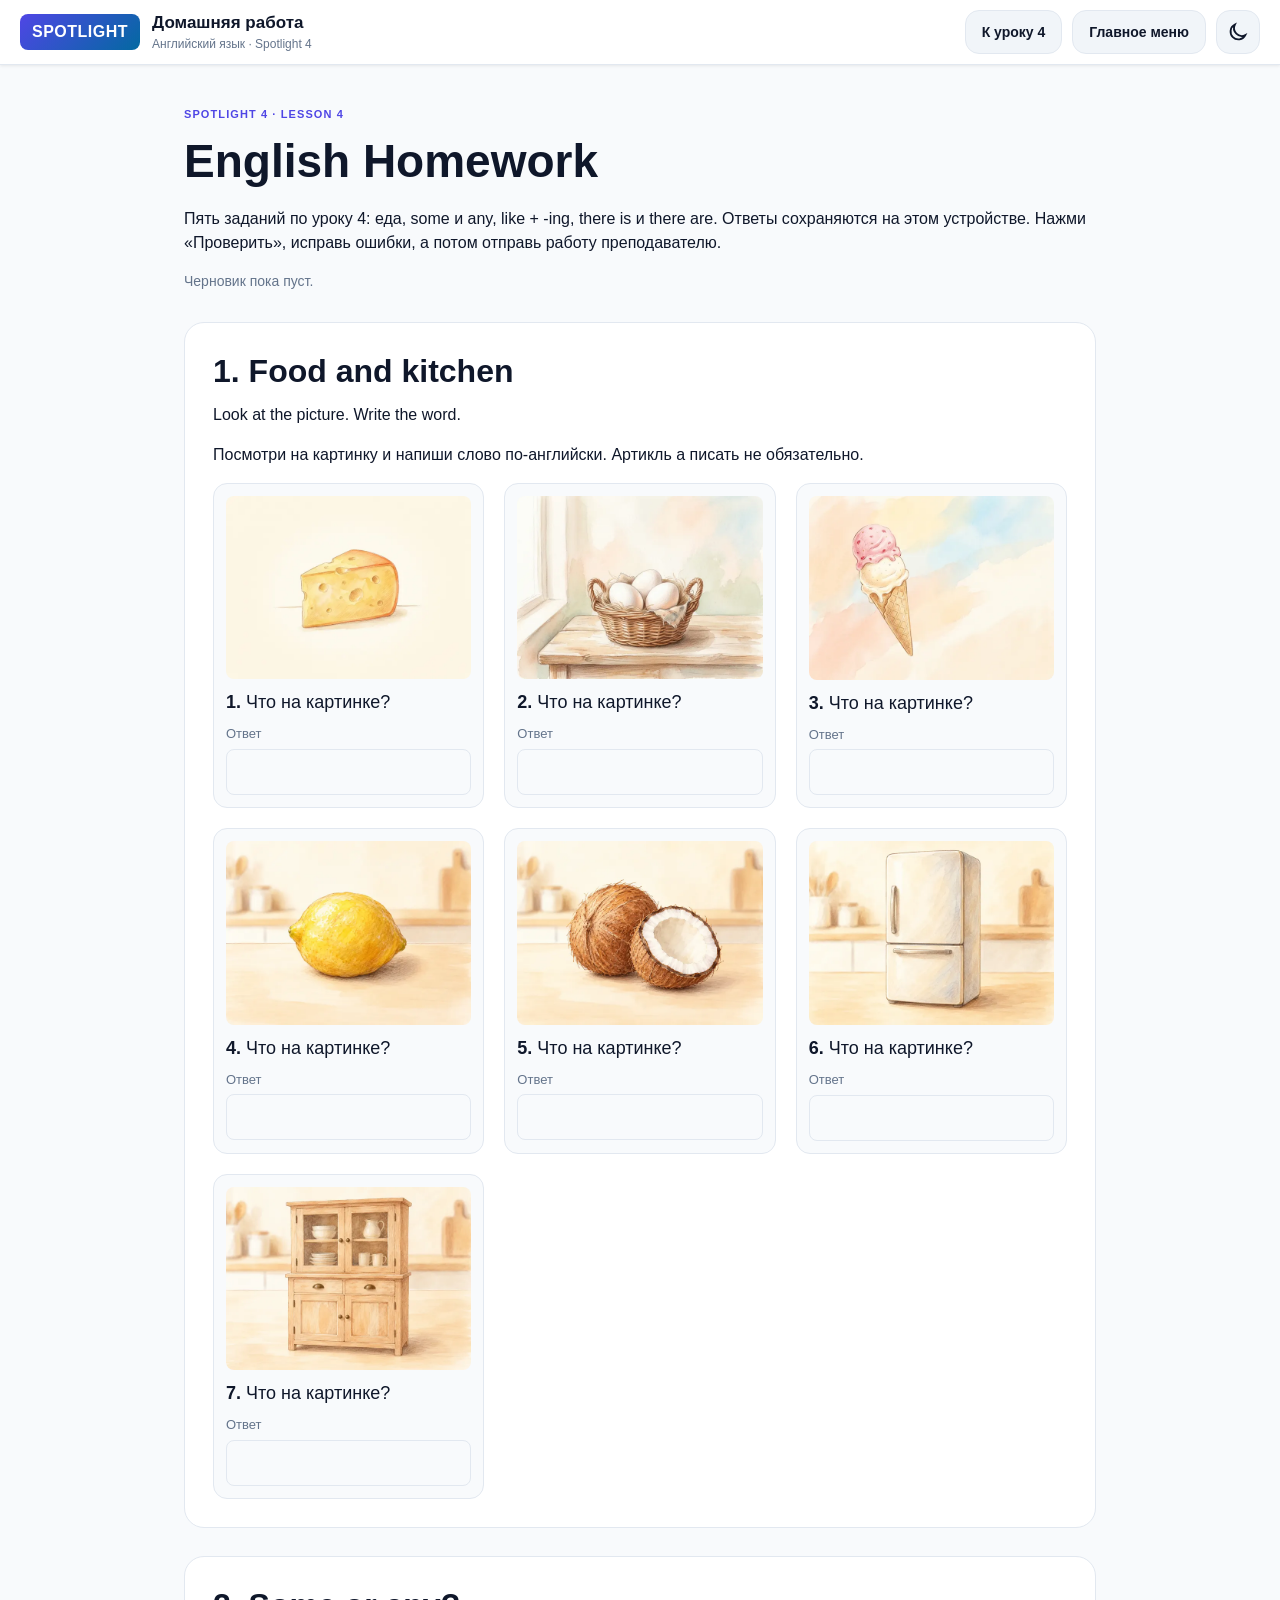
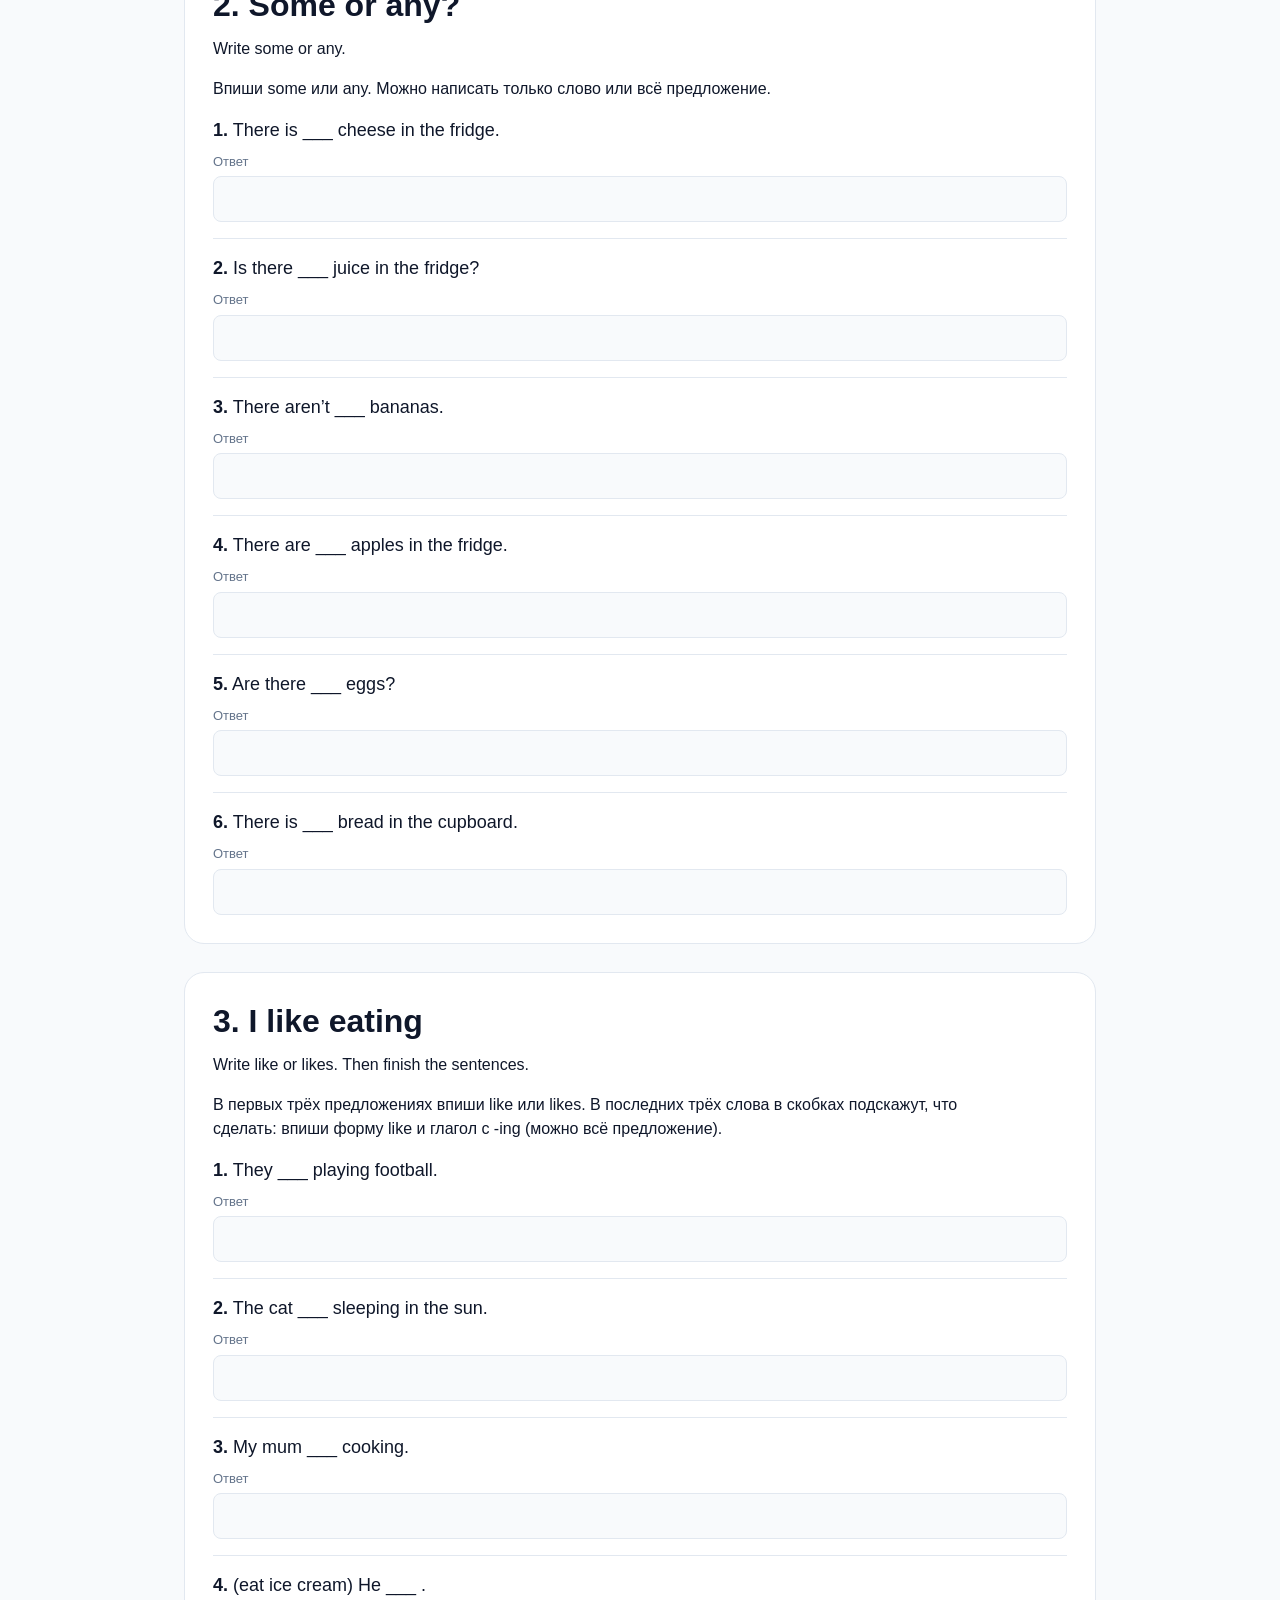
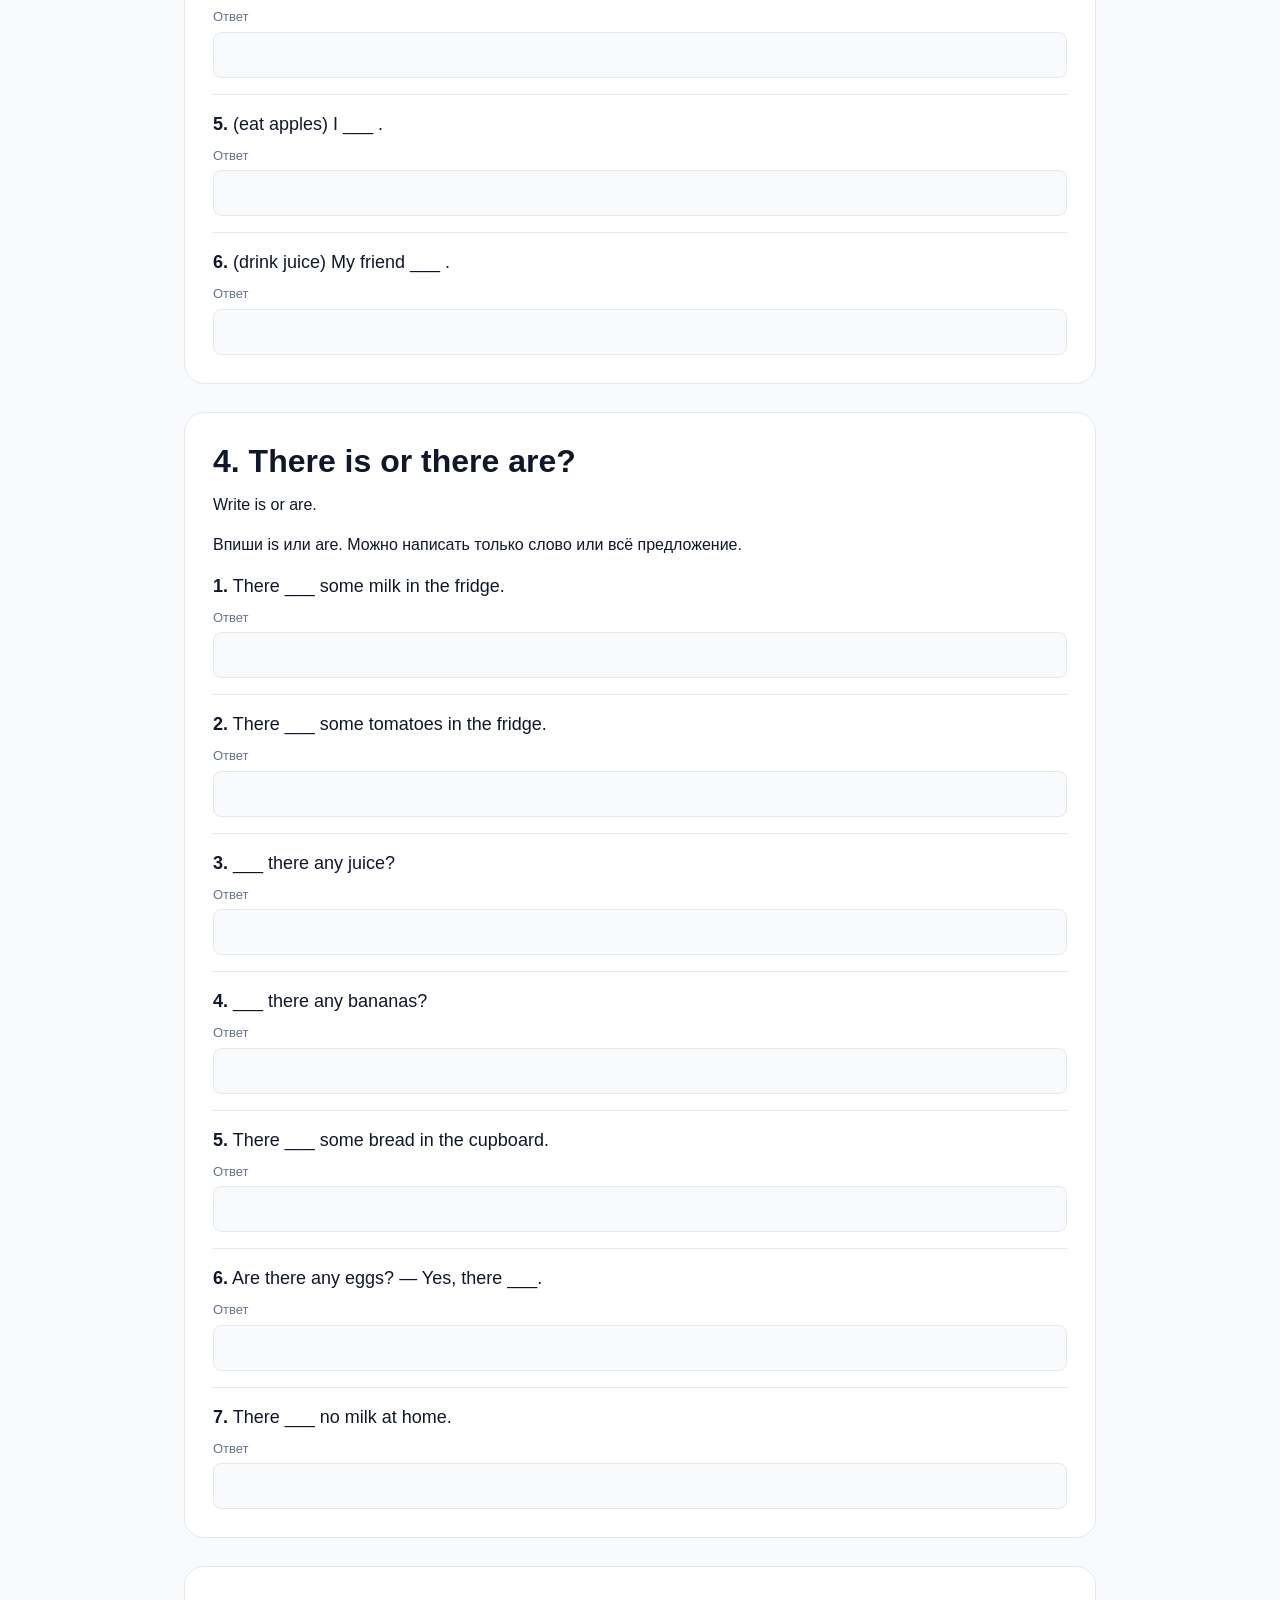
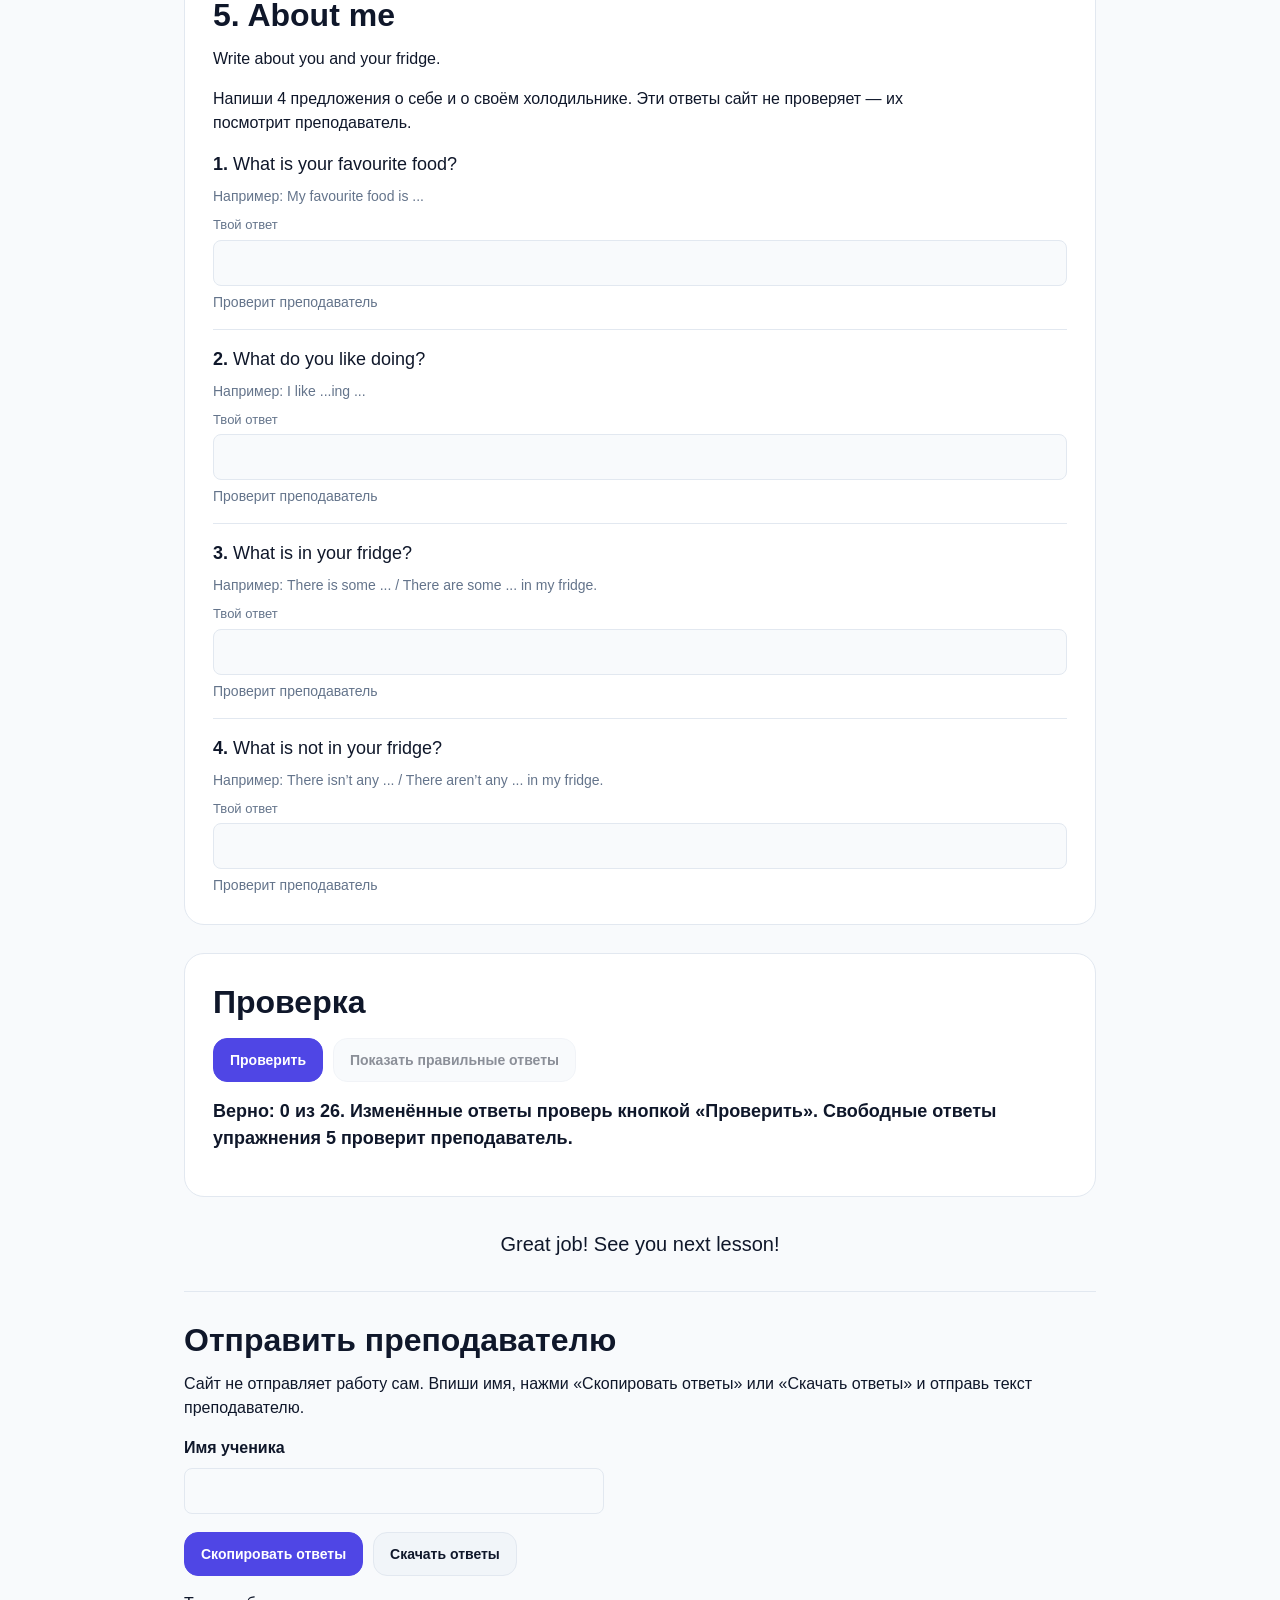
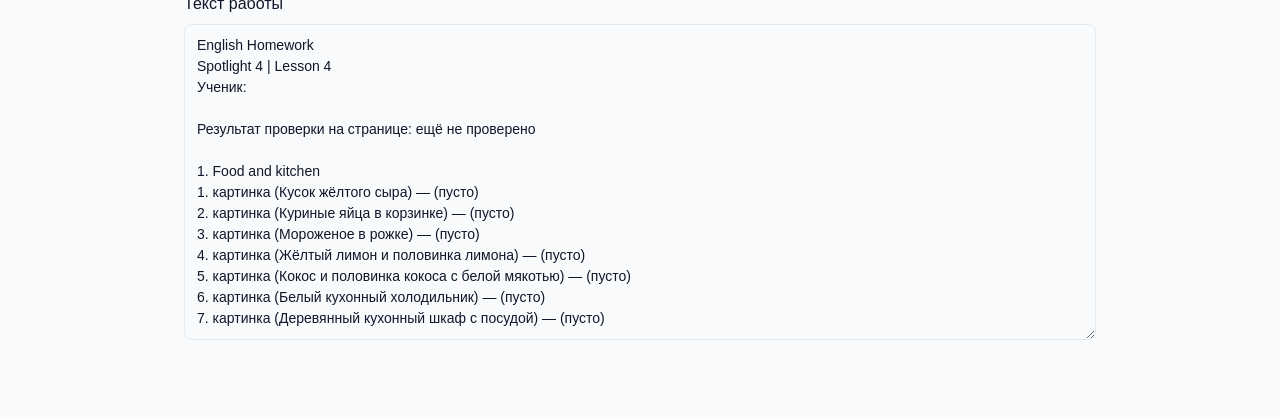
<file: lesson-4/homework.html>
<!doctype html>
<html lang="ru">
<head>
<link rel="icon" type="image/png" sizes="96x96" href="../favicon-96.png?v=a3e8b90cff84">
<link rel="icon" type="image/vnd.microsoft.icon" sizes="16x16 32x32 48x48" href="../favicon.ico?v=3d2fc2d67c57">
<link rel="apple-touch-icon" sizes="192x192" href="../apple-touch-icon.png?v=76e1a9312aab">

<meta charset="utf-8"><meta name="viewport" content="width=device-width, initial-scale=1"><meta name="color-scheme" content="light dark">
<title>English Homework · Spotlight 4 · Lesson 4</title>
<meta name="description" content="Домашняя работа к уроку 4: еда, some и any, like + -ing, there is и there are. Ответы можно проверить на странице и отправить преподавателю.">
<link rel="icon" href="../favicon.svg?v=4c1187ba76b8" type="image/svg+xml">
<meta property="og:title" content="English Homework · Spotlight 4"><meta property="og:description" content="Домашняя работа к уроку 4: еда, some и any, like + -ing, there is и there are."><meta property="og:type" content="website"><meta property="og:url" content="https://oks-teach.agent0.ru/lesson-4/homework.html"><meta property="og:image" content="https://oks-teach.agent0.ru/social-preview.png"><meta name="twitter:card" content="summary_large_image">
<script>try { document.documentElement.dataset.theme = localStorage.getItem('oks.lesson4.theme') === 'dark' ? 'dark' : 'light'; } catch (_) { document.documentElement.dataset.theme = 'light'; }</script>
<link rel="stylesheet" href="../lesson-2/lesson.css?v=0967847616e5"><link rel="stylesheet" href="homework.css?v=42f17449d6a2"><script defer src="homework-data.js?v=f61f40d1d660"></script><script defer src="homework.js?v=4026376e4ea6"></script>
</head>
<body class="homework-page">
<a class="skip-link" href="#homework-form">К домашнему заданию</a>
<header class="topbar"><a class="brand" href="../index.html"><span class="brand-mark">SPOTLIGHT</span><span class="brand-title">Домашняя работа<small>Английский язык · Spotlight 4</small></span></a><nav class="top-actions" aria-label="Навигация"><a class="btn" href="index.html">К уроку 4</a><a class="btn main-menu-link" href="../index.html">Главное меню</a><button id="theme-toggle" class="icon-button" type="button" aria-label="Переключить тему"></button></nav></header>

<main class="homework-main"><div class="homework-heading"><span class="eyebrow">SPOTLIGHT 4 · LESSON 4</span><h1 lang="en">English Homework</h1><p>Пять заданий по уроку 4: еда, some и any, like + -ing, there is и there are. Ответы сохраняются на этом устройстве. Нажми «Проверить», исправь ошибки, а потом отправь работу преподавателю.</p><p id="draft-status" role="status">Черновик пока пуст.</p></div>
<p id="storage-warning" class="homework-warning" role="alert" hidden></p>
<noscript><p class="homework-warning">Для заданий и проверки включите JavaScript.</p></noscript>
<form id="homework-form" novalidate>
<div id="exercises"></div>
<section class="check-block" aria-labelledby="check-heading"><h2 id="check-heading">Проверка</h2><div class="report-actions"><button id="check-homework" class="primary" type="submit">Проверить</button><button id="show-answers" type="button" disabled>Показать правильные ответы</button></div><p id="score" role="status" aria-live="polite">Нажми «Проверить», когда заполнишь ответы. Правильные ответы можно будет показать после проверки.</p></section>
</form>
<p class="closing" lang="en">Great job! See you next lesson!</p>
<section class="submission" aria-labelledby="submission-heading"><h2 id="submission-heading">Отправить преподавателю</h2><p>Сайт не отправляет работу сам. Впиши имя, нажми «Скопировать ответы» или «Скачать ответы» и отправь текст преподавателю.</p><label class="student-name" for="student-name">Имя ученика<input id="student-name" name="studentName" autocomplete="name" maxlength="80"></label><div class="report-actions"><button id="copy-report" class="primary" type="button">Скопировать ответы</button><button id="download-report" type="button">Скачать ответы</button></div><p id="report-status" role="status" hidden></p><label for="report-preview">Текст работы</label><textarea id="report-preview" readonly rows="14"></textarea></section>
</main></body></html>
</file>
<file: lesson-2/lesson.css>
:root {
  color-scheme: light;
  --primary: #4f46e5;
  --primary-hover: #4338ca;
  --primary-light: #eef2ff;
  --secondary: #0369a1;
  --secondary-light: #e0f2fe;
  --page: #f8fafc;
  --surface: #ffffff;
  --soft: #f1f5f9;
  --text: #0f172a;
  --muted: #64748b;
  --muted-strong: #475569;
  --line: #e2e8f0;
  --success: #10b981;
  --success-border: #15803d;
  --success-text: #166534;
  --success-soft: #dcfce7;
  --danger: #dc2626;
  --danger-text: #991b1b;
  --danger-soft: #fee2e2;
  --yellow: #f59e0b;
  --yellow-soft: #fef3c7;
  --shadow-sm: 0 1px 3px rgba(0, 0, 0, .08);
  --shadow: 0 4px 12px rgba(0, 0, 0, .06);
  --radius-sm: 8px;
  --radius-md: 14px;
  --radius: 20px;
  --space: 24px;
  --header-bg: rgba(255, 255, 255, .95);
  --font: -apple-system, BlinkMacSystemFont, 'Segoe UI', Roboto, 'Helvetica Neue', Arial, sans-serif;
}
:root[data-theme='dark'] {
  color-scheme: dark;
  --primary: #a5b4fc;
  --primary-hover: #c7d2fe;
  --primary-light: #252c53;
  --secondary: #7dd3fc;
  --secondary-light: #15354a;
  --page: #0f172a;
  --surface: #182235;
  --soft: #233047;
  --text: #f1f5f9;
  --muted: #b0bfd2;
  --muted-strong: #b0bfd2;
  --line: #3b4b63;
  --success: #34d399;
  --success-border: #4ade80;
  --success-text: #bbf7d0;
  --success-soft: #153b2a;
  --danger: #f87171;
  --danger-text: #fecaca;
  --danger-soft: #4b202a;
  --yellow: #fbbf24;
  --yellow-soft: #3f341b;
  --shadow-sm: 0 1px 3px rgba(0, 0, 0, .24);
  --shadow: 0 4px 12px rgba(0, 0, 0, .2);
  --header-bg: rgba(24, 34, 53, .95);
}
* { box-sizing: border-box; }
body { margin: 0; background: var(--page); color: var(--text); font: 400 16px/1.5 var(--font); }
button, input, textarea, select { font: inherit; color: inherit; }
button, select, summary, a { -webkit-tap-highlight-color: transparent; }
button, .btn { display: inline-flex; align-items: center; justify-content: center; gap: 6px; cursor: pointer; border: 1px solid var(--line); border-radius: var(--radius-md); background: var(--soft); color: var(--text); padding: 8px 16px; min-height: 44px; font-size: 14px; font-weight: 600; text-decoration: none; transition: background .2s, border-color .2s, box-shadow .2s; }
button:hover:not(:disabled), .btn:hover { background: var(--line); }
button:active:not(:disabled), .btn:active { transform: scale(.97); }
button:disabled { cursor: default; opacity: .48; }
button.primary { background: var(--primary); color: #ffffff; border-color: var(--primary); }
button.primary:hover:not(:disabled) { background: var(--primary-hover); border-color: var(--primary-hover); }
:root[data-theme='dark'] button.primary { color: #0f172a; }
button.danger { background: var(--danger-soft); color: var(--danger-text); border-color: var(--danger); }
button.selected, button[aria-pressed='true'] { border-color: var(--primary); background: var(--primary-light); color: var(--primary); }
button.quiet { background: transparent; }
a { color: var(--primary); text-underline-offset: 4px; }
:focus-visible { outline: 3px solid var(--secondary); outline-offset: 4px; }
[hidden] { display: none !important; }
h1, h2, h3, p { margin-top: 0; }
h1, h2, h3 { line-height: 1.25; font-weight: 700; }
h2 { font-size: clamp(26px, 2.7vw, 32px); margin-bottom: 12px; }
h3 { font-size: 21px; margin-bottom: 12px; }
p { margin-bottom: 16px; }
small { font-size: 13px; }
.eyebrow { color: var(--primary); font-size: 11px; font-weight: 700; letter-spacing: .1em; }
.skip-link { position: fixed; top: -100px; left: 20px; z-index: 200; border-radius: var(--radius-sm); background: var(--surface); padding: 12px 20px; }
.skip-link:focus { top: 12px; }
.topbar { position: sticky; top: 0; z-index: 100; padding: 10px 20px; display: flex; align-items: center; justify-content: space-between; gap: 16px; border-bottom: 1px solid var(--line); background: var(--header-bg); backdrop-filter: blur(8px); box-shadow: var(--shadow-sm); }
.brand { display: flex; align-items: center; gap: 12px; color: var(--text); text-decoration: none; min-width: 0; }
.brand-title { font-size: 17px; font-weight: 700; line-height: 1.3; }
.brand small { display: block; font-size: 12px; font-weight: 400; color: var(--muted); margin-top: 3px; }
.brand-mark { flex-shrink: 0; background: linear-gradient(135deg, #4f46e5, #0369a1); color: white; font-weight: 900; font-size: 16px; padding: 6px 12px; border-radius: var(--radius-sm); letter-spacing: .5px; }
.top-actions { display: flex; gap: 10px; align-items: center; flex-shrink: 0; }
.main-menu-link { white-space: nowrap; }
.icon-button { padding: 8px; width: 44px; min-height: 44px; }
.icon-button svg { display: block; width: 22px; height: 22px; }
.tools { position: relative; }
.tools summary { cursor: pointer; padding: 10px 12px; font-size: 14px; font-weight: 600; border: 1px solid var(--line); border-radius: var(--radius-md); background: var(--soft); min-height: 44px; }
.tools summary:hover { background: var(--line); }
.tools-menu { position: absolute; z-index: 110; right: 0; top: calc(100% + 8px); width: min(310px, 86vw); padding: 12px; background: var(--surface); border: 1px solid var(--line); border-radius: var(--radius-md); box-shadow: var(--shadow); }
.tools-menu button, .tools-menu .credits-link { width: 100%; justify-content: flex-start; text-align: left; margin-bottom: 7px; }
.tools-menu p { font-size: 13px; color: var(--muted); padding: 8px; margin: 0; }
.storage-warning { padding: 12px 24px; background: var(--yellow-soft); text-align: center; font-size: 14px; }
.lesson-layout { max-width: 1200px; margin: 0 auto; display: grid; grid-template-columns: 250px minmax(0, 1fr); gap: 24px; padding: 24px 16px 80px; }
.journey { align-self: start; position: sticky; top: 100px; max-height: calc(100vh - 120px); overflow-y: auto; padding: 20px; background: var(--surface); border: 1px solid var(--line); border-radius: var(--radius); box-shadow: var(--shadow-sm); }
/* Keep the sidebar's native scroll controls inside its rounded card. */
.journey { scrollbar-width: thin; scrollbar-color: var(--muted) transparent; }
@supports selector(::-webkit-scrollbar) {
  /* Non-auto standard values override Chromium's custom track geometry. */
  .journey { scrollbar-width: auto; scrollbar-color: auto; }
  .journey::-webkit-scrollbar { width: 8px; background: transparent; }
  .journey::-webkit-scrollbar-track { background: transparent; margin: 12px 0; border-radius: 999px; }
  .journey::-webkit-scrollbar-thumb { min-height: 32px; border: 2px solid transparent; border-radius: 999px; background-color: var(--muted); background-clip: padding-box; }
  .journey::-webkit-scrollbar-button { display: none; width: 0; height: 0; }
  .journey::-webkit-scrollbar-corner { background: transparent; }
}
.journey-title h1 { font-size: 20px; margin: 12px 0 8px; }
.journey-title p { color: var(--muted); font-size: 14px; }
.route-control { padding: 12px 0 18px; }
.route-control label { display: block; color: var(--muted); font-size: 13px; margin-bottom: 6px; }
.route-control select { padding: 10px 12px; border: 1px solid var(--line); border-radius: var(--radius-md); background: var(--soft); width: 100%; min-height: 44px; font-size: 13px; font-weight: 600; }
.route-control small { display: block; color: var(--muted); margin-top: 6px; }
#stage-menu > summary { display: none; }
.stage-link { display: flex; align-items: center; justify-content: flex-start; gap: 10px; width: 100%; padding: 10px 8px; margin: 3px 0; border-color: transparent; background: transparent; text-align: left; }
.stage-link:hover:not(:disabled) { background: var(--soft); }
.stage-link.current { background: var(--primary-light); color: var(--primary); border-color: var(--primary); }
.stage-number { flex: 0 0 30px; height: 30px; border: 1px solid var(--line); border-radius: 50%; display: grid; place-items: center; font-size: 13px; background: var(--surface); }
.stage-link.complete .stage-number { border-color: var(--success-border); color: var(--success-text); }
.stage-link.current .stage-number { border-color: var(--primary); color: var(--primary); }
.stage-label { min-width: 0; font-size: 14px; line-height: 1.3; }
.stage-label small { display: block; color: var(--muted); margin-top: 4px; font-weight: 400; font-size: 11px; }
.stage-link.current .stage-label small { color: var(--primary); }
.journey-foot { color: var(--muted); font-size: 13px; padding: 20px 4px 0; }
.little-line { display: block; width: 36px; height: 4px; border-radius: var(--radius-sm); background: var(--secondary); margin-bottom: 12px; }
.main-content { min-width: 0; }
.stage-heading { display: flex; gap: 24px; justify-content: space-between; align-items: center; margin: 0 0 18px; color: var(--muted); font-size: 13px; }
.stage-heading strong { color: var(--primary); font-weight: 700; }
.stage-heading p { margin: 0; }
.progress-bar { width: 110px; height: 6px; background: var(--line); border-radius: var(--radius-sm); overflow: hidden; margin-top: 6px; }
.progress-bar span { display: block; height: 100%; background: linear-gradient(90deg, var(--primary), var(--secondary)); }
.task { background: var(--surface); border: 1.5px solid var(--line); border-radius: var(--radius); box-shadow: var(--shadow-sm); overflow: hidden; padding: 24px; scroll-margin-top: 110px; }
.task > .eyebrow { display: block; margin-bottom: 12px; }
.prompt { font-size: clamp(22px, 2.2vw, 28px); line-height: 1.35; font-weight: 700; margin: 20px 0; }
.scene { margin: 20px auto; max-width: 780px; border: 1px solid var(--line); border-radius: var(--radius-md); overflow: hidden; line-height: 0; background: var(--soft); box-shadow: var(--shadow-sm); }
.raster-scene { position: relative; isolation: isolate; line-height: 1.5; }
.scene-image { display: block; width: 100%; height: auto; max-height: 420px; object-fit: contain; }
.scene-grid .scene-image { max-height: 280px; }
.picture-choice .scene-image { max-height: 240px; }
.remediation .scene-image { max-height: 240px; }
.welcome-copy .scene-image { max-height: 200px; }
.exit-item .scene-image { max-height: 340px; }
.raster-scene[data-scene='room'] .scene-image { max-height: none; }
.photo-context { display: block; padding: 12px 16px; background: var(--secondary-light); color: var(--text); font-size: 14px; font-weight: 400; line-height: 1.5; text-align: left; }
.scene-image-error, .scene-image-error.scene-placeholder { display: block; padding: 20px; background: var(--yellow-soft); color: var(--text); font-size: 15px; line-height: 1.5; }
.scene-image-error p { margin-bottom: 12px; }
.scene-image-failed { min-height: 160px; font-size: 16px; color: var(--muted); }
.scene-image-failed .scene-hotspot { display: none; }
.scene-image-failed .scene-image { display: none !important; }
/* Percentage hit regions follow the full, uncropped photograph at every width. */
.scene-hotspot { position: absolute; z-index: 1; display: block; min-height: 0; min-width: 0; margin: 0; padding: 0; border: 3px solid transparent; border-radius: var(--radius-sm); background: transparent; box-shadow: none; color: var(--text); touch-action: manipulation; }
.scene-hotspot-label { position: absolute; width: 1px; height: 1px; padding: 0; margin: -1px; overflow: hidden; clip-path: inset(50%); white-space: nowrap; border: 0; }
.scene-hotspot:hover:not(:disabled) { background: transparent; border-color: var(--secondary); box-shadow: 0 0 0 2px var(--surface); }
.scene-hotspot:active:not(:disabled) { transform: none; }
.scene-hotspot:focus-visible { outline: 3px solid var(--secondary); outline-offset: 2px; background: transparent; }
.scene-hotspot.hotspot-revealed { border-color: var(--success-border); box-shadow: 0 0 0 2px var(--surface); }
.scene [aria-disabled='true'] { cursor: default; }
.scene-placeholder { padding: 70px 24px; font-size: 20px; line-height: 1.5; color: var(--muted); text-align: center; }
.scene-grid { display: grid; grid-template-columns: repeat(2, minmax(0, 1fr)); gap: 16px; }
.scene-grid .scene { margin: 0; }
.body-copy { font-size: 18px; line-height: 1.65; margin: 20px 0; overflow-wrap: anywhere; }
.body-copy table { border-collapse: collapse; width: 100%; font-size: 16px; }
.body-copy td, .body-copy th { padding: 10px; border-bottom: 1px solid var(--line); text-align: left; }
.grammar-card { border: 1px solid var(--line); border-radius: var(--radius-md); padding: 22px; margin: 16px 0; background: var(--surface); }
.grammar-card h3 { color: var(--primary); font-size: 22px; }
.grammar-card p:last-child { margin-bottom: 0; }
.grammar-form { display: flex; flex-wrap: wrap; align-items: center; gap: 8px; margin: 16px 0; font-weight: 700; line-height: 1.4; }
.grammar-form span { border-radius: var(--radius-sm); background: var(--primary-light); color: var(--primary); padding: 8px 12px; }
.grammar-form b { font-weight: 400; color: var(--text); }
.grammar-example { font-size: 20px; line-height: 1.65; margin: 16px 0; }
.pronoun-pairs { display: grid; grid-template-columns: repeat(3, minmax(0, 1fr)); gap: 14px; margin: 16px 0; }
.pronoun-pairs > div { padding: 14px; border-radius: var(--radius-sm); background: var(--primary-light); }
.pronoun-pairs strong { color: var(--primary); }
.grammar-word-pairs { display: grid; grid-template-columns: repeat(2, minmax(0, 1fr)); gap: 8px 18px; }
.grammar-word-pairs p { margin: 0; padding: 8px 0; border-bottom: 1px solid var(--line); }
.short-answer-patterns { padding: 14px; border-radius: var(--radius-sm); background: var(--primary-light); margin-bottom: 16px; }
.short-answer-patterns p { margin: 0; }
.short-answer-list > div { display: grid; grid-template-columns: 45px repeat(2, minmax(0, 1fr)); gap: 8px; padding: 10px 0; border-bottom: 1px solid var(--line); }
.short-answer-list strong { color: var(--primary); white-space: nowrap; }
.reminder { padding: 14px 18px; border-left: 4px solid var(--yellow); background: var(--yellow-soft); border-radius: 0 var(--radius-md) var(--radius-md) 0; margin: 18px 0; font-size: 16px; }
.button-row { display: flex; gap: 10px; align-items: center; flex-wrap: wrap; margin: 20px 0 4px; }
.options { display: flex; flex-wrap: wrap; gap: 12px; margin: 20px 0; }
.options > button { flex: 1 1 150px; font-size: 18px; padding: 12px 16px; }
.picture-options { display: grid; grid-template-columns: repeat(3, minmax(0, 1fr)); gap: 14px; margin: 20px 0; }
.picture-choice { display: flex; flex-direction: column; justify-content: flex-start; gap: 0; min-width: 0; padding: 0 0 14px; overflow: hidden; font-size: 17px; background: var(--surface); border: 2px solid var(--line); }
.picture-choice .scene { width: 100%; margin: 0 0 14px; background: var(--soft); border: 0; border-radius: 0; box-shadow: none; }
.picture-choice .option-text { display: block; padding: 0 10px; }
.answer-form label, .remediation label { display: block; font-size: 14px; color: var(--muted); margin: 12px 0 6px; }
input[type='text'], textarea { background: var(--page); border: 1px solid var(--line); border-radius: var(--radius-md); padding: 12px 16px; width: 100%; font-size: 20px; min-height: 52px; }
textarea { min-height: 110px; resize: vertical; font-size: 16px; }
input[readonly] { color: var(--muted); }
.feedback { border-radius: var(--radius-md); padding: 18px 20px; margin-top: 22px; background: var(--yellow-soft); }
.feedback.correct { background: var(--success-soft); color: var(--success-text); border: 1px solid var(--success-border); }
.feedback.reveal { background: var(--danger-soft); }
.feedback h3 { font-size: 20px; }
.feedback p:last-child { margin-bottom: 0; }
.feedback .answer-reveal { font-size: 22px; font-weight: 700; color: var(--text); }
.remediation { border-top: 1px solid var(--line); padding-top: 20px; margin-top: 20px; color: var(--text); }
.remediation .scene { max-width: 420px; }
.example-support { margin-top: 18px; padding: 18px; border: 1px solid var(--line); border-radius: var(--radius-md); background: var(--surface); }
.example-support p { font-size: 16px; }
.welcome-copy .scene { max-width: 400px; margin: 16px auto; }
.task-footer { display: flex; align-items: center; justify-content: space-between; gap: 12px; border-top: 1px solid var(--line); padding-top: 20px; margin-top: 24px; }
.task-footer .secondary-actions { display: flex; gap: 8px; flex-wrap: wrap; }
.task-footer button { font-size: 14px; }
.task-footer .next { padding-left: 24px; padding-right: 24px; }
.help-panel { margin-top: 18px; border-top: 1px solid var(--line); padding-top: 18px; }
.help-panel h3 { font-size: 20px; }
.grammar-scheme { display: grid; grid-template-columns: repeat(3, minmax(0, 1fr)); gap: 10px; margin: 16px 0; }
.grammar-scheme > div { background: var(--secondary-light); padding: 14px 10px; border-radius: var(--radius-md); text-align: center; }
.grammar-scheme strong { display: block; color: var(--primary); font-size: 25px; }
.teacher-panel { margin-top: 22px; }
.teacher-panel summary { cursor: pointer; color: var(--muted); font-size: 14px; padding: 10px 0; }
.teacher-content { padding: 20px 4px; border-top: 1px solid var(--line); font-size: 16px; }
.teacher-content li { margin-bottom: 12px; }
.card-count { color: var(--primary); font-size: 13px; font-weight: 700; margin-top: 16px; }
.card-label { font-size: 30px; font-weight: 700; margin: 16px 0 8px; text-align: center; }
.card-label small { display: block; font-size: 18px; color: var(--muted); font-weight: 400; }
.flip-area { min-height: 64px; text-align: center; }
.assessment-buttons button { font-size: 15px; }
.token-bank { min-height: 74px; padding: 16px; border: 1px dashed var(--line); border-radius: var(--radius-md); margin: 20px 0; }
.token-bank .token { margin: 4px; font-size: 20px; }
.token-output { min-height: 100px; padding: 16px; background: var(--primary-light); border: 1px solid var(--line); border-radius: var(--radius-md); display: flex; flex-wrap: wrap; gap: 8px; align-items: flex-start; }
.token-unit { display: inline-flex; flex-direction: column; gap: 4px; }
.token-unit > .token { font-size: 20px; }
.reorder-controls { display: flex; justify-content: center; gap: 4px; }
.reorder-controls button { padding: 0 8px; min-height: 32px; font-size: 13px; border-radius: var(--radius-sm); }
.empty-answer { color: var(--primary); align-self: center; font-size: 15px; padding: 6px; }
.drag-over { outline: 3px dashed var(--secondary); outline-offset: 3px; }
.error-sentence { display: flex; align-items: center; flex-wrap: wrap; gap: 5px; padding: 20px 0; }
.error-sentence button { font-size: 21px; padding: 10px 12px; }
.error-sentence .gap { font-size: 14px; min-width: 35px; padding: 10px 4px; border-style: dashed; }
.interactive-list { display: grid; grid-template-columns: repeat(2, minmax(0, 1fr)); gap: 12px; margin: 20px 0; }
.interactive-list button { display: block; min-width: 0; text-align: left; padding: 18px; font-size: 20px; }
.interactive-list small { display: block; color: var(--muted-strong); font-size: 16px; margin-top: 5px; }
.calendar-list { display: grid; grid-template-columns: repeat(2, minmax(0, 1fr)); gap: 12px; margin: 20px 0; }
.calendar-list button { display: block; font-size: 23px; padding: 20px; text-align: left; }
.calendar-list small { display: block; font-size: 16px; color: var(--muted-strong); margin-top: 6px; font-weight: 400; }
.calendar-detail { background: var(--secondary-light); border-radius: var(--radius-md); padding: 24px; margin: 20px 0; min-height: 180px; overflow-wrap: anywhere; }
.calendar-detail h3 { font-size: clamp(32px, 4vw, 48px); color: var(--primary); margin-bottom: 10px; }
.calendar-detail #calendar-translation { font-size: 23px; margin-bottom: 8px; }
.calendar-detail #calendar-pronunciation { font-size: 18px; color: var(--muted); margin: 0; }
.speech-setting { font-size: 15px; color: var(--muted); display: flex; gap: 8px; align-items: center; }
.speech-setting input { width: 20px; height: 20px; accent-color: var(--primary); }
.pronoun-progress { display: flex; flex-wrap: wrap; gap: 8px; margin: 14px 0; }
.pronoun-progress span { border-radius: var(--radius-sm); padding: 5px 12px; background: var(--soft); font-size: 15px; }
.pronoun-progress .checked { background: var(--success-soft); color: var(--success-text); }
.animation-line { margin: 18px 0; font-size: 25px; min-height: 65px; background: var(--secondary-light); padding: 16px; border-radius: var(--radius-md); animation: appear .3s ease; }
.character-story { font-size: 19px; margin-top: 16px; }
.hero-options { display: flex; gap: 10px; flex-wrap: wrap; margin: 20px 0; }
.hero-options button { flex: 1 1 110px; }
.description { padding: 20px; border-radius: var(--radius-md); background: var(--secondary-light); font-size: 26px; font-weight: 700; margin: 20px 0; }
.exit-item { padding: 24px 0; border-bottom: 1px solid var(--line); }
.exit-item:first-child { padding-top: 0; }
.exit-item .prompt { font-size: 24px; margin: 12px 0; }
.exit-item .scene { max-width: 580px; }
.exit-result { padding: 14px 16px; border-radius: var(--radius-md); margin-top: 12px; background: var(--yellow-soft); font-size: 16px; }
.exit-result.correct { background: var(--success-soft); color: var(--success-text); border: 1px solid var(--success-border); }
.report-intro { padding: 22px; background: var(--primary-light); border-radius: var(--radius-md); margin: 20px 0; }
.report-intro strong { font-size: 25px; color: var(--primary); }
.report-stage { border-bottom: 1px solid var(--line); padding: 18px 0; }
.report-stage h3 { font-size: 20px; }
.report-stage ul { padding-left: 20px; font-size: 14px; }
.report-stage li { padding: 5px 0; }
.report-tag { display: inline-block; font-size: 12px; border-radius: var(--radius-sm); background: var(--soft); padding: 3px 8px; margin-left: 4px; }
.report-notes { margin-top: 24px; }
.history-details { margin-top: 8px; color: var(--muted); }
.history-details pre { white-space: pre-wrap; overflow-wrap: anywhere; font-size: 12px; }
/* Only the actual attempted control receives a result. Selection alone is indigo. */
.answer-correct, [data-answer-result='correct'],
button.answer-correct, button[data-answer-result='correct'],
input.answer-correct, input[data-answer-result='correct'],
textarea.answer-correct, textarea[data-answer-result='correct'],
button.answer-correct:disabled, button[data-answer-result='correct']:disabled,
button.answer-correct:hover, button[data-answer-result='correct']:hover {
  background: var(--success-soft); color: var(--success-text); border: 2px solid var(--success-border); opacity: 1; box-shadow: inset 0 0 0 1px var(--success-border);
}
.answer-incorrect, [data-answer-result='incorrect'],
button.answer-incorrect, button[data-answer-result='incorrect'],
input.answer-incorrect, input[data-answer-result='incorrect'],
textarea.answer-incorrect, textarea[data-answer-result='incorrect'],
button.answer-incorrect:disabled, button[data-answer-result='incorrect']:disabled,
button.answer-incorrect:hover, button[data-answer-result='incorrect']:hover {
  background: var(--danger-soft); color: var(--danger-text); border: 2px solid var(--danger); opacity: 1; box-shadow: inset 0 0 0 1px var(--danger);
}
:is(.answer-correct, .answer-incorrect, [data-answer-result]) :is(.option-text, small, .empty-answer) { color: inherit; }
:is(.answer-correct, .answer-incorrect, [data-answer-result]) .scene { border-radius: 0; }
.answer-result-cue, .answer-cue { display: inline-block; font-size: 14px; font-weight: 700; line-height: 1.4; }
button:is(.answer-correct, [data-answer-result='correct'])::after { content: '✓'; flex-shrink: 0; font-size: 18px; font-weight: 700; line-height: 1.4; }
button:is(.answer-incorrect, [data-answer-result='incorrect'])::after { content: '✕'; flex-shrink: 0; font-size: 18px; font-weight: 700; line-height: 1.4; }
.picture-choice:is(.answer-correct, .answer-incorrect, [data-answer-result])::after { margin-top: 6px; }
.token-output:is(.answer-correct, [data-answer-result='correct'])::after { content: '✓ Верно'; flex-basis: 100%; font-weight: 700; }
.token-output:is(.answer-incorrect, [data-answer-result='incorrect'])::after { content: '✕ Неверно'; flex-basis: 100%; font-weight: 700; }
.token-output:is(.answer-correct, .answer-incorrect, [data-answer-result]) .token { opacity: 1; color: inherit; background: var(--surface); }
/* Native hotspot feedback outlines the object, never hides it under a fill. */
.scene-hotspot.selected, .scene-hotspot[aria-pressed='true'] { background: transparent; }
.scene-hotspot:is(.answer-correct, .answer-incorrect, [data-answer-result]),
.scene-hotspot:is(.answer-correct, .answer-incorrect, [data-answer-result]):hover,
.scene-hotspot:is(.answer-correct, .answer-incorrect, [data-answer-result]):disabled { background: transparent; opacity: 1; box-shadow: 0 0 0 2px var(--surface); }
.scene-hotspot:is(.answer-correct, .answer-incorrect, [data-answer-result])::after { position: absolute; top: 2px; right: 2px; padding: 0 4px; border-radius: 4px; background: var(--surface); font-size: 16px; }
dialog { background: var(--surface); color: var(--text); border: 1px solid var(--line); border-radius: var(--radius); padding: 24px; max-width: min(540px, calc(100vw - 32px)); box-shadow: var(--shadow); }
dialog h2 { font-size: 26px; }
dialog::backdrop { background: #0f172a99; }
.no-script { padding: 30px; }
@keyframes appear { from { opacity: .4; transform: translateY(5px); } to { opacity: 1; transform: translateY(0); } }
@media (max-width: 1050px) {
  .topbar { flex-wrap: wrap; gap: 10px; }
  .top-actions { margin-left: auto; }
  .lesson-layout { grid-template-columns: 220px minmax(0, 1fr); gap: 18px; }
  .journey { padding: 14px; top: 130px; max-height: calc(100vh - 150px); }
  .picture-options { grid-template-columns: repeat(2, minmax(0, 1fr)); }
  .task { scroll-margin-top: 140px; }
}
@media (max-width: 760px) {
  .topbar { padding: 8px 12px; }
  .brand { width: 100%; gap: 10px; }
  .brand-mark { font-size: 13px; padding: 6px 10px; }
  .brand-title { font-size: 14px; }
  .brand small { font-size: 11px; }
  .top-actions { width: 100%; gap: 8px; justify-content: flex-end; flex-wrap: wrap; }
  .main-menu-link { margin-right: auto; }
  .tools summary { font-size: 13px; padding: 10px; }
  .lesson-layout { display: block; padding: 16px 12px 40px; }
  .journey { position: static; max-height: none; overflow: visible; margin-bottom: 20px; padding: 12px; }
  .journey-foot { display: none; }
  .journey-title { position: absolute; width: 1px; height: 1px; padding: 0; margin: -1px; overflow: hidden; clip-path: inset(50%); white-space: nowrap; border: 0; }
  .route-control { display: flex; flex-wrap: wrap; gap: 8px; align-items: center; padding: 0 0 12px; }
  .route-control label { margin: 0; }
  .route-control select { width: auto; flex: 1; min-width: 0; font-size: 13px; padding: 9px; }
  .route-control small { width: 100%; margin: 0; font-size: 12px; }
  #stage-menu { background: var(--surface); border: 1px solid var(--line); border-radius: var(--radius-md); }
  #stage-menu > summary { display: block; padding: 12px; cursor: pointer; font-size: 14px; font-weight: 600; }
  #stage-menu > summary::before { content: '☰'; margin-right: 10px; }
  #mobile-progress { float: right; color: var(--primary); }
  #stage-nav { padding: 0 8px 10px; }
  .stage-link { padding: 10px; }
  .stage-heading { gap: 10px; font-size: 12px; margin-bottom: 12px; }
  .progress-bar { width: 75px; }
  .task { padding: 20px 16px; scroll-margin-top: 170px; }
  h2 { font-size: 26px; }
  .prompt { font-size: 24px; }
  .scene { margin: 18px 0; }
  .picture-options { gap: 10px; }
  .picture-choice { font-size: 16px; }
  .picture-choice .option-text { padding: 0 6px; }
  .options { gap: 9px; }
  .options > button { flex-basis: 130px; font-size: 18px; }
  .task-footer { align-items: flex-start; flex-wrap: wrap; }
  .task-footer .next { margin-left: auto; }
  .task-footer button { padding: 10px 12px; font-size: 13px; }
  .grammar-scheme { gap: 6px; }
  .grammar-scheme > div { font-size: 12px; padding: 12px 6px; }
  .grammar-scheme strong { font-size: 21px; }
  .grammar-card { padding: 16px; }
  .grammar-card h3 { font-size: 21px; }
  .grammar-form { gap: 6px; }
  .grammar-form span { padding: 7px 9px; }
  .pronoun-pairs, .grammar-word-pairs { grid-template-columns: 1fr; }
  .short-answer-list > div { grid-template-columns: 52px minmax(0, 1fr); }
  .short-answer-list strong { grid-row: span 2; }
  .interactive-list, .calendar-list { grid-template-columns: 1fr; }
  .calendar-list button { font-size: 25px; }
  .calendar-detail { padding: 20px 16px; }
  .calendar-detail h3 { font-size: clamp(32px, 9vw, 40px); }
  .error-sentence button { font-size: 20px; padding: 10px; }
  .error-sentence .gap { min-width: 28px; padding: 10px 2px; }
  .token-bank { padding: 8px; }
  .token-bank .token, .token-unit > .token { font-size: 18px; padding: 10px 13px; }
  .token-output { padding: 10px; }
  .scene-grid { grid-template-columns: 1fr; }
  .feedback { padding: 16px; }
  .body-copy { font-size: 18px; }
  .body-copy table { font-size: 13px; }
  .body-copy td, .body-copy th { padding: 6px; }
  .exit-item .scene { margin-left: 0; margin-right: 0; }
  .button-row button { flex-grow: 1; }
}
@media (prefers-reduced-motion: reduce) { *, *::before, *::after { animation: none !important; transition: none !important; scroll-behavior: auto !important; } }
@media print { .topbar, .journey, .task-footer, .tools, .teacher-panel, .button-row { display: none; } .lesson-layout { display: block; padding: 0; } .task { border: 0; box-shadow: none; } body { background: white; color: black; } }
.credits-page .main-content p, .credits-page .main-content li { overflow-wrap: anywhere; }
</file>
<file: lesson-3/lesson.css>
/* Lesson three additions on top of ../lesson-2/lesson.css (shared theme, layout, buttons, feedback). */
.day-grid { display: grid; grid-template-columns: repeat(auto-fit, minmax(min(150px, 100%), 1fr)); gap: 10px; margin: 16px 0; }
.day-grid span { display: block; padding: 12px; border: 1px solid var(--line); border-radius: var(--radius-md); background: var(--surface); font-size: 20px; font-weight: 700; }
.day-grid small, .trait-grid small { display: block; font-size: 13px; font-weight: 400; color: var(--muted); }
.compare-rows p { padding: 10px 0; margin: 0; border-bottom: 1px solid var(--line); }
.compare-rows p:last-child { border-bottom: 0; }
.compare-rows span { color: var(--primary); }
.two-boxes { display: grid; grid-template-columns: repeat(2, minmax(0, 1fr)); gap: 16px; margin: 16px 0; }
.box-card { border: 2px solid var(--line); border-radius: var(--radius-md); padding: 18px; background: var(--surface); }
.box-card:first-child { border-color: var(--primary); }
.box-card:last-child { border-color: var(--secondary); }
.box-card h3 { font-size: 19px; }
.box-card .grammar-example { font-size: 18px; margin: 8px 0; }
.week-story { border-left: 4px solid var(--primary); padding-left: 16px; font-size: 20px; }
.week-story p { margin-bottom: 8px; }
.trait-grid { display: grid; grid-template-columns: repeat(auto-fit, minmax(min(170px, 100%), 1fr)); gap: 14px; margin: 16px 0; }
.trait-grid figure { margin: 0; border: 1px solid var(--line); border-radius: var(--radius-md); overflow: hidden; background: var(--surface); }
.trait-grid img { display: block; width: 100%; height: auto; aspect-ratio: 4 / 3; object-fit: cover; }
.trait-grid figcaption { padding: 8px 10px; font-weight: 700; }
.word-line { font-size: 17px; }
.summary-list li { margin-bottom: 8px; }
.link-row { display: flex; gap: 10px; flex-wrap: wrap; margin: 20px 0; }
.link-row .btn { font-size: 18px; padding: 12px 22px; }
.btn.primary { background: var(--primary); color: #ffffff; border-color: var(--primary); }
:root[data-theme='dark'] .btn.primary { color: #0f172a; }
.sort-boxes { display: grid; grid-template-columns: repeat(2, minmax(0, 1fr)); gap: 14px; margin: 18px 0; }
.sort-box { border: 2px dashed var(--line); border-radius: var(--radius-md); padding: 12px; min-height: 140px; background: var(--surface); }
.sort-box > button.drop { width: 100%; margin-bottom: 8px; text-align: left; justify-content: flex-start; flex-direction: column; align-items: flex-start; gap: 0; min-height: 52px; }
.sort-box > button.drop small { font-weight: 400; color: var(--muted); }
.sort-bank { display: flex; flex-wrap: wrap; gap: 8px; padding: 12px; border: 1px dashed var(--line); border-radius: var(--radius-md); min-height: 64px; }
.chip { font-size: 17px; text-align: left; }
.chip.wrong { border-color: var(--danger); background: var(--danger-soft); color: var(--danger-text); }
.chip.right { border-color: var(--success-border); background: var(--success-soft); color: var(--success-text); }
.chip.right::after { content: '✓'; margin-left: 8px; font-weight: 700; }
.chip.wrong::after { content: '✕'; margin-left: 8px; font-weight: 700; }
.chip:disabled, .sort-box > button.drop:disabled { opacity: 1; cursor: default; }
.sort-box > button.drop:disabled, .chip:disabled:not(.right):not(.wrong) { background: var(--soft); color: var(--text); }
.sort-box > button.drop:disabled small { color: var(--text); }
.notice { margin: 8px 0 0; font-weight: 600; color: var(--danger-text); }
.notice:empty { display: none; }
.sort-box .chip { display: flex; width: 100%; margin-top: 6px; }
.match-rows { display: grid; gap: 14px; margin: 18px 0; }
.match-row { display: grid; grid-template-columns: minmax(0, 1.4fr) minmax(0, 1fr); gap: 12px; align-items: center; }
.match-row select { min-height: 44px; padding: 8px 10px; border: 1px solid var(--line); border-radius: var(--radius-md); background: var(--surface); font-size: 17px; }
.match-row select.answer-correct { border-color: var(--success-border); background: var(--success-soft); }
.formula { font-size: 21px; font-weight: 800; margin: 10px 0; }
.formula b { color: var(--primary); }
.form-table { display: grid; gap: 8px; margin: 10px 0; }
.form-table p { display: flex; flex-wrap: wrap; gap: 8px; margin: 0; }
.form-table span { padding: 8px 14px; border: 1px solid var(--line); border-radius: var(--radius-md); background: var(--surface); font-size: 19px; font-weight: 700; }
.form-table .with-s span { border-color: var(--primary); }
.memo { background: var(--surface); border-left: 4px solid var(--primary); padding: 8px 12px; margin: 10px 0; }
.gap-rows { list-style: decimal inside; display: grid; gap: 14px; margin: 18px 0; padding: 0; }
.gap-row { display: flex; flex-wrap: wrap; align-items: center; gap: 8px; font-size: 19px; overflow-wrap: anywhere; }
.gap-row input { width: min(9.5em, 100%); min-height: 44px; padding: 8px 10px; border: 1px solid var(--line); border-radius: var(--radius-md); background: var(--surface); color: inherit; font-size: 18px; }
.gap-row input.answer-correct { border-color: var(--success-border); background: var(--success-soft); }
.gap-row input.answer-incorrect { border-color: var(--danger); background: var(--danger-soft); }
.gap-verb { color: var(--muted); font-weight: 700; }
.match-row select.answer-incorrect { border-color: var(--danger); background: var(--danger-soft); }
.cue { padding: 14px 18px; background: var(--secondary-light); border-radius: var(--radius-md); margin: 16px 0; }
.manual-row { margin-top: 12px; }
.hint-panel { margin-top: 16px; padding: 14px 18px; border-left: 4px solid var(--secondary); background: var(--secondary-light); border-radius: 0 var(--radius-md) var(--radius-md) 0; }
html { scroll-padding-top: 120px; }
:root { --muted: #475569; }
@media (max-width: 760px), (max-height: 500px) {
  html { scroll-padding-top: 16px; }
  .topbar { position: static; }
}
@media (max-width: 760px) {
  .two-boxes, .sort-boxes, .match-row { grid-template-columns: 1fr; }
}
@media print {
  :root[data-theme='dark'] {
    color-scheme: light; --primary: #4f46e5; --primary-hover: #4338ca; --primary-light: #eef2ff; --secondary: #0284c7; --secondary-light: #e0f2fe;
    --page: #ffffff; --surface: #ffffff; --soft: #f1f5f9; --text: #0f172a; --muted: #475569; --line: #cbd5e1;
    --success-border: #15803d; --success-text: #166534; --success-soft: #dcfce7; --danger: #dc2626; --danger-text: #991b1b; --danger-soft: #fee2e2;
    --yellow-soft: #fef3c7; --header-bg: #ffffff;
  }
  .link-row { display: none; }
}
/* Small screens and 200% zoom: long words wrap instead of being cut; touch targets stay at least 44px; picture boxes keep their ratio. */
h2, .task .prompt, .task .instruction, .task .body-copy, .gap-row, .trait-grid figcaption, .chip, .token, .option-text, .brand-title { overflow-wrap: anywhere; }
.trait-grid, .day-grid { min-width: 0; }
.brand { min-height: 44px; }
.token, .chip { min-height: 44px; }
.sr-only { position: absolute; width: 1px; height: 1px; margin: -1px; padding: 0; overflow: hidden; clip-path: inset(50%); white-space: nowrap; border: 0; }

/* Notebook-paper backdrop, like the Spotlight textbook pages: cream paper, faint ruled lines, red margin. Fixed, non-interactive, hidden in print. */
body::before {
  content: "";
  position: fixed;
  inset: 0;
  z-index: -1;
  pointer-events: none;
  background:
    linear-gradient(90deg, transparent 0 38px, rgba(239, 68, 68, 0.10) 38px 40.5px, transparent 40.5px),
    repeating-linear-gradient(0deg, transparent 0 33px, rgba(59, 130, 246, 0.055) 33px 35px),
    linear-gradient(rgba(253, 249, 238, 0.55), rgba(253, 249, 238, 0.55));
}
:root[data-theme='dark'] body::before {
  background:
    linear-gradient(90deg, transparent 0 38px, rgba(248, 113, 113, 0.08) 38px 40.5px, transparent 40.5px),
    repeating-linear-gradient(0deg, transparent 0 33px, rgba(148, 163, 184, 0.05) 33px 35px);
}
@media print { body::before { display: none; } }

/* Song card for the school-homework screens: blue rounded frame like the Spotlight textbook box. */
.song-card { border: 2px solid #93c5fd; border-radius: 16px; background: rgba(239, 246, 255, 0.8); padding: 16px 18px; margin: 14px 0; font-size: 19px; line-height: 1.65; }
.song-card p { margin: 0 0 12px; }
.song-card p:last-child { margin-bottom: 0; }
.song-card .song-indent { padding-left: 2em; }
:root[data-theme='dark'] .song-card { background: rgba(59, 130, 246, 0.10); }

/* Workbook task card for the school-homework screens (упр. 8 questions). */
.wb-tasks { border: 2px solid var(--line); border-radius: 16px; background: var(--surface); padding: 14px 18px; margin: 14px 0; font-size: 18px; line-height: 1.6; }
.wb-tasks p { margin: 0 0 8px; }
.wb-tasks p:last-child { margin-bottom: 0; }
</file>
<file: lesson-4/lesson.css>
/* Lesson four additions on top of ../lesson-2/lesson.css (shared theme, layout, buttons, feedback). */

/* Playful food background: soft color glow plus faint watercolor-style food pattern. */
body {
  background:
    radial-gradient(1100px 520px at 110% -10%, rgba(79, 70, 229, 0.08), transparent 60%),
    radial-gradient(900px 480px at -12% 112%, rgba(2, 132, 199, 0.07), transparent 60%),
    radial-gradient(700px 380px at 50% 120%, rgba(245, 158, 11, 0.05), transparent 65%),
    var(--page);
}
body::before {
  content: "";
  position: fixed;
  inset: 0;
  z-index: -1;
  pointer-events: none;
  background-image: url("data:image/svg+xml,%3Csvg xmlns='http://www.w3.org/2000/svg' width='480' height='480'%3E%3Ctext x='26' y='96' font-size='76' opacity='0.07'%3E%F0%9F%8D%8E%3C/text%3E%3Ctext x='252' y='200' font-size='76' opacity='0.07'%3E%F0%9F%8D%9E%3C/text%3E%3Ctext x='64' y='352' font-size='76' opacity='0.07'%3E%F0%9F%A5%9B%3C/text%3E%3Ctext x='272' y='440' font-size='76' opacity='0.07'%3E%F0%9F%A7%80%3C/text%3E%3C/svg%3E");
  background-repeat: repeat;
}
html[data-theme='dark'] body::before { opacity: 0.55; }
@media print { body::before { display: none; } }

.day-grid { display: grid; grid-template-columns: repeat(auto-fit, minmax(min(150px, 100%), 1fr)); gap: 10px; margin: 16px 0; }
.day-grid span { display: block; padding: 12px; border: 1px solid var(--line); border-radius: var(--radius-md); background: var(--surface); font-size: 20px; font-weight: 700; }
.day-grid small, .trait-grid small { display: block; font-size: 13px; font-weight: 400; color: var(--muted); }
.compare-rows p { padding: 10px 0; margin: 0; border-bottom: 1px solid var(--line); }
.compare-rows p:last-child { border-bottom: 0; }
.compare-rows span { color: var(--primary); }
.two-boxes { display: grid; grid-template-columns: repeat(2, minmax(0, 1fr)); gap: 16px; margin: 16px 0; }
.box-card { border: 2px solid var(--line); border-radius: var(--radius-md); padding: 18px; background: var(--surface); }
.box-card:first-child { border-color: var(--primary); }
.box-card:last-child { border-color: var(--secondary); }
.box-card h3 { font-size: 19px; }
.box-card .grammar-example { font-size: 18px; margin: 8px 0; }
.week-story { border-left: 4px solid var(--primary); padding-left: 16px; font-size: 20px; }
.week-story p { margin-bottom: 8px; }
.trait-grid { display: grid; grid-template-columns: repeat(auto-fit, minmax(min(170px, 100%), 1fr)); gap: 14px; margin: 16px 0; }
.trait-grid figure { margin: 0; border: 1px solid var(--line); border-radius: var(--radius-md); overflow: hidden; background: var(--surface); }
.trait-grid img { display: block; width: 100%; height: auto; aspect-ratio: 4 / 3; object-fit: cover; }
.trait-grid figcaption { padding: 8px 10px; font-weight: 700; }
.word-line { font-size: 17px; }
.summary-list li { margin-bottom: 8px; }
.link-row { display: flex; gap: 10px; flex-wrap: wrap; margin: 20px 0; }
.link-row .btn { font-size: 18px; padding: 12px 22px; }
.btn.primary { background: var(--primary); color: #ffffff; border-color: var(--primary); }
:root[data-theme='dark'] .btn.primary { color: #0f172a; }
.sort-boxes { display: grid; grid-template-columns: repeat(2, minmax(0, 1fr)); gap: 14px; margin: 18px 0; }
.sort-box { border: 2px dashed var(--line); border-radius: var(--radius-md); padding: 12px; min-height: 140px; background: var(--surface); }
.sort-box > button.drop { width: 100%; margin-bottom: 8px; text-align: left; justify-content: flex-start; flex-direction: column; align-items: flex-start; gap: 0; min-height: 52px; }
.sort-box > button.drop small { font-weight: 400; color: var(--muted); }
.sort-bank { display: flex; flex-wrap: wrap; gap: 8px; padding: 12px; border: 1px dashed var(--line); border-radius: var(--radius-md); min-height: 64px; }
.chip { font-size: 17px; text-align: left; }
.chip.wrong { border-color: var(--danger); background: var(--danger-soft); color: var(--danger-text); }
.chip.right { border-color: var(--success-border); background: var(--success-soft); color: var(--success-text); }
.chip.right::after { content: '✓'; margin-left: 8px; font-weight: 700; }
.chip.wrong::after { content: '✕'; margin-left: 8px; font-weight: 700; }
.chip:disabled, .sort-box > button.drop:disabled { opacity: 1; cursor: default; }
.sort-box > button.drop:disabled, .chip:disabled:not(.right):not(.wrong) { background: var(--soft); color: var(--text); }
.sort-box > button.drop:disabled small { color: var(--text); }
.notice { margin: 8px 0 0; font-weight: 600; color: var(--danger-text); }
.notice:empty { display: none; }
.sort-box .chip { display: flex; width: 100%; margin-top: 6px; }
.match-rows { display: grid; gap: 14px; margin: 18px 0; }
.match-row { display: grid; grid-template-columns: minmax(0, 1.4fr) minmax(0, 1fr); gap: 12px; align-items: center; }
.match-row select { min-height: 44px; padding: 8px 10px; border: 1px solid var(--line); border-radius: var(--radius-md); background: var(--surface); font-size: 17px; }
.match-row select.answer-correct { border-color: var(--success-border); background: var(--success-soft); }
.formula { font-size: 21px; font-weight: 800; margin: 10px 0; }
.formula b { color: var(--primary); }
.form-table { display: grid; gap: 8px; margin: 10px 0; }
.form-table p { display: flex; flex-wrap: wrap; gap: 8px; margin: 0; }
.form-table span { padding: 8px 14px; border: 1px solid var(--line); border-radius: var(--radius-md); background: var(--surface); font-size: 19px; font-weight: 700; }
.form-table .with-s span { border-color: var(--primary); }
.memo { background: var(--surface); border-left: 4px solid var(--primary); padding: 8px 12px; margin: 10px 0; }
.gap-rows { list-style: decimal inside; display: grid; gap: 14px; margin: 18px 0; padding: 0; }
.gap-row { display: flex; flex-wrap: wrap; align-items: center; gap: 8px; font-size: 19px; overflow-wrap: anywhere; }
.gap-row input { width: min(9.5em, 100%); min-height: 44px; padding: 8px 10px; border: 1px solid var(--line); border-radius: var(--radius-md); background: var(--surface); color: inherit; font-size: 18px; }
.gap-row input.answer-correct { border-color: var(--success-border); background: var(--success-soft); }
.gap-row input.answer-incorrect { border-color: var(--danger); background: var(--danger-soft); }
.gap-verb { color: var(--muted); font-weight: 700; }
.match-row select.answer-incorrect { border-color: var(--danger); background: var(--danger-soft); }
.cue { padding: 14px 18px; background: var(--secondary-light); border-radius: var(--radius-md); margin: 16px 0; }
.manual-row { margin-top: 12px; }
.hint-panel { margin-top: 16px; padding: 14px 18px; border-left: 4px solid var(--secondary); background: var(--secondary-light); border-radius: 0 var(--radius-md) var(--radius-md) 0; }
html { scroll-padding-top: 120px; }
:root { --muted: #475569; }
@media (max-width: 760px), (max-height: 500px) {
  html { scroll-padding-top: 16px; }
  .topbar { position: static; }
}
@media (max-width: 760px) {
  .two-boxes, .sort-boxes, .match-row { grid-template-columns: 1fr; }
}
@media print {
  :root[data-theme='dark'] {
    color-scheme: light; --primary: #4f46e5; --primary-hover: #4338ca; --primary-light: #eef2ff; --secondary: #0284c7; --secondary-light: #e0f2fe;
    --page: #ffffff; --surface: #ffffff; --soft: #f1f5f9; --text: #0f172a; --muted: #475569; --line: #cbd5e1;
    --success-border: #15803d; --success-text: #166534; --success-soft: #dcfce7; --danger: #dc2626; --danger-text: #991b1b; --danger-soft: #fee2e2;
    --yellow-soft: #fef3c7; --header-bg: #ffffff;
  }
  .link-row { display: none; }
}
/* Small screens and 200% zoom: long words wrap instead of being cut; touch targets stay at least 44px; picture boxes keep their ratio. */
h2, .task .prompt, .task .instruction, .task .body-copy, .gap-row, .trait-grid figcaption, .chip, .token, .option-text, .brand-title { overflow-wrap: anywhere; }
.trait-grid, .day-grid { min-width: 0; }
.brand { min-height: 44px; }
.token, .chip { min-height: 44px; }
.sr-only { position: absolute; width: 1px; height: 1px; margin: -1px; padding: 0; overflow: hidden; clip-path: inset(50%); white-space: nowrap; border: 0; }
</file>
<file: lesson-5/lesson.css>
body { background: var(--page); }
body::before {
  content: "";
  position: fixed;
  inset: 0;
  z-index: -1;
  pointer-events: none;
  background: linear-gradient(rgba(248, 250, 252, 0.28), rgba(248, 250, 252, 0.28)), url("images/bg-lesson5.webp") center / cover no-repeat;
}
html[data-theme='dark'] body::before { background: linear-gradient(rgba(15, 23, 42, 0.86), rgba(15, 23, 42, 0.86)), url("images/bg-lesson5.webp") center / cover no-repeat; }
.journey, .task, .stage-heading { background: rgba(255, 255, 255, 0.94); }
html[data-theme='dark'] .journey, html[data-theme='dark'] .task, html[data-theme='dark'] .stage-heading { background: rgba(24, 34, 53, 0.95); }
.stage-heading { padding: 10px 16px; border: 1.5px solid var(--line); border-radius: var(--radius-md); }
@media print { body::before { display: none; } .journey, .task, .stage-heading { background: transparent; } }

.day-grid { display: grid; grid-template-columns: repeat(auto-fit, minmax(min(150px, 100%), 1fr)); gap: 10px; margin: 16px 0; }
.day-grid span { display: block; padding: 12px; border: 1px solid var(--line); border-radius: var(--radius-md); background: var(--surface); font-size: 20px; font-weight: 700; }
.day-grid small, .trait-grid small { display: block; font-size: 13px; font-weight: 400; color: var(--muted); }
.compare-rows p { padding: 10px 0; margin: 0; border-bottom: 1px solid var(--line); }
.compare-rows p:last-child { border-bottom: 0; }
.compare-rows span { color: var(--primary); }
.two-boxes { display: grid; grid-template-columns: repeat(2, minmax(0, 1fr)); gap: 16px; margin: 16px 0; }
.box-card { border: 2px solid var(--line); border-radius: var(--radius-md); padding: 18px; background: var(--surface); }
.box-card:first-child { border-color: var(--primary); }
.box-card:last-child { border-color: var(--secondary); }
.box-card h3 { font-size: 19px; }
.box-card .grammar-example { font-size: 18px; margin: 8px 0; }
.week-story { border-left: 4px solid var(--primary); padding-left: 16px; font-size: 20px; }
.week-story p { margin-bottom: 8px; }
.trait-grid { display: grid; grid-template-columns: repeat(auto-fit, minmax(min(170px, 100%), 1fr)); gap: 14px; margin: 16px 0; }
.trait-grid figure { margin: 0; border: 1px solid var(--line); border-radius: var(--radius-md); overflow: hidden; background: var(--surface); }
.trait-grid img { display: block; width: 100%; height: auto; aspect-ratio: 4 / 3; object-fit: cover; }
.trait-grid figcaption { padding: 8px 10px; font-weight: 700; }
.word-line { font-size: 17px; }
.summary-list li { margin-bottom: 8px; }
.link-row { display: flex; gap: 10px; flex-wrap: wrap; margin: 20px 0; }
.link-row .btn { font-size: 18px; padding: 12px 22px; }
.btn.primary { background: var(--primary); color: #ffffff; border-color: var(--primary); }
:root[data-theme='dark'] .btn.primary { color: #0f172a; }
.sort-boxes { display: grid; grid-template-columns: repeat(2, minmax(0, 1fr)); gap: 14px; margin: 18px 0; }
.sort-box { border: 2px dashed var(--line); border-radius: var(--radius-md); padding: 12px; min-height: 140px; background: var(--surface); }
.sort-box > button.drop { width: 100%; margin-bottom: 8px; text-align: left; justify-content: flex-start; flex-direction: column; align-items: flex-start; gap: 0; min-height: 52px; }
.sort-box > button.drop small { font-weight: 400; color: var(--muted); }
.sort-bank { display: flex; flex-wrap: wrap; gap: 8px; padding: 12px; border: 1px dashed var(--line); border-radius: var(--radius-md); min-height: 64px; }
.chip { font-size: 17px; text-align: left; }
.chip.wrong { border-color: var(--danger); background: var(--danger-soft); color: var(--danger-text); }
.chip.right { border-color: var(--success-border); background: var(--success-soft); color: var(--success-text); }
.chip.right::after { content: '✓'; margin-left: 8px; font-weight: 700; }
.chip.wrong::after { content: '✕'; margin-left: 8px; font-weight: 700; }
.chip:disabled, .sort-box > button.drop:disabled { opacity: 1; cursor: default; }
.sort-box > button.drop:disabled, .chip:disabled:not(.right):not(.wrong) { background: var(--soft); color: var(--text); }
.sort-box > button.drop:disabled small { color: var(--text); }
.notice { margin: 8px 0 0; font-weight: 600; color: var(--danger-text); }
.notice:empty { display: none; }
.sort-box .chip { display: flex; width: 100%; margin-top: 6px; }
.match-rows { display: grid; gap: 14px; margin: 18px 0; }
.match-row { display: grid; grid-template-columns: minmax(0, 1.4fr) minmax(0, 1fr); gap: 12px; align-items: center; }
.match-row select { min-height: 44px; padding: 8px 10px; border: 1px solid var(--line); border-radius: var(--radius-md); background: var(--surface); font-size: 17px; }
.match-row select.answer-correct { border-color: var(--success-border); background: var(--success-soft); }
.formula { font-size: 21px; font-weight: 800; margin: 10px 0; }
.formula b { color: var(--primary); }
.form-table { display: grid; gap: 8px; margin: 10px 0; }
.form-table p { display: flex; flex-wrap: wrap; gap: 8px; margin: 0; }
.form-table span { padding: 8px 14px; border: 1px solid var(--line); border-radius: var(--radius-md); background: var(--surface); font-size: 19px; font-weight: 700; }
.form-table .with-s span { border-color: var(--primary); }
.memo { background: var(--surface); border-left: 4px solid var(--primary); padding: 8px 12px; margin: 10px 0; }
.gap-rows { list-style: decimal inside; display: grid; gap: 14px; margin: 18px 0; padding: 0; }
.gap-row { display: flex; flex-wrap: wrap; align-items: center; gap: 8px; font-size: 19px; overflow-wrap: anywhere; }
.gap-row input { width: min(9.5em, 100%); min-height: 44px; padding: 8px 10px; border: 1px solid var(--line); border-radius: var(--radius-md); background: var(--surface); color: inherit; font-size: 18px; }
.gap-row input.answer-correct { border-color: var(--success-border); background: var(--success-soft); }
.gap-row input.answer-incorrect { border-color: var(--danger); background: var(--danger-soft); }
.gap-verb { color: var(--muted); font-weight: 700; }
.match-row select.answer-incorrect { border-color: var(--danger); background: var(--danger-soft); }
.cue { padding: 14px 18px; background: var(--secondary-light); border-radius: var(--radius-md); margin: 16px 0; }
.manual-row { margin-top: 12px; }
.hint-panel { margin-top: 16px; padding: 14px 18px; border-left: 4px solid var(--secondary); background: var(--secondary-light); border-radius: 0 var(--radius-md) var(--radius-md) 0; }
html { scroll-padding-top: 120px; }
:root { --muted: #475569; }
@media (max-width: 760px), (max-height: 500px) {
  html { scroll-padding-top: 16px; }
  .topbar { position: static; }
}
@media (max-width: 760px) {
  .two-boxes, .sort-boxes, .match-row { grid-template-columns: 1fr; }
}
@media print {
  :root[data-theme='dark'] {
    color-scheme: light; --primary: #4f46e5; --primary-hover: #4338ca; --primary-light: #eef2ff; --secondary: #0284c7; --secondary-light: #e0f2fe;
    --page: #ffffff; --surface: #ffffff; --soft: #f1f5f9; --text: #0f172a; --muted: #475569; --line: #cbd5e1;
    --success-border: #15803d; --success-text: #166534; --success-soft: #dcfce7; --danger: #dc2626; --danger-text: #991b1b; --danger-soft: #fee2e2;
    --yellow-soft: #fef3c7; --header-bg: #ffffff;
  }
  .link-row { display: none; }
}
h2, .task .prompt, .task .instruction, .task .body-copy, .gap-row, .trait-grid figcaption, .chip, .token, .option-text, .brand-title { overflow-wrap: anywhere; }
.trait-grid, .day-grid { min-width: 0; }
.brand { min-height: 44px; }
.token, .chip { min-height: 44px; }
.sr-only { position: absolute; width: 1px; height: 1px; margin: -1px; padding: 0; overflow: hidden; clip-path: inset(50%); white-space: nowrap; border: 0; }

.pic-grid { display: grid; grid-template-columns: repeat(auto-fit, minmax(min(150px, 100%), 1fr)); gap: 12px; margin: 16px 0; min-width: 0; }
.pic-card { margin: 0; padding: 0 0 10px; border: 1px solid var(--line); border-radius: var(--radius-md); background: var(--surface); text-align: center; overflow: hidden; }
.pic-card img { display: block; width: 100%; height: auto; aspect-ratio: 4 / 3; object-fit: cover; margin-bottom: 8px; }
.pic-card figcaption { font-weight: 700; font-size: 19px; padding: 0 8px; overflow-wrap: anywhere; }
.pic-card small { display: block; font-size: 14px; font-weight: 400; color: var(--muted); }
.hero-pic { margin: 0 0 16px; border-radius: var(--radius-md); overflow: hidden; border: 1px solid var(--line); line-height: 0; }
.hero-pic img { display: block; width: 100%; height: auto; max-height: 260px; object-fit: cover; object-position: center 40%; }
.song-card, .scene-card, .exercise-card { border: 2px solid var(--secondary); border-radius: 16px; background: var(--secondary-light); padding: 16px 18px; margin: 14px 0; font-size: 19px; line-height: 1.65; overflow-wrap: anywhere; }
.song-card p, .scene-card p, .exercise-card p { margin: 0 0 12px; }
.song-card p:last-child, .scene-card p:last-child, .exercise-card p:last-child { margin-bottom: 0; }
.song-card .song-indent { padding-left: 2em; }
.word-list { columns: 2 200px; column-gap: 24px; }
.talk-list { font-size: 19px; line-height: 1.6; padding-left: 1.4em; }
@media (max-width: 760px) {
  .song-card .song-indent { padding-left: 1em; }
  .topbar { backdrop-filter: none; }
  .hero-pic img { max-height: 170px; }
  .pic-grid { grid-template-columns: repeat(2, minmax(0, 1fr)); gap: 8px; }
  .pic-card figcaption { font-size: 17px; }
}
</file>
<file: lesson-2/homework.css>
.homework-page { --homework-width: 960px; }
.homework-main { max-width: var(--homework-width); margin: 0 auto; padding: 36px 24px 72px; }
.homework-heading { margin-bottom: 30px; }
.homework-heading h1 { font-size: clamp(32px, 5vw, 46px); margin: 8px 0 16px; }
#draft-status { font-size: 14px; color: var(--muted); }
.exercise { margin-bottom: 28px; padding: 28px; border: 1px solid var(--line); border-radius: var(--radius); background: var(--surface); }
.exercise > p { max-width: 760px; }
.exercise-content { display: grid; grid-template-columns: minmax(0, 1fr); gap: 24px; }
#daily-activities .exercise-content { grid-template-columns: minmax(220px, .8fr) minmax(0, 1.2fr); }
.translation-options { margin: 0; padding-left: 26px; }
.translation-options li { padding: 8px 0; }
.question-list { min-width: 0; }
.homework-question { padding: 16px 0; border-bottom: 1px solid var(--line); }
.homework-question:first-child { padding-top: 0; }
.homework-question:last-child { border-bottom: 0; padding-bottom: 0; }
.question-prompt { font-size: 18px; margin-bottom: 8px; overflow-wrap: anywhere; }
.answer-fields { display: flex; gap: 12px; }
.answer-field { display: flex; flex: 1; min-width: 0; flex-direction: column; gap: 5px; }
.answer-field > span:first-child { font-size: 13px; color: var(--muted); }
.homework-page input, .homework-page textarea { border: 1px solid var(--line); border-radius: var(--radius-sm); padding: 10px 12px; background: var(--page); width: 100%; min-width: 0; min-height: 44px; }
.homework-page input[aria-invalid=true] { border-color: var(--danger); }
.field-error { color: var(--danger); font-size: 14px; }
.grammar-reminder { display: flex; flex-wrap: wrap; gap: 8px 24px; margin: 22px 0; font-weight: 700; }
.given-example { border-left: 3px solid var(--primary); padding-left: 16px; margin-bottom: 24px; }
.given-example p { margin: 6px 0; }
.closing { text-align: center; font-size: 20px; margin: 32px 0; }
.submission { border-top: 1px solid var(--line); padding-top: 28px; }
.student-name { display: flex; flex-direction: column; gap: 8px; max-width: 420px; font-weight: 600; margin-bottom: 18px; }
#submit-homework { font-size: 18px; padding: 12px 24px; min-height: 48px; }
#submission-status { margin-top: 16px; overflow-wrap: anywhere; }
.homework-warning { background: var(--yellow-soft); border-radius: var(--radius-sm); padding: 16px; margin: 16px 0; overflow-wrap: anywhere; }
.report-tools { margin-top: 28px; border-top: 1px solid var(--line); padding-top: 20px; }
.report-tools summary { cursor: pointer; padding: 8px 0; min-height: 44px; font-weight: 600; }
.report-actions { display: flex; flex-wrap: wrap; gap: 10px; margin: 16px 0; }
.report-tools label { display: block; margin-bottom: 8px; }
#report-preview { resize: vertical; font-size: 14px; }
@media (max-width: 680px) {
 .homework-main { padding: 24px 16px 48px; }
 .exercise { padding: 20px 16px; }
 #daily-activities .exercise-content { grid-template-columns: 1fr; }
 .translation-options { display: grid; grid-template-columns: 1fr; }
 .homework-page .topbar { flex-wrap: wrap; }
 .homework-page .top-actions { width: 100%; flex-wrap: wrap; justify-content: flex-start; }
 .homework-page .top-actions .icon-button { margin-left: auto; }
 .homework-page .brand-title { font-size: 16px; }
 .homework-page .brand-mark { font-size: 13px; padding: 6px 8px; }
 .homework-page .topbar { position: static; }
 #submit-homework { width: 100%; }
}
@media (prefers-reduced-motion: reduce) { .homework-page *, .homework-page *::before, .homework-page *::after { transition: none !important; scroll-behavior: auto !important; } }

.homework-footer { margin-top: 32px; font-size: 14px; }
@media (min-width: 681px) { .homework-page .exercise, .homework-page #submission-heading { scroll-margin-top: 84px; } }
.homework-footer a { display: inline-flex; align-items: center; min-height: 44px; }
</file>
<file: lesson-3/words.css>
:root {
  color-scheme: light;
  --primary: #4f46e5; --primary-hover: #4338ca; --primary-light: #eef2ff;
  --secondary: #0284c7; --secondary-light: #e0f2fe;
  --page: #f8fafc; --surface: #ffffff; --soft: #f1f5f9; --text: #0f172a; --muted: #475569; --line: #e2e8f0;
  --success-border: #15803d; --success-text: #166534; --success-soft: #dcfce7;
  --danger: #dc2626; --danger-text: #991b1b; --danger-soft: #fee2e2;
  --yellow: #f59e0b; --yellow-soft: #fef3c7;
  --shadow-sm: 0 1px 3px rgba(0, 0, 0, .08); --shadow: 0 4px 12px rgba(0, 0, 0, .06);
  --radius-sm: 8px; --radius-md: 14px; --radius: 20px;
  --header-bg: rgba(255, 255, 255, .95);
  --font: -apple-system, BlinkMacSystemFont, 'Segoe UI', Roboto, 'Helvetica Neue', Arial, sans-serif;
}
:root[data-theme='dark'] {
  color-scheme: dark;
  --primary: #a5b4fc; --primary-hover: #c7d2fe; --primary-light: #252c53;
  --secondary: #7dd3fc; --secondary-light: #15354a;
  --page: #0f172a; --surface: #182235; --soft: #233047; --text: #f1f5f9; --muted: #b0bfd2; --line: #3b4b63;
  --success-border: #4ade80; --success-text: #bbf7d0; --success-soft: #153b2a;
  --danger: #f87171; --danger-text: #fecaca; --danger-soft: #4b202a;
  --yellow: #fbbf24; --yellow-soft: #3f341b;
  --shadow-sm: 0 1px 3px rgba(0, 0, 0, .24); --shadow: 0 4px 12px rgba(0, 0, 0, .2);
  --header-bg: rgba(24, 34, 53, .95);
}
* { box-sizing: border-box; }
body { margin: 0; background: var(--page); color: var(--text); font: 400 16px/1.5 var(--font); }
button, input, textarea { font: inherit; color: inherit; }
button, a { -webkit-tap-highlight-color: transparent; }
button, .btn { display: inline-flex; align-items: center; justify-content: center; gap: 6px; cursor: pointer; border: 1px solid var(--line); border-radius: var(--radius-md); background: var(--soft); color: var(--text); padding: 8px 16px; min-height: 44px; font-size: 15px; font-weight: 600; text-decoration: none; transition: background .2s, border-color .2s; touch-action: manipulation; }
button:hover:not(:disabled), .btn:hover { background: var(--line); }
button:active:not(:disabled), .btn:active { transform: scale(.97); }
button:disabled { cursor: default; opacity: .5; }
button.primary { background: var(--primary); color: #fff; border-color: var(--primary); }
button.primary:hover:not(:disabled) { background: var(--primary-hover); border-color: var(--primary-hover); }
:root[data-theme='dark'] button.primary { color: #0f172a; }
button.good { background: var(--success-soft); color: var(--success-text); border-color: var(--success-border); }
button.good:hover:not(:disabled) { background: var(--success-soft); filter: brightness(.96); }
button.danger, button.bad { background: var(--danger-soft); color: var(--danger-text); border-color: var(--danger); }
button.bad:hover:not(:disabled) { background: var(--danger-soft); filter: brightness(.96); }
button.quiet { background: transparent; }
button[aria-pressed='true'] { border-color: var(--primary); background: var(--primary-light); color: var(--primary); }
a { color: var(--primary); text-underline-offset: 4px; }
:focus-visible { outline: 3px solid var(--secondary); outline-offset: 3px; }
#panel:focus { outline: none; }
[hidden] { display: none !important; }
h1, h2, h3, p { margin-top: 0; }
.page-title { font-size: clamp(24px, 3vw, 32px); line-height: 1.2; margin: 0 0 14px; overflow-wrap: anywhere; }
html { scroll-padding-top: 90px; }
h2 { font-size: clamp(22px, 2.7vw, 28px); line-height: 1.25; margin-bottom: 12px; }
.sr-only { position: absolute; width: 1px; height: 1px; margin: -1px; padding: 0; overflow: hidden; clip-path: inset(50%); white-space: nowrap; border: 0; }
.skip-link { position: fixed; top: -100px; left: 20px; z-index: 200; border-radius: var(--radius-sm); background: var(--surface); padding: 12px 20px; }
.skip-link:focus { top: 12px; }
.topbar { position: sticky; top: 0; z-index: 100; padding: 10px 20px; display: flex; align-items: center; justify-content: space-between; gap: 12px; flex-wrap: wrap; border-bottom: 1px solid var(--line); background: var(--header-bg); backdrop-filter: blur(8px); box-shadow: var(--shadow-sm); }
.brand { display: flex; align-items: center; gap: 12px; min-height: 44px; color: var(--text); text-decoration: none; min-width: 0; }
.brand-title { font-size: 17px; font-weight: 700; line-height: 1.3; }
.brand small { display: block; font-size: 12px; font-weight: 400; color: var(--muted); margin-top: 3px; }
.brand-mark { flex-shrink: 0; background: linear-gradient(135deg, #4f46e5, #0284c7); color: #fff; font-weight: 900; font-size: 16px; padding: 6px 12px; border-radius: var(--radius-sm); letter-spacing: .5px; }
.top-actions { display: flex; gap: 8px; align-items: center; flex-wrap: wrap; }
.storage-warning { padding: 12px 24px; background: var(--yellow-soft); text-align: center; font-size: 14px; }
.wrap { max-width: 860px; margin: 0 auto; padding: 20px 16px 80px; }
.summary { display: flex; align-items: center; gap: 14px; flex-wrap: wrap; margin-bottom: 16px; color: var(--muted); font-size: 14px; }
.summary p { margin: 0; flex: 1 1 200px; }
.summary strong { color: var(--text); }
.progress-bar { width: 140px; height: 8px; background: var(--line); border-radius: var(--radius-sm); overflow: hidden; }
.progress-bar span { display: block; height: 100%; width: 0; background: linear-gradient(90deg, var(--primary), var(--secondary)); }
.modes { display: flex; gap: 8px; flex-wrap: wrap; margin-bottom: 10px; }
.modes button { flex: 1 1 120px; }
.filters button { flex: 0 1 auto; min-height: 44px; font-size: 14px; }
.panel { background: var(--surface); border: 1.5px solid var(--line); border-radius: var(--radius); box-shadow: var(--shadow-sm); padding: 24px; margin-top: 8px; }
.teacher-banner { display: flex; align-items: center; justify-content: space-between; gap: 10px; flex-wrap: wrap; background: var(--yellow-soft); border-radius: var(--radius-md); padding: 10px 14px; margin-bottom: 18px; font-weight: 600; }
.eyebrow { color: var(--primary); font-size: 13px; font-weight: 700; letter-spacing: .04em; margin-bottom: 8px; }
.big-word { font-size: clamp(36px, 9vw, 64px); font-weight: 800; line-height: 1.15; text-align: center; margin: 18px 0 10px; overflow-wrap: anywhere; }
.answer-line { text-align: center; font-size: clamp(22px, 5vw, 30px); min-height: 44px; color: var(--primary); font-weight: 700; margin: 0 0 14px; overflow-wrap: anywhere; }
.answer-line.hidden-answer { color: var(--muted); font-weight: 400; font-size: 17px; }
.flipcard { display: block; width: 100%; min-height: 200px; padding: 20px; border: 2px solid var(--line); border-radius: var(--radius); background: var(--soft); cursor: pointer; }
.word-image { display: block; width: 100%; max-width: 420px; height: auto; margin: 0 auto 6px; border-radius: var(--radius-md); background: var(--surface); }
.flipcard .big-word { margin: 8px 0; }
.flipcard .answer-line { margin: 0; }
.button-row { display: flex; gap: 10px; align-items: center; flex-wrap: wrap; margin: 18px 0 4px; }
.button-row.center { justify-content: center; }
.button-row button { flex: 1 1 140px; }
.button-row.big button { min-height: 56px; font-size: 18px; }
.meta { color: var(--muted); font-size: 14px; display: flex; justify-content: space-between; gap: 10px; flex-wrap: wrap; }
.question-word { font-size: clamp(32px, 8vw, 52px); font-weight: 800; text-align: center; margin: 12px 0 18px; overflow-wrap: anywhere; }
.choices { display: grid; grid-template-columns: repeat(2, minmax(0, 1fr)); gap: 10px; }
.choices button { min-height: 64px; font-size: 18px; text-align: center; overflow-wrap: anywhere; }
.feedback { border-radius: var(--radius-md); padding: 12px 16px; margin-top: 16px; background: var(--yellow-soft); font-weight: 600; }
.feedback.correct { background: var(--success-soft); color: var(--success-text); border: 1px solid var(--success-border); }
.feedback.wrong { background: var(--danger-soft); color: var(--danger-text); border: 1px solid var(--danger); }
button.is-right { background: var(--success-soft); color: var(--success-text); border: 2px solid var(--success-border); opacity: 1; }
button.is-wrong { background: var(--danger-soft); color: var(--danger-text); border: 2px solid var(--danger); opacity: 1; }
button.is-right::after { content: '✓'; font-weight: 700; }
button.is-wrong::after { content: '✕'; font-weight: 700; }
.result { text-align: center; }
.score { font-size: clamp(40px, 10vw, 64px); font-weight: 800; color: var(--primary); margin: 6px 0; }
.word-list { list-style: none; padding: 0; margin: 14px 0; text-align: left; }
.word-list li { display: flex; justify-content: space-between; gap: 14px; padding: 10px 0; border-bottom: 1px solid var(--line); }
.word-list b { font-size: 18px; overflow-wrap: anywhere; }
.word-list span { color: var(--muted); text-align: right; overflow-wrap: anywhere; }
.slots { display: flex; flex-wrap: wrap; gap: 6px 22px; justify-content: center; min-height: 64px; margin: 16px 0; padding: 14px; background: var(--primary-light); border-radius: var(--radius-md); }
.slot-word { display: flex; gap: 6px; }
.slot { width: 40px; height: 48px; display: grid; place-items: center; border-bottom: 3px solid var(--primary); font-size: 28px; font-weight: 700; }
.slots.is-right { background: var(--success-soft); color: var(--success-text); }
.slots.is-wrong { background: var(--danger-soft); color: var(--danger-text); }
.tiles { display: flex; flex-wrap: wrap; gap: 8px; justify-content: center; margin: 14px 0; }
.tiles button { min-width: 48px; min-height: 52px; font-size: 24px; padding: 4px 10px; text-transform: none; }
.hint-line { text-align: center; color: var(--muted); min-height: 24px; margin: 0; }
.pairs { display: grid; grid-template-columns: repeat(2, minmax(0, 1fr)); gap: 10px 14px; }
.pairs .col { display: grid; gap: 10px; align-content: start; }
.pairs button { min-height: 56px; font-size: 17px; overflow-wrap: anywhere; }
.pairs .col.en button { font-size: 19px; font-weight: 700; }
.pairs button.picked { border-color: var(--primary); background: var(--primary-light); color: var(--primary); border-width: 2px; }
.pairs button.matched { background: var(--success-soft); color: var(--success-text); border: 2px solid var(--success-border); opacity: 1; }
.pairs button.matched::after { content: '✓'; }
.pairs button.mismatch { background: var(--danger-soft); color: var(--danger-text); border: 2px solid var(--danger); }
.pairs button.mismatch::after { content: '✕'; }
.timer-opt { display: flex; gap: 10px; align-items: center; min-height: 44px; font-size: 14px; color: var(--muted); margin-top: 14px; cursor: pointer; }
.timer-opt input { width: 24px; height: 24px; flex: none; accent-color: var(--primary); }
.textarea-copy { width: 100%; min-height: 150px; padding: 10px; border: 1px solid var(--line); border-radius: var(--radius-md); background: var(--page); font-size: 16px; }
dialog { background: var(--surface); color: var(--text); border: 1px solid var(--line); border-radius: var(--radius); padding: 24px; max-width: min(480px, calc(100vw - 32px)); box-shadow: var(--shadow); }
dialog::backdrop { background: #0f172a99; }
.no-script { padding: 30px; }
@media (max-width: 600px) {
  .topbar { padding: 8px 12px; }
  .brand-mark { font-size: 13px; padding: 6px 10px; }
  .brand-title { font-size: 14px; }
  .top-actions { width: 100%; }
  .top-actions > * { flex: 1 1 auto; min-height: 44px; font-size: 14px; padding: 6px 10px; }
  .wrap { padding: 14px 10px 60px; }
  .panel { padding: 16px 12px; }
  .choices { grid-template-columns: 1fr; }
  .slot { width: 32px; height: 44px; font-size: 24px; }
  .slot-word { gap: 4px; }
  .summary .progress-bar { width: 100%; order: 3; }
}
@media (max-width: 760px), (max-height: 500px) {
  html { scroll-padding-top: 16px; }
  .topbar { position: static; }
}
@media (prefers-reduced-motion: reduce) { *, *::before, *::after { animation: none !important; transition: none !important; } }
</file>
<file: lesson-4/homework.css>
.homework-page { --homework-width: 960px; }
.homework-main { max-width: var(--homework-width); margin: 0 auto; padding: 36px 24px 72px; }
.homework-heading { margin-bottom: 30px; }
.homework-heading h1 { font-size: clamp(32px, 5vw, 46px); margin: 8px 0 16px; }
#draft-status { font-size: 14px; color: var(--muted); }
.exercise, .check-block { margin-bottom: 28px; padding: 28px; border: 1px solid var(--line); border-radius: var(--radius); background: var(--surface); }
.exercise > p { max-width: 760px; }
.question-list { min-width: 0; }
.picture-grid { display: grid; grid-template-columns: repeat(auto-fill, minmax(220px, 1fr)); gap: 20px; margin-top: 16px; }
.picture-card { min-width: 0; padding: 12px; border: 1px solid var(--line); border-radius: var(--radius-md); background: var(--page); }
.picture-card figure { margin: 0 0 10px; }
.picture-card img { display: block; width: 100%; height: auto; aspect-ratio: 4 / 3; object-fit: cover; border-radius: var(--radius-sm); background: var(--soft); }
.homework-question { padding: 16px 0; border-bottom: 1px solid var(--line); }
.question-list > .homework-question:first-child { padding-top: 0; }
.question-list > .homework-question:last-child { border-bottom: 0; padding-bottom: 0; }
.picture-card.homework-question { padding: 12px; border: 1px solid var(--line); }
.question-prompt { font-size: 18px; margin-bottom: 8px; overflow-wrap: anywhere; }
.question-hint { font-size: 14px; color: var(--muted); margin: 0 0 8px; }
.answer-field { display: flex; min-width: 0; flex-direction: column; gap: 5px; }
.answer-field > span:first-child { font-size: 13px; color: var(--muted); }
.homework-page input, .homework-page textarea { border: 1px solid var(--line); border-radius: var(--radius-sm); padding: 10px 12px; background: var(--page); color: var(--text); width: 100%; min-width: 0; min-height: 44px; font: inherit; }
.homework-page input[aria-invalid=true] { border-color: var(--danger); }
.homework-page input.is-ok { border-color: var(--success-border); }
.field-mark { display: block; margin-top: 6px; font-size: 15px; font-weight: 600; overflow-wrap: anywhere; }
.field-mark:empty, .field-answer[hidden] { display: none; }
.field-mark.ok { color: var(--success-text); }
.field-mark.bad { color: var(--danger-text); }
.field-answer { display: block; margin-top: 4px; font-size: 15px; overflow-wrap: anywhere; }
.teacher-note { display: block; margin-top: 6px; font-size: 14px; color: var(--muted); }
.exercise-hint { margin-top: 16px; padding: 12px 16px; border-radius: var(--radius-sm); background: var(--yellow-soft); color: var(--text); overflow-wrap: anywhere; }
.exercise-hint[hidden] { display: none; }
#score { margin-top: 12px; font-size: 18px; font-weight: 600; overflow-wrap: anywhere; }
.closing { text-align: center; font-size: 20px; margin: 32px 0; }
.submission { border-top: 1px solid var(--line); padding-top: 28px; }
.student-name { display: flex; flex-direction: column; gap: 8px; max-width: 420px; font-weight: 600; margin-bottom: 18px; }
.homework-warning { background: var(--yellow-soft); color: var(--text); border-radius: var(--radius-sm); padding: 16px; margin: 16px 0; overflow-wrap: anywhere; }
.report-actions { display: flex; flex-wrap: wrap; gap: 10px; margin: 16px 0; }
.submission label[for=report-preview] { display: block; margin-bottom: 8px; }
#report-preview { resize: vertical; font-size: 14px; }
@media (max-width: 680px) {
 .homework-main { padding: 24px 16px 48px; }
 .exercise, .check-block { padding: 20px 16px; }
 .picture-grid { grid-template-columns: 1fr; }
 .homework-page .topbar { flex-wrap: wrap; position: static; }
 .homework-page .top-actions { width: 100%; flex-wrap: wrap; justify-content: flex-start; }
 .homework-page .top-actions .icon-button { margin-left: auto; }
 .homework-page .brand-title { font-size: 16px; }
 .homework-page .brand-mark { font-size: 13px; padding: 6px 8px; }
 .report-actions button { flex: 1 1 100%; }
}
@media (prefers-reduced-motion: reduce) { .homework-page *, .homework-page *::before, .homework-page *::after { transition: none !important; scroll-behavior: auto !important; } }
@media (min-width: 681px) { .homework-page .exercise, .homework-page .check-block { scroll-margin-top: 84px; } }
</file>
